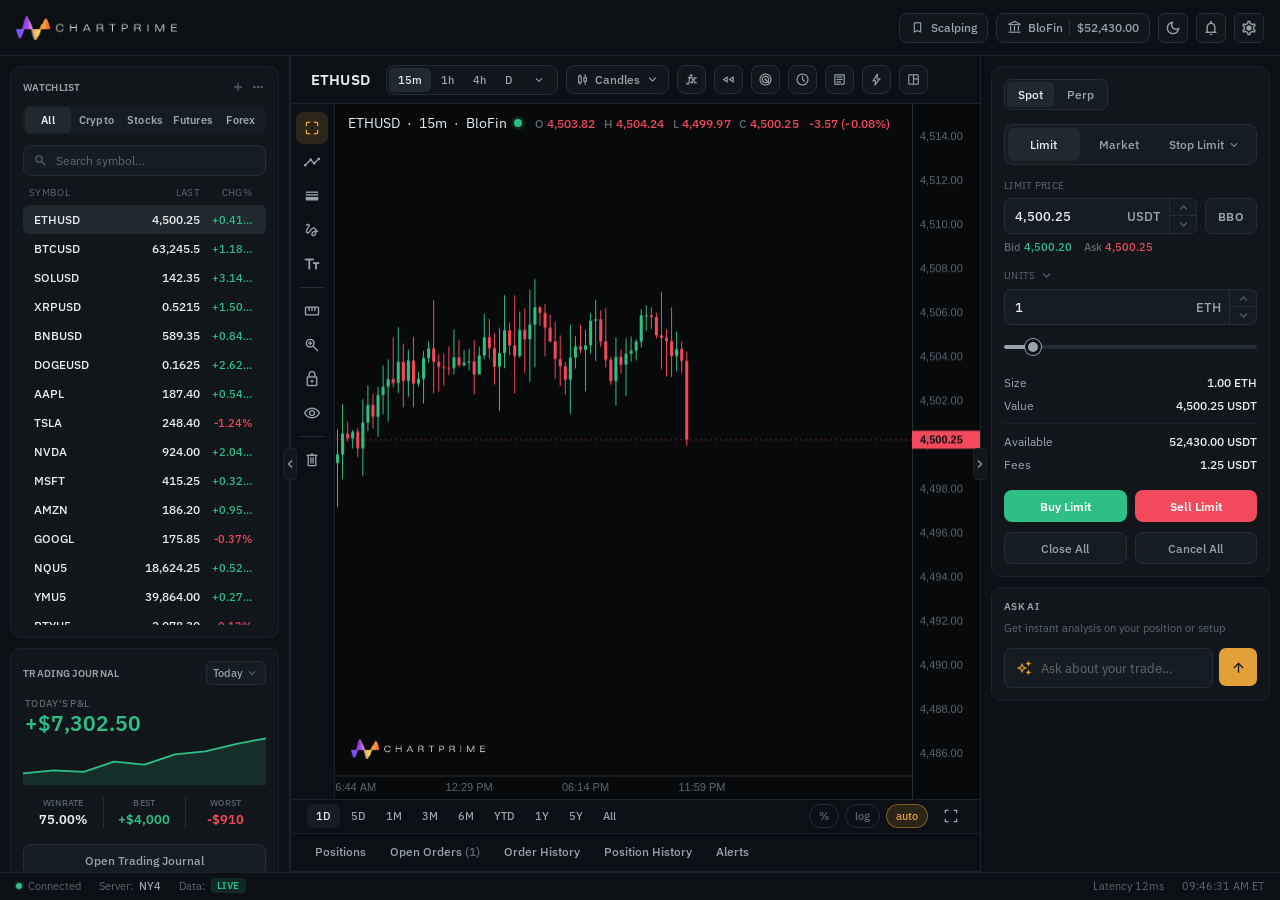
<file: index.html>
<!DOCTYPE html>
<html lang="en">

<head>
  <meta charset="UTF-8">
  <meta name="viewport" content="width=device-width, initial-scale=1.0">
  <title>Trading Terminal</title>
  <script src="js/theme-init.js?v=2"></script>
  <link rel="icon" type="image/png" href="assets/favicon.png">
  <link rel="preconnect" href="https://fonts.googleapis.com">
  <link rel="preconnect" href="https://fonts.gstatic.com" crossorigin>
  <link
    href="https://fonts.googleapis.com/css2?family=Space+Grotesk:wght@500;600;700&family=IBM+Plex+Sans:wght@400;500;600;700&family=Material+Symbols+Outlined:FILL@0..1"
    rel="stylesheet">

  <!-- ====== Styles (load order: tokens first, modals last) ====== -->
  <link rel="stylesheet" href="css/tokens.css?v=22">
  <link rel="stylesheet" href="css/topbar.css?v=14">
  <link rel="stylesheet" href="css/left-panel.css?v=19">
  <link rel="stylesheet" href="css/center-panel.css?v=30">
  <link rel="stylesheet" href="css/workspace.css?v=44">
  <link rel="stylesheet" href="css/right-panel.css?v=6">
  <link rel="stylesheet" href="css/quick-trade.css?v=32">
  <link rel="stylesheet" href="css/status-bar.css?v=3">
  <link rel="stylesheet" href="css/order-lines.css?v=78">
  <link rel="stylesheet" href="css/market-scanner.css?v=32">
  <link rel="stylesheet" href="css/indicators.css?v=31">
  <link rel="stylesheet" href="css/chart-settings.css?v=51">
  <link rel="stylesheet" href="css/trading-journal.css?v=6">
  <link rel="stylesheet" href="css/market-sessions.css?v=10">
  <link rel="stylesheet" href="css/quick-order.css?v=5">
  <link rel="stylesheet" href="css/venue.css?v=12">
</head>

<body>

  <div class="app">

    <!-- ===================== TOP BAR ===================== -->
    <header class="topbar">
      <div class="tb-logo-zone">
        <div class="tb-logo">
          <img class="tb-logo-dark" src="assets/logo-dark.png" alt="ChartPrime">
          <img class="tb-logo-light" src="assets/logo-light.png" alt="ChartPrime">
        </div>
      </div>

      <div class="tb-stats" style="display:none;" aria-hidden="true">
        <div class="stat">
          <span class="val hero" id="hdrLast">4,500.25</span>
          <span class="chg up" id="hdrChg">+18.25 (+0.41%)</span>
        </div>
        <div class="stat">
          <span class="lbl">Bid</span>
          <span class="val" id="hdrBid">4,500.00</span>
        </div>
        <div class="stat">
          <span class="lbl">Ask</span>
          <span class="val" id="hdrAsk">4,500.25</span>
        </div>
        <div class="stat">
          <span class="lbl">Day High</span>
          <span class="val" id="hdrDayHigh">4,505.75</span>
        </div>
        <div class="stat">
          <span class="lbl">Day Low</span>
          <span class="val" id="hdrDayLow">4,473.25</span>
        </div>
      </div>

      <div class="tb-right">
        <div class="tb-account pop-trigger" id="templatesSelectTrigger">
          <span class="material-symbols-outlined">bookmark</span>
          <span class="tb-account-name" id="templatesSelectName">Scalping</span>
        </div>
        <div class="tb-account pop-trigger" id="accountSelectTrigger">
          <span class="material-symbols-outlined">account_balance</span>
          <span class="tb-account-name" id="accountSelectName">BloFin</span>
          <span class="tb-account-balance" id="accountSelectBalance">$52,430.00</span>
        </div>
        <button class="ct-icon" id="themeToggleBtn" aria-label="Switch to light theme"
          data-tooltip="Switch to light theme"><span class="material-symbols-outlined"
            id="themeToggleIcon">dark_mode</span></button>
        <button class="ct-icon pop-trigger" id="alertsTrigger" data-tooltip="Alerts"><span
            class="material-symbols-outlined">notifications</span></button>
        <button class="ct-icon pop-trigger" id="settingsTrigger" data-tooltip="Settings"><span
            class="material-symbols-outlined">settings</span></button>
      </div>
    </header>

    <div class="pop-menu" id="templatesSelectMenu" style="width:260px;">
      <div class="pop-menu-label">Templates</div>
      <div id="templatesSelectList"></div>
      <div class="pop-sep"></div>
      <button class="pop-item add" id="templateSaveCurrent">
        <span class="pop-icon"><span class="material-symbols-outlined">add</span></span>
        <span class="pop-text"><span class="pt-title">Save as…</span></span>
      </button>
      <button class="pop-item" id="templateApplyDefaults">
        <span class="pop-icon"><span class="material-symbols-outlined">restart_alt</span></span>
        <span class="pop-text"><span class="pt-title">Apply Defaults</span></span>
      </button>
    </div>

    <div class="pop-menu" id="layoutPickerMenu" style="width:216px;">
      <div class="pop-menu-label">Chart Layout</div>
      <div class="layout-picker-grid">

        <button class="layout-option active" data-layout="Single">
          <svg viewBox="0 0 54 38" width="54" height="38">
            <rect x="1" y="1" width="52" height="36" rx="1" />
          </svg>
          <span class="layout-option-label">Single</span>
        </button>

        <button class="layout-option" data-layout="2 Columns">
          <svg viewBox="0 0 54 38" width="54" height="38">
            <rect x="1" y="1" width="25" height="36" rx="1" />
            <rect x="28" y="1" width="25" height="36" rx="1" />
          </svg>
          <span class="layout-option-label">2 Columns</span>
        </button>

        <button class="layout-option" data-layout="2 Rows">
          <svg viewBox="0 0 54 38" width="54" height="38">
            <rect x="1" y="1" width="52" height="17" rx="1" />
            <rect x="1" y="20" width="52" height="17" rx="1" />
          </svg>
          <span class="layout-option-label">2 Rows</span>
        </button>

        <button class="layout-option" data-layout="4 Grid">
          <svg viewBox="0 0 54 38" width="54" height="38">
            <rect x="1" y="1" width="25" height="17" rx="1" />
            <rect x="28" y="1" width="25" height="17" rx="1" />
            <rect x="1" y="20" width="25" height="17" rx="1" />
            <rect x="28" y="20" width="25" height="17" rx="1" />
          </svg>
          <span class="layout-option-label">4 Grid</span>
        </button>

        <button class="layout-option" data-layout="Large + 2">
          <svg viewBox="0 0 54 38" width="54" height="38">
            <rect x="1" y="1" width="33" height="36" rx="1" />
            <rect x="36" y="1" width="17" height="17" rx="1" />
            <rect x="36" y="20" width="17" height="17" rx="1" />
          </svg>
          <span class="layout-option-label">Large + 2</span>
        </button>

        <button class="layout-option" data-layout="2 + Large">
          <svg viewBox="0 0 54 38" width="54" height="38">
            <rect x="1" y="1" width="17" height="17" rx="1" />
            <rect x="1" y="20" width="17" height="17" rx="1" />
            <rect x="20" y="1" width="33" height="36" rx="1" />
          </svg>
          <span class="layout-option-label">2 + Large</span>
        </button>

        <button class="layout-option" data-layout="3 Columns">
          <svg viewBox="0 0 54 38" width="54" height="38">
            <rect x="1" y="1" width="15" height="36" rx="1" />
            <rect x="19" y="1" width="16" height="36" rx="1" />
            <rect x="38" y="1" width="15" height="36" rx="1" />
          </svg>
          <span class="layout-option-label">3 Columns</span>
        </button>

        <button class="layout-option" data-layout="Top + 2">
          <svg viewBox="0 0 54 38" width="54" height="38">
            <rect x="1" y="1" width="52" height="20" rx="1" />
            <rect x="1" y="23" width="25" height="14" rx="1" />
            <rect x="28" y="23" width="25" height="14" rx="1" />
          </svg>
          <span class="layout-option-label">Top + 2</span>
        </button>

        <button class="layout-option" data-layout="2 + Bottom">
          <svg viewBox="0 0 54 38" width="54" height="38">
            <rect x="1" y="1" width="25" height="14" rx="1" />
            <rect x="28" y="1" width="25" height="14" rx="1" />
            <rect x="1" y="17" width="52" height="20" rx="1" />
          </svg>
          <span class="layout-option-label">2 + Bottom</span>
        </button>

      </div>
    </div>

    <div class="pop-menu" id="templateSettingsMenu" style="width:300px; padding:14px;">
      <div class="modal-head">
        <span class="modal-title" id="templateSettingsTitle">Template Settings</span>
        <span class="modal-close" id="templateSettingsClose"><span class="material-symbols-outlined">close</span></span>
      </div>
      <label class="modal-label">Template Name</label>
      <input type="text" class="tpl-name-input" id="templateSettingsName" maxlength="40"
        placeholder="e.g. Breakout Setup">
      <div class="tpl-opts-head">
        <label class="modal-label" style="margin:0;">Save with this template</label>
        <button type="button" class="tpl-opts-all" id="templateSettingsSelectAll">Select all</button>
      </div>
      <div id="templateSettingsOptions"></div>
      <div class="modal-actions">
        <button type="button" class="btn-cancel" id="templateSettingsCancel">Cancel</button>
        <button type="button" class="btn-save" id="templateSettingsSave">Save</button>
      </div>
    </div>

    <div class="pop-menu" id="accountSelectMenu" style="width:250px;">
      <div class="pop-menu-label">Accounts</div>
      <div id="accountSelectList"></div>
      <div class="pop-sep"></div>
      <button class="pop-item account-connect-item" id="accountConnectNew">
        <span class="pop-icon"><span class="material-symbols-outlined">add</span></span>
        <span class="pop-text"><span class="pt-title">Connect New Account</span></span>
      </button>
    </div>

    <div class="pop-menu" id="alertsTopbarMenu" style="width:220px;">
      <div class="pop-menu-label">Alerts</div>
      <div class="alerts-empty">No alerts</div>
    </div>

    <!-- ===================== CHART SETTINGS MODAL ===================== -->
    <div class="cs-backdrop" id="chartSettingsBackdrop">
      <div class="cs-modal">
        <div class="cs-titlebar">
          <span class="cs-title">Settings</span>
          <span class="cs-close" id="csCloseBtn"><span class="material-symbols-outlined">close</span></span>
        </div>
        <div class="cs-body">
          <nav class="cs-sidebar">
            <div class="cs-search">
              <span class="material-symbols-outlined">search</span>
              <input type="text" id="csSearchInput" placeholder="Search settings">
              <span class="cs-kbd">⌘K</span>
            </div>

            <!-- Search results replace the nav groups below while a query is active. Rows are
                 injected by the settings search in js/app.js. -->
            <div class="cs-results" id="csSearchResults"></div>

            <div class="cs-nav-group">
              <div class="cs-nav-label">General</div>
              <button class="cs-nav-item" data-cs-tab="general"><span
                  class="material-symbols-outlined">tune</span>General</button>
              <button class="cs-nav-item" data-cs-tab="chart"><span
                  class="material-symbols-outlined">show_chart</span>Chart</button>
              <button class="cs-nav-item" data-cs-tab="alerts"><span
                  class="material-symbols-outlined">notifications</span>Alerts</button>
              <button class="cs-nav-item" data-cs-tab="news"><span
                  class="material-symbols-outlined">newspaper</span>News & Events</button>
            </div>

            <div class="cs-nav-group">
              <div class="cs-nav-label">Trading</div>
              <button class="cs-nav-item" data-cs-tab="trademgmt"><span
                  class="material-symbols-outlined">show_chart</span>Trade Defaults</button>
              <button class="cs-nav-item" data-cs-tab="broker"><span
                  class="material-symbols-outlined">account_balance</span>Broker Connections</button>
              <button class="cs-nav-item" data-cs-tab="marketdata"><span
                  class="material-symbols-outlined">monitoring</span>Market Data</button>
              <button class="cs-nav-item" data-cs-tab="webhooks"><span
                  class="material-symbols-outlined">webhook</span>Webhooks</button>
            </div>

            <div class="cs-nav-group">
              <div class="cs-nav-label">Account</div>
              <button class="cs-nav-item" data-cs-tab="myaccount"><span
                  class="material-symbols-outlined">person</span>My Account</button>
              <button class="cs-nav-item" data-cs-tab="security"><span
                  class="material-symbols-outlined">security</span>Security</button>
              <button class="cs-nav-item" data-cs-tab="plans"><span
                  class="material-symbols-outlined">workspace_premium</span>Plans &amp; Pricing</button>
              <button class="cs-nav-item" data-cs-tab="remotesync"><span
                  class="material-symbols-outlined">cloud_sync</span>Cloud &amp; Sync</button>
            </div>

          </nav>

          <div class="cs-content">

            <div class="cs-pane" data-cs-pane="general">
              <div class="cs-pane-head">
                <h2>General</h2>
                <p>Configure global preferences and startup behavior.</p>
              </div>

              <div class="cs-grid">
                <div class="cs-col">

                  <div class="cs-card">
                    <div class="cs-card-head">
                      <span class="cs-card-title">Localization</span>
                    </div>
                    <div class="cs-fields-row">
                      <div class="cs-field">
                        <label>Language</label>
                        <div class="select-input pop-trigger cs-dd-trigger" data-target="csLanguage"><span
                            class="cs-select-label">English</span><span
                            class="material-symbols-outlined">expand_more</span></div><select id="csLanguage"
                          style="display:none;">
                          <option value="en" selected>English</option>
                          <option value="es">Spanish</option>
                          <option value="fr">French</option>
                          <option value="de">German</option>
                          <option value="ja">Japanese</option>
                        </select>
                      </div>
                      <div class="cs-field">
                        <label>Time Zone</label>
                        <div class="select-input pop-trigger cs-dd-trigger" data-target="csGenTimeZone"><span
                            class="cs-select-label">Auto Detect</span><span
                            class="material-symbols-outlined">expand_more</span></div><select id="csGenTimeZone"
                          style="display:none;">
                          <option value="auto" selected>Auto Detect</option>
                          <option value="exchange">Exchange Time</option>
                          <option value="utc">UTC</option>
                          <option value="local">Local</option>
                        </select>
                      </div>
                    </div>
                    <div class="cs-fields-row">
                      <div class="cs-field">
                        <label>Date Format</label>
                        <div class="select-input pop-trigger cs-dd-trigger" data-target="csDateFormat"><span
                            class="cs-select-label">MM/DD/YYYY</span><span
                            class="material-symbols-outlined">expand_more</span></div><select id="csDateFormat"
                          style="display:none;">
                          <option value="mdy" selected>MM/DD/YYYY</option>
                          <option value="dmy">DD/MM/YYYY</option>
                          <option value="ymd">YYYY-MM-DD</option>
                        </select>
                      </div>
                      <div class="cs-field">
                        <label>Time Format</label>
                        <div class="cs-segmented" id="csTimeFormatGroup" style="margin-bottom:0;">
                          <button type="button" class="cs-seg-btn active" data-mode="12h">12 Hour</button>
                          <button type="button" class="cs-seg-btn" data-mode="24h">24 Hour</button>
                        </div>
                      </div>
                    </div>
                  </div>

                  <div class="cs-card">
                    <div class="cs-card-head">
                      <span class="cs-card-title">Startup</span>
                    </div>
                    <div class="cs-field">
                      <label>Startup Mode</label>
                      <div class="cs-radio-group" id="csStartupModeGroup">
                        <div class="cs-radio-row active" data-startup="restore">
                          <span class="cs-radio-dot"></span>
                          <span class="cs-radio-text">
                            <span class="cs-radio-title">Restore Previous Session</span>
                            <span class="cs-radio-desc">Restore open charts, selected symbols, watchlists, and panel
                              state from your previous session.</span>
                          </span>
                        </div>
                        <div class="cs-radio-row" data-startup="template">
                          <span class="cs-radio-dot"></span>
                          <span class="cs-radio-text">
                            <span class="cs-radio-title">Open Default Template</span>
                            <span class="cs-radio-desc">Open the template you select below each time you start.</span>
                          </span>
                        </div>
                      </div>
                    </div>
                    <div class="cs-switch-row" id="csReconnectBroker">
                      <span class="cs-switch-text">
                        <span class="cs-switch-title">Reconnect Broker Automatically</span>
                        <span class="cs-switch-desc">Automatically reconnect to your broker on startup.</span>
                      </span>
                      <button type="button" class="ui-toggle" aria-label="Toggle Reconnect Broker Automatically"><span
                          class="ui-toggle-track"><span class="ui-toggle-thumb"></span></span></button>
                    </div>
                    <div class="cs-switch-row" id="csReconnectMarketData">
                      <span class="cs-switch-text">
                        <span class="cs-switch-title">Reconnect Market Data Automatically</span>
                        <span class="cs-switch-desc">Automatically reconnect to your market data services on
                          startup.</span>
                      </span>
                      <button type="button" class="ui-toggle"
                        aria-label="Toggle Reconnect Market Data Automatically"><span class="ui-toggle-track"><span
                            class="ui-toggle-thumb"></span></span></button>
                    </div>
                  </div>

                </div>

                <div class="cs-col">

                  <div class="cs-card">
                    <div class="cs-card-head">
                      <span class="cs-card-title">Templates</span>
                    </div>
                    <div class="cs-switch-row active" id="csAutoSaveTemplates">
                      <span class="cs-switch-text">
                        <span class="cs-switch-title">Auto Save Templates</span>
                        <span class="cs-switch-desc">Automatically save your template changes.</span>
                      </span>
                      <button type="button" class="ui-toggle" aria-label="Toggle Auto Save Templates"><span
                          class="ui-toggle-track"><span class="ui-toggle-thumb"></span></span></button>
                    </div>
                    <div class="cs-switch-row active" id="csSyncTemplates">
                      <span class="cs-switch-text">
                        <span class="cs-switch-title">Sync Templates Across Devices</span>
                        <span class="cs-switch-desc">Keep your templates in sync across all your devices.</span>
                      </span>
                      <button type="button" class="ui-toggle" aria-label="Toggle Sync Templates Across Devices"><span
                          class="ui-toggle-track"><span class="ui-toggle-thumb"></span></span></button>
                    </div>
                    <div class="cs-switch-row active" id="csRememberPresets">
                      <span class="cs-switch-text">
                        <span class="cs-switch-title">Remember Indicator Presets</span>
                        <span class="cs-switch-desc">Restore your custom indicator presets on startup.</span>
                      </span>
                      <button type="button" class="ui-toggle" aria-label="Toggle Remember Indicator Presets"><span
                          class="ui-toggle-track"><span class="ui-toggle-thumb"></span></span></button>
                    </div>
                  </div>

                  <div class="cs-card">
                    <div class="cs-card-head">
                      <span class="cs-card-title">Confirmations</span>
                    </div>
                    <div class="cs-switch-row active" id="csConfirmMarketOrders">
                      <span class="cs-switch-text">
                        <span class="cs-switch-title">Confirm Orders</span>
                        <span class="cs-switch-desc">Show a confirmation popup before placing any order.</span>
                      </span>
                      <button type="button" class="ui-toggle" aria-label="Toggle Confirm Orders"><span
                          class="ui-toggle-track"><span class="ui-toggle-thumb"></span></span></button>
                    </div>
                    <div class="cs-switch-row active" id="csConfirmFlatten">
                      <span class="cs-switch-text">
                        <span class="cs-switch-title">Confirm Close All</span>
                        <span class="cs-switch-desc">Show confirmation before closing all orders.</span>
                      </span>
                      <button type="button" class="ui-toggle" aria-label="Toggle Confirm Flatten All Positions"><span
                          class="ui-toggle-track"><span class="ui-toggle-thumb"></span></span></button>
                    </div>
                    <div class="cs-switch-row active" id="csConfirmCancelAll">
                      <span class="cs-switch-text">
                        <span class="cs-switch-title">Confirm Cancel All Orders</span>
                        <span class="cs-switch-desc">Show confirmation before canceling all orders.</span>
                      </span>
                      <button type="button" class="ui-toggle" aria-label="Toggle Confirm Cancel All Orders"><span
                          class="ui-toggle-track"><span class="ui-toggle-thumb"></span></span></button>
                    </div>
                    <div class="cs-switch-row active" id="csConfirmReverse">
                      <span class="cs-switch-text">
                        <span class="cs-switch-title">Confirm Flip / Reverse</span>
                        <span class="cs-switch-desc">Show confirmation before flipping an order's direction or
                          reversing a position.</span>
                      </span>
                      <button type="button" class="ui-toggle" aria-label="Toggle Confirm Flip / Reverse"><span
                          class="ui-toggle-track"><span class="ui-toggle-thumb"></span></span></button>
                    </div>
                  </div>
                  <div class="cs-card">
                    <div class="cs-card-head">
                      <span class="cs-card-title">Position Mode</span>
                    </div>
                    <!-- Position mode (crypto): One-way blocks holding both directions at once; Hedge lets a
                         long and a short on the same symbol coexist. Also reachable from the one-way block
                         popup's "Enable Hedge Mode" button, which routes through the same setter. -->
                    <div class="cs-field">
                      <label>Mode (Crypto)</label>
                      <div class="cs-segmented" id="csHedgeModeGroup" style="margin-bottom:0;">
                        <button type="button" class="cs-seg-btn active" data-hedge="off">One-way</button>
                        <button type="button" class="cs-seg-btn" data-hedge="on">Hedge</button>
                      </div>
                      <span class="cs-field-hint">One-way holds a single direction per symbol — opening an opposing
                        trade is blocked. Hedge lets a long and a short on the same symbol coexist.</span>
                    </div>
                  </div>

                </div>
              </div>
            </div>

            <div class="cs-pane" data-cs-pane="chart">
              <div class="cs-pane-head">
                <h2>Chart</h2>
                <p>Customize the appearance, behavior and overlays of your charts.</p>
              </div>

              <div class="cs-grid">
                <div class="cs-col">

                  <div class="cs-card">
                    <div class="cs-card-head">
                      <span class="cs-card-title">Candles</span>
                    </div>
                    <div class="cs-field" style="margin-bottom:14px;">
                      <label>Chart Type</label>
                      <div class="select-input pop-trigger cs-dd-trigger" data-target="csChartCandleType"><span
                          class="cs-select-label">Candles</span><span
                          class="material-symbols-outlined">expand_more</span></div><select id="csChartCandleType"
                        style="display:none;">
                        <option value="Candles" selected>Candles</option>
                        <option value="Heikin Ashi">Heikin Ashi</option>
                        <option value="Bars (OHLC)">Bars (OHLC)</option>
                        <option value="Line (Close)">Line (Close)</option>
                        <option value="Area">Area</option>
                      </select>
                    </div>
                    <div class="cs-fields-row" style="margin-bottom:0;">
                      <div class="cs-field">
                        <label>Bullish Color</label>
                        <div class="select-input pop-trigger" id="csBullColorTrigger"><span class="cs-color-swatch"
                            id="csBullColorSwatch" style="background:var(--long);"></span><span class="cs-color-name"
                            id="csBullColorName">Green</span><span class="material-symbols-outlined">expand_more</span>
                        </div>
                      </div>
                      <div class="cs-field">
                        <label>Bearish Color</label>
                        <div class="select-input pop-trigger" id="csBearColorTrigger"><span class="cs-color-swatch"
                            id="csBearColorSwatch" style="background:var(--short);"></span><span class="cs-color-name"
                            id="csBearColorName">Red</span><span class="material-symbols-outlined">expand_more</span>
                        </div>
                      </div>
                    </div>
                  </div>

                  <div class="cs-card">
                    <div class="cs-card-head">
                      <span class="cs-card-title">Sessions</span>
                    </div>
                    <div class="cs-field" style="margin-bottom:14px;">
                      <label>Time Zone</label>
                      <div class="select-input pop-trigger cs-dd-trigger" data-target="csChartTimeZone"><span
                          class="cs-select-label">Exchange Time</span><span
                          class="material-symbols-outlined">expand_more</span></div><select id="csChartTimeZone"
                        style="display:none;">
                        <option value="exchange" selected>Exchange Time</option>
                        <option value="utc">UTC</option>
                        <option value="local">Local</option>
                        <option value="auto">Auto Detect</option>
                      </select>
                    </div>
                    <div class="cs-switch-row active" id="csSessionBreaks">
                      <span class="cs-switch-text">
                        <span class="cs-switch-title">Session Breaks</span>
                        <span class="cs-switch-desc">Show session breaks on intraday charts.</span>
                      </span>
                      <button type="button" class="ui-toggle" aria-label="Toggle Session Breaks"><span
                          class="ui-toggle-track"><span class="ui-toggle-thumb"></span></span></button>
                    </div>
                    <div class="cs-switch-row" id="csExtendedHours">
                      <span class="cs-switch-text">
                        <span class="cs-switch-title">Extended Hours</span>
                        <span class="cs-switch-desc">Show pre-market and after-hours data.</span>
                      </span>
                      <button type="button" class="ui-toggle" aria-label="Toggle Extended Hours"><span
                          class="ui-toggle-track"><span class="ui-toggle-thumb"></span></span></button>
                    </div>
                  </div>

                </div>

                <div class="cs-col">

                  <div class="cs-card">
                    <div class="cs-card-head">
                      <span class="cs-card-title">Display</span>
                    </div>
                    <div class="cs-switch-row active" id="csShowGridLines">
                      <span class="cs-switch-text">
                        <span class="cs-switch-title">Grid Lines</span>
                        <span class="cs-switch-desc">Show grid lines on the chart.</span>
                      </span>
                      <button type="button" class="ui-toggle" aria-label="Toggle Grid Lines"><span
                          class="ui-toggle-track"><span class="ui-toggle-thumb"></span></span></button>
                    </div>
                    <div class="cs-switch-row active" id="csShowCrosshair">
                      <span class="cs-switch-text">
                        <span class="cs-switch-title">Crosshair</span>
                        <span class="cs-switch-desc">Show crosshair on chart.</span>
                      </span>
                      <button type="button" class="ui-toggle" aria-label="Toggle Crosshair"><span
                          class="ui-toggle-track"><span class="ui-toggle-thumb"></span></span></button>
                    </div>
                    <div class="cs-switch-row active" id="csShowPriceLine">
                      <span class="cs-switch-text">
                        <span class="cs-switch-title">Price Line</span>
                        <span class="cs-switch-desc">Show last price line.</span>
                      </span>
                      <button type="button" class="ui-toggle" aria-label="Toggle Price Line"><span
                          class="ui-toggle-track"><span class="ui-toggle-thumb"></span></span></button>
                    </div>
                    <div class="cs-switch-row active" id="csShowLastPriceLabel">
                      <span class="cs-switch-text">
                        <span class="cs-switch-title">Last Price Label</span>
                        <span class="cs-switch-desc">Show price label on the right axis.</span>
                      </span>
                      <button type="button" class="ui-toggle" aria-label="Toggle Last Price Label"><span
                          class="ui-toggle-track"><span class="ui-toggle-thumb"></span></span></button>
                    </div>
                    <div class="cs-switch-row active" id="csAutoScale">
                      <span class="cs-switch-text">
                        <span class="cs-switch-title">Auto Scale</span>
                        <span class="cs-switch-desc">Automatically fit data to the screen.</span>
                      </span>
                      <button type="button" class="ui-toggle" aria-label="Toggle Auto Scale"><span
                          class="ui-toggle-track"><span class="ui-toggle-thumb"></span></span></button>
                    </div>
                    <div class="cs-field" style="margin-top:4px;margin-bottom:0;">
                      <label>Scale Position</label>
                      <div class="cs-segmented" id="csScalePositionGroup" style="margin-bottom:0;">
                        <button type="button" class="cs-seg-btn" data-mode="left">Left</button>
                        <button type="button" class="cs-seg-btn active" data-mode="right">Right</button>
                      </div>
                    </div>
                  </div>

                  <div class="cs-card">
                    <div class="cs-card-head">
                      <span class="cs-card-title">Trading Overlay</span>
                    </div>
                    <div class="cs-switch-row active" id="csShowOpenPositions">
                      <span class="cs-switch-text">
                        <span class="cs-switch-title">Show Open Positions</span>
                        <span class="cs-switch-desc">Display your open positions on chart.</span>
                      </span>
                      <button type="button" class="ui-toggle" aria-label="Toggle Show Open Positions"><span
                          class="ui-toggle-track"><span class="ui-toggle-thumb"></span></span></button>
                    </div>
                    <div class="cs-switch-row active" id="csShowWorkingOrders">
                      <span class="cs-switch-text">
                        <span class="cs-switch-title">Show Working Orders</span>
                        <span class="cs-switch-desc">Display working orders on chart.</span>
                      </span>
                      <button type="button" class="ui-toggle" aria-label="Toggle Show Working Orders"><span
                          class="ui-toggle-track"><span class="ui-toggle-thumb"></span></span></button>
                    </div>
                    <div class="cs-switch-row active" id="csShowTpSlLevels">
                      <span class="cs-switch-text">
                        <span class="cs-switch-title">Show TP/SL Levels</span>
                        <span class="cs-switch-desc">Display take profit and stop loss levels.</span>
                      </span>
                      <button type="button" class="ui-toggle" aria-label="Toggle Show TP/SL Levels"><span
                          class="ui-toggle-track"><span class="ui-toggle-thumb"></span></span></button>
                    </div>
                    <div class="cs-switch-row active" id="csShowRiskBox">
                      <span class="cs-switch-text">
                        <span class="cs-switch-title">Show Risk Box</span>
                        <span class="cs-switch-desc">Display risk/reward box on new orders.</span>
                      </span>
                      <button type="button" class="ui-toggle" aria-label="Toggle Show Risk Box"><span
                          class="ui-toggle-track"><span class="ui-toggle-thumb"></span></span></button>
                    </div>
                    <div class="cs-switch-row active" id="csShowEntryLabels">
                      <span class="cs-switch-text">
                        <span class="cs-switch-title">Show Entry Labels</span>
                        <span class="cs-switch-desc">Display entry price labels on filled orders.</span>
                      </span>
                      <button type="button" class="ui-toggle" aria-label="Toggle Show Entry Labels"><span
                          class="ui-toggle-track"><span class="ui-toggle-thumb"></span></span></button>
                    </div>
                    <div class="cs-switch-row active" id="csShowPositionLabels">
                      <span class="cs-switch-text">
                        <span class="cs-switch-title">Show Position Labels</span>
                        <span class="cs-switch-desc">Display position labels with P&amp;L.</span>
                      </span>
                      <button type="button" class="ui-toggle" aria-label="Toggle Show Position Labels"><span
                          class="ui-toggle-track"><span class="ui-toggle-thumb"></span></span></button>
                    </div>
                    <div class="cs-switch-row" id="csShowBreakevenLine">
                      <span class="cs-switch-text">
                        <span class="cs-switch-title">Breakeven Price</span>
                        <span class="cs-switch-desc">Displays a line on the chart marking the price where your position
                          breaks even. It adjusts dynamically based on the exchange's trading fee.</span>
                      </span>
                      <button type="button" class="ui-toggle" aria-label="Toggle Breakeven Price"><span
                          class="ui-toggle-track"><span class="ui-toggle-thumb"></span></span></button>
                    </div>
                  </div>

                </div>
              </div>
            </div>
            <div class="cs-pane" data-cs-pane="alerts">
              <div class="cs-pane-head">
                <h2>Alerts</h2>
                <p>Configure how and when you receive notifications.</p>
              </div>

              <div class="cs-grid">
                <div class="cs-col">

                  <div class="cs-card">
                    <div class="cs-card-head">
                      <span class="cs-card-title">Notifications</span>
                    </div>
                    <div class="cs-switch-row active" id="alertDesktopNotif">
                      <span class="cs-notif-left">
                        <span class="material-symbols-outlined cs-notif-icon">notifications</span>
                        <span class="cs-switch-title">Desktop Notifications</span>
                      </span>
                      <button type="button" class="ui-toggle" aria-label="Toggle Desktop Notifications"><span
                          class="ui-toggle-track"><span class="ui-toggle-thumb"></span></span></button>
                    </div>
                    <div class="cs-switch-row active" id="alertSoundToggle">
                      <span class="cs-notif-left">
                        <span class="material-symbols-outlined cs-notif-icon">volume_up</span>
                        <span class="cs-switch-title">Sound</span>
                      </span>
                      <button type="button" class="ui-toggle" aria-label="Toggle Sound"><span
                          class="ui-toggle-track"><span class="ui-toggle-thumb"></span></span></button>
                    </div>
                    <div class="cs-switch-row" id="alertEmailToggle">
                      <span class="cs-notif-left">
                        <span class="material-symbols-outlined cs-notif-icon">mail</span>
                        <span class="cs-switch-title">Email Notifications</span>
                      </span>
                      <button type="button" class="ui-toggle" aria-label="Toggle Email Notifications"><span
                          class="ui-toggle-track"><span class="ui-toggle-thumb"></span></span></button>
                    </div>
                    <div class="cs-switch-row" id="alertMobilePush">
                      <span class="cs-notif-left">
                        <span class="material-symbols-outlined cs-notif-icon">smartphone</span>
                        <span class="cs-switch-title">Mobile Push <span class="cs-coming-soon">Coming Soon</span></span>
                      </span>
                      <button type="button" class="ui-toggle" aria-label="Toggle Mobile Push" disabled><span
                          class="ui-toggle-track"><span class="ui-toggle-thumb"></span></span></button>
                    </div>
                  </div>

                  <div class="cs-card">
                    <div class="cs-card-head">
                      <span class="cs-card-title">Behavior</span>
                    </div>
                    <label class="cs-checkbox-row">
                      <span class="chk-box checked" id="alertShowPopup"><span
                          class="material-symbols-outlined">check</span></span>
                      Show popup when alert triggers
                    </label>
                    <label class="cs-checkbox-row">
                      <span class="chk-box checked" id="alertHighlightChart"><span
                          class="material-symbols-outlined">check</span></span>
                      Highlight alert on chart
                    </label>
                    <label class="cs-checkbox-row">
                      <span class="chk-box checked" id="alertOncePerCandle"><span
                          class="material-symbols-outlined">check</span></span>
                      Only trigger once per candle
                    </label>
                  </div>

                </div>
                <div class="cs-col">

                  <div class="cs-card">
                    <div class="cs-card-head">
                      <span class="cs-card-title">Sound</span>
                    </div>
                    <div class="cs-field" style="margin-bottom:14px;">
                      <label>Default Sound</label>
                      <div class="select-input pop-trigger cs-dd-trigger" data-target="alertSoundType"><span
                          class="cs-select-label">Bell</span><span class="material-symbols-outlined">expand_more</span>
                      </div>
                      <select id="alertSoundType" style="display:none;">
                        <option value="bell" selected>Bell</option>
                        <option value="chime">Chime</option>
                        <option value="beep">Beep</option>
                        <option value="ding">Ding</option>
                        <option value="none">None</option>
                      </select>
                    </div>
                    <div class="cs-field">
                      <label>Volume</label>
                      <div class="cs-volume-row">
                        <div class="range-slider-wrap">
                          <div class="range-slider-track"></div>
                          <input type="range" class="range-slider" id="alertVolume" min="0" max="100" value="70">
                        </div>
                        <span class="cs-volume-value" id="alertVolumeValue">70%</span>
                      </div>
                    </div>
                  </div>

                  <div class="cs-card">
                    <div class="cs-card-head">
                      <span class="cs-card-title">Email Notifications</span>
                    </div>
                    <p class="cs-helper">Email address used for alert notifications when email delivery is enabled.</p>
                    <div class="cs-email-input-row">
                      <input type="email" class="cs-text-input cs-email-inactive" id="alertEmailDisplay"
                        placeholder="you@example.com" value="you@example.com">
                      <button type="button" class="cs-email-save-btn" id="alertEmailSave">Update</button>
                    </div>
                  </div>

                </div>
              </div>
            </div>
            <div class="cs-pane" data-cs-pane="news">
              <div class="cs-pane-head">
                <h2>News & Events</h2>
                <p>Control which news and events appear on the chart and how they are displayed.</p>
              </div>

              <div class="cs-grid">
                <div class="cs-col">

                  <div class="cs-card">
                    <div class="cs-card-head">
                      <span class="cs-card-title">What to Show</span>
                    </div>

                    <div class="cs-field" style="margin-bottom:14px;">
                      <label>Catalyst Scope</label>
                      <div class="cs-radio-group" id="csNewsScopeGroup">
                        <div class="cs-radio-row active" data-mode="both">
                          <span class="cs-radio-dot"></span>
                          <span class="cs-radio-text">
                            <span class="cs-radio-title">Asset-Specific & Global</span>
                            <span class="cs-radio-desc">Show news for the selected asset alongside broader market
                              catalysts.</span>
                          </span>
                        </div>
                        <div class="cs-radio-row" data-mode="asset">
                          <span class="cs-radio-dot"></span>
                          <span class="cs-radio-text">
                            <span class="cs-radio-title">Asset-Specific Only</span>
                            <span class="cs-radio-desc">Only news and events directly related to the selected
                              asset.</span>
                          </span>
                        </div>
                        <div class="cs-radio-row" data-mode="global">
                          <span class="cs-radio-dot"></span>
                          <span class="cs-radio-text">
                            <span class="cs-radio-title">Global Market Only</span>
                            <span class="cs-radio-desc">Only broader market events and catalysts that may impact
                              multiple assets.</span>
                          </span>
                        </div>
                      </div>
                    </div>

                    <div class="cs-field" style="margin-bottom:14px;">
                      <label>Event Types</label>
                      <label class="cs-checkbox-row">
                        <span class="chk-box checked" id="csNewsTypeNews"><span
                            class="material-symbols-outlined">check</span></span>
                        News
                      </label>
                      <label class="cs-checkbox-row">
                        <span class="chk-box checked" id="csNewsTypeSocial"><span
                            class="material-symbols-outlined">check</span></span>
                        Social Media (e.g. Tweets)
                      </label>
                      <label class="cs-checkbox-row">
                        <span class="chk-box checked" id="csNewsTypeGeo"><span
                            class="material-symbols-outlined">check</span></span>
                        Geopolitical Events
                      </label>
                      <label class="cs-checkbox-row">
                        <span class="chk-box checked" id="csNewsTypeCorp"><span
                            class="material-symbols-outlined">check</span></span>
                        Corporate News
                      </label>
                    </div>

                    <div class="cs-field" style="margin-bottom:14px;">
                      <label>Importance</label>
                      <label class="cs-checkbox-row">
                        <span class="chk-box checked" id="csNewsImpHigh"><span
                            class="material-symbols-outlined">check</span></span>
                        High — major market-moving events
                      </label>
                      <label class="cs-checkbox-row">
                        <span class="chk-box checked" id="csNewsImpMedium"><span
                            class="material-symbols-outlined">check</span></span>
                        Medium — moderate market impact
                      </label>
                      <label class="cs-checkbox-row">
                        <span class="chk-box checked" id="csNewsImpLow"><span
                            class="material-symbols-outlined">check</span></span>
                        Low — limited market impact
                      </label>
                    </div>

                    <div class="cs-field" style="margin-bottom:0;">
                      <label>Sentiment Filter</label>
                      <div class="cs-radio-group" id="csNewsSentimentGroup">
                        <div class="cs-radio-row active" data-mode="all">
                          <span class="cs-radio-dot"></span>
                          <span class="cs-radio-text"><span class="cs-radio-title">All</span></span>
                        </div>
                        <div class="cs-radio-row" data-mode="bullish">
                          <span class="cs-radio-dot"></span>
                          <span class="cs-radio-text"><span class="cs-radio-title">Bullish Only</span></span>
                        </div>
                        <div class="cs-radio-row" data-mode="bearish">
                          <span class="cs-radio-dot"></span>
                          <span class="cs-radio-text"><span class="cs-radio-title">Bearish Only</span></span>
                        </div>
                      </div>
                    </div>
                  </div>

                </div>
                <div class="cs-col">

                  <div class="cs-card">
                    <div class="cs-card-head">
                      <span class="cs-card-title">Time Window</span>
                    </div>

                    <div class="cs-field" style="margin-bottom:0;">
                      <label>Time Range</label>
                      <div class="select-input pop-trigger cs-dd-trigger" data-target="csNewsTimeRange"><span
                          class="cs-select-label">All Time</span><span
                          class="material-symbols-outlined">expand_more</span></div>
                      <select id="csNewsTimeRange" style="display:none;">
                        <option value="6h">Last 6 Hours</option>
                        <option value="24h">Last 24 Hours</option>
                        <option value="3d">Last 3 Days</option>
                        <option value="7d">Last 7 Days</option>
                        <option value="all" selected>All Time</option>
                      </select>
                    </div>

                    <div class="cs-switch-row cs-switch-row--divided active" id="csNewsShowPast">
                      <span class="cs-switch-text">
                        <span class="cs-switch-title">Show Past Events</span>
                        <span class="cs-switch-desc">Display historical news markers on past candles.</span>
                      </span>
                      <button type="button" class="ui-toggle" aria-label="Toggle Show Past Events"><span
                          class="ui-toggle-track"><span class="ui-toggle-thumb"></span></span></button>
                    </div>
                    <div class="cs-switch-row active" id="csNewsShowUpcoming">
                      <span class="cs-switch-text">
                        <span class="cs-switch-title">Show Upcoming Events</span>
                        <span class="cs-switch-desc">Display scheduled future events such as FOMC.</span>
                      </span>
                      <button type="button" class="ui-toggle" aria-label="Toggle Show Upcoming Events"><span
                          class="ui-toggle-track"><span class="ui-toggle-thumb"></span></span></button>
                    </div>
                  </div>

                  <div class="cs-card">
                    <div class="cs-card-head">
                      <span class="cs-card-title">Chart Display</span>
                    </div>

                    <div class="cs-field" style="margin-bottom:14px;">
                      <label>Marker Position</label>
                      <div class="cs-radio-group" id="csNewsPositionGroup">
                        <div class="cs-radio-row active" data-mode="by-sentiment">
                          <span class="cs-radio-dot"></span>
                          <span class="cs-radio-text"><span class="cs-radio-title">By Sentiment</span></span>
                        </div>
                        <div class="cs-radio-row" data-mode="always-above">
                          <span class="cs-radio-dot"></span>
                          <span class="cs-radio-text"><span class="cs-radio-title">Above Candles</span></span>
                        </div>
                        <div class="cs-radio-row" data-mode="always-below">
                          <span class="cs-radio-dot"></span>
                          <span class="cs-radio-text"><span class="cs-radio-title">Below Candles</span></span>
                        </div>
                        <div class="cs-radio-row" data-mode="bottom">
                          <span class="cs-radio-dot"></span>
                          <span class="cs-radio-text"><span class="cs-radio-title">Bottom of Chart</span></span>
                        </div>
                      </div>
                    </div>

                    <div class="cs-field" style="margin-bottom:0;">
                      <label>Max Events on Chart</label>
                      <div class="price-stepper cs-price-stepper">
                        <input type="text" id="csNewsMaxEvents" value="20" data-step="1">
                        <div class="price-stepper-arrows">
                          <button type="button" class="ps-up" data-target="csNewsMaxEvents"><span
                              class="material-symbols-outlined">keyboard_arrow_up</span></button>
                          <button type="button" class="ps-down" data-target="csNewsMaxEvents"><span
                              class="material-symbols-outlined">keyboard_arrow_down</span></button>
                        </div>
                      </div>
                    </div>
                  </div>

                </div>
              </div>
            </div>

            <div class="cs-pane active" data-cs-pane="trademgmt">
              <div class="cs-pane-head">
                <h2>Trade Defaults</h2>
                <p> Default sizing, order type, TP/SL, and trade management for your trades.</p>
              </div>

              <div class="cs-grid">
                <div class="cs-col">

                  <div class="cs-card">
                    <div class="cs-card-head">
                      <span class="cs-card-title">Default Size</span>
                    </div>
                    <div class="cs-fields-row cs-fields-row--single">
                      <div class="cs-field">
                        <label>Position Sizing</label>
                        <div class="cs-radio-group" id="pdSizingMethodGroup">
                          <div class="cs-radio-row active" data-sizing="quantity">
                            <span class="cs-radio-dot"></span>
                            <span class="cs-radio-text">
                              <span class="cs-radio-title">Units</span>
                            </span>
                          </div>
                          <div class="cs-radio-row" data-sizing="dollar">
                            <span class="cs-radio-dot"></span>
                            <span class="cs-radio-text">
                              <span class="cs-radio-title">USD</span>
                            </span>
                          </div>
                          <div class="cs-radio-row" data-sizing="pct_equity">
                            <span class="cs-radio-dot"></span>
                            <span class="cs-radio-text">
                              <span class="cs-radio-title">Account %</span>
                            </span>
                          </div>
                          <div class="cs-radio-row" data-sizing="risk_pct">
                            <span class="cs-radio-dot"></span>
                            <span class="cs-radio-text">
                              <span class="cs-radio-title">Risk %</span>
                            </span>
                          </div>
                          <div class="cs-radio-row" data-sizing="risk_dollar">
                            <span class="cs-radio-dot"></span>
                            <span class="cs-radio-text">
                              <span class="cs-radio-title">Risk $</span>
                            </span>
                          </div>
                        </div>
                      </div>
                    </div>
                    <div class="cs-fields-row cs-fields-row--single">
                      <div class="cs-field">
                        <label id="pdDefaultSizeLabel">Default Units</label>
                        <div class="price-stepper cs-price-stepper">
                          <input type="text" id="pdDefaultSize" value="1" data-step="1" data-decimals="2">
                          <span class="cs-stepper-unit" id="pdDefaultSizeUnit">units</span>
                          <div class="price-stepper-arrows">
                            <button type="button" class="ps-up" data-target="pdDefaultSize"><span
                                class="material-symbols-outlined">keyboard_arrow_up</span></button>
                            <button type="button" class="ps-down" data-target="pdDefaultSize"><span
                                class="material-symbols-outlined">keyboard_arrow_down</span></button>
                          </div>
                        </div>
                        <div class="cs-size-convert" id="pdSizeConvert">
                          <div class="cs-size-convert-eq">
                            <span class="cs-size-convert-in" id="pdConvertInput">$500</span>
                            <span class="cs-size-convert-op">=</span>
                            <span class="cs-size-convert-out" id="pdConvertOutput">0.95% of balance</span>
                          </div>
                          <div class="cs-size-convert-ref">
                            <span
                              class="cs-size-convert-ref-icon material-symbols-outlined">account_balance_wallet</span>
                            <span class="cs-size-convert-ref-label">Account Balance</span>
                            <span class="cs-size-convert-ref-val" id="pdBalanceValue">$52,430.00</span>
                          </div>
                        </div>
                      </div>
                    </div>
                    <div class="cs-fields-row">
                      <div class="cs-field">
                        <label>Default Leverage</label>
                        <div class="price-stepper cs-price-stepper">
                          <input type="text" id="pdLeverage" value="1" data-step="1">
                          <span class="cs-stepper-unit">×</span>
                          <div class="price-stepper-arrows">
                            <button type="button" class="ps-up" data-target="pdLeverage"><span
                                class="material-symbols-outlined">keyboard_arrow_up</span></button>
                            <button type="button" class="ps-down" data-target="pdLeverage"><span
                                class="material-symbols-outlined">keyboard_arrow_down</span></button>
                          </div>
                        </div>
                      </div>
                      <div class="cs-field">
                        <label>Margin Mode (Crypto)</label>
                        <div class="cs-segmented" id="pdCrossIsolatedGroup" style="margin-bottom:0;">
                          <button type="button" class="cs-seg-btn active" data-mode="cross">Cross</button>
                          <button type="button" class="cs-seg-btn" data-mode="isolated">Isolated</button>
                        </div>
                      </div>
                    </div>
                    <div class="cs-fields-row cs-fields-row--single">
                      <div class="cs-field">
                        <label>Quick Market Order Size</label>
                        <div class="price-stepper cs-price-stepper">
                          <input type="text" id="pdQuickMarketSize" value="1" data-step="1" data-decimals="2">
                          <div class="price-stepper-arrows">
                            <button type="button" class="ps-up" data-target="pdQuickMarketSize"><span
                                class="material-symbols-outlined">keyboard_arrow_up</span></button>
                            <button type="button" class="ps-down" data-target="pdQuickMarketSize"><span
                                class="material-symbols-outlined">keyboard_arrow_down</span></button>
                          </div>
                        </div>
                        <div class="cs-helper">Amount used for the Buy Market / Sell Market actions in the chart
                          right-click menu.</div>
                      </div>
                    </div>
                  </div>

                  <div class="cs-card cs-card--single-col">
                    <div class="cs-card-head">
                      <span class="cs-card-title">Move SL To Breakeven</span>
                    </div>
                    <div class="cs-fields-row">
                      <div class="cs-field">
                        <label>Trigger</label>
                        <div class="cs-radio-group" id="csBeTriggerToggle">
                          <div class="cs-radio-row active" data-unit="tp1">
                            <span class="cs-radio-dot"></span>
                            <span class="cs-radio-text"><span class="cs-radio-title">TP1</span></span>
                          </div>
                          <div class="cs-radio-row" data-unit="tp2">
                            <span class="cs-radio-dot"></span>
                            <span class="cs-radio-text"><span class="cs-radio-title">TP2</span></span>
                          </div>
                          <div class="cs-radio-row" data-unit="tp3">
                            <span class="cs-radio-dot"></span>
                            <span class="cs-radio-text"><span class="cs-radio-title">TP3</span></span>
                          </div>
                          <div class="cs-radio-row" data-unit="customR">
                            <span class="cs-radio-dot"></span>
                            <span class="cs-radio-text"><span class="cs-radio-title">Custom R Multiple</span></span>
                          </div>
                          <div class="cs-radio-row" data-unit="pct">
                            <span class="cs-radio-dot"></span>
                            <span class="cs-radio-text"><span class="cs-radio-title">% to TP1</span></span>
                          </div>
                        </div>
                      </div>
                      <div class="cs-field" id="csBeCustomRWrap" style="display:none;">
                        <label>Custom R Multiple</label>
                        <div class="price-stepper cs-price-stepper">
                          <input type="text" id="csBeCustomRValue" value="1" data-step="0.1">
                          <div class="price-stepper-arrows">
                            <button type="button" class="ps-up" data-target="csBeCustomRValue"><span
                                class="material-symbols-outlined">keyboard_arrow_up</span></button>
                            <button type="button" class="ps-down" data-target="csBeCustomRValue"><span
                                class="material-symbols-outlined">keyboard_arrow_down</span></button>
                          </div>
                        </div>
                      </div>
                      <div class="cs-field" id="csBePctWrap" style="display:none;">
                        <label>% to TP1</label>
                        <div class="price-stepper cs-price-stepper">
                          <input type="text" id="csBePctValue" value="50" data-step="5">
                          <div class="price-stepper-arrows">
                            <button type="button" class="ps-up" data-target="csBePctValue"><span
                                class="material-symbols-outlined">keyboard_arrow_up</span></button>
                            <button type="button" class="ps-down" data-target="csBePctValue"><span
                                class="material-symbols-outlined">keyboard_arrow_down</span></button>
                          </div>
                        </div>
                      </div>
                      <div class="cs-field">
                        <label>Breakeven Offset</label>
                        <div class="cs-radio-group" id="csBeOffsetUnitToggle">
                          <div class="cs-radio-row" data-unit="ticks">
                            <span class="cs-radio-dot"></span>
                            <span class="cs-radio-text"><span class="cs-radio-title">Ticks</span></span>
                          </div>
                          <div class="cs-radio-row" data-unit="points">
                            <span class="cs-radio-dot"></span>
                            <span class="cs-radio-text"><span class="cs-radio-title">Points</span></span>
                          </div>
                          <div class="cs-radio-row" data-unit="percent">
                            <span class="cs-radio-dot"></span>
                            <span class="cs-radio-text"><span class="cs-radio-title">%</span></span>
                          </div>
                          <div class="cs-radio-row active" data-unit="fee">
                            <span class="cs-radio-dot"></span>
                            <span class="cs-radio-text"><span class="cs-radio-title">Fee Amount</span></span>
                          </div>
                        </div>
                        <div class="price-stepper cs-price-stepper">
                          <input type="text" id="csBeOffsetValue" readonly value="0.12">
                          <div class="price-stepper-arrows">
                            <button type="button" id="csBeOffsetInc"><span
                                class="material-symbols-outlined">keyboard_arrow_up</span></button>
                            <button type="button" id="csBeOffsetDec"><span
                                class="material-symbols-outlined">keyboard_arrow_down</span></button>
                          </div>
                        </div>
                      </div>
                    </div>
                    <div class="cs-helper">Offset is added to entry price when moving SL to breakeven.</div>
                    <div class="cs-switch-row cs-switch-row--divided active" id="csBeDynamicFee">
                      <span class="cs-switch-text">
                        <span class="cs-switch-title">Dynamic Fee Offset</span>
                        <span class="cs-switch-desc">Automatically detect exchange fees and offset breakeven to truly
                          net zero.</span>
                      </span>
                      <button type="button" class="ui-toggle" aria-label="Toggle Dynamic Fee Offset"><span
                          class="ui-toggle-track"><span class="ui-toggle-thumb"></span></span></button>
                    </div>
                  </div>

                  <div class="cs-card cs-card--single-col">
                    <div class="cs-card-head">
                      <span class="cs-card-title">Trailing Stop</span>
                    </div>
                    <div class="cs-fields-row">
                      <div class="cs-field" id="csTsDistanceWrap">
                        <label>Distance Unit</label>
                        <div class="cs-radio-group" id="csTsDistanceUnitToggle">
                          <div class="cs-radio-row active" data-unit="percent">
                            <span class="cs-radio-dot"></span>
                            <span class="cs-radio-text"><span class="cs-radio-title">%</span></span>
                          </div>
                          <div class="cs-radio-row" data-unit="ticks">
                            <span class="cs-radio-dot"></span>
                            <span class="cs-radio-text"><span class="cs-radio-title">Ticks</span></span>
                          </div>
                          <div class="cs-radio-row" data-unit="atr">
                            <span class="cs-radio-dot"></span>
                            <span class="cs-radio-text"><span class="cs-radio-title">ATR</span></span>
                          </div>
                        </div>
                      </div>
                    </div>
                    <div class="cs-fields-row" id="csTsStartWrap">
                      <div class="cs-field">
                        <label>Start Trailing</label>
                        <div class="cs-radio-group" id="csTsStartToggle">
                          <div class="cs-radio-row active" data-unit="immediate">
                            <span class="cs-radio-dot"></span>
                            <span class="cs-radio-text"><span class="cs-radio-title">Immediately</span></span>
                          </div>
                          <div class="cs-radio-row" data-unit="tp1">
                            <span class="cs-radio-dot"></span>
                            <span class="cs-radio-text"><span class="cs-radio-title">After TP1 Hit</span></span>
                          </div>
                          <div class="cs-radio-row" data-unit="tp2">
                            <span class="cs-radio-dot"></span>
                            <span class="cs-radio-text"><span class="cs-radio-title">After TP2 Hit</span></span>
                          </div>
                          <div class="cs-radio-row" data-unit="tp3">
                            <span class="cs-radio-dot"></span>
                            <span class="cs-radio-text"><span class="cs-radio-title">After TP3 Hit</span></span>
                          </div>
                          <div class="cs-radio-row" data-unit="customR">
                            <span class="cs-radio-dot"></span>
                            <span class="cs-radio-text"><span class="cs-radio-title">Custom R Multiple</span></span>
                          </div>
                        </div>
                      </div>
                      <div class="cs-field" id="csTsStartCustomRWrap" style="display:none;">
                        <label>Custom R Multiple</label>
                        <div class="price-stepper cs-price-stepper">
                          <input type="text" id="csTsStartCustomRValue" value="1" data-step="0.1">
                          <div class="price-stepper-arrows">
                            <button type="button" class="ps-up" data-target="csTsStartCustomRValue"><span
                                class="material-symbols-outlined">keyboard_arrow_up</span></button>
                            <button type="button" class="ps-down" data-target="csTsStartCustomRValue"><span
                                class="material-symbols-outlined">keyboard_arrow_down</span></button>
                          </div>
                        </div>
                      </div>
                    </div>
                    <div class="cs-switch-row cs-switch-row--divided" id="csTsEnabledByDefault">
                      <span class="cs-switch-text">
                        <span class="cs-switch-title">Enable by Default</span>
                        <span class="cs-switch-desc">New stop losses start with trailing enabled. They trail at the
                          distance you place them from entry.</span>
                      </span>
                      <button type="button" class="ui-toggle" aria-label="Toggle Enable by Default"><span
                          class="ui-toggle-track"><span class="ui-toggle-thumb"></span></span></button>
                    </div>
                  </div>

                  <div class="cs-card">
                    <div class="cs-card-head">
                      <span class="cs-card-title">Cross-Venue Pricing</span>
                    </div>
                    <div class="cs-field">
                      <label>Price Translation</label>
                      <div class="cs-radio-group" id="csCrossVenueModeGroup">
                        <div class="cs-radio-row active" data-crossvenue="relative">
                          <span class="cs-radio-dot"></span>
                          <span class="cs-radio-text">
                            <span class="cs-radio-title">Preserve relative distance from chart price</span>
                            <span class="cs-radio-desc">Recommended. Your entry, stop and target distances are carried
                              across to the execution venue unchanged, so your risk-to-reward stays exactly as you
                              planned it.</span>
                          </span>
                        </div>
                        <div class="cs-radio-row" data-crossvenue="exact">
                          <span class="cs-radio-dot"></span>
                          <span class="cs-radio-text">
                            <span class="cs-radio-title">Use exact chart price</span>
                            <span class="cs-radio-desc">Send the price exactly as clicked on the chart. The order may
                              rest further from the market than intended if the venues trade apart.</span>
                          </span>
                        </div>
                      </div>
                    </div>
                    <div class="cs-switch-row cs-switch-row--divided active" id="csVenueWarnEnabled">
                      <span class="cs-switch-text">
                        <span class="cs-switch-title">Warn on Wide Venue Spread</span>
                        <span class="cs-switch-desc">Confirm before placing when the chart venue and the execution
                          venue have drifted further apart than the threshold below.</span>
                      </span>
                      <button type="button" class="ui-toggle" aria-label="Toggle Warn on Wide Venue Spread"><span
                          class="ui-toggle-track"><span class="ui-toggle-thumb"></span></span></button>
                    </div>
                    <div class="cs-fields-row cs-fields-row--single">
                      <div class="cs-field">
                        <label>Warning Threshold</label>
                        <div class="price-stepper cs-price-stepper">
                          <input type="text" id="csVenueWarnBps" value="25" data-step="1" data-decimals="0">
                          <span class="cs-stepper-unit">bps</span>
                          <div class="price-stepper-arrows">
                            <button type="button" class="ps-up" data-target="csVenueWarnBps"><span
                                class="material-symbols-outlined">keyboard_arrow_up</span></button>
                            <button type="button" class="ps-down" data-target="csVenueWarnBps"><span
                                class="material-symbols-outlined">keyboard_arrow_down</span></button>
                          </div>
                        </div>
                        <span class="cs-field-hint">1 bps = 0.01% — at a $100,000 price, that's $10 of spread per
                          basis point.</span>
                      </div>
                    </div>
                  </div>

                </div>
                <div class="cs-col">

                  <div class="cs-card">
                    <div class="cs-card-head">
                      <span class="cs-card-title">Default TP/SL Behavior</span>
                    </div>
                    <div class="cs-field" style="margin-bottom:14px;">
                      <label>TP/SL Display Mode</label>
                      <div class="cs-segmented" id="csDisplayModeGroup" style="margin-bottom:0;">
                        <button type="button" class="cs-seg-btn active" data-mode="condensed">Condensed</button>
                        <button type="button" class="cs-seg-btn" data-mode="expanded">Expanded</button>
                      </div>
                    </div>
                    <div class="cs-helper">In Expanded mode, take profits and a stop loss are added automatically
                      when you place an entry, using the targets below. In Condensed mode, you add them manually from
                      the chart.</div>

                    <div class="cs-field" id="csTargetTableWrap" style="display:none; margin-top:14px;">
                      <div class="cs-target-table">
                        <div class="cs-target-row cs-target-head">
                          <span>Target</span><span>%</span><span>Risk</span><span>Type</span><span></span>
                        </div>
                        <div id="csTargetRows"></div>
                      </div>
                    </div>
                  </div>

                  <div class="cs-card">
                    <div class="cs-card-head">
                      <span class="cs-card-title">Order Behavior</span>
                    </div>
                    <div class="cs-fields-row">
                      <div class="cs-field">
                        <label>Default Order Type</label>
                        <div class="select-input pop-trigger cs-dd-trigger" data-target="pdOrderType"><span
                            class="cs-select-label">Limit</span><span
                            class="material-symbols-outlined">expand_more</span></div><select id="pdOrderType"
                          style="display:none;">
                          <option value="market">Market</option>
                          <option value="limit" selected>Limit</option>
                          <option value="mit">Trigger Market</option>
                        </select>
                      </div>
                      <div class="cs-field">
                        <label>Time in Force</label>
                        <div class="select-input pop-trigger cs-dd-trigger" data-target="pdTimeInForce"><span
                            class="cs-select-label">GTC — Good Till Canceled</span><span
                            class="material-symbols-outlined">expand_more</span></div><select id="pdTimeInForce"
                          style="display:none;">
                          <option value="gtc" selected>GTC — Good Till Canceled</option>
                          <option value="day">Day</option>
                          <option value="ioc">IOC — Immediate or Cancel</option>
                        </select>
                      </div>
                    </div>
                    <div class="cs-switch-row">
                      <span class="cs-switch-text">
                        <span class="cs-switch-title">Reduce Only</span>
                        <span class="cs-switch-desc">Orders can only reduce an existing position, never open a new
                          one.</span>
                      </span>
                      <button type="button" class="ui-toggle" aria-label="Toggle Reduce Only"><span
                          class="ui-toggle-track"><span class="ui-toggle-thumb"></span></span></button>
                    </div>
                    <div class="cs-switch-row">
                      <span class="cs-switch-text">
                        <span class="cs-switch-title">Post Only</span>
                        <span class="cs-switch-desc">Limit orders are placed as maker orders only — rejected if they'd
                          fill immediately.</span>
                      </span>
                      <button type="button" class="ui-toggle" aria-label="Toggle Post Only"><span
                          class="ui-toggle-track"><span class="ui-toggle-thumb"></span></span></button>
                    </div>
                  </div>

                  <div class="cs-card">
                    <div class="cs-card-head">
                      <span class="cs-card-title">Global Behavior</span>
                    </div>
                    <label class="cs-checkbox-row"><span class="chk-box" id="csGbCancelOnClose"><span
                          class="material-symbols-outlined">check</span></span>Cancel all pending
                      exit orders when position is closed manually</label>
                    <label class="cs-checkbox-row"><span class="chk-box" id="csGbRecalc"><span
                          class="material-symbols-outlined">check</span></span>Recalculate targets and
                      stops on position size change</label>
                    <label class="cs-checkbox-row"><span class="chk-box" id="csGbPersist"><span
                          class="material-symbols-outlined">check</span></span>Persist trade management
                      settings on charts and layouts</label>
                    <label class="cs-checkbox-row"><span class="chk-box" id="csGbLockRR"><span
                          class="material-symbols-outlined">check</span></span>Lock TP/SL risk:reward
                      when entry moves</label>
                  </div>

                  <div class="cs-card cs-card--single-col">
                    <div class="cs-card-head">
                      <span class="cs-card-title">Linked TP/SL</span>
                    </div>
                    <div class="cs-switch-row" id="csLinkEnabledByDefault">
                      <span class="cs-switch-text">
                        <span class="cs-switch-title">Link Stop Loss To Take Profit</span>
                        <span class="cs-switch-desc">Placing or dragging one level automatically positions the other
                          at a fixed risk:reward.</span>
                      </span>
                      <button type="button" class="ui-toggle" aria-label="Toggle Linked TP/SL"><span
                          class="ui-toggle-track"><span class="ui-toggle-thumb"></span></span></button>
                    </div>
                    <div class="cs-fields-row">
                      <div class="cs-field">
                        <label>Risk : Reward</label>
                        <div class="cs-radio-group" id="csLinkRatioToggle">
                          <div class="cs-radio-row active" data-unit="1">
                            <span class="cs-radio-dot"></span>
                            <span class="cs-radio-text"><span class="cs-radio-title">1:1</span></span>
                          </div>
                          <div class="cs-radio-row" data-unit="2">
                            <span class="cs-radio-dot"></span>
                            <span class="cs-radio-text"><span class="cs-radio-title">1:2</span></span>
                          </div>
                          <div class="cs-radio-row" data-unit="3">
                            <span class="cs-radio-dot"></span>
                            <span class="cs-radio-text"><span class="cs-radio-title">1:3</span></span>
                          </div>
                          <div class="cs-radio-row" data-unit="custom">
                            <span class="cs-radio-dot"></span>
                            <span class="cs-radio-text"><span class="cs-radio-title">Custom</span></span>
                          </div>
                        </div>
                      </div>
                      <div class="cs-field" id="csLinkCustomWrap" style="display:none;">
                        <label>Custom Reward Multiple</label>
                        <div class="price-stepper cs-price-stepper">
                          <input type="text" id="csLinkCustomRatio" value="1.5" data-step="0.1">
                          <span class="cs-stepper-unit">R</span>
                          <div class="price-stepper-arrows">
                            <button type="button" class="ps-up" data-target="csLinkCustomRatio"><span
                                class="material-symbols-outlined">keyboard_arrow_up</span></button>
                            <button type="button" class="ps-down" data-target="csLinkCustomRatio"><span
                                class="material-symbols-outlined">keyboard_arrow_down</span></button>
                          </div>
                        </div>
                      </div>
                    </div>
                    <div class="cs-helper">The stop loss mirrors the nearest take profit. Additional targets keep
                      their own distance. Hold Alt while dragging to move one level on its own — the ratio you leave it
                      at becomes this trade's ratio.</div>
                  </div>

                  <div class="cs-card cs-card--single-col">
                    <div class="cs-card-head">
                      <span class="cs-card-title">ATR Stop</span>
                    </div>
                    <div class="cs-fields-row">
                      <div class="cs-field">
                        <label>ATR Multiplier</label>
                        <div class="price-stepper cs-price-stepper">
                          <input type="text" id="csAtrMultiplier" readonly value="2.0">
                          <div class="price-stepper-arrows">
                            <button type="button" id="csAtrMultiplierInc"><span
                                class="material-symbols-outlined">keyboard_arrow_up</span></button>
                            <button type="button" id="csAtrMultiplierDec"><span
                                class="material-symbols-outlined">keyboard_arrow_down</span></button>
                          </div>
                        </div>
                      </div>
                    </div>
                  </div>

                  <div class="cs-card cs-card--single-col">
                    <div class="cs-card-head">
                      <span class="cs-card-title">Trailing Take Profit</span>
                    </div>
                    <div class="cs-fields-row">
                      <div class="cs-field">
                        <label>Offset</label>
                        <div class="cs-radio-group" id="csTtpDistanceUnitToggle">
                          <div class="cs-radio-row active" data-unit="percent">
                            <span class="cs-radio-dot"></span>
                            <span class="cs-radio-text"><span class="cs-radio-title">%</span></span>
                          </div>
                          <div class="cs-radio-row" data-unit="ticks">
                            <span class="cs-radio-dot"></span>
                            <span class="cs-radio-text"><span class="cs-radio-title">Ticks</span></span>
                          </div>
                        </div>
                        <div class="price-stepper cs-price-stepper">
                          <input type="text" id="csTtpDistanceValue" readonly value="0.05">
                          <div class="price-stepper-arrows">
                            <button type="button" id="csTtpDistanceInc"><span
                                class="material-symbols-outlined">keyboard_arrow_up</span></button>
                            <button type="button" id="csTtpDistanceDec"><span
                                class="material-symbols-outlined">keyboard_arrow_down</span></button>
                          </div>
                        </div>
                      </div>
                    </div>
                    <div class="cs-helper">When activated, the trailing TP will manage the remaining position until
                      exit.</div>
                    <div class="cs-switch-row cs-switch-row--divided" id="csTtpEnabledByDefault">
                      <span class="cs-switch-text">
                        <span class="cs-switch-title">Enable by Default</span>
                        <span class="cs-switch-desc">New take profits placed on the chart start with trailing enabled,
                          using the offset above. Only the target furthest from entry can trail.</span>
                      </span>
                      <button type="button" class="ui-toggle" aria-label="Toggle Enable by Default"><span
                          class="ui-toggle-track"><span class="ui-toggle-thumb"></span></span></button>
                    </div>
                  </div>



                </div>
              </div>
            </div>

            <div class="cs-pane" data-cs-pane="broker">
              <div class="cs-pane-head">
                <h2>Broker Connections</h2>
                <p>Manage your connected brokerage accounts.</p>
              </div>

              <!-- Broker overflow menu (shared, repositioned per row) -->
              <div class="pop-menu" id="bcOverflowMenu">
                <span class="pop-menu-label">Permissions</span>
                <button class="pop-item checklist checked" id="bcPermManual">
                  <span class="chk-box"><span class="material-symbols-outlined">check</span></span>
                  <span class="pop-text"><span class="pt-title">Manual Trading</span></span>
                </button>
                <button class="pop-item checklist checked" id="bcPermAI">
                  <span class="chk-box"><span class="material-symbols-outlined">check</span></span>
                  <span class="pop-text"><span class="pt-title">AI Trading</span></span>
                </button>
                <div class="pop-sep"></div>
                <button class="pop-item danger" id="bcMenuRemove">
                  <span class="pop-icon"><span class="material-symbols-outlined">delete</span></span>
                  <span class="pop-text"><span class="pt-title">Remove</span></span>
                </button>
              </div>

              <div class="cs-col">

                <!-- Connected accounts -->
                <div class="cs-card bc-accounts-card">
                  <div class="cs-card-head bc-accounts-head">
                    <span class="cs-card-title">Connected Accounts</span>
                    <span class="bc-count-badge">3</span>
                    <button class="bc-connect-btn">
                      <span class="material-symbols-outlined">add</span>
                      Connect Broker
                    </button>
                  </div>

                  <div class="bc-broker-list">
                    <div class="bc-list-header">
                      <span>Broker</span>
                      <span>Type</span>
                      <span>Status</span>
                      <span>Equity</span>
                      <span>Buying Power</span>
                      <span>Manual Trading</span>
                      <span></span>
                    </div>

                    <!-- Bitget — active -->
                    <div class="bc-broker-row bc-row-active">
                      <div class="bc-broker-info">
                        <div class="bc-broker-name-row">
                          <span class="bc-broker-name">Bitget</span>
                          <span class="bc-account-badge bc-badge-live">LIVE</span>
                        </div>
                        <span class="bc-account-id">BG-938729</span>
                      </div>
                      <div class="bc-type-cell">Individual</div>
                      <div class="bc-status-cell">
                        <span class="bc-status-dot"></span>
                        Connected
                      </div>
                      <div class="bc-equity-cell">$125,430.18</div>
                      <div class="bc-buying-power-cell">$118,540.00</div>
                      <div class="bc-active-cell">
                        <span class="bc-active-badge">Active</span>
                      </div>
                      <div class="bc-actions-cell">
                        <button class="bc-overflow-btn pop-trigger">
                          <span class="material-symbols-outlined">more_horiz</span>
                        </button>
                      </div>
                    </div>

                    <!-- TradeStation -->
                    <div class="bc-broker-row">
                      <div class="bc-broker-info">
                        <div class="bc-broker-name-row">
                          <span class="bc-broker-name">TradeStation</span>
                          <span class="bc-account-badge bc-badge-sim">SIM</span>
                        </div>
                        <span class="bc-account-id">TS-849029</span>
                      </div>
                      <div class="bc-type-cell">Margin</div>
                      <div class="bc-status-cell">
                        <span class="bc-status-dot"></span>
                        Connected
                      </div>
                      <div class="bc-equity-cell">$210,223.45</div>
                      <div class="bc-buying-power-cell">$187,654.21</div>
                      <div class="bc-active-cell">
                        <button class="bc-set-active-btn">Set Active</button>
                      </div>
                      <div class="bc-actions-cell">
                        <button class="bc-overflow-btn pop-trigger">
                          <span class="material-symbols-outlined">more_horiz</span>
                        </button>
                      </div>
                    </div>

                    <!-- BloFin -->
                    <div class="bc-broker-row">
                      <div class="bc-broker-info">
                        <div class="bc-broker-name-row">
                          <span class="bc-broker-name">BloFin</span>
                          <span class="bc-account-badge bc-badge-live">LIVE</span>
                        </div>
                        <span class="bc-account-id">BF-839402</span>
                      </div>
                      <div class="bc-type-cell">Isolated</div>
                      <div class="bc-status-cell">
                        <span class="bc-status-dot"></span>
                        Connected
                      </div>
                      <div class="bc-equity-cell">
                        42.53 BTC
                        <span class="bc-equity-sub">≈ $28,351</span>
                      </div>
                      <div class="bc-buying-power-cell">
                        28.35 BTC
                        <span class="bc-equity-sub">≈ $18,884</span>
                      </div>
                      <div class="bc-active-cell">
                        <button class="bc-set-active-btn">Set Active</button>
                      </div>
                      <div class="bc-actions-cell">
                        <button class="bc-overflow-btn pop-trigger">
                          <span class="material-symbols-outlined">more_horiz</span>
                        </button>
                      </div>
                    </div>
                  </div>
                </div>

                <!-- Connection settings -->
                <div class="cs-card">
                  <div class="cs-card-head">
                    <span class="cs-card-title">Connection Settings</span>
                  </div>
                  <div class="cs-switch-row active" id="bcAutoReconnect">
                    <span class="cs-switch-text">
                      <span class="cs-switch-title">Auto-Reconnect</span>
                      <span class="cs-switch-desc">Automatically reconnect if a connection drops.</span>
                    </span>
                    <button type="button" class="ui-toggle" aria-label="Toggle Auto-Reconnect">
                      <span class="ui-toggle-track"><span class="ui-toggle-thumb"></span></span>
                    </button>
                  </div>
                  <div class="cs-switch-row active" id="bcShowConnectionStatus">
                    <span class="cs-switch-text">
                      <span class="cs-switch-title">Show Status in Status Bar</span>
                      <span class="cs-switch-desc">Display connection status at the bottom of the terminal.</span>
                    </span>
                    <button type="button" class="ui-toggle" aria-label="Toggle Show Status in Status Bar">
                      <span class="ui-toggle-track"><span class="ui-toggle-thumb"></span></span>
                    </button>
                  </div>
                </div>

                <!-- Asset Type Defaults -->
                <div class="cs-card">
                  <div class="cs-card-head">
                    <span class="cs-card-title">Asset Type Defaults</span>
                  </div>
                  <p class="bc-routing-note">Set the primary and backup broker for each asset class. Custom rules below
                    take priority.</p>

                  <div class="bc-routing-header">
                    <span>Asset Type</span>
                    <span>Primary</span>
                    <span>Backup</span>
                    <span></span>
                  </div>

                  <!-- Spot Crypto -->
                  <div class="bc-routing-row" data-routing-key="spotCrypto">
                    <div class="bc-asset-info">
                      <div class="bc-asset-icon" style="background:linear-gradient(135deg,#a855f7,#7c3aed);"><span
                          class="material-symbols-outlined">currency_bitcoin</span></div>
                      <div class="bc-asset-text">
                        <span class="bc-asset-name">Spot Crypto</span>
                        <span class="bc-asset-eg">e.g. BTC, ETH, SOL</span>
                      </div>
                    </div>
                    <div>
                      <div class="select-input pop-trigger cs-dd-trigger" data-target="bcRpSpotCrypto"><span
                          class="cs-select-label"></span><span class="material-symbols-outlined">expand_more</span>
                      </div>
                      <select id="bcRpSpotCrypto" style="display:none;">
                        <option value="">— None —</option>
                        <option value="bitget" selected>Bitget</option>
                        <option value="tradestation">TradeStation</option>
                        <option value="blofin">BloFin</option>
                      </select>
                    </div>
                    <div>
                      <div class="select-input pop-trigger cs-dd-trigger" data-target="bcRbSpotCrypto"><span
                          class="cs-select-label"></span><span class="material-symbols-outlined">expand_more</span>
                      </div>
                      <select id="bcRbSpotCrypto" style="display:none;">
                        <option value="">— None —</option>
                        <option value="bitget">Bitget</option>
                        <option value="tradestation">TradeStation</option>
                        <option value="blofin" selected>BloFin</option>
                      </select>
                    </div>
                    <button class="bc-routing-reset" title="Reset to default"><span
                        class="material-symbols-outlined">restart_alt</span></button>
                  </div>

                  <!-- Perpetual Futures -->
                  <div class="bc-routing-row" data-routing-key="perpFutures">
                    <div class="bc-asset-info">
                      <div class="bc-asset-icon" style="background:linear-gradient(135deg,#3b82f6,#1d4ed8);"><span
                          class="material-symbols-outlined">trending_up</span></div>
                      <div class="bc-asset-text">
                        <span class="bc-asset-name">Perpetual Futures</span>
                        <span class="bc-asset-eg">e.g. BTCUSDT, ETHUSDT</span>
                      </div>
                    </div>
                    <div>
                      <div class="select-input pop-trigger cs-dd-trigger" data-target="bcRpPerpFutures"><span
                          class="cs-select-label"></span><span class="material-symbols-outlined">expand_more</span>
                      </div>
                      <select id="bcRpPerpFutures" style="display:none;">
                        <option value="">— None —</option>
                        <option value="bitget" selected>Bitget</option>
                        <option value="tradestation">TradeStation</option>
                        <option value="blofin">BloFin</option>
                      </select>
                    </div>
                    <div>
                      <div class="select-input pop-trigger cs-dd-trigger" data-target="bcRbPerpFutures"><span
                          class="cs-select-label"></span><span class="material-symbols-outlined">expand_more</span>
                      </div>
                      <select id="bcRbPerpFutures" style="display:none;">
                        <option value="">— None —</option>
                        <option value="bitget">Bitget</option>
                        <option value="tradestation">TradeStation</option>
                        <option value="blofin" selected>BloFin</option>
                      </select>
                    </div>
                    <button class="bc-routing-reset" title="Reset to default"><span
                        class="material-symbols-outlined">restart_alt</span></button>
                  </div>

                  <!-- US Stocks -->
                  <div class="bc-routing-row" data-routing-key="usStocks">
                    <div class="bc-asset-info">
                      <div class="bc-asset-icon" style="background:linear-gradient(135deg,#22c55e,#15803d);"><span
                          class="material-symbols-outlined">show_chart</span></div>
                      <div class="bc-asset-text">
                        <span class="bc-asset-name">US Stocks</span>
                        <span class="bc-asset-eg">e.g. AAPL, TSLA</span>
                      </div>
                    </div>
                    <div>
                      <div class="select-input pop-trigger cs-dd-trigger" data-target="bcRpUSStocks"><span
                          class="cs-select-label"></span><span class="material-symbols-outlined">expand_more</span>
                      </div>
                      <select id="bcRpUSStocks" style="display:none;">
                        <option value="">— None —</option>
                        <option value="bitget">Bitget</option>
                        <option value="tradestation" selected>TradeStation</option>
                        <option value="blofin">BloFin</option>
                      </select>
                    </div>
                    <div>
                      <div class="select-input pop-trigger cs-dd-trigger" data-target="bcRbUSStocks"><span
                          class="cs-select-label"></span><span class="material-symbols-outlined">expand_more</span>
                      </div>
                      <select id="bcRbUSStocks" style="display:none;">
                        <option value="" selected>— None —</option>
                        <option value="bitget">Bitget</option>
                        <option value="tradestation">TradeStation</option>
                        <option value="blofin">BloFin</option>
                      </select>
                    </div>
                    <button class="bc-routing-reset" title="Reset to default"><span
                        class="material-symbols-outlined">restart_alt</span></button>
                  </div>

                  <!-- Options -->
                  <div class="bc-routing-row" data-routing-key="options">
                    <div class="bc-asset-info">
                      <div class="bc-asset-icon" style="background:linear-gradient(135deg,#06b6d4,#0e7490);"><span
                          class="material-symbols-outlined">call_split</span></div>
                      <div class="bc-asset-text">
                        <span class="bc-asset-name">Options</span>
                        <span class="bc-asset-eg">e.g. SPY, AAPL</span>
                      </div>
                    </div>
                    <div>
                      <div class="select-input pop-trigger cs-dd-trigger" data-target="bcRpOptions"><span
                          class="cs-select-label"></span><span class="material-symbols-outlined">expand_more</span>
                      </div>
                      <select id="bcRpOptions" style="display:none;">
                        <option value="">— None —</option>
                        <option value="bitget">Bitget</option>
                        <option value="tradestation" selected>TradeStation</option>
                        <option value="blofin">BloFin</option>
                      </select>
                    </div>
                    <div>
                      <div class="select-input pop-trigger cs-dd-trigger" data-target="bcRbOptions"><span
                          class="cs-select-label"></span><span class="material-symbols-outlined">expand_more</span>
                      </div>
                      <select id="bcRbOptions" style="display:none;">
                        <option value="" selected>— None —</option>
                        <option value="bitget">Bitget</option>
                        <option value="tradestation">TradeStation</option>
                        <option value="blofin">BloFin</option>
                      </select>
                    </div>
                    <button class="bc-routing-reset" title="Reset to default"><span
                        class="material-symbols-outlined">restart_alt</span></button>
                  </div>

                  <!-- Futures -->
                  <div class="bc-routing-row" data-routing-key="futures">
                    <div class="bc-asset-info">
                      <div class="bc-asset-icon" style="background:linear-gradient(135deg,#f59e0b,#b45309);"><span
                          class="material-symbols-outlined">candlestick_chart</span></div>
                      <div class="bc-asset-text">
                        <span class="bc-asset-name">Futures</span>
                        <span class="bc-asset-eg">e.g. ES, NQ, CL</span>
                      </div>
                    </div>
                    <div>
                      <div class="select-input pop-trigger cs-dd-trigger" data-target="bcRpFutures"><span
                          class="cs-select-label"></span><span class="material-symbols-outlined">expand_more</span>
                      </div>
                      <select id="bcRpFutures" style="display:none;">
                        <option value="">— None —</option>
                        <option value="bitget">Bitget</option>
                        <option value="tradestation" selected>TradeStation</option>
                        <option value="blofin">BloFin</option>
                      </select>
                    </div>
                    <div>
                      <div class="select-input pop-trigger cs-dd-trigger" data-target="bcRbFutures"><span
                          class="cs-select-label"></span><span class="material-symbols-outlined">expand_more</span>
                      </div>
                      <select id="bcRbFutures" style="display:none;">
                        <option value="" selected>— None —</option>
                        <option value="bitget">Bitget</option>
                        <option value="tradestation">TradeStation</option>
                        <option value="blofin">BloFin</option>
                      </select>
                    </div>
                    <button class="bc-routing-reset" title="Reset to default"><span
                        class="material-symbols-outlined">restart_alt</span></button>
                  </div>

                  <!-- Forex -->
                  <div class="bc-routing-row" data-routing-key="forex">
                    <div class="bc-asset-info">
                      <div class="bc-asset-icon" style="background:linear-gradient(135deg,#10b981,#047857);"><span
                          class="material-symbols-outlined">currency_exchange</span></div>
                      <div class="bc-asset-text">
                        <span class="bc-asset-name">Forex</span>
                        <span class="bc-asset-eg">e.g. EURUSD, GBPUSD</span>
                      </div>
                    </div>
                    <div>
                      <div class="select-input pop-trigger cs-dd-trigger" data-target="bcRpForex"><span
                          class="cs-select-label"></span><span class="material-symbols-outlined">expand_more</span>
                      </div>
                      <select id="bcRpForex" style="display:none;">
                        <option value="">— None —</option>
                        <option value="bitget">Bitget</option>
                        <option value="tradestation" selected>TradeStation</option>
                        <option value="blofin">BloFin</option>
                      </select>
                    </div>
                    <div>
                      <div class="select-input pop-trigger cs-dd-trigger" data-target="bcRbForex"><span
                          class="cs-select-label"></span><span class="material-symbols-outlined">expand_more</span>
                      </div>
                      <select id="bcRbForex" style="display:none;">
                        <option value="" selected>— None —</option>
                        <option value="bitget">Bitget</option>
                        <option value="tradestation">TradeStation</option>
                        <option value="blofin">BloFin</option>
                      </select>
                    </div>
                    <button class="bc-routing-reset" title="Reset to default"><span
                        class="material-symbols-outlined">restart_alt</span></button>
                  </div>

                  <!-- Commodities -->
                  <div class="bc-routing-row" data-routing-key="commodities">
                    <div class="bc-asset-info">
                      <div class="bc-asset-icon" style="background:linear-gradient(135deg,#f97316,#c2410c);"><span
                          class="material-symbols-outlined">diamond</span></div>
                      <div class="bc-asset-text">
                        <span class="bc-asset-name">Commodities</span>
                        <span class="bc-asset-eg">e.g. Gold, Silver, Oil</span>
                      </div>
                    </div>
                    <div>
                      <div class="select-input pop-trigger cs-dd-trigger" data-target="bcRpCommodities"><span
                          class="cs-select-label"></span><span class="material-symbols-outlined">expand_more</span>
                      </div>
                      <select id="bcRpCommodities" style="display:none;">
                        <option value="">— None —</option>
                        <option value="bitget">Bitget</option>
                        <option value="tradestation" selected>TradeStation</option>
                        <option value="blofin">BloFin</option>
                      </select>
                    </div>
                    <div>
                      <div class="select-input pop-trigger cs-dd-trigger" data-target="bcRbCommodities"><span
                          class="cs-select-label"></span><span class="material-symbols-outlined">expand_more</span>
                      </div>
                      <select id="bcRbCommodities" style="display:none;">
                        <option value="" selected>— None —</option>
                        <option value="bitget">Bitget</option>
                        <option value="tradestation">TradeStation</option>
                        <option value="blofin">BloFin</option>
                      </select>
                    </div>
                    <button class="bc-routing-reset" title="Reset to default"><span
                        class="material-symbols-outlined">restart_alt</span></button>
                  </div>
                </div>

                <!-- Custom Routing Rules -->
                <div class="cs-card">
                  <div class="cs-card-head">
                    <span class="cs-card-title">Custom Routing Rules</span>
                    <span class="bc-count-badge" id="bcRuleCountBadge">2</span>
                  </div>
                  <p class="bc-rules-note">Rules are evaluated top-to-bottom and override asset type defaults. Drag to
                    reorder (coming soon).</p>
                  <div id="bcCustomRulesContainer"></div>
                  <button class="cs-add-target-btn" id="bcAddRuleBtn" style="margin-top:10px;">
                    <span class="material-symbols-outlined">add</span>
                    Add Custom Rule
                  </button>
                </div>

              </div> <!-- end cs-col -->
            </div>
            <div class="cs-pane" data-cs-pane="marketdata">
              <div class="cs-pane-head">
                <h2>Market Data</h2>
                <p>Exchange entitlements and data stream status for your subscription.</p>
              </div>

              <div class="cs-card md-exchanges-card">

                <!-- Tab row -->
                <div class="md-tab-row">
                  <div class="md-tabs" id="mdTabs">
                    <button class="md-tab active" data-md-tab="futures"><span
                        class="material-symbols-outlined">show_chart</span>Futures</button>
                    <button class="md-tab" data-md-tab="commodities"><span
                        class="material-symbols-outlined">agriculture</span>Commodities</button>
                    <button class="md-tab" data-md-tab="usstocks"><span
                        class="material-symbols-outlined">bar_chart</span>US Stocks</button>
                    <button class="md-tab" data-md-tab="forex"><span
                        class="material-symbols-outlined">currency_exchange</span>Forex</button>
                    <button class="md-tab" data-md-tab="crypto"><span
                        class="material-symbols-outlined">currency_bitcoin</span>Crypto</button>
                  </div>
                  <button class="md-compare-btn">
                    Compare Plans
                    <span class="material-symbols-outlined">arrow_outward</span>
                  </button>
                </div>

                <!-- Futures -->
                <div class="md-pane active" id="mdPane-futures">
                  <div class="md-list-header">
                    <span>Exchange</span>
                    <span>Coverage</span>
                    <span>Data Type</span>
                    <span>Latency</span>
                    <span>Plan</span>
                  </div>
                  <div class="md-exchange-row">
                    <span class="md-exchange-name">CME</span>
                    <span class="md-exchange-desc">Rates, Indices, FX, Energy, Metals, Agricultural</span>
                    <span class="md-data-badge md-realtime">Real-time</span>
                    <span class="md-latency-cell">&lt; 1 sec</span>
                    <div class="md-plan-cell"><span class="md-included-badge">Included</span></div>
                  </div>
                  <div class="md-exchange-row">
                    <span class="md-exchange-name">CBOT</span>
                    <span class="md-exchange-desc">Grains, Oilseeds, Softs</span>
                    <span class="md-data-badge md-realtime">Real-time</span>
                    <span class="md-latency-cell">&lt; 1 sec</span>
                    <div class="md-plan-cell"><span class="md-included-badge">Included</span></div>
                  </div>
                  <div class="md-exchange-row">
                    <span class="md-exchange-name">NYMEX</span>
                    <span class="md-exchange-desc">Energy, Metals</span>
                    <span class="md-data-badge md-realtime">Real-time</span>
                    <span class="md-latency-cell">&lt; 1 sec</span>
                    <div class="md-plan-cell"><span class="md-included-badge">Included</span></div>
                  </div>
                  <div class="md-exchange-row">
                    <span class="md-exchange-name">COMEX</span>
                    <span class="md-exchange-desc">Precious Metals</span>
                    <span class="md-data-badge md-realtime">Real-time</span>
                    <span class="md-latency-cell">&lt; 1 sec</span>
                    <div class="md-plan-cell"><span class="md-included-badge">Included</span></div>
                  </div>
                  <div class="md-exchange-row">
                    <span class="md-exchange-name">ICE</span>
                    <span class="md-exchange-desc">Softs, Energy, Financials</span>
                    <span class="md-data-badge md-delayed">Delayed</span>
                    <span class="md-latency-cell">10–15 min</span>
                    <div class="md-plan-cell"><button class="md-upgrade-btn">Upgrade</button></div>
                  </div>
                </div>

                <!-- Commodities -->
                <div class="md-pane" id="mdPane-commodities">
                  <div class="md-list-header">
                    <span>Exchange</span>
                    <span>Coverage</span>
                    <span>Data Type</span>
                    <span>Latency</span>
                    <span>Plan</span>
                  </div>
                  <div class="md-exchange-row">
                    <span class="md-exchange-name">NYMEX Spot</span>
                    <span class="md-exchange-desc">Energy &amp; Metals Spot</span>
                    <span class="md-data-badge md-delayed">Delayed</span>
                    <span class="md-latency-cell">10–15 min</span>
                    <div class="md-plan-cell"><button class="md-upgrade-btn">Upgrade</button></div>
                  </div>
                  <div class="md-exchange-row">
                    <span class="md-exchange-name">LME</span>
                    <span class="md-exchange-desc">Metals (London Metal Exchange)</span>
                    <span class="md-data-badge md-delayed">Delayed</span>
                    <span class="md-latency-cell">10–15 min</span>
                    <div class="md-plan-cell"><button class="md-upgrade-btn">Upgrade</button></div>
                  </div>
                </div>

                <!-- US Stocks -->
                <div class="md-pane" id="mdPane-usstocks">
                  <div class="md-list-header">
                    <span>Exchange</span>
                    <span>Coverage</span>
                    <span>Data Type</span>
                    <span>Latency</span>
                    <span>Plan</span>
                  </div>
                  <div class="md-exchange-row">
                    <span class="md-exchange-name">NASDAQ</span>
                    <span class="md-exchange-desc">All Markets</span>
                    <span class="md-data-badge md-delayed">Delayed</span>
                    <span class="md-latency-cell">10–15 min</span>
                    <div class="md-plan-cell"><button class="md-upgrade-btn">Upgrade</button></div>
                  </div>
                  <div class="md-exchange-row">
                    <span class="md-exchange-name">NYSE</span>
                    <span class="md-exchange-desc">New York Stock Exchange</span>
                    <span class="md-data-badge md-delayed">Delayed</span>
                    <span class="md-latency-cell">10–15 min</span>
                    <div class="md-plan-cell"><button class="md-upgrade-btn">Upgrade</button></div>
                  </div>
                  <div class="md-exchange-row">
                    <span class="md-exchange-name">NYSE Arca</span>
                    <span class="md-exchange-desc">NYSE Arca Equities</span>
                    <span class="md-data-badge md-delayed">Delayed</span>
                    <span class="md-latency-cell">10–15 min</span>
                    <div class="md-plan-cell"><button class="md-upgrade-btn">Upgrade</button></div>
                  </div>
                  <div class="md-exchange-row">
                    <span class="md-exchange-name">BATS</span>
                    <span class="md-exchange-desc">BATS Global Markets</span>
                    <span class="md-data-badge md-delayed">Delayed</span>
                    <span class="md-latency-cell">10–15 min</span>
                    <div class="md-plan-cell"><button class="md-upgrade-btn">Upgrade</button></div>
                  </div>
                  <div class="md-exchange-row">
                    <span class="md-exchange-name">IEX</span>
                    <span class="md-exchange-desc">IEX Exchange</span>
                    <span class="md-data-badge md-delayed">Delayed</span>
                    <span class="md-latency-cell">10–15 min</span>
                    <div class="md-plan-cell"><button class="md-upgrade-btn">Upgrade</button></div>
                  </div>
                </div>

                <!-- Forex -->
                <div class="md-pane" id="mdPane-forex">
                  <div class="md-list-header">
                    <span>Exchange</span>
                    <span>Coverage</span>
                    <span>Data Type</span>
                    <span>Latency</span>
                    <span>Plan</span>
                  </div>
                  <div class="md-exchange-row">
                    <span class="md-exchange-name">Forex</span>
                    <span class="md-exchange-desc">Major Currency Pairs</span>
                    <span class="md-data-badge md-realtime">Real-time</span>
                    <span class="md-latency-cell">&lt; 1 sec</span>
                    <div class="md-plan-cell"><span class="md-included-badge">Included</span></div>
                  </div>
                  <div class="md-note-row">
                    <span class="material-symbols-outlined">info</span>
                    Real-time forex data is included in all plans.
                  </div>
                </div>

                <!-- Crypto -->
                <div class="md-pane" id="mdPane-crypto">
                  <div class="md-list-header">
                    <span>Exchange</span>
                    <span>Coverage</span>
                    <span>Data Type</span>
                    <span>Latency</span>
                    <span>Plan</span>
                  </div>
                  <div class="md-exchange-row">
                    <span class="md-exchange-name">Crypto</span>
                    <span class="md-exchange-desc">Major Cryptocurrency Exchanges (Aggregated)</span>
                    <span class="md-data-badge md-realtime">Real-time</span>
                    <span class="md-latency-cell">&lt; 1 sec</span>
                    <div class="md-plan-cell"><span class="md-included-badge">Included</span></div>
                  </div>
                  <div class="md-note-row">
                    <span class="material-symbols-outlined">info</span>
                    Real-time crypto data is included in all plans.
                  </div>
                </div>

              </div>

              <!-- Current plan summary -->
              <div class="cs-card md-plan-card">
                <div class="cs-card-head">
                  <span class="cs-card-title">Current Plan</span>
                  <span class="plan-tier-badge" style="margin-left: 8px;">PRO</span>
                  <button class="md-compare-btn" style="margin-left:auto;">
                    Compare Plans <span class="material-symbols-outlined">arrow_outward</span>
                  </button>
                </div>
                <p class="md-plan-desc">Real-time futures data across all major CME Group exchanges, plus Forex and
                  Crypto included at no additional cost.</p>
                <div class="md-plan-access-row">
                  <span class="md-plan-access-lbl">Real-time included</span>
                  <div class="md-plan-pills">
                    <span class="md-plan-pill">CME</span>
                    <span class="md-plan-pill">CBOT</span>
                    <span class="md-plan-pill">NYMEX</span>
                    <span class="md-plan-pill">COMEX</span>
                    <span class="md-plan-pill">Forex</span>
                    <span class="md-plan-pill">Crypto</span>
                  </div>
                </div>
              </div>

            </div>
            <div class="cs-pane" data-cs-pane="webhooks">
              <div class="cs-pane-head">
                <h2>Webhooks</h2>
                <p>Outbound webhook integrations.</p>
              </div>
              <div class="cs-coming-soon-state">
                <span class="cs-coming-soon-icon"><span class="material-symbols-outlined">webhook</span></span>
                <h3 class="cs-coming-soon-title">Webhooks</h3>
                <p class="cs-coming-soon-desc">Send real-time trade and alert events to your own endpoints.
                  We're still building this out.</p>
                <span class="badge badge--purple badge--uppercase">Coming Soon</span>
              </div>
            </div>
            <div class="cs-pane" data-cs-pane="remotesync">
              <div class="cs-pane-head">
                <h2>Cloud &amp; Sync</h2>
                <p>Keep your settings, workspaces, and data in sync across devices.</p>
              </div>

              <div class="cs-card sync-status-card">
                <div class="sync-status-item">
                  <span class="acct-info-label">Cloud Status</span>
                  <div class="sync-status-value sync-status-value--good">
                    <span class="material-symbols-outlined">cloud_done</span>Connected
                  </div>
                  <span class="cs-helper">All systems operational.</span>
                </div>
                <div class="sync-status-item">
                  <span class="acct-info-label">Last Sync</span>
                  <div class="sync-status-value" id="syncLastSyncRelative">
                    <span class="material-symbols-outlined">sync</span>3 minutes ago
                  </div>
                  <span class="cs-helper" id="syncLastSyncTime">Today, 10:24 AM</span>
                </div>
                <div class="sync-status-item">
                  <span class="acct-info-label">Current Device</span>
                  <div class="sync-status-value">
                    <span class="material-symbols-outlined">laptop_mac</span>MacBook Pro
                  </div>
                  <span class="cs-helper">macOS 14.5</span>
                </div>
                <button type="button" class="sync-now-btn" id="syncNowBtn">
                  <span class="material-symbols-outlined">sync</span>Sync Now
                </button>
              </div>

              <div class="cs-card" style="margin-top:16px;">
                <div class="cs-card-head">
                  <span class="cs-card-title">What to Sync</span>
                </div>
                <p class="cs-helper" style="margin:0 0 14px;">Choose which data you want to sync across your
                  devices.</p>

                <div class="sync-items-grid">
                  <label class="cs-checkbox-row sync-item-row">
                    <span class="chk-box checked" id="syncItemSettings"><span
                        class="material-symbols-outlined">check</span></span>
                    <span class="sync-item-text">
                      <span class="sync-item-title">Settings</span>
                      <span class="sync-item-desc">Platform settings and preferences</span>
                    </span>
                  </label>

                  <label class="cs-checkbox-row sync-item-row">
                    <span class="chk-box checked" id="syncItemRisk"><span
                        class="material-symbols-outlined">check</span></span>
                    <span class="sync-item-text">
                      <span class="sync-item-title">Risk Presets</span>
                      <span class="sync-item-desc">Order defaults, SL/TP presets, position sizing</span>
                    </span>
                  </label>

                  <label class="cs-checkbox-row sync-item-row">
                    <span class="chk-box checked" id="syncItemWorkspaces"><span
                        class="material-symbols-outlined">check</span></span>
                    <span class="sync-item-text">
                      <span class="sync-item-title">Workspaces &amp; Layouts</span>
                      <span class="sync-item-desc">Charts, panels and workspace layouts</span>
                    </span>
                  </label>

                  <label class="cs-checkbox-row sync-item-row">
                    <span class="chk-box checked" id="syncItemAI"><span
                        class="material-symbols-outlined">check</span></span>
                    <span class="sync-item-text">
                      <span class="sync-item-title">AI Preferences</span>
                      <span class="sync-item-desc">AI settings and analysis preferences</span>
                    </span>
                  </label>

                  <label class="cs-checkbox-row sync-item-row">
                    <span class="chk-box checked" id="syncItemWatchlists"><span
                        class="material-symbols-outlined">check</span></span>
                    <span class="sync-item-text">
                      <span class="sync-item-title">Watchlists</span>
                      <span class="sync-item-desc">All your watchlists and symbols</span>
                    </span>
                  </label>

                  <label class="cs-checkbox-row sync-item-row sync-item-row--disabled">
                    <span class="chk-box" id="syncItemNotes"><span class="material-symbols-outlined">check</span></span>
                    <span class="sync-item-text">
                      <span class="sync-item-title">Notes &amp; Drawings</span>
                      <span class="sync-item-desc">Chart drawings and notes</span>
                    </span>
                    <span class="badge badge--purple badge--uppercase">Coming Soon</span>
                  </label>

                  <label class="cs-checkbox-row sync-item-row">
                    <span class="chk-box checked" id="syncItemAlerts"><span
                        class="material-symbols-outlined">check</span></span>
                    <span class="sync-item-text">
                      <span class="sync-item-title">Alerts</span>
                      <span class="sync-item-desc">Price alerts and custom notifications</span>
                    </span>
                  </label>
                </div>

                <p class="cs-helper sync-encrypted-note">
                  <span class="material-symbols-outlined">lock</span>All data is encrypted and securely stored in
                  the cloud.
                </p>
              </div>
            </div>
            <div class="cs-pane" data-cs-pane="myaccount">
              <div class="cs-pane-head">
                <h2>My Account</h2>
                <p>Manage your profile, account details, and account-level actions.</p>
              </div>

              <div class="cs-grid">

                <div class="cs-col">
                  <div class="cs-card">
                    <div class="cs-card-head">
                      <span class="cs-card-title">Profile Information</span>
                    </div>

                    <div class="acct-avatar-row">
                      <div class="acct-avatar-wrap">
                        <div class="acct-avatar" id="acctAvatarInitials">AC</div>
                        <button type="button" class="acct-avatar-edit" id="acctAvatarEdit"
                          aria-label="Change profile photo">
                          <span class="material-symbols-outlined">photo_camera</span>
                        </button>
                      </div>
                      <div class="acct-avatar-hint">
                        <span class="cs-field-val">Alex Carter</span>
                        <span class="cs-helper" style="margin-top:2px;">JPG or PNG, up to 5MB.</span>
                      </div>
                    </div>

                    <div class="cs-field" style="margin-top:14px;">
                      <label>Full Name</label>
                      <input type="text" class="cs-text-input" id="acctFullName" value="Alex Carter">
                    </div>

                    <div class="cs-field" style="margin-top:12px;">
                      <label>Email</label>
                      <div class="cs-email-input-row">
                        <input type="email" class="cs-text-input cs-email-inactive" id="acctEmailDisplay"
                          value="alex@chartprime.com">
                        <button type="button" class="cs-email-save-btn" id="acctEmailSave">Change</button>
                      </div>
                    </div>

                    <div class="cs-field" style="margin-top:12px;">
                      <label>Username</label>
                      <div class="cs-email-input-row">
                        <input type="text" class="cs-text-input cs-email-inactive" id="acctUsernameDisplay"
                          value="alex.carter">
                        <button type="button" class="cs-email-save-btn" id="acctUsernameSave">Change</button>
                      </div>
                    </div>
                  </div>
                </div>

                <div class="cs-col">
                  <div class="cs-card">
                    <div class="cs-card-head">
                      <span class="cs-card-title">Account Overview</span>
                    </div>

                    <div class="acct-info-row">
                      <span class="acct-info-label">Plan</span>
                      <div class="acct-info-value-row">
                        <span class="plan-tier-badge">PRO</span>
                      </div>
                    </div>

                    <div class="acct-info-row">
                      <span class="acct-info-label">Renews On</span>
                      <div class="acct-info-value-row">
                        <span class="cs-field-val">Aug 15, 2026</span>
                        <button type="button" class="acct-link-btn" id="acctManagePlanBtn">Manage Plan</button>
                      </div>
                    </div>

                    <div class="acct-info-row">
                      <span class="acct-info-label">Member Since</span>
                      <div class="acct-info-value-row">
                        <span class="cs-field-val">Feb 12, 2025</span>
                      </div>
                    </div>

                    <div class="acct-info-row acct-info-row--last">
                      <span class="acct-info-label">Account ID</span>
                      <div class="acct-info-value-row">
                        <span class="cs-field-val cs-field-val--muted" id="acctIdValue">CP-4F7B-9C2D</span>
                        <button type="button" class="acct-copy-btn" id="acctCopyIdBtn" aria-label="Copy account ID">
                          <span class="material-symbols-outlined">content_copy</span>
                        </button>
                      </div>
                    </div>

                    <div class="acct-delete-row">
                      <button type="button" class="acct-delete-link" id="acctDeleteBtn">
                        <span class="material-symbols-outlined">delete</span>
                        Delete account
                      </button>
                    </div>
                  </div>
                </div>

              </div>
            </div>

            <div class="cs-pane" data-cs-pane="security">
              <div class="cs-pane-head">
                <h2>Security</h2>
                <p>Manage your account security, sessions, and login activity.</p>
              </div>

              <div class="cs-grid">
                <div class="cs-card">
                  <div class="cs-card-head">
                    <span class="cs-card-title">Authentication</span>
                  </div>
                  <p class="cs-helper" style="margin:-6px 0 14px;">Keep your account secure with strong
                    authentication.</p>

                  <button type="button" class="acct-action-row" id="secChangePasswordBtn">
                    <span class="acct-action-icon">
                      <span class="material-symbols-outlined">lock</span>
                    </span>
                    <span class="acct-action-text">
                      <span class="acct-action-title">Password</span>
                      <span class="acct-action-desc">Last changed: May 27, 2026</span>
                    </span>
                    <span class="badge badge--accent badge--solid">Change Password</span>
                    <span class="material-symbols-outlined acct-action-chevron">chevron_right</span>
                  </button>

                  <button type="button" class="acct-action-row" id="secTwoFactorBtn" style="margin-top:10px;">
                    <span class="acct-action-icon">
                      <span class="material-symbols-outlined">gpp_good</span>
                    </span>
                    <span class="acct-action-text">
                      <span class="acct-action-title">Two-Factor Authentication (2FA)</span>
                      <span class="acct-action-desc">Protect your account with an additional layer of security.</span>
                    </span>
                    <span class="badge badge--good" id="secTwoFactorStatus">Enabled</span>
                    <span class="material-symbols-outlined acct-action-chevron">chevron_right</span>
                  </button>
                </div>

                <div class="cs-card">
                  <div class="cs-card-head">
                    <span class="cs-card-title">Security Score</span>
                  </div>
                  <p class="cs-helper" style="margin:-6px 0 14px;">Your account security rating.</p>

                  <div class="sec-score-list">
                    <div class="sec-score-item">
                      <span class="material-symbols-outlined">check_circle</span>Password is strong
                    </div>
                    <div class="sec-score-item">
                      <span class="material-symbols-outlined">check_circle</span>Two-factor authentication is
                      enabled
                    </div>
                    <div class="sec-score-item">
                      <span class="material-symbols-outlined">check_circle</span>No suspicious login activity
                    </div>
                    <div class="sec-score-item">
                      <span class="material-symbols-outlined">check_circle</span>All security settings are up to
                      date
                    </div>
                  </div>
                </div>
              </div>

              <div class="cs-card" style="margin-top:16px;">
                <div class="cs-card-head">
                  <span class="cs-card-title">Active Sessions</span>
                </div>
                <p class="cs-helper" style="margin:-6px 0 14px;">You are currently signed in on the following
                  devices.</p>

                <!-- Session overflow menu (shared, repositioned per row) -->
                <div class="pop-menu" id="sessOverflowMenu">
                  <button class="pop-item" id="sessMenuViewDetails">
                    <span class="pop-icon"><span class="material-symbols-outlined">info</span></span>
                    <span class="pop-text"><span class="pt-title">View Details</span></span>
                  </button>
                  <div class="pop-sep"></div>
                  <button class="pop-item danger" id="sessMenuLogOut">
                    <span class="pop-icon"><span class="material-symbols-outlined">logout</span></span>
                    <span class="pop-text"><span class="pt-title">Log Out Device</span></span>
                  </button>
                </div>

                <div class="bc-broker-list sess-list">
                  <div class="bc-list-header">
                    <span>Device</span>
                    <span>Location</span>
                    <span>IP Address</span>
                    <span>Last Active</span>
                    <span>Status</span>
                    <span></span>
                  </div>

                  <div class="bc-broker-row" data-current="true">
                    <div class="sess-device-cell">
                      <span class="acct-action-icon sess-device-icon">
                        <span class="material-symbols-outlined">laptop_mac</span>
                      </span>
                      <span class="sess-device-info">
                        <span class="bc-broker-name">MacBook Pro</span>
                        <span class="sess-current-tag">Current Device</span>
                      </span>
                    </div>
                    <div class="sess-text-cell">New York, USA</div>
                    <div class="sess-text-cell">73.45.***.21</div>
                    <div class="sess-text-cell">Just now</div>
                    <div class="bc-status-cell">
                      <span class="bc-status-dot"></span>Active
                    </div>
                    <div class="bc-actions-cell">
                      <button class="bc-overflow-btn pop-trigger sess-overflow-btn">
                        <span class="material-symbols-outlined">more_horiz</span>
                      </button>
                    </div>
                  </div>

                  <div class="bc-broker-row">
                    <div class="sess-device-cell">
                      <span class="acct-action-icon sess-device-icon">
                        <span class="material-symbols-outlined">desktop_windows</span>
                      </span>
                      <span class="sess-device-info">
                        <span class="bc-broker-name">Windows PC</span>
                      </span>
                    </div>
                    <div class="sess-text-cell">Miami, USA</div>
                    <div class="sess-text-cell">104.28.***.87</div>
                    <div class="sess-text-cell">2 hours ago</div>
                    <div class="bc-status-cell">
                      <span class="bc-status-dot"></span>Active
                    </div>
                    <div class="bc-actions-cell">
                      <button class="bc-overflow-btn pop-trigger sess-overflow-btn">
                        <span class="material-symbols-outlined">more_horiz</span>
                      </button>
                    </div>
                  </div>

                  <div class="bc-broker-row">
                    <div class="sess-device-cell">
                      <span class="acct-action-icon sess-device-icon">
                        <span class="material-symbols-outlined">smartphone</span>
                      </span>
                      <span class="sess-device-info">
                        <span class="bc-broker-name">iPhone 15 Pro</span>
                      </span>
                    </div>
                    <div class="sess-text-cell">Dallas, USA</div>
                    <div class="sess-text-cell">172.68.***.11</div>
                    <div class="sess-text-cell">Yesterday, 8:42 PM</div>
                    <div class="bc-status-cell">
                      <span class="bc-status-dot"></span>Active
                    </div>
                    <div class="bc-actions-cell">
                      <button class="bc-overflow-btn pop-trigger sess-overflow-btn">
                        <span class="material-symbols-outlined">more_horiz</span>
                      </button>
                    </div>
                  </div>

                  <div class="bc-broker-row">
                    <div class="sess-device-cell">
                      <span class="acct-action-icon sess-device-icon">
                        <span class="material-symbols-outlined">tablet_mac</span>
                      </span>
                      <span class="sess-device-info">
                        <span class="bc-broker-name">iPad Pro</span>
                      </span>
                    </div>
                    <div class="sess-text-cell">Los Angeles, USA</div>
                    <div class="sess-text-cell">172.70.***.44</div>
                    <div class="sess-text-cell">May 26, 2026</div>
                    <div class="bc-status-cell sess-status-inactive">
                      <span class="bc-status-dot"></span>Inactive
                    </div>
                    <div class="bc-actions-cell">
                      <button class="bc-overflow-btn pop-trigger sess-overflow-btn">
                        <span class="material-symbols-outlined">more_horiz</span>
                      </button>
                    </div>
                  </div>
                </div>

                <div class="sess-footer-note">
                  <span class="cs-helper" style="margin:0;">Don't recognize a device?</span>
                  <button type="button" class="acct-link-btn sec-danger-link" id="sessLogOutAllBtn">Log out of
                    all other sessions</button>
                </div>
              </div>

              <div class="cs-grid" style="margin-top:16px;">
                <div class="cs-card">
                  <div class="cs-card-head">
                    <span class="cs-card-title">Security Settings</span>
                  </div>
                  <p class="cs-helper" style="margin:-6px 0 14px;">Additional security preferences for your
                    account.</p>

                  <div class="sec-settings-list">
                    <div class="cs-switch-row sec-row active">
                      <span class="acct-action-icon">
                        <span class="material-symbols-outlined">mail</span>
                      </span>
                      <span class="acct-action-text">
                        <span class="acct-action-title">Email Login Alerts</span>
                        <span class="acct-action-desc">Get an email when a new device signs in to your account.</span>
                      </span>
                      <button type="button" class="ui-toggle" aria-label="Toggle Email Login Alerts"><span
                          class="ui-toggle-track"><span class="ui-toggle-thumb"></span></span></button>
                    </div>

                    <div class="cs-switch-row sec-row active">
                      <span class="acct-action-icon">
                        <span class="material-symbols-outlined">verified_user</span>
                      </span>
                      <span class="acct-action-text">
                        <span class="acct-action-title">Withdrawal / Payout Confirmation</span>
                        <span class="acct-action-desc">Require email confirmation for all withdrawal or payout
                          requests.</span>
                      </span>
                      <button type="button" class="ui-toggle" aria-label="Toggle Withdrawal Confirmation"><span
                          class="ui-toggle-track"><span class="ui-toggle-thumb"></span></span></button>
                    </div>

                    <button type="button" class="sec-row sec-row--link" id="secApiKeysBtn">
                      <span class="acct-action-icon">
                        <span class="material-symbols-outlined">key</span>
                      </span>
                      <span class="acct-action-text">
                        <span class="acct-action-title">API Key Access</span>
                        <span class="acct-action-desc">Manage API keys and control their permissions.</span>
                      </span>
                      <span class="acct-link-btn sec-row-link-label">Manage API Keys</span>
                      <span class="material-symbols-outlined acct-action-chevron">chevron_right</span>
                    </button>

                    <div class="sec-row">
                      <span class="acct-action-icon">
                        <span class="material-symbols-outlined">schedule</span>
                      </span>
                      <span class="acct-action-text">
                        <span class="acct-action-title">Session Timeout</span>
                        <span class="acct-action-desc">Automatically log out after a period of inactivity.</span>
                      </span>
                      <div class="select-input pop-trigger cs-dd-trigger" data-target="secSessionTimeout"><span
                          class="cs-select-label">30 minutes</span><span
                          class="material-symbols-outlined">expand_more</span></div><select id="secSessionTimeout"
                        style="display:none;">
                        <option value="15">15 minutes</option>
                        <option value="30" selected>30 minutes</option>
                        <option value="60">1 hour</option>
                        <option value="240">4 hours</option>
                        <option value="never">Never</option>
                      </select>
                    </div>
                  </div>
                </div>

                <div class="cs-card">
                  <div class="cs-card-head">
                    <span class="cs-card-title">Recent Security Activity</span>
                  </div>
                  <p class="cs-helper" style="margin:-6px 0 14px;">Review important security-related events.</p>

                  <div class="sec-timeline">
                    <div class="sec-timeline-item">
                      <span class="sec-timeline-dot sec-timeline-dot--good"><span
                          class="material-symbols-outlined">check</span></span>
                      <span class="sec-timeline-text">
                        <span class="acct-action-title">Successful login</span>
                        <span class="acct-action-desc">New York, USA</span>
                      </span>
                      <span class="sec-timeline-time">Just now</span>
                    </div>
                    <div class="sec-timeline-item">
                      <span class="sec-timeline-dot sec-timeline-dot--good"><span
                          class="material-symbols-outlined">check</span></span>
                      <span class="sec-timeline-text">
                        <span class="acct-action-title">2FA enabled</span>
                        <span class="acct-action-desc">New York, USA</span>
                      </span>
                      <span class="sec-timeline-time">May 27, 2026</span>
                    </div>
                    <div class="sec-timeline-item">
                      <span class="sec-timeline-dot sec-timeline-dot--info"><span
                          class="material-symbols-outlined">info</span></span>
                      <span class="sec-timeline-text">
                        <span class="acct-action-title">Password changed</span>
                        <span class="acct-action-desc">New York, USA</span>
                      </span>
                      <span class="sec-timeline-time">May 27, 2026</span>
                    </div>
                    <div class="sec-timeline-item sec-timeline-item--last">
                      <span class="sec-timeline-dot sec-timeline-dot--good"><span
                          class="material-symbols-outlined">check</span></span>
                      <span class="sec-timeline-text">
                        <span class="acct-action-title">Successful login</span>
                        <span class="acct-action-desc">Miami, USA</span>
                      </span>
                      <span class="sec-timeline-time">May 27, 2026</span>
                    </div>
                  </div>

                  <button type="button" class="acct-link-btn sec-view-all-btn" id="secViewFullActivityBtn">View
                    full activity</button>
                </div>
              </div>
            </div>

            <div class="cs-pane" data-cs-pane="plans">
              <div class="cs-pane-head">
                <h2>Plans &amp; Pricing</h2>
                <p>Compare Terminal Pro and Terminal Elite to find the right level of access.</p>
              </div>

              <div class="plans-grid">

                <div class="plan-card">
                  <div class="plan-card-header">
                    <span class="plan-name">Terminal Pro</span>
                    <span class="plan-tier-badge">PRO</span>
                  </div>
                  <p class="plan-tagline">For active traders who want full terminal access, real-time L1 market
                    data, advanced scanning, execution tools, journaling, and core institutional market
                    intelligence.</p>

                  <div class="plan-feature-area">

                    <div class="plan-feature-group">
                      <div class="cs-tpsl-lbl">ChartPrime Indicators</div>
                      <ul class="plan-feature-list">
                        <li class="plan-feature"><span class="material-symbols-outlined">check</span>TradingView
                          Indicator Suite</li>
                        <li class="plan-feature"><span class="material-symbols-outlined">check</span>Native Terminal
                          Indicators</li>
                        <li class="plan-feature"><span class="material-symbols-outlined">check</span>Future Indicator
                          Releases</li>
                        <li class="plan-feature"><span class="material-symbols-outlined">check</span>Cumulative
                          Volume Delta (CVD) Oscillator</li>
                      </ul>
                    </div>

                    <div class="plan-feature-group">
                      <div class="cs-tpsl-lbl">Trading Platform</div>
                      <ul class="plan-feature-list">
                        <li class="plan-feature"><span class="material-symbols-outlined">check</span>Full ChartPrime
                          Terminal Access</li>
                        <li class="plan-feature"><span class="material-symbols-outlined">check</span>Multi-Chart
                          Workspaces</li>
                        <li class="plan-feature"><span class="material-symbols-outlined">check</span>Saved
                          Workspaces</li>
                        <li class="plan-feature"><span class="material-symbols-outlined">check</span>Custom
                          Layouts</li>
                        <li class="plan-feature"><span class="material-symbols-outlined">check</span>Watchlists</li>
                        <li class="plan-feature"><span class="material-symbols-outlined">check</span>Portfolio
                          Dashboard</li>
                        <li class="plan-feature"><span class="material-symbols-outlined">check</span>Positions &amp;
                          Orders</li>
                      </ul>
                    </div>

                    <div class="plan-feature-group">
                      <div class="cs-tpsl-lbl">Trade Execution</div>
                      <ul class="plan-feature-list">
                        <li class="plan-feature"><span class="material-symbols-outlined">check</span>U.S. Equities
                          Trading</li>
                        <li class="plan-feature"><span class="material-symbols-outlined">check</span>Futures
                          Trading</li>
                        <li class="plan-feature"><span class="material-symbols-outlined">check</span>Crypto
                          Trading</li>
                        <li class="plan-feature"><span class="material-symbols-outlined">check</span>Forex
                          Trading</li>
                        <li class="plan-feature"><span class="material-symbols-outlined">check</span>Direct Trade
                          Execution</li>
                        <li class="plan-feature"><span class="material-symbols-outlined">check</span>Advanced Trade
                          Panel</li>
                        <li class="plan-feature"><span class="material-symbols-outlined">check</span>Position
                          Manager</li>
                        <li class="plan-feature"><span class="material-symbols-outlined">check</span>Multi Take
                          Profits / Stop Losses</li>
                        <li class="plan-feature"><span class="material-symbols-outlined">check</span>Bracket Orders
                          (OCO)</li>
                        <li class="plan-feature"><span class="material-symbols-outlined">check</span>Partial
                          Position Closing</li>
                        <li class="plan-feature"><span class="material-symbols-outlined">check</span>Trading
                          Journal</li>
                      </ul>
                    </div>

                    <div class="plan-feature-group">
                      <div class="cs-tpsl-lbl">Market Data</div>
                      <ul class="plan-feature-list">
                        <li class="plan-feature"><span class="material-symbols-outlined">check</span>Real-Time
                          Crypto Data</li>
                        <li class="plan-feature"><span class="material-symbols-outlined">check</span>Real-Time Forex
                          Data</li>
                        <li class="plan-feature"><span class="material-symbols-outlined">check</span>Real-Time L1
                          Market Data for U.S. Equities + CME</li>
                      </ul>
                    </div>

                    <div class="plan-feature-group">
                      <div class="cs-tpsl-lbl">Market Intelligence</div>
                      <ul class="plan-feature-list">
                        <li class="plan-feature"><span class="material-symbols-outlined">check</span>Market
                          Sentiment</li>
                        <li class="plan-feature"><span class="material-symbols-outlined">check</span>Advanced AI
                          Market Scanner</li>
                        <li class="plan-feature"><span class="material-symbols-outlined">check</span>Earnings
                          Calendar</li>
                        <li class="plan-feature"><span class="material-symbols-outlined">check</span>Economic
                          Calendar</li>
                      </ul>
                    </div>

                    <div class="plan-feature-group">
                      <div class="cs-tpsl-lbl">Institutional Market Intelligence</div>
                      <ul class="plan-feature-list">
                        <li class="plan-feature"><span class="material-symbols-outlined">check</span>Dark Pool
                          Analytics</li>
                        <li class="plan-feature"><span class="material-symbols-outlined">check</span>Volume Spike
                          Detection</li>
                        <li class="plan-feature"><span class="material-symbols-outlined">check</span>Exhaustion
                          Detection</li>
                        <li class="plan-feature"><span class="material-symbols-outlined">check</span>Momentum
                          Divergence</li>
                        <li class="plan-feature"><span class="material-symbols-outlined">check</span>Institutional
                          Trades</li>
                        <li class="plan-feature"><span class="material-symbols-outlined">check</span>Buyer vs Seller
                          Pressure</li>
                      </ul>
                    </div>

                  </div>

                  <button class="plan-cta" id="getPlanProBtn">Get Terminal Pro</button>
                </div>

                <div class="plan-card">
                  <div class="plan-card-header">
                    <span class="plan-name">Terminal Elite</span>
                    <span class="plan-tier-badge plan-tier-badge--elite">ELITE</span>
                  </div>
                  <p class="plan-tagline">For institutional-level traders who want everything in Terminal Pro, plus
                    real-time L2 market data, AI-powered trade analysis, advanced news intelligence, liquidity
                    tools, order flow, and deeper institutional market detection.</p>

                  <div class="plan-feature-area">

                    <div class="plan-everything-banner">
                      <span class="material-symbols-outlined">verified</span>
                      Every feature in Terminal Pro
                    </div>

                    <div class="plan-feature-group">
                      <div class="cs-tpsl-lbl">Market Data</div>
                      <ul class="plan-feature-list">
                        <li class="plan-feature"><span class="material-symbols-outlined">check</span>Real-Time L2
                          Market Data for U.S. Equities + CME, CBOT, COMEX, and NYMEX</li>
                      </ul>
                    </div>

                    <div class="plan-feature-group">
                      <div class="cs-tpsl-lbl">Market Intelligence</div>
                      <ul class="plan-feature-list">
                        <li class="plan-feature"><span class="material-symbols-outlined">check</span>Institutional
                          Market Scanner</li>
                        <li class="plan-feature"><span class="material-symbols-outlined">check</span>News
                          Overlay</li>
                      </ul>
                    </div>

                    <div class="plan-feature-group">
                      <div class="cs-tpsl-lbl">AI Features</div>
                      <ul class="plan-feature-list">
                        <li class="plan-feature"><span class="material-symbols-outlined">check</span>AI Trade
                          Assistant</li>
                        <li class="plan-feature"><span class="material-symbols-outlined">check</span>AI Chart
                          Analysis</li>
                        <li class="plan-feature"><span class="material-symbols-outlined">check</span>AI Market
                          Sentiment</li>
                        <li class="plan-feature"><span class="material-symbols-outlined">check</span>Smart Money
                          Composite</li>
                        <li class="plan-feature"><span class="material-symbols-outlined">check</span>AI Institutional
                          Scanner</li>
                      </ul>
                    </div>

                    <div class="plan-feature-group">
                      <div class="cs-tpsl-lbl">Institutional Market Intelligence</div>
                      <ul class="plan-feature-list">
                        <li class="plan-feature"><span class="material-symbols-outlined">check</span>Limit Order
                          Heatmap</li>
                        <li class="plan-feature"><span class="material-symbols-outlined">check</span>Liquidation
                          Heatmap</li>
                        <li class="plan-feature"><span class="material-symbols-outlined">check</span>Institutional
                          Order Blocks</li>
                        <li class="plan-feature"><span class="material-symbols-outlined">check</span>Hidden
                          Orders</li>
                        <li class="plan-feature"><span class="material-symbols-outlined">check</span>Fake Liquidity
                          Detection</li>
                        <li class="plan-feature"><span class="material-symbols-outlined">check</span>Fast Move
                          Zones</li>
                        <li class="plan-feature"><span class="material-symbols-outlined">check</span>Institutional
                          Absorption</li>
                        <li class="plan-feature"><span class="material-symbols-outlined">check</span>Positioning
                          Analysis</li>
                        <li class="plan-feature"><span class="material-symbols-outlined">check</span>Liquidity Sweep
                          Detection</li>
                        <li class="plan-feature"><span class="material-symbols-outlined">check</span>Order Flow
                          Footprint</li>
                        <li class="plan-feature"><span class="material-symbols-outlined">check</span>Order Book /
                          Depth of Market</li>
                      </ul>
                    </div>

                  </div>

                  <button class="plan-cta" id="getPlanEliteBtn">Get Terminal Elite</button>
                </div>

              </div>
            </div>

          </div>
        </div>
        <div class="cs-footer">
          <button class="cs-reset-btn" id="csResetBtn"><span
              class="material-symbols-outlined">restart_alt</span>Reset to Defaults</button>
          <div class="cs-footer-actions">
            <button class="cs-btn-cancel" id="csCancelBtn">Cancel</button>
            <button class="cs-btn-save" id="csSaveBtn">Save Settings</button>
          </div>
        </div>
      </div>
    </div>

    <!-- ===================== MAIN GRID ===================== -->
    <div class="main-grid">

      <!-- LEFT PANEL -->
      <aside class="left-panel">

        <div class="card wl-show-last wl-show-chgpct" id="wlCard">
          <div class="card-head">
            <span class="card-title">Watchlist</span>
            <div class="card-head-actions">
              <span class="material-symbols-outlined pop-trigger" id="wlAddBtn" data-tooltip="Add symbol">add</span>
              <span class="material-symbols-outlined pop-trigger" id="wlColsBtn"
                data-tooltip="Customize columns">more_horiz</span>
            </div>
          </div>
          <div class="wl-tabs" id="wlTabs">
            <button class="wl-tab active" data-cat="all">All</button>
            <button class="wl-tab" data-cat="crypto">Crypto</button>
            <button class="wl-tab" data-cat="stocks">Stocks</button>
            <button class="wl-tab" data-cat="futures">Futures</button>
            <button class="wl-tab" data-cat="forex">Forex</button>
          </div>
          <div class="wl-search">
            <span class="material-symbols-outlined">search</span>
            <input type="text" id="wlSearchInput" placeholder="Search symbol…">
          </div>
          <div class="wl-cols">
            <span data-col="symbol">Symbol</span>
            <span data-col="last">Last</span>
            <span data-col="chgabs">Chg</span>
            <span data-col="chgpct">Chg%</span>
            <span data-col="vol">Vol</span>
          </div>
          <div id="wlRows">
            <div class="wl-row selected" data-sym="ETHUSD" data-cat="crypto" tabindex="0" role="button">
              <span class="wl-sym">ETHUSD</span><span class="wl-last" id="wlLast-ETHUSD">4,500.25</span><span
                class="wl-chg up" id="wlChg-ETHUSD">+0.41%</span>
            </div>
            <div class="wl-row" data-sym="BTCUSD" data-cat="crypto" tabindex="0" role="button">
              <span class="wl-sym">BTCUSD</span><span class="wl-last" id="wlLast-BTCUSD">63,245.0</span><span
                class="wl-chg up" id="wlChg-BTCUSD">+1.18%</span>
            </div>
            <div class="wl-row" data-sym="SOLUSD" data-cat="crypto" tabindex="0" role="button">
              <span class="wl-sym">SOLUSD</span><span class="wl-last" id="wlLast-SOLUSD">142.30</span><span
                class="wl-chg up" id="wlChg-SOLUSD">+3.10%</span>
            </div>
            <div class="wl-row" data-sym="XRPUSD" data-cat="crypto" tabindex="0" role="button">
              <span class="wl-sym">XRPUSD</span><span class="wl-last" id="wlLast-XRPUSD">0.5210</span><span
                class="wl-chg up" id="wlChg-XRPUSD">+1.40%</span>
            </div>
            <div class="wl-row" data-sym="BNBUSD" data-cat="crypto" tabindex="0" role="button">
              <span class="wl-sym">BNBUSD</span><span class="wl-last" id="wlLast-BNBUSD">589.40</span><span
                class="wl-chg up" id="wlChg-BNBUSD">+0.85%</span>
            </div>
            <div class="wl-row" data-sym="DOGEUSD" data-cat="crypto" tabindex="0" role="button">
              <span class="wl-sym">DOGEUSD</span><span class="wl-last" id="wlLast-DOGEUSD">0.1620</span><span
                class="wl-chg up" id="wlChg-DOGEUSD">+2.30%</span>
            </div>
            <div class="wl-row" data-sym="AAPL" data-cat="stocks" style="display:none;" tabindex="0" role="button">
              <span class="wl-sym">AAPL</span><span class="wl-last" id="wlLast-AAPL">187.42</span><span
                class="wl-chg up" id="wlChg-AAPL">+0.55%</span>
            </div>
            <div class="wl-row" data-sym="TSLA" data-cat="stocks" style="display:none;" tabindex="0" role="button">
              <span class="wl-sym">TSLA</span><span class="wl-last" id="wlLast-TSLA">248.50</span><span
                class="wl-chg down" id="wlChg-TSLA">-1.20%</span>
            </div>
            <div class="wl-row" data-sym="NVDA" data-cat="stocks" style="display:none;" tabindex="0" role="button">
              <span class="wl-sym">NVDA</span><span class="wl-last" id="wlLast-NVDA">924.10</span><span
                class="wl-chg up" id="wlChg-NVDA">+2.05%</span>
            </div>
            <div class="wl-row" data-sym="MSFT" data-cat="stocks" style="display:none;" tabindex="0" role="button">
              <span class="wl-sym">MSFT</span><span class="wl-last" id="wlLast-MSFT">415.30</span><span
                class="wl-chg up" id="wlChg-MSFT">+0.33%</span>
            </div>
            <div class="wl-row" data-sym="AMZN" data-cat="stocks" style="display:none;" tabindex="0" role="button">
              <span class="wl-sym">AMZN</span><span class="wl-last" id="wlLast-AMZN">186.20</span><span
                class="wl-chg up" id="wlChg-AMZN">+0.95%</span>
            </div>
            <div class="wl-row" data-sym="GOOGL" data-cat="stocks" style="display:none;" tabindex="0" role="button">
              <span class="wl-sym">GOOGL</span><span class="wl-last" id="wlLast-GOOGL">175.80</span><span
                class="wl-chg down" id="wlChg-GOOGL">-0.40%</span>
            </div>
            <div class="wl-row" data-sym="NQU5" data-cat="futures" style="display:none;" tabindex="0" role="button">
              <span class="wl-sym">NQU5</span><span class="wl-last" id="wlLast-NQU5">18,624.50</span><span
                class="wl-chg up" id="wlChg-NQU5">+0.52%</span>
            </div>
            <div class="wl-row" data-sym="YMU5" data-cat="futures" style="display:none;" tabindex="0" role="button">
              <span class="wl-sym">YMU5</span><span class="wl-last" id="wlLast-YMU5">39,865.00</span><span
                class="wl-chg up" id="wlChg-YMU5">+0.27%</span>
            </div>
            <div class="wl-row" data-sym="RTYU5" data-cat="futures" style="display:none;" tabindex="0" role="button">
              <span class="wl-sym">RTYU5</span><span class="wl-last" id="wlLast-RTYU5">2,078.40</span><span
                class="wl-chg down" id="wlChg-RTYU5">-0.12%</span>
            </div>
            <div class="wl-row" data-sym="CLN5" data-cat="futures" style="display:none;" tabindex="0" role="button">
              <span class="wl-sym">CLN5</span><span class="wl-last" id="wlLast-CLN5">78.24</span><span
                class="wl-chg down" id="wlChg-CLN5">-0.45%</span>
            </div>
            <div class="wl-row" data-sym="GCQ5" data-cat="futures" style="display:none;" tabindex="0" role="button">
              <span class="wl-sym">GCQ5</span><span class="wl-last" id="wlLast-GCQ5">2,346.20</span><span
                class="wl-chg up" id="wlChg-GCQ5">+0.18%</span>
            </div>
            <div class="wl-row" data-sym="6EU5" data-cat="futures" style="display:none;" tabindex="0" role="button">
              <span class="wl-sym">6EU5</span><span class="wl-last" id="wlLast-6EU5">1.0843</span><span
                class="wl-chg down" id="wlChg-6EU5">-0.21%</span>
            </div>
            <div class="wl-row" data-sym="EURUSD" data-cat="forex" style="display:none;" tabindex="0" role="button">
              <span class="wl-sym">EURUSD</span><span class="wl-last" id="wlLast-EURUSD">1.0843</span><span
                class="wl-chg down" id="wlChg-EURUSD">-0.12%</span>
            </div>
            <div class="wl-row" data-sym="GBPUSD" data-cat="forex" style="display:none;" tabindex="0" role="button">
              <span class="wl-sym">GBPUSD</span><span class="wl-last" id="wlLast-GBPUSD">1.2674</span><span
                class="wl-chg down" id="wlChg-GBPUSD">-0.08%</span>
            </div>
            <div class="wl-row" data-sym="USDJPY" data-cat="forex" style="display:none;" tabindex="0" role="button">
              <span class="wl-sym">USDJPY</span><span class="wl-last" id="wlLast-USDJPY">149.82</span><span
                class="wl-chg up" id="wlChg-USDJPY">+0.21%</span>
            </div>
            <div class="wl-row" data-sym="AUDUSD" data-cat="forex" style="display:none;" tabindex="0" role="button">
              <span class="wl-sym">AUDUSD</span><span class="wl-last" id="wlLast-AUDUSD">0.6512</span><span
                class="wl-chg down" id="wlChg-AUDUSD">-0.15%</span>
            </div>
            <div class="wl-row" data-sym="USDCAD" data-cat="forex" style="display:none;" tabindex="0" role="button">
              <span class="wl-sym">USDCAD</span><span class="wl-last" id="wlLast-USDCAD">1.3625</span><span
                class="wl-chg up" id="wlChg-USDCAD">+0.05%</span>
            </div>
            <div class="wl-row" data-sym="NZDUSD" data-cat="forex" style="display:none;" tabindex="0" role="button">
              <span class="wl-sym">NZDUSD</span><span class="wl-last" id="wlLast-NZDUSD">0.6022</span><span
                class="wl-chg down" id="wlChg-NZDUSD">-0.30%</span>
            </div>
          </div>
          <div class="wl-empty" id="wlEmpty" style="display:none;">No symbols match your search.</div>
        </div>

        <div class="card" id="tjCard">
          <div class="card-head">
            <span class="card-title">Trading Journal</span>
            <div class="card-head-actions">
              <div class="tj-day-select pop-trigger" id="tjPeriodSelect">
                <span id="tjPeriodLabel">Today</span>
                <span class="material-symbols-outlined">expand_more</span>
              </div>
            </div>
          </div>

          <div id="tjDefaultView">
            <div class="tj-spark up" id="tjSpark">
              <div class="tj-spark-overlay">
                <span class="tj-spark-lbl" id="tjSparkLbl">Today's P&amp;L</span>
                <span class="tj-spark-val up" id="tjPnl">+$2,975.00</span>
              </div>
              <svg class="tj-spark-svg" viewBox="0 0 232 74" preserveAspectRatio="none" aria-hidden="true">
                <path class="tj-spark-area tj-spark-up"
                  d="M0,58 L29,54 L58,56 L87,42 L116,46 L145,32 L174,28 L203,18 L232,10 L232,74 L0,74 Z"></path>
                <path class="tj-spark-line tj-spark-up" fill="none" stroke-width="1.75" stroke-linecap="round"
                  stroke-linejoin="round" vector-effect="non-scaling-stroke"
                  d="M0,58 L29,54 L58,56 L87,42 L116,46 L145,32 L174,28 L203,18 L232,10"></path>
                <path class="tj-spark-area tj-spark-down"
                  d="M0,14 L29,20 L58,16 L87,30 L116,26 L145,40 L174,44 L203,54 L232,62 L232,74 L0,74 Z"></path>
                <path class="tj-spark-line tj-spark-down" fill="none" stroke-width="1.75" stroke-linecap="round"
                  stroke-linejoin="round" vector-effect="non-scaling-stroke"
                  d="M0,14 L29,20 L58,16 L87,30 L116,26 L145,40 L174,44 L203,54 L232,62"></path>
              </svg>
            </div>

            <div class="tj-mini-strip">
              <div class="tj-mini-cell">
                <span class="tj-mini-lbl">Winrate</span>
                <span class="tj-mini-val" id="tjWinRate">71.00%</span>
              </div>
              <div class="tj-mini-cell">
                <span class="tj-mini-lbl">Best</span>
                <span class="tj-mini-val up" id="tjBest">+$1,420</span>
              </div>
              <div class="tj-mini-cell">
                <span class="tj-mini-lbl">Worst</span>
                <span class="tj-mini-val down" id="tjWorst">-$310</span>
              </div>
            </div>

            <div class="join-row">
              <button class="ghost-btn" id="tjOpenModal">Open Trading Journal</button>
            </div>
          </div>

        </div>

        <div class="card">
          <div class="card-head">
            <span class="card-title">News</span>
            <span class="news-filter pop-trigger cs-dd-trigger" data-target="newsFilterSelect">
              <span class="cs-select-label">All News</span>
              <span class="material-symbols-outlined" style="font-size:13px;">expand_more</span>
            </span>
            <select id="newsFilterSelect" style="display:none;">
              <option value="all">All News</option>
              <option value="asset">Selected Asset</option>
            </select>
          </div>
          <div class="news-item">
            <span class="news-time">09:42</span>
            <span class="news-head">Institutional buying picks up in mega cap tech</span>
          </div>
          <div class="news-item">
            <span class="news-time">09:27</span>
            <span class="news-head">Strong absorption noted at 5,288 support level in ES</span>
          </div>
          <div class="news-item">
            <span class="news-time">09:15</span>
            <span class="news-head">FOMC expects rates unchanged, data dependent</span>
          </div>
          <div class="news-item">
            <span class="news-time">09:05</span>
            <span class="news-head">Energy sector rotation accelerates into the close</span>
          </div>
          <div class="news-item">
            <span class="news-time">08:54</span>
            <span class="news-head">Crude inventories post larger-than-expected draw</span>
          </div>
          <div class="news-item">
            <span class="news-time">08:41</span>
            <span class="news-head">Dollar eases as Treasury yields slip ahead of CPI</span>
          </div>
        </div>

        <div class="pop-menu" id="tjPeriodMenu" style="width:130px;">
          <button class="pop-item selected" data-period="today">Today</button>
          <button class="pop-item" data-period="week">This Week</button>
          <button class="pop-item" data-period="month">This Month</button>
          <button class="pop-item" data-period="year">This Year</button>
        </div>


      </aside>

      <div class="resize-handle resize-h" id="leftResizeHandle">
        <button class="resize-toggle" id="leftPanelToggle" title="Expand panel" aria-label="Expand left panel">
          <span class="material-symbols-outlined">chevron_left</span>
        </button>
      </div>

      <!-- CENTER PANEL -->
      <main class="center-panel">

        <div class="ws-pane active" id="wsPane-chart">
          <div class="chart-tools-bar">
            <div class="symbol-block">
              <div class="symbol-select pop-trigger" id="symSelectTrigger">
                <span class="sym" id="symSelectLabel">ETHUSD</span>
              </div>
            </div>


            <div class="tf-group" id="tfGroup">
              <button class="tf-btn active" data-tf="15m">15m</button>
              <button class="tf-btn" data-tf="1h">1h</button>
              <button class="tf-btn" data-tf="4h">4h</button>
              <button class="tf-btn" data-tf="D">D</button>
              <button class="tf-btn tf-more pop-trigger" id="tfMoreTrigger"><span id="tfMoreLabel"></span><span
                  class="material-symbols-outlined" style="font-size:14px;">expand_more</span></button>
            </div>
            <button class="ct-action-btn pop-trigger" id="candleTypeTrigger" data-tooltip="Candles"><span
                class="material-symbols-outlined" style="font-size:15px;">candlestick_chart</span><span class="ct-label"
                id="candleTypeLabel">Candles</span><span class="material-symbols-outlined ct-caret"
                style="font-size:15px;">expand_more</span></button>
            <button class="ct-action-btn pop-trigger" id="indicatorsTrigger" data-tooltip="Indicators"><span
                class="material-symbols-outlined" style="font-size:15px;">function</span><span
                class="ct-label">Indicators</span></button>
            <button class="ct-action-btn" id="replayToggle" data-tooltip="Replay"><span
                class="material-symbols-outlined" style="font-size:15px;">fast_rewind</span><span
                class="ct-label">Replay</span></button>
            <button class="ct-action-btn pop-trigger" id="marketScannerTrigger" data-tooltip="Market Scanner"><span
                class="material-symbols-outlined" style="font-size:15px;">radar</span><span class="ct-label">Market
                Scanner</span></button>
            <button class="ct-action-btn pop-trigger" id="marketSessionsTrigger" data-tooltip="Market Sessions"><span
                class="material-symbols-outlined" style="font-size:15px;">schedule</span><span class="ct-label">Market
                Sessions</span></button>
            <button class="ct-action-btn" id="newsToggle" data-tooltip="News"><span class="material-symbols-outlined"
                style="font-size:15px;">article</span><span class="ct-label">News</span></button>
            <button class="ct-action-btn" id="quickOrderToggle" data-tooltip="Quick Market Order"><span
                class="material-symbols-outlined" style="font-size:15px;">bolt</span><span class="ct-label">Quick
                Order</span></button>
            <button class="ct-action-btn pop-trigger" id="layoutPickerTrigger" data-tooltip="Chart Layout"><span
                class="material-symbols-outlined" style="font-size:15px;">space_dashboard</span><span
                class="ct-label">Layout</span></button>
          </div>

          <div class="chart-body">
            <div class="chart-draw-toolbar" id="chartDrawToolbar">
              <button class="cdt-btn active" data-tooltip="Cursor"><span
                  class="material-symbols-outlined">crop_free</span></button>
              <button class="cdt-btn" data-tooltip="Trend Line"><span
                  class="material-symbols-outlined">timeline</span></button>
              <button class="cdt-btn" data-tooltip="Horizontal Line"><span
                  class="material-symbols-outlined">horizontal_split</span></button>
              <button class="cdt-btn" data-tooltip="Brush"><span
                  class="material-symbols-outlined">gesture</span></button>
              <button class="cdt-btn" data-tooltip="Text"><span
                  class="material-symbols-outlined">text_fields</span></button>
              <div class="cdt-sep"></div>
              <button class="cdt-btn" data-tooltip="Measure"><span
                  class="material-symbols-outlined">straighten</span></button>
              <button class="cdt-btn" data-tooltip="Zoom In"><span
                  class="material-symbols-outlined">zoom_in</span></button>
              <button class="cdt-btn" data-tooltip="Lock All"><span
                  class="material-symbols-outlined">lock</span></button>
              <button class="cdt-btn" data-tooltip="Hide Drawings"><span
                  class="material-symbols-outlined">visibility</span></button>
              <div class="cdt-sep"></div>
              <button class="cdt-btn" data-tooltip="Remove Drawings"><span
                  class="material-symbols-outlined">delete_outline</span></button>
            </div>
            <div class="chart-pane-area" id="chartPaneArea">
              <div class="chart-placeholder chart-pane primary" id="chartPlaceholder">
                <canvas id="priceChartCanvas"></canvas>
                <div class="chart-legend" id="chartLegend">
                  <div class="cl-top-row">
                    <div class="cl-header">
                      <span class="cl-symbol" id="clSymbol">ETHUSD</span>
                      <span class="cl-sep">·</span>
                      <span class="cl-timeframe" id="clTimeframe">15m</span>
                      <span class="cl-sep">·</span>
                      <span class="cl-exchange" id="clExchange">Binance</span>
                      <span class="cl-live" id="clLive" title="Live"></span>
                      <!-- Names the account's exchange beside the chart's, only when they differ.
                           Populated by updateLegendVenueSplit() in js/app.js. -->
                      <span class="cl-venue-split" id="clVenueSplit" hidden>
                        <span class="material-symbols-outlined">swap_horiz</span>
                        <span id="clVenueSplitName">Bitget</span>
                      </span>
                    </div>
                    <div class="cl-ohlc" id="clOhlc"></div>
                  </div>
                  <div class="cl-indicators" id="clIndicators"></div>
                </div>
                <div id="orderLineLayer"></div>
                <div id="newsMarkerLayer"></div>
                <div id="eventLineLayer"></div>
              </div>
              <!-- Brand watermark pinned to the pane area's bottom-left corner. Absolute, so it
                   never takes part in the pane layouts and stays put across layout changes. -->
              <div class="chart-logo" aria-hidden="true">
                <img class="chart-logo-dark" src="assets/logo-dark.png" alt="">
                <img class="chart-logo-light" src="assets/logo-light.png" alt="">
              </div>
            </div><!-- /.chart-pane-area -->
          </div>

          <div class="range-bar">
            <div class="range-group">
              <button class="range-btn active">1D</button>
              <button class="range-btn">5D</button>
              <button class="range-btn">1M</button>
              <button class="range-btn">3M</button>
              <button class="range-btn">6M</button>
              <button class="range-btn">YTD</button>
              <button class="range-btn">1Y</button>
              <button class="range-btn">5Y</button>
              <button class="range-btn">All</button>
            </div>
            <div class="range-bar-right">
              <div class="toggle-pill-group">
                <button class="toggle-pill">%</button>
                <button class="toggle-pill">log</button>
                <button class="toggle-pill active">auto</button>
              </div>
              <button class="range-fs-btn" id="chartFullscreenToggle" title="Fullscreen chart"
                aria-label="Fullscreen chart">
                <span class="material-symbols-outlined">fullscreen</span>
              </button>
            </div>
          </div>
        </div>

        <!-- ===================== TRADING JOURNAL WORKSPACE ===================== -->
        <div class="resize-handle resize-v" id="bottomResizeHandle"></div>

        <div class="bottom-panel bp-collapsed">
          <div class="bp-tabs" id="bpTabs">
            <button class="bp-tab" data-panel="positions">Positions</button>
            <button class="bp-tab" data-panel="orders">Open Orders <span class="count"
                id="bpCountOrders"></span></button>
            <button class="bp-tab" data-panel="history">Order History</button>
            <button class="bp-tab" data-panel="trades">Position History</button>
            <button class="bp-tab" data-panel="alerts">Alerts <span class="count" id="bpCountAlerts"></span></button>
          </div>

          <div class="bp-table-wrap pos-panel" id="bpPanel-positions">

            <!-- Column headers -->
            <div class="pos-header-bar">
              <div class="pos-col pos-col-symbol">Symbol</div>
              <div class="pos-col pos-col-size">Size</div>
              <div class="pos-col pos-col-price">Entry / Mark</div>
              <div class="pos-col pos-col-pnl">Unrealized P&amp;L</div>
              <div class="pos-col pos-col-margin">Margin (USD)</div>
              <div class="pos-col pos-col-liq">Liq. Price</div>
              <div class="pos-col pos-col-quickclose">Reverse / Close</div>
              <div class="pos-col pos-col-actions"></div>
            </div>

            <div class="pos-rows-scroll">

              <!-- ── NQU5 ── -->
              <div class="pos-row" data-pos-id="NQU5">
                <div class="pos-row-summary">
                  <div class="pos-col pos-col-symbol">
                    <div class="pos-sym-icon pos-icon-futures">NQ</div>
                    <div class="pos-sym-info">
                      <div class="pos-sym-top">
                        <span class="pos-sym-ticker">NQU5</span>
                        <span class="pos-side-badge long">Long</span>
                        <span class="pos-type-badge">Futures</span>
                        <span class="pos-venue-badge">Tradovate</span>
                      </div>
                      <span class="pos-sym-sub">E-mini Nasdaq-100</span>
                    </div>
                  </div>
                  <div class="pos-col pos-col-size">
                    <span class="pos-size-qty" id="posQty-NQU5">8</span>
                    <span class="pos-size-unit">Contracts</span>
                  </div>
                  <div class="pos-col pos-col-price">
                    <span class="pos-entry" id="posAvg-NQU5">29,748.00</span>
                    <span class="pos-mark" id="posMark-NQU5">29,704.75</span>
                  </div>
                  <div class="pos-col pos-col-pnl">
                    <span class="pos-pnl-dollar down" id="posPnlOpen-NQU5">-692.00</span>
                    <span class="pos-pnl-pct down" id="posPct-NQU5">-0.15%</span>
                  </div>
                  <div class="pos-col pos-col-margin">
                    <span class="pos-margin" id="posMargin-NQU5">34,352.00</span>
                  </div>
                  <div class="pos-col pos-col-liq">
                    <span class="pos-liq faint">—</span>
                  </div>
                  <div class="pos-col pos-col-quickclose">
                    <div class="pos-quick-btn-row">
                      <button class="pos-quick-btn pos-quick-reverse" data-pos-reverse title="Reverse"><span
                          class="material-symbols-outlined">swap_vert</span></button>
                      <button class="pos-quick-btn pos-quick-close" data-pos-close-pct="100" title="Close"><span
                          class="material-symbols-outlined">close</span></button>
                    </div>
                  </div>
                  <div class="pos-col pos-col-actions">
                    <button class="pos-expand-btn" title="Expand details">
                      <span class="material-symbols-outlined pos-chevron">expand_more</span>
                    </button>
                  </div>
                </div>
                <div class="pos-row-detail">
                  <div class="pos-detail-section">
                    <div class="pos-detail-label">Position</div>
                    <div class="pos-kv">
                      <span class="pos-kv-k">Size</span><span class="pos-kv-v">8 Contracts</span>
                      <span class="pos-kv-k">Avg Entry</span><span class="pos-kv-v">29,748.00</span>
                      <span class="pos-kv-k">Mark Price</span><span class="pos-kv-v">29,704.75</span>
                      <span class="pos-kv-k">Break Even</span><span class="pos-kv-v">29,749.60</span>
                      <span class="pos-kv-k">Margin</span><span class="pos-kv-v">34,352.00 USD</span>
                      <span class="pos-kv-k">Liq. Price</span><span class="pos-kv-v faint">—</span>
                    </div>
                  </div>
                  <div class="pos-detail-section">
                    <div class="pos-detail-label">P&amp;L</div>
                    <div class="pos-kv">
                      <span class="pos-kv-k">Unrealized</span><span class="pos-kv-v down">-692.00</span>
                      <span class="pos-kv-k">Realized</span><span class="pos-kv-v up">+1,240.00</span>
                      <span class="pos-kv-k">Funding</span><span class="pos-kv-v faint">—</span>
                      <span class="pos-kv-k">24h High</span><span class="pos-kv-v">29,890.00</span>
                      <span class="pos-kv-k">24h Low</span><span class="pos-kv-v">29,540.00</span>
                    </div>
                  </div>
                  <div class="pos-detail-section">
                    <div class="pos-detail-label">TP / SL</div>
                    <div class="pos-tpsl-list">
                      <div class="pos-tpsl-entry">
                        <span class="pos-tpsl-name">TP 1</span>
                        <span class="pos-tpsl-price up">30,250.00</span>
                        <span class="pos-tpsl-dist faint">+1.7%</span>
                        <span class="pos-tpsl-size faint">50%</span>
                      </div>
                      <div class="pos-tpsl-entry">
                        <span class="pos-tpsl-name">TP 2</span>
                        <span class="pos-tpsl-price up">30,850.00</span>
                        <span class="pos-tpsl-dist faint">+3.7%</span>
                        <span class="pos-tpsl-size faint">50%</span>
                      </div>
                      <div class="pos-tpsl-entry pos-sl-entry">
                        <span class="pos-tpsl-name">SL</span>
                        <span class="pos-tpsl-price down">29,250.00</span>
                        <span class="pos-tpsl-dist faint">-1.7%</span>
                        <span class="pos-tpsl-size faint">100%</span>
                      </div>
                    </div>
                  </div>
                  <div class="pos-detail-close">
                    <div class="pos-detail-label">Close Position</div>
                    <div class="pos-close-tabs">
                      <button class="pos-close-tab active" data-close-tab="market">Market</button>
                      <button class="pos-close-tab" data-close-tab="limit">Limit</button>
                    </div>
                    <div class="pos-close-pane active" data-close-pane="market">
                      <div class="pos-close-amount-row">
                        <span class="pos-close-field-label">Amount</span>
                        <span class="pos-close-pct-label" id="posClosePctLbl-NQU5">100% · 8 Contracts</span>
                      </div>
                      <input type="range" class="pos-close-slider range-slider" id="posCloseSlider-NQU5" min="0"
                        max="100" step="1" value="100">
                      <button class="pos-close-primary" data-pos-close-market>Close Position</button>
                    </div>
                    <div class="pos-close-pane" data-close-pane="limit">
                      <div class="pos-close-amount-row">
                        <span class="pos-close-field-label">Amount</span>
                        <span class="pos-close-pct-label" id="posClosePctLblLimit-NQU5">100% · 8 Contracts</span>
                      </div>
                      <input type="range" class="pos-close-slider range-slider" id="posCloseSliderLimit-NQU5" min="0"
                        max="100" step="1" value="100">
                      <div class="pos-close-field-label">Limit price</div>
                      <div class="pos-close-limit-row">
                        <div class="price-stepper">
                          <input type="text" id="posCloseLimitPx-NQU5" value="29,704.75" data-step="0.25">
                          <span class="qty-unit">USD</span>
                          <div class="price-stepper-arrows">
                            <button type="button" class="ps-up" data-target="posCloseLimitPx-NQU5"><span
                                class="material-symbols-outlined">keyboard_arrow_up</span></button>
                            <button type="button" class="ps-down" data-target="posCloseLimitPx-NQU5"><span
                                class="material-symbols-outlined">keyboard_arrow_down</span></button>
                          </div>
                        </div>
                        <button type="button" class="pos-close-bbo-btn" data-pos-close-bbo aria-pressed="false"
                            title="Close at the best bid on a long, the best ask on a short">BBO</button>
                      </div>
                      <button class="pos-close-primary" data-pos-close-limit>
                        <span class="pos-close-lbl">Close Limit</span>
                        <span class="pos-close-price" id="posCloseQuote-NQU5"></span>
                        <span class="pos-close-note" id="posCloseNote-NQU5">Best Bid</span>
                      </button>
                    </div>
                  </div>
                </div>
              </div>

              <!-- ── ESU5 ── -->
              <div class="pos-row" data-pos-id="ESU5">
                <div class="pos-row-summary">
                  <div class="pos-col pos-col-symbol">
                    <div class="pos-sym-icon pos-icon-futures">ES</div>
                    <div class="pos-sym-info">
                      <div class="pos-sym-top">
                        <span class="pos-sym-ticker">ESU5</span>
                        <span class="pos-side-badge short">Short</span>
                        <span class="pos-type-badge">Futures</span>
                        <span class="pos-venue-badge">TradeStation</span>
                      </div>
                      <span class="pos-sym-sub">E-mini S&amp;P 500</span>
                    </div>
                  </div>
                  <div class="pos-col pos-col-size">
                    <span class="pos-size-qty" id="posQty-ESU5">5</span>
                    <span class="pos-size-unit">Contracts</span>
                  </div>
                  <div class="pos-col pos-col-price">
                    <span class="pos-entry" id="posAvg-ESU5">6,015.25</span>
                    <span class="pos-mark" id="posMark-ESU5">6,028.00</span>
                  </div>
                  <div class="pos-col pos-col-pnl">
                    <span class="pos-pnl-dollar down" id="posPnlOpen-ESU5">-63.75</span>
                    <span class="pos-pnl-pct down" id="posPct-ESU5">-0.21%</span>
                  </div>
                  <div class="pos-col pos-col-margin">
                    <span class="pos-margin" id="posMargin-ESU5">18,540.00</span>
                  </div>
                  <div class="pos-col pos-col-liq">
                    <span class="pos-liq faint">—</span>
                  </div>
                  <div class="pos-col pos-col-quickclose">
                    <div class="pos-quick-btn-row">
                      <button class="pos-quick-btn pos-quick-reverse" data-pos-reverse title="Reverse"><span
                          class="material-symbols-outlined">swap_vert</span></button>
                      <button class="pos-quick-btn pos-quick-close" data-pos-close-pct="100" title="Close"><span
                          class="material-symbols-outlined">close</span></button>
                    </div>
                  </div>
                  <div class="pos-col pos-col-actions">
                    <button class="pos-expand-btn" title="Expand details">
                      <span class="material-symbols-outlined pos-chevron">expand_more</span>
                    </button>
                  </div>
                </div>
                <div class="pos-row-detail">
                  <div class="pos-detail-section">
                    <div class="pos-detail-label">Position</div>
                    <div class="pos-kv">
                      <span class="pos-kv-k">Size</span><span class="pos-kv-v">5 Contracts</span>
                      <span class="pos-kv-k">Avg Entry</span><span class="pos-kv-v">6,015.25</span>
                      <span class="pos-kv-k">Mark Price</span><span class="pos-kv-v">6,028.00</span>
                      <span class="pos-kv-k">Break Even</span><span class="pos-kv-v">6,014.50</span>
                      <span class="pos-kv-k">Margin</span><span class="pos-kv-v">18,540.00 USD</span>
                      <span class="pos-kv-k">Liq. Price</span><span class="pos-kv-v faint">—</span>
                    </div>
                  </div>
                  <div class="pos-detail-section">
                    <div class="pos-detail-label">P&amp;L</div>
                    <div class="pos-kv">
                      <span class="pos-kv-k">Unrealized</span><span class="pos-kv-v down">-63.75</span>
                      <span class="pos-kv-k">Realized</span><span class="pos-kv-v up">+880.00</span>
                      <span class="pos-kv-k">Funding</span><span class="pos-kv-v faint">—</span>
                      <span class="pos-kv-k">24h High</span><span class="pos-kv-v">6,040.00</span>
                      <span class="pos-kv-k">24h Low</span><span class="pos-kv-v">5,998.00</span>
                    </div>
                  </div>
                  <div class="pos-detail-section">
                    <div class="pos-detail-label">TP / SL</div>
                    <div class="pos-tpsl-list">
                      <div class="pos-tpsl-entry">
                        <span class="pos-tpsl-name">TP 1</span>
                        <span class="pos-tpsl-price up">5,950.00</span>
                        <span class="pos-tpsl-dist faint">-1.1%</span>
                        <span class="pos-tpsl-size faint">100%</span>
                      </div>
                      <div class="pos-tpsl-entry pos-sl-entry">
                        <span class="pos-tpsl-name">SL</span>
                        <span class="pos-tpsl-price down">6,080.00</span>
                        <span class="pos-tpsl-dist faint">+1.1%</span>
                        <span class="pos-tpsl-size faint">100%</span>
                      </div>
                    </div>
                  </div>
                  <div class="pos-detail-close">
                    <div class="pos-detail-label">Close Position</div>
                    <div class="pos-close-tabs">
                      <button class="pos-close-tab active" data-close-tab="market">Market</button>
                      <button class="pos-close-tab" data-close-tab="limit">Limit</button>
                    </div>
                    <div class="pos-close-pane active" data-close-pane="market">
                      <div class="pos-close-amount-row">
                        <span class="pos-close-field-label">Amount</span>
                        <span class="pos-close-pct-label" id="posClosePctLbl-ESU5">100% · 5 Contracts</span>
                      </div>
                      <input type="range" class="pos-close-slider range-slider" id="posCloseSlider-ESU5" min="0"
                        max="100" step="1" value="100">
                      <button class="pos-close-primary" data-pos-close-market>Close Position</button>
                    </div>
                    <div class="pos-close-pane" data-close-pane="limit">
                      <div class="pos-close-amount-row">
                        <span class="pos-close-field-label">Amount</span>
                        <span class="pos-close-pct-label" id="posClosePctLblLimit-ESU5">100% · 5 Contracts</span>
                      </div>
                      <input type="range" class="pos-close-slider range-slider" id="posCloseSliderLimit-ESU5" min="0"
                        max="100" step="1" value="100">
                      <div class="pos-close-field-label">Limit price</div>
                      <div class="pos-close-limit-row">
                        <div class="price-stepper">
                          <input type="text" id="posCloseLimitPx-ESU5" value="6,028.00" data-step="0.25">
                          <span class="qty-unit">USD</span>
                          <div class="price-stepper-arrows">
                            <button type="button" class="ps-up" data-target="posCloseLimitPx-ESU5"><span
                                class="material-symbols-outlined">keyboard_arrow_up</span></button>
                            <button type="button" class="ps-down" data-target="posCloseLimitPx-ESU5"><span
                                class="material-symbols-outlined">keyboard_arrow_down</span></button>
                          </div>
                        </div>
                        <button type="button" class="pos-close-bbo-btn" data-pos-close-bbo aria-pressed="false"
                            title="Close at the best bid on a long, the best ask on a short">BBO</button>
                      </div>
                      <button class="pos-close-primary" data-pos-close-limit>
                        <span class="pos-close-lbl">Close Limit</span>
                        <span class="pos-close-price" id="posCloseQuote-ESU5"></span>
                        <span class="pos-close-note" id="posCloseNote-ESU5">Best Bid</span>
                      </button>
                    </div>
                  </div>
                </div>
              </div>

              <!-- ── SOLUSD ── -->
              <div class="pos-row" data-pos-id="SOLUSD">
                <div class="pos-row-summary">
                  <div class="pos-col pos-col-symbol">
                    <div class="pos-sym-icon pos-icon-crypto">SO</div>
                    <div class="pos-sym-info">
                      <div class="pos-sym-top">
                        <span class="pos-sym-ticker">SOLUSD</span>
                        <span class="pos-side-badge short">Short</span>
                        <span class="pos-type-badge">Crypto</span>
                        <span class="pos-lev-badge">5×</span>
                        <span class="pos-venue-badge">Bybit</span>
                      </div>
                      <span class="pos-sym-sub">Solana / USD (Perp)</span>
                    </div>
                  </div>
                  <div class="pos-col pos-col-size">
                    <span class="pos-size-qty" id="posQty-SOLUSD">3,084.19</span>
                    <span class="pos-size-unit">USD</span>
                  </div>
                  <div class="pos-col pos-col-price">
                    <span class="pos-entry" id="posAvg-SOLUSD">0.2136</span>
                    <span class="pos-mark" id="posMark-SOLUSD">0.2195</span>
                  </div>
                  <div class="pos-col pos-col-pnl">
                    <span class="pos-pnl-dollar down" id="posPnlOpen-SOLUSD">-83.55</span>
                    <span class="pos-pnl-pct down" id="posPct-SOLUSD">-8.35%</span>
                  </div>
                  <div class="pos-col pos-col-margin">
                    <span class="pos-margin" id="posMargin-SOLUSD">1,000.44</span>
                  </div>
                  <div class="pos-col pos-col-liq">
                    <span class="pos-liq down">0.2827</span>
                  </div>
                  <div class="pos-col pos-col-quickclose">
                    <div class="pos-quick-btn-row">
                      <button class="pos-quick-btn pos-quick-reverse" data-pos-reverse title="Reverse"><span
                          class="material-symbols-outlined">swap_vert</span></button>
                      <button class="pos-quick-btn pos-quick-close" data-pos-close-pct="100" title="Close"><span
                          class="material-symbols-outlined">close</span></button>
                    </div>
                  </div>
                  <div class="pos-col pos-col-actions">
                    <button class="pos-expand-btn" title="Expand details">
                      <span class="material-symbols-outlined pos-chevron">expand_more</span>
                    </button>
                  </div>
                </div>
                <div class="pos-row-detail">
                  <div class="pos-detail-section">
                    <div class="pos-detail-label">Position</div>
                    <div class="pos-kv">
                      <span class="pos-kv-k">Size</span><span class="pos-kv-v">3,084.19 USD</span>
                      <span class="pos-kv-k">Avg Entry</span><span class="pos-kv-v">0.2136</span>
                      <span class="pos-kv-k">Mark Price</span><span class="pos-kv-v">0.2195</span>
                      <span class="pos-kv-k">Break Even</span><span class="pos-kv-v">0.2140</span>
                      <span class="pos-kv-k">Margin (3×)</span><span class="pos-kv-v">1,000.44 USD</span>
                      <span class="pos-kv-k">Liq. Price</span><span class="pos-kv-v down">0.2827</span>
                    </div>
                  </div>
                  <div class="pos-detail-section">
                    <div class="pos-detail-label">P&amp;L</div>
                    <div class="pos-kv">
                      <span class="pos-kv-k">Unrealized</span><span class="pos-kv-v down">-83.55</span>
                      <span class="pos-kv-k">Realized</span><span class="pos-kv-v down">-1.50</span>
                      <span class="pos-kv-k">Funding</span><span class="pos-kv-v down">-0.05 USD</span>
                      <span class="pos-kv-k">24h High</span><span class="pos-kv-v">0.2241</span>
                      <span class="pos-kv-k">24h Low</span><span class="pos-kv-v">0.2078</span>
                    </div>
                  </div>
                  <div class="pos-detail-section">
                    <div class="pos-detail-label">TP / SL</div>
                    <div class="pos-tpsl-list">
                      <div class="pos-tpsl-entry">
                        <span class="pos-tpsl-name">TP 1</span>
                        <span class="pos-tpsl-price up">0.1950</span>
                        <span class="pos-tpsl-dist faint">-8.7%</span>
                        <span class="pos-tpsl-size faint">100%</span>
                      </div>
                      <div class="pos-tpsl-entry pos-sl-entry">
                        <span class="pos-tpsl-name">SL</span>
                        <span class="pos-tpsl-price down">0.2350</span>
                        <span class="pos-tpsl-dist faint">+10.0%</span>
                        <span class="pos-tpsl-size faint">100%</span>
                      </div>
                    </div>
                  </div>
                  <div class="pos-detail-close">
                    <div class="pos-detail-label">Close Position</div>
                    <div class="pos-close-tabs">
                      <button class="pos-close-tab active" data-close-tab="market">Market</button>
                      <button class="pos-close-tab" data-close-tab="limit">Limit</button>
                    </div>
                    <div class="pos-close-pane active" data-close-pane="market">
                      <div class="pos-close-amount-row">
                        <span class="pos-close-field-label">Amount</span>
                        <span class="pos-close-pct-label" id="posClosePctLbl-SOLUSD">100% · 3,084.19 USD</span>
                      </div>
                      <input type="range" class="pos-close-slider range-slider" id="posCloseSlider-SOLUSD" min="0"
                        max="100" step="1" value="100">
                      <button class="pos-close-primary" data-pos-close-market>Close Position</button>
                    </div>
                    <div class="pos-close-pane" data-close-pane="limit">
                      <div class="pos-close-amount-row">
                        <span class="pos-close-field-label">Amount</span>
                        <span class="pos-close-pct-label" id="posClosePctLblLimit-SOLUSD">100% · 3,084.19 USD</span>
                      </div>
                      <input type="range" class="pos-close-slider range-slider" id="posCloseSliderLimit-SOLUSD" min="0"
                        max="100" step="1" value="100">
                      <div class="pos-close-field-label">Limit price</div>
                      <div class="pos-close-limit-row">
                        <div class="price-stepper">
                          <input type="text" id="posCloseLimitPx-SOLUSD" value="0.2195" data-step="0.0001">
                          <span class="qty-unit">USD</span>
                          <div class="price-stepper-arrows">
                            <button type="button" class="ps-up" data-target="posCloseLimitPx-SOLUSD"><span
                                class="material-symbols-outlined">keyboard_arrow_up</span></button>
                            <button type="button" class="ps-down" data-target="posCloseLimitPx-SOLUSD"><span
                                class="material-symbols-outlined">keyboard_arrow_down</span></button>
                          </div>
                        </div>
                        <button type="button" class="pos-close-bbo-btn" data-pos-close-bbo aria-pressed="false"
                            title="Close at the best bid on a long, the best ask on a short">BBO</button>
                      </div>
                      <button class="pos-close-primary" data-pos-close-limit>
                        <span class="pos-close-lbl">Close Limit</span>
                        <span class="pos-close-price" id="posCloseQuote-SOLUSD"></span>
                        <span class="pos-close-note" id="posCloseNote-SOLUSD">Best Bid</span>
                      </button>
                    </div>
                  </div>
                </div>
              </div>

              <!-- ── BTCUSD ── -->
              <div class="pos-row" data-pos-id="BTCUSD">
                <div class="pos-row-summary">
                  <div class="pos-col pos-col-symbol">
                    <div class="pos-sym-icon pos-icon-crypto">BT</div>
                    <div class="pos-sym-info">
                      <div class="pos-sym-top">
                        <span class="pos-sym-ticker">BTCUSD</span>
                        <span class="pos-side-badge long">Long</span>
                        <span class="pos-type-badge">Crypto</span>
                        <span class="pos-lev-badge">10×</span>
                        <span class="pos-venue-badge">Bitget</span>
                      </div>
                      <span class="pos-sym-sub">Bitcoin / USD (Perp)</span>
                    </div>
                  </div>
                  <div class="pos-col pos-col-size">
                    <span class="pos-size-qty" id="posQty-BTCUSD">0.1250</span>
                    <span class="pos-size-unit">BTC</span>
                  </div>
                  <div class="pos-col pos-col-price">
                    <span class="pos-entry" id="posAvg-BTCUSD">66,245.10</span>
                    <span class="pos-mark" id="posMark-BTCUSD">67,121.50</span>
                  </div>
                  <div class="pos-col pos-col-pnl">
                    <span class="pos-pnl-dollar up" id="posPnlOpen-BTCUSD">+109.55</span>
                    <span class="pos-pnl-pct up" id="posPct-BTCUSD">+1.32%</span>
                  </div>
                  <div class="pos-col pos-col-margin">
                    <span class="pos-margin" id="posMargin-BTCUSD">2,500.00</span>
                  </div>
                  <div class="pos-col pos-col-liq">
                    <span class="pos-liq down">52,310.20</span>
                  </div>
                  <div class="pos-col pos-col-quickclose">
                    <div class="pos-quick-btn-row">
                      <button class="pos-quick-btn pos-quick-reverse" data-pos-reverse title="Reverse"><span
                          class="material-symbols-outlined">swap_vert</span></button>
                      <button class="pos-quick-btn pos-quick-close" data-pos-close-pct="100" title="Close"><span
                          class="material-symbols-outlined">close</span></button>
                    </div>
                  </div>
                  <div class="pos-col pos-col-actions">
                    <button class="pos-expand-btn" title="Expand details">
                      <span class="material-symbols-outlined pos-chevron">expand_more</span>
                    </button>
                  </div>
                </div>
                <div class="pos-row-detail">
                  <div class="pos-detail-section">
                    <div class="pos-detail-label">Position</div>
                    <div class="pos-kv">
                      <span class="pos-kv-k">Size</span><span class="pos-kv-v">0.1250 BTC</span>
                      <span class="pos-kv-k">Avg Entry</span><span class="pos-kv-v">66,245.10</span>
                      <span class="pos-kv-k">Mark Price</span><span class="pos-kv-v">67,121.50</span>
                      <span class="pos-kv-k">Break Even</span><span class="pos-kv-v">66,253.00</span>
                      <span class="pos-kv-k">Margin (5×)</span><span class="pos-kv-v">2,500.00 USD</span>
                      <span class="pos-kv-k">Liq. Price</span><span class="pos-kv-v down">52,310.20</span>
                    </div>
                  </div>
                  <div class="pos-detail-section">
                    <div class="pos-detail-label">P&amp;L</div>
                    <div class="pos-kv">
                      <span class="pos-kv-k">Unrealized</span><span class="pos-kv-v up">+109.55</span>
                      <span class="pos-kv-k">Realized</span><span class="pos-kv-v up">+340.20</span>
                      <span class="pos-kv-k">Funding</span><span class="pos-kv-v down">-3.15 USD</span>
                      <span class="pos-kv-k">24h High</span><span class="pos-kv-v">67,480.00</span>
                      <span class="pos-kv-k">24h Low</span><span class="pos-kv-v">65,820.00</span>
                    </div>
                  </div>
                  <div class="pos-detail-section">
                    <div class="pos-detail-label">TP / SL</div>
                    <div class="pos-tpsl-list">
                      <div class="pos-tpsl-entry">
                        <span class="pos-tpsl-name">TP 1</span>
                        <span class="pos-tpsl-price up">71,000.00</span>
                        <span class="pos-tpsl-dist faint">+5.8%</span>
                        <span class="pos-tpsl-size faint">50%</span>
                      </div>
                      <div class="pos-tpsl-entry">
                        <span class="pos-tpsl-name">TP 2</span>
                        <span class="pos-tpsl-price up">75,000.00</span>
                        <span class="pos-tpsl-dist faint">+11.7%</span>
                        <span class="pos-tpsl-size faint">50%</span>
                      </div>
                      <div class="pos-tpsl-entry pos-sl-entry">
                        <span class="pos-tpsl-name">SL</span>
                        <span class="pos-tpsl-price down">62,000.00</span>
                        <span class="pos-tpsl-dist faint">-7.6%</span>
                        <span class="pos-tpsl-size faint">100%</span>
                      </div>
                    </div>
                  </div>
                  <div class="pos-detail-close">
                    <div class="pos-detail-label">Close Position</div>
                    <div class="pos-close-tabs">
                      <button class="pos-close-tab active" data-close-tab="market">Market</button>
                      <button class="pos-close-tab" data-close-tab="limit">Limit</button>
                    </div>
                    <div class="pos-close-pane active" data-close-pane="market">
                      <div class="pos-close-amount-row">
                        <span class="pos-close-field-label">Amount</span>
                        <span class="pos-close-pct-label" id="posClosePctLbl-BTCUSD">100% · 0.125 BTC</span>
                      </div>
                      <input type="range" class="pos-close-slider range-slider" id="posCloseSlider-BTCUSD" min="0"
                        max="100" step="1" value="100">
                      <button class="pos-close-primary" data-pos-close-market>Close Position</button>
                    </div>
                    <div class="pos-close-pane" data-close-pane="limit">
                      <div class="pos-close-amount-row">
                        <span class="pos-close-field-label">Amount</span>
                        <span class="pos-close-pct-label" id="posClosePctLblLimit-BTCUSD">100% · 0.125 BTC</span>
                      </div>
                      <input type="range" class="pos-close-slider range-slider" id="posCloseSliderLimit-BTCUSD" min="0"
                        max="100" step="1" value="100">
                      <div class="pos-close-field-label">Limit price</div>
                      <div class="pos-close-limit-row">
                        <div class="price-stepper">
                          <input type="text" id="posCloseLimitPx-BTCUSD" value="67,121.50" data-step="0.5">
                          <span class="qty-unit">USD</span>
                          <div class="price-stepper-arrows">
                            <button type="button" class="ps-up" data-target="posCloseLimitPx-BTCUSD"><span
                                class="material-symbols-outlined">keyboard_arrow_up</span></button>
                            <button type="button" class="ps-down" data-target="posCloseLimitPx-BTCUSD"><span
                                class="material-symbols-outlined">keyboard_arrow_down</span></button>
                          </div>
                        </div>
                        <button type="button" class="pos-close-bbo-btn" data-pos-close-bbo aria-pressed="false"
                            title="Close at the best bid on a long, the best ask on a short">BBO</button>
                      </div>
                      <button class="pos-close-primary" data-pos-close-limit>
                        <span class="pos-close-lbl">Close Limit</span>
                        <span class="pos-close-price" id="posCloseQuote-BTCUSD"></span>
                        <span class="pos-close-note" id="posCloseNote-BTCUSD">Best Bid</span>
                      </button>
                    </div>
                  </div>
                </div>
              </div>

              <!-- ── AAPL ── -->
              <div class="pos-row" data-pos-id="AAPL">
                <div class="pos-row-summary">
                  <div class="pos-col pos-col-symbol">
                    <div class="pos-sym-icon pos-icon-stock">AP</div>
                    <div class="pos-sym-info">
                      <div class="pos-sym-top">
                        <span class="pos-sym-ticker">AAPL</span>
                        <span class="pos-side-badge long">Long</span>
                        <span class="pos-type-badge">Stock</span>
                        <span class="pos-venue-badge">TradeStation</span>
                      </div>
                      <span class="pos-sym-sub">Apple Inc.</span>
                    </div>
                  </div>
                  <div class="pos-col pos-col-size">
                    <span class="pos-size-qty" id="posQty-AAPL">100</span>
                    <span class="fill-progress" data-fill-status="Partially filled" data-fill-pct="40"
                      data-fill-filled="100" data-fill-total="250" data-fill-unit="Shares" data-fill-avg="185.27">
                      <span class="pos-fill-frac">100 / 250 Shares</span>
                      <span class="pos-fill-track">
                        <span class="pos-fill-track-bar" style="width:40%"></span>
                      </span>
                    </span>
                  </div>
                  <div class="pos-col pos-col-price">
                    <span class="pos-entry" id="posAvg-AAPL">185.27</span>
                    <span class="pos-mark" id="posMark-AAPL">188.45</span>
                  </div>
                  <div class="pos-col pos-col-pnl">
                    <span class="pos-pnl-dollar up" id="posPnlOpen-AAPL">+318.00</span>
                    <span class="pos-pnl-pct up" id="posPct-AAPL">+1.72%</span>
                  </div>
                  <div class="pos-col pos-col-margin">
                    <span class="pos-margin faint" id="posMargin-AAPL">—</span>
                  </div>
                  <div class="pos-col pos-col-liq">
                    <span class="pos-liq faint">—</span>
                  </div>
                  <div class="pos-col pos-col-quickclose">
                    <div class="pos-quick-btn-row">
                      <button class="pos-quick-btn pos-quick-reverse" data-pos-reverse title="Reverse"><span
                          class="material-symbols-outlined">swap_vert</span></button>
                      <button class="pos-quick-btn pos-quick-close" data-pos-close-pct="100" title="Close"><span
                          class="material-symbols-outlined">close</span></button>
                    </div>
                  </div>
                  <div class="pos-col pos-col-actions">
                    <button class="pos-expand-btn" title="Expand details">
                      <span class="material-symbols-outlined pos-chevron">expand_more</span>
                    </button>
                  </div>
                </div>
                <div class="pos-row-detail">
                  <div class="pos-detail-section">
                    <div class="pos-detail-label">Position</div>
                    <div class="pos-kv">
                      <span class="pos-kv-k">Size</span><span class="pos-kv-v">100 Shares</span>
                      <span class="pos-kv-k">Avg Entry</span><span class="pos-kv-v">185.27</span>
                      <span class="pos-kv-k">Mark Price</span><span class="pos-kv-v">188.45</span>
                      <span class="pos-kv-k">Break Even</span><span class="pos-kv-v">185.27</span>
                      <span class="pos-kv-k">Market Value</span><span class="pos-kv-v">18,845.00 USD</span>
                      <span class="pos-kv-k">Liq. Price</span><span class="pos-kv-v faint">—</span>
                    </div>
                  </div>
                  <div class="pos-detail-section">
                    <div class="pos-detail-label">P&amp;L</div>
                    <div class="pos-kv">
                      <span class="pos-kv-k">Unrealized</span><span class="pos-kv-v up">+318.00</span>
                      <span class="pos-kv-k">Realized</span><span class="pos-kv-v faint">0.00</span>
                      <span class="pos-kv-k">Funding</span><span class="pos-kv-v faint">—</span>
                      <span class="pos-kv-k">24h High</span><span class="pos-kv-v">189.20</span>
                      <span class="pos-kv-k">24h Low</span><span class="pos-kv-v">186.40</span>
                    </div>
                  </div>
                  <div class="pos-detail-section">
                    <div class="pos-detail-label">TP / SL</div>
                    <div class="pos-tpsl-list">
                      <div class="pos-tpsl-entry">
                        <span class="pos-tpsl-name">TP 1</span>
                        <span class="pos-tpsl-price up">195.00</span>
                        <span class="pos-tpsl-dist faint">+5.2%</span>
                        <span class="pos-tpsl-size faint">100%</span>
                      </div>
                      <div class="pos-tpsl-entry pos-sl-entry">
                        <span class="pos-tpsl-name">SL</span>
                        <span class="pos-tpsl-price down">175.00</span>
                        <span class="pos-tpsl-dist faint">-5.5%</span>
                        <span class="pos-tpsl-size faint">100%</span>
                      </div>
                    </div>
                  </div>
                  <div class="pos-detail-close">
                    <div class="pos-detail-label">Close Position</div>
                    <div class="pos-close-tabs">
                      <button class="pos-close-tab active" data-close-tab="market">Market</button>
                      <button class="pos-close-tab" data-close-tab="limit">Limit</button>
                    </div>
                    <div class="pos-close-pane active" data-close-pane="market">
                      <div class="pos-close-amount-row">
                        <span class="pos-close-field-label">Amount</span>
                        <span class="pos-close-pct-label" id="posClosePctLbl-AAPL">100% · 100 Shares</span>
                      </div>
                      <input type="range" class="pos-close-slider range-slider" id="posCloseSlider-AAPL" min="0"
                        max="100" step="1" value="100">
                      <button class="pos-close-primary" data-pos-close-market>Close Position</button>
                    </div>
                    <div class="pos-close-pane" data-close-pane="limit">
                      <div class="pos-close-amount-row">
                        <span class="pos-close-field-label">Amount</span>
                        <span class="pos-close-pct-label" id="posClosePctLblLimit-AAPL">100% · 100 Shares</span>
                      </div>
                      <input type="range" class="pos-close-slider range-slider" id="posCloseSliderLimit-AAPL" min="0"
                        max="100" step="1" value="100">
                      <div class="pos-close-field-label">Limit price</div>
                      <div class="pos-close-limit-row">
                        <div class="price-stepper">
                          <input type="text" id="posCloseLimitPx-AAPL" value="188.45" data-step="0.05">
                          <span class="qty-unit">USD</span>
                          <div class="price-stepper-arrows">
                            <button type="button" class="ps-up" data-target="posCloseLimitPx-AAPL"><span
                                class="material-symbols-outlined">keyboard_arrow_up</span></button>
                            <button type="button" class="ps-down" data-target="posCloseLimitPx-AAPL"><span
                                class="material-symbols-outlined">keyboard_arrow_down</span></button>
                          </div>
                        </div>
                        <button type="button" class="pos-close-bbo-btn" data-pos-close-bbo aria-pressed="false"
                            title="Close at the best bid on a long, the best ask on a short">BBO</button>
                      </div>
                      <button class="pos-close-primary" data-pos-close-limit>
                        <span class="pos-close-lbl">Close Limit</span>
                        <span class="pos-close-price" id="posCloseQuote-AAPL"></span>
                        <span class="pos-close-note" id="posCloseNote-AAPL">Best Bid</span>
                      </button>
                    </div>
                  </div>
                </div>
              </div>

            </div><!-- /pos-rows-scroll -->

            <div class="pos-totals-bar">
              <span class="pos-totals-label">Total P&amp;L</span>
              <span class="pos-totals-pnl up" id="totPnlOpen">—</span>
              <span class="pos-totals-pct up" id="totPct">—</span>
              <span id="totPnlDay" style="display:none"></span>
            </div>

          </div>

          <div class="bp-table-wrap" id="bpPanel-orders">
            <table class="bp-table">
              <thead>
                <tr>
                  <th>Order</th>
                  <th>Qty</th>
                  <th>Price</th>
                  <th>Status</th>
                  <th></th>
                </tr>
              </thead>
              <tbody id="bpBody-orders"></tbody>
            </table>
          </div>

          <div class="bp-table-wrap" id="bpPanel-history">
            <table class="bp-table">
              <thead>
                <tr>
                  <th>Trade</th>
                  <th>Qty</th>
                  <th>Price</th>
                  <th>Realized P&amp;L (Gross)</th>
                  <th>Time</th>
                  <th>Status</th>
                </tr>
              </thead>
              <tbody id="bpBody-history"></tbody>
            </table>
          </div>

          <div class="bp-table-wrap" id="bpPanel-trades">
            <table class="bp-table">
              <thead>
                <tr>
                  <th>Trade</th>
                  <th>Qty</th>
                  <th>Price</th>
                  <th>P&amp;L</th>
                  <th>Fee</th>
                  <th>Time</th>
                </tr>
              </thead>
              <tbody id="bpBody-trades"></tbody>
            </table>
          </div>

          <div class="bp-table-wrap" id="bpPanel-alerts">
            <table class="bp-table">
              <thead>
                <tr>
                  <th>Symbol</th>
                  <th>Condition</th>
                  <th>Price</th>
                  <th>Created</th>
                  <th>Status</th>
                  <th></th>
                </tr>
              </thead>
              <tbody id="bpBody-alerts"></tbody>
            </table>
          </div>
        </div>

      </main>

      <div class="resize-handle resize-h" id="rightResizeHandle">
        <button class="resize-toggle" id="rightPanelToggle" title="Expand panel" aria-label="Expand right panel">
          <span class="material-symbols-outlined">chevron_left</span>
        </button>
      </div>

      <!-- RIGHT PANEL -->
      <aside class="right-panel">

        <div class="card">
          <div id="oePanel-entry">

            <div class="qt-margin-bar" id="qtMarginBar">
              <!-- Spot/Perp mode (crypto only): Perp reveals Cross + Leverage, Spot hides them.
                   Defaults to Spot on launch, so Cross + Leverage start hidden. -->
              <div class="qt-mode-toggle" id="qtModeToggle">
                <button type="button" class="qt-mode-btn active" data-mode="spot">Spot</button>
                <button type="button" class="qt-mode-btn" data-mode="perp">Perp</button>
              </div>
              <button type="button" class="qt-margin-mode-btn" id="qtMarginModeBtn" data-mode="cross"
                aria-label="Toggle margin mode" hidden>
                <span id="qtMarginModeLabel">Cross</span>
              </button>
              <button type="button" class="qt-leverage-btn pop-trigger" id="qtLeverageBtn" aria-haspopup="true"
                aria-label="Leverage" hidden>
                <span class="qt-lev-btn-val" id="qtLeverageBtnVal">1×</span>
              </button>
            </div>

            <div class="qt-order-tabs" id="qtOrderTabs">
              <button class="qt-tab active" data-tab="limit">Limit</button>
              <button class="qt-tab" data-tab="market">Market</button>
              <button class="qt-tab qt-tab-dropdown" data-tab="advanced" id="qtAdvancedTab">
                <span id="qtAdvancedTabLabel">Stop Limit</span>
                <span class="material-symbols-outlined qt-tab-caret">expand_more</span>
              </button>
            </div>

            <div class="qt-tab-panel active" data-tab-panel="limit" id="qtTabPanel-limit">
              <label class="label-sm">Limit Price</label>
              <!-- BBO on: the field states the rule ("Best Bid / Ask") and the Buy/Sell buttons carry the
                   live price for each side. BBO off: an ordinary typable price field. -->
              <div class="qt-bbo-price-row">
                <div class="price-stepper">
                  <input type="text" id="qtLimitPrice" placeholder="Best Bid / Ask" value="4,500.25">
                  <span class="qty-unit qt-quote-unit">USDT</span>
                  <div class="price-stepper-arrows">
                    <button type="button" class="ps-up" data-target="qtLimitPrice"><span
                        class="material-symbols-outlined">keyboard_arrow_up</span></button>
                    <button type="button" class="ps-down" data-target="qtLimitPrice"><span
                        class="material-symbols-outlined">keyboard_arrow_down</span></button>
                  </div>
                </div>
                <button type="button" class="qt-side-btn qt-bbo-btn" id="qtBboToggle" aria-pressed="false"
                  title="Place at the best ask when buying, the best bid when selling">BBO</button>
              </div>
            </div>

            <div class="qt-tab-panel" data-tab-panel="market" id="qtTabPanel-market">
              <label class="label-sm" style="margin-top:12px;">Price</label>
              <div class="text-input-qt info qt-disabled-row"><span>Market Price</span></div>
            </div>

            <div class="qt-tab-panel" data-tab-panel="stopLimit" id="qtTabPanel-stopLimit">
              <label class="label-sm">Stop</label>
              <div class="price-stepper">
                <input type="text" id="qtStopLimitTrigger" placeholder="Stop price" value="4,505.75">
                <span class="qty-unit qt-quote-unit">USDT</span>
                <div class="price-stepper-arrows">
                  <button type="button" class="ps-up" data-target="qtStopLimitTrigger"><span
                      class="material-symbols-outlined">keyboard_arrow_up</span></button>
                  <button type="button" class="ps-down" data-target="qtStopLimitTrigger"><span
                      class="material-symbols-outlined">keyboard_arrow_down</span></button>
                </div>
              </div>
              <label class="label-sm" style="margin-top:12px;">Limit</label>
              <!-- The limit leg is a resting limit price like the Limit tab's, so it takes the same
                   BBO toggle: on, the field states the rule and the Buy/Sell buttons carry the price. -->
              <div class="qt-bbo-price-row">
                <div class="price-stepper">
                  <input type="text" id="qtStopLimitPrice" placeholder="Limit price" value="4,500.25">
                  <span class="qty-unit qt-quote-unit">USDT</span>
                  <div class="price-stepper-arrows">
                    <button type="button" class="ps-up" data-target="qtStopLimitPrice"><span
                        class="material-symbols-outlined">keyboard_arrow_up</span></button>
                    <button type="button" class="ps-down" data-target="qtStopLimitPrice"><span
                        class="material-symbols-outlined">keyboard_arrow_down</span></button>
                  </div>
                </div>
                <button type="button" class="qt-side-btn qt-bbo-btn" id="qtStopLimitBboToggle" aria-pressed="false"
                  title="Place at the best ask when buying, the best bid when selling">BBO</button>
              </div>
            </div>


            <div class="qt-tab-panel" data-tab-panel="mit" id="qtTabPanel-mit">
              <label class="label-sm">Trigger</label>
              <div class="price-stepper">
                <input type="text" id="qtMitTrigger" placeholder="Trigger price" value="4,498.50">
                <span class="qty-unit qt-quote-unit">USDT</span>
                <div class="price-stepper-arrows">
                  <button type="button" class="ps-up" data-target="qtMitTrigger"><span
                      class="material-symbols-outlined">keyboard_arrow_up</span></button>
                  <button type="button" class="ps-down" data-target="qtMitTrigger"><span
                      class="material-symbols-outlined">keyboard_arrow_down</span></button>
                </div>
              </div>
              <label class="label-sm" style="margin-top:12px;">Price</label>
              <div class="text-input-qt info qt-disabled-row"><span>Market Price</span></div>
              <label class="label-sm" style="margin-top:12px;">Slippage Tolerance</label>
              <div class="price-stepper">
                <input type="text" id="qtMitSlippage" value="0.10">
                <span class="qty-unit">%</span>
                <div class="price-stepper-arrows">
                  <button type="button" class="ps-up" data-target="qtMitSlippage"><span
                      class="material-symbols-outlined">keyboard_arrow_up</span></button>
                  <button type="button" class="ps-down" data-target="qtMitSlippage"><span
                      class="material-symbols-outlined">keyboard_arrow_down</span></button>
                </div>
              </div>
            </div>

            <!-- Level 1 quote. Sits after the tab panels so it reads as a caption under whichever
                 price field is showing. Clicking a side uses that price as the limit price. -->
            <div class="qt-quote-line">
              <button type="button" class="qt-quote-side" id="qtQuoteBid"
                title="Use the best bid as your order price">Bid <span class="qt-quote-val qt-quote-bid"
                  id="qtQuoteBidVal">—</span></button>
              <button type="button" class="qt-quote-side" id="qtQuoteAsk"
                title="Use the best ask as your order price">Ask <span class="qt-quote-val qt-quote-ask"
                  id="qtQuoteAskVal">—</span></button>
            </div>

            <!-- The amount label doubles as the amount-type dropdown trigger (opens qtAmountTypeMenu) -->
            <div class="qt-amount-type-trigger pop-trigger" id="qtAmountTypeTrigger">
              <span class="label-sm" id="qtAmountLabel">Units</span>
              <span class="material-symbols-outlined qt-amount-type-caret">expand_more</span>
            </div>
            <div class="qty-row" style="margin-bottom:0;">
              <div class="price-stepper">
                <input type="text" value="1" class="qty-input" id="qtAmountInput">
                <span class="qty-unit" id="qtQtyUnit">ETH</span>
                <div class="price-stepper-arrows">
                  <button type="button" class="qty-inc"><span
                      class="material-symbols-outlined">keyboard_arrow_up</span></button>
                  <button type="button" class="qty-dec"><span
                      class="material-symbols-outlined">keyboard_arrow_down</span></button>
                </div>
              </div>
            </div>

            <!-- Preset amount pills — populated per asset class (stocks/futures/forex); hidden for crypto -->
            <div class="qt-quick-amounts" id="qtQuickAmounts" hidden></div>

            <div class="qt-slider-block">
              <div class="qt-slider-wrap" id="qtSliderWrap">
                <input type="range" class="qt-slider" id="qtSlider" min="0" max="100" step="1" value="25">
                <div class="qt-slider-bubble" id="qtSliderBubble">25%</div>
              </div>
            </div>

            <div class="qt-summary">
              <div class="qt-summary-line">
                <span class="qt-summary-line-label">Size</span>
                <span class="qt-summary-line-val" id="qtEstSize">1 ETH (1 Contract)</span>
              </div>
              <div class="qt-summary-line">
                <span class="qt-summary-line-label">Value</span>
                <span class="qt-summary-line-val" id="qtEstValue">4,500.25 USDT</span>
              </div>
              <div id="qtLeverageSummary">
                <div class="qt-summary-divider"></div>
                <div class="qt-summary-line">
                  <span class="qt-summary-line-label">Cost</span>
                  <span class="qt-summary-line-val" id="qtCost">450.03 USDT</span>
                </div>
                <div class="qt-summary-line">
                  <span class="qt-summary-line-label">Liq. Price</span>
                  <span class="qt-summary-line-val" id="qtLiqPrice">4,072.73 USDT</span>
                </div>
              </div>
              <div class="qt-summary-divider"></div>
              <div class="qt-summary-line">
                <span class="qt-summary-line-label">Available</span>
                <span class="qt-summary-line-val" id="qtAvailable">52,430.00 USDT</span>
              </div>
              <div class="qt-summary-line">
                <span class="qt-summary-line-label">Fees</span>
                <span class="qt-summary-line-val" id="qtEstFees">1.25 USDT</span>
              </div>
            </div>

            <div class="bs-row" id="qtBuySellRow">
              <button class="bs-btn buy" id="qtBuyBtn"><span class="bs-lbl">Buy Limit</span><span
                  class="bs-price" id="qtBuyBtnPrice"></span><span class="bs-note"
                  id="qtBuyBtnNote">Best Ask</span></button>
              <button class="bs-btn sell" id="qtSellBtn"><span class="bs-lbl">Sell Limit</span><span
                  class="bs-price" id="qtSellBtnPrice"></span><span class="bs-note"
                  id="qtSellBtnNote">Best Bid</span></button>
            </div>

            <div class="join-row" style="margin-bottom:0;">
              <button class="ghost-btn" id="qtFlatten">Close All</button>
              <button class="ghost-btn danger" id="qtCancelAll">Cancel All</button>
            </div>
          </div>
        </div>


        <div class="card ai-ask-card">
          <div class="card-head">
            <span class="card-title">Ask AI</span>
          </div>
          <div class="ai-ask-desc">Get instant analysis on your position or setup</div>
          <div class="ai-ask-row">
            <div class="ai-ask-field">
              <span class="material-symbols-outlined">auto_awesome</span>
              <input type="text" id="askAiInput" placeholder="Ask about your trade…">
            </div>
            <button class="ai-ask-send" id="askAiSend"><span
                class="material-symbols-outlined">arrow_upward</span></button>
          </div>
          <div class="ai-ask-output" id="askAiOutput"></div>
        </div>

      </aside>

    </div>

    <!-- ===================== STATUS BAR ===================== -->
    <footer class="statusbar">
      <div class="sb-left">
        <span class="sb-item"><span class="sb-dot"></span>Connected</span>
        <span class="sb-item">Server: <b style="color:var(--text-secondary);font-weight:500;">NY4</b></span>
        <span class="sb-item">Data: <span class="live-pill">LIVE</span></span>
      </div>
      <div class="sb-right">
        <span class="sb-item">Latency 12ms</span>
        <span class="sb-item">09:46:31 AM ET</span>
      </div>
    </footer>

  </div>

  <!-- ===================== CONNECT BROKER MODAL ===================== -->
  <div class="bc-connect-backdrop" id="bcConnectBackdrop">
    <div class="bc-connect-dialog">
      <div class="bc-connect-dialog-head">
        <div>
          <div class="bc-connect-dialog-title">Connect a Broker</div>
          <div class="bc-connect-dialog-sub">Log in with your exchange credentials to link your account.</div>
        </div>
        <button class="bc-connect-close" id="bcConnectClose">
          <span class="material-symbols-outlined">close</span>
        </button>
      </div>

      <div class="bc-security-note">
        <span class="material-symbols-outlined">lock</span>
        <span class="bc-security-text"><strong>Your API keys are encrypted &amp; secure.</strong> Credentials are
          encrypted with AES-256 and stored locally — we never transmit or share your keys.</span>
      </div>

      <div class="bc-exchange-list">

        <div class="bc-exchange-row">
          <div class="bc-exchange-logo" style="background:linear-gradient(135deg,#3B82F6,#1D4ED8);">BF</div>
          <div class="bc-exchange-info">
            <span class="bc-exchange-name">BloFin</span>
            <span class="bc-exchange-type">Futures Crypto Exchange · Perpetuals, Derivatives, Copy Trading</span>
          </div>
          <button class="bc-login-btn">Log in</button>
        </div>

        <div class="bc-exchange-row">
          <div class="bc-exchange-logo" style="background:linear-gradient(135deg,#F59E0B,#D97706);">BY</div>
          <div class="bc-exchange-info">
            <span class="bc-exchange-name">Bybit</span>
            <span class="bc-exchange-type">Crypto Derivatives Exchange · Spot, Futures, Options</span>
          </div>
          <button class="bc-login-btn">Log in</button>
        </div>

        <div class="bc-exchange-row">
          <div class="bc-exchange-logo" style="background:linear-gradient(135deg,#10B981,#059669);">BG</div>
          <div class="bc-exchange-info">
            <span class="bc-exchange-name">Bitget</span>
            <span class="bc-exchange-type">Crypto Exchange · Spot, Futures, Copy Trading</span>
          </div>
          <button class="bc-login-btn">Log in</button>
        </div>

        <div class="bc-exchange-row">
          <div class="bc-exchange-logo" style="background:linear-gradient(135deg,#6366F1,#4338CA);">TV</div>
          <div class="bc-exchange-info">
            <span class="bc-exchange-name">Tradovate</span>
            <span class="bc-exchange-type">Futures Brokerage · CME, CBOT, NYMEX, COMEX</span>
          </div>
          <button class="bc-login-btn">Log in</button>
        </div>

        <div class="bc-exchange-row">
          <div class="bc-exchange-logo" style="background:linear-gradient(135deg,#EF4444,#DC2626);">TS</div>
          <div class="bc-exchange-info">
            <span class="bc-exchange-name">TradeStation</span>
            <span class="bc-exchange-type">Futures &amp; Stocks Broker · Equities, Options, Futures, Crypto</span>
          </div>
          <button class="bc-login-btn">Log in</button>
        </div>

      </div>
    </div>
  </div>

  <!-- ===================== RIGHT-CLICK CONTEXT MENU ===================== -->
  <div class="ctx-menu" id="ctxMenu">
    <button class="ctx-item long" id="ctxLong"><span class="material-symbols-outlined">north_east</span><span
        id="ctxLongLbl">Buy</span></button>
    <button class="ctx-item short" id="ctxShort"><span class="material-symbols-outlined">south_east</span><span
        id="ctxShortLbl">Sell</span></button>
    <div class="ctx-sep"></div>
    <button class="ctx-item long" id="ctxQuickMarketLong"><span class="material-symbols-outlined">bolt</span><span
        id="ctxQuickMarketLongLbl">Quick Market Buy</span></button>
    <button class="ctx-item short" id="ctxQuickMarketShort"><span class="material-symbols-outlined">bolt</span><span
        id="ctxQuickMarketShortLbl">Quick Market Sell</span></button>
    <div class="ctx-sep"></div>
    <button class="ctx-item" id="ctxAlert"><span class="material-symbols-outlined">notifications</span>Add Alert
      Here</button>
    <button class="ctx-item" id="ctxReset"><span class="material-symbols-outlined">restart_alt</span>Reset Chart
      View</button>
    <div class="ctx-sep"></div>
    <button class="ctx-item" id="ctxSettings"><span
        class="material-symbols-outlined">settings</span>Settings...</button>
  </div>


  <!-- ===================== MORE TIMEFRAMES DROPDOWN ===================== -->
  <div class="pop-menu tf-more-menu" id="tfMoreMenu">
    <div class="pop-menu-label">Timeframe</div>
    <button class="pop-item" data-tf="1m">1m</button>
    <button class="pop-item" data-tf="3m">3m</button>
    <button class="pop-item" data-tf="5m">5m</button>
    <button class="pop-item" data-tf="10m">10m</button>
    <button class="pop-item" data-tf="30m">30m</button>
    <button class="pop-item" data-tf="2h">2h</button>
    <button class="pop-item" data-tf="6h">6h</button>
    <button class="pop-item" data-tf="12h">12h</button>
    <button class="pop-item" data-tf="W">W</button>
    <button class="pop-item" data-tf="M">M</button>
    <button class="pop-item" data-tf="Y">Y</button>
    <div class="pop-sep" id="tfMenuDivider"></div>
    <button class="pop-item" id="tfAddCustomBtn">
      <span class="pop-icon"><span class="material-symbols-outlined">add</span></span>
      <span class="pop-text"><span class="pt-title">Custom Timeframe</span></span>
    </button>
    <div class="tf-custom-form" id="tfCustomForm" style="display:none;">
      <div class="tf-field">
        <label class="modal-label">Type</label>
        <div class="select-input pop-trigger cs-dd-trigger" data-target="tfCustomType"><span
            class="cs-select-label">Minutes</span><span class="material-symbols-outlined">expand_more</span></div>
        <select id="tfCustomType" style="display:none;">
          <option value="minutes">Minutes</option>
          <option value="hours">Hours</option>
          <option value="days">Days</option>
          <option value="weeks">Weeks</option>
          <option value="months">Months</option>
          <option value="range">Range</option>
        </select>
      </div>
      <div class="tf-field">
        <label class="modal-label">Interval</label>
        <div class="price-stepper">
          <input type="text" id="tfCustomInterval" data-step="1" inputmode="numeric" placeholder="e.g. 45">
          <div class="price-stepper-arrows">
            <button type="button" class="ps-up" data-target="tfCustomInterval">
              <span class="material-symbols-outlined">keyboard_arrow_up</span>
            </button>
            <button type="button" class="ps-down" data-target="tfCustomInterval">
              <span class="material-symbols-outlined">keyboard_arrow_down</span>
            </button>
          </div>
        </div>
      </div>
      <div class="tf-custom-error" id="tfCustomError" style="display:none;"></div>
      <div class="modal-actions">
        <button type="button" class="btn-cancel" id="tfCustomCancel">Cancel</button>
        <button type="button" class="btn-save" id="tfCustomAdd">Add</button>
      </div>
    </div>
  </div>

  <!-- ===================== SYMBOL SELECTOR MODAL ===================== -->
  <!-- Centered, draggable floating window (shares the Indicators .float-panel shell).
       Opened from the topbar ticker, a chart-legend double-click, and the watchlist +
       button. Rows are injected by renderSymSelectList() in js/app.js. -->
  <div class="pop-menu float-panel" id="symSelectMenu">
    <div class="float-panel-header">
      <span class="float-panel-title"><span class="material-symbols-outlined"
          style="font-size:14px;vertical-align:-2px;">candlestick_chart</span> Symbols</span>
      <div class="ind-search-wrap">
        <span class="material-symbols-outlined ind-search-icon">search</span>
        <input type="text" class="ind-search" id="symSelectSearch" placeholder="Search symbol…" autocomplete="off"
          spellcheck="false">
      </div>
      <button class="float-panel-close" id="symSelectClose"><span
          class="material-symbols-outlined">close</span></button>
    </div>
    <div class="ss-cats" id="symSelectTabs">
      <button class="ss-cat active" data-cat="all">All</button>
      <button class="ss-cat" data-cat="crypto">Crypto</button>
      <button class="ss-cat" data-cat="stocks">Stocks</button>
      <button class="ss-cat" data-cat="futures">Futures</button>
      <button class="ss-cat" data-cat="forex">Forex</button>
    </div>
    <div class="ss-cols">
      <span class="ss-col ss-col-sym" data-sort="sym">Symbol<span
          class="ss-sort material-symbols-outlined">arrow_downward</span></span>
      <span class="ss-col ss-col-broker" data-sort="broker">Broker<span
          class="ss-sort material-symbols-outlined">arrow_downward</span></span>
      <span class="ss-col ss-col-last" data-sort="last">Last<span
          class="ss-sort material-symbols-outlined">arrow_downward</span></span>
      <span class="ss-col ss-col-chg" data-sort="chg">24h Chg<span
          class="ss-sort material-symbols-outlined">arrow_downward</span></span>
      <span class="ss-col ss-col-vol" data-sort="vol">24h Vol<span
          class="ss-sort material-symbols-outlined">arrow_downward</span></span>
      <span class="ss-col-act"></span>
    </div>
    <div class="ss-list-wrap">
      <div class="ss-list" id="symSelectList"></div>
      <div class="ss-empty" id="symSelectEmpty" style="display:none;">No symbols found</div>
    </div>
  </div>

  <!-- ===================== WATCHLIST: CUSTOMIZE COLUMNS MENU ===================== -->
  <div class="pop-menu wl-cols-menu" id="wlColsMenu" style="width:220px;">
    <div class="pop-menu-label">Columns</div>
    <button class="pop-item checklist checked" data-col="last">
      <span class="chk-box"><span class="material-symbols-outlined">check</span></span>
      <span class="pop-text"><span class="pt-title">Last</span></span>
    </button>
    <button class="pop-item checklist" data-col="chgabs">
      <span class="chk-box"><span class="material-symbols-outlined">check</span></span>
      <span class="pop-text"><span class="pt-title">Change</span></span>
    </button>
    <button class="pop-item checklist checked" data-col="chgpct">
      <span class="chk-box"><span class="material-symbols-outlined">check</span></span>
      <span class="pop-text"><span class="pt-title">Change %</span></span>
    </button>
    <button class="pop-item checklist" data-col="vol">
      <span class="chk-box"><span class="material-symbols-outlined">check</span></span>
      <span class="pop-text"><span class="pt-title">Volume</span></span>
    </button>
    <div class="pop-sep"></div>
    <div class="pop-menu-label">Display symbol as</div>
    <div class="cs-radio-group wl-display-mode" id="wlDisplayModeGroup">
      <div class="cs-radio-row active" data-mode="ticker">
        <span class="cs-radio-dot"></span>
        <span class="cs-radio-text"><span class="cs-radio-title">Ticker</span></span>
      </div>
      <div class="cs-radio-row" data-mode="name">
        <span class="cs-radio-dot"></span>
        <span class="cs-radio-text"><span class="cs-radio-title">Company name</span></span>
      </div>
    </div>
  </div>

  <!-- ===================== CANDLE TYPE DROPDOWN ===================== -->
  <div class="pop-menu" id="candleTypeMenu" style="width:170px;">
    <div class="pop-menu-label">Candle Type</div>
    <button class="pop-item selected" data-candle="Candles">
      <span class="pop-text"><span class="pt-title">Candles</span></span>
    </button>
    <button class="pop-item" data-candle="Heikin Ashi">
      <span class="pop-text"><span class="pt-title">Heikin Ashi</span></span>
    </button>
    <button class="pop-item" data-candle="Bars (OHLC)">
      <span class="pop-text"><span class="pt-title">Bars (OHLC)</span></span>
    </button>
    <button class="pop-item" data-candle="Line (Close)">
      <span class="pop-text"><span class="pt-title">Line (Close)</span></span>
    </button>
    <button class="pop-item" data-candle="Area">
      <span class="pop-text"><span class="pt-title">Area</span></span>
    </button>
  </div>

  <!-- ===================== INDICATORS MODAL ===================== -->
  <div class="pop-menu float-panel" id="indicatorsMenu">
    <div class="float-panel-header">
      <span class="float-panel-title"><span class="material-symbols-outlined"
          style="font-size:14px;vertical-align:-2px;">function</span> Indicators</span>
      <div class="ind-search-wrap">
        <span class="material-symbols-outlined ind-search-icon">search</span>
        <input type="text" class="ind-search" id="indicatorSearch" placeholder="Search indicators…" autocomplete="off"
          spellcheck="false">
        <button class="ind-search-clear" id="indicatorSearchClear" style="display:none;"><span
            class="material-symbols-outlined">close</span></button>
      </div>
      <button class="float-panel-close" id="indicatorsModalClose"><span
          class="material-symbols-outlined">close</span></button>
    </div>
    <div class="ind-cats" id="indCatTabs">
      <button class="ind-cat active" data-cat="all">All</button>
      <button class="ind-cat" data-cat="favorites"><span class="material-symbols-outlined">star</span>Favorites</button>
      <button class="ind-cat" data-cat="classic">Classic Indicators</button>
      <button class="ind-cat" data-cat="chartprime">ChartPrime</button>
      <button class="ind-cat" data-cat="l1">Trade Flow Intelligence (L1)<span class="ind-pro-badge">PRO</span></button>
      <button class="ind-cat" data-cat="l2">Order Book Intelligence (L2)<span class="ind-pro-badge">PRO</span></button>
    </div>
    <div class="ind-panes">
      <div class="ind-pane ind-pane-left">
        <div class="ind-list-wrap">
          <div class="ind-list" id="indicatorList"></div>
          <div class="ind-empty" id="indEmpty" style="display:none;">
            <span class="material-symbols-outlined" id="indEmptyIcon">search_off</span>
            <span id="indEmptyText">No indicators match your search</span>
          </div>
        </div>
      </div>
      <div class="ind-pane-divider"></div>
      <div class="ind-pane ind-pane-right">
        <div class="ind-list-wrap ind-premium-wrap">
          <div class="ind-list" id="indPremiumList"></div>
          <div class="ind-empty" id="indPremiumEmpty" style="display:none;">
            <span class="material-symbols-outlined" id="indPremiumEmptyIcon">search_off</span>
            <span id="indPremiumEmptyText">No indicators match your search</span>
          </div>
        </div>
        <div class="ind-lock-overlay" id="indProLockOverlay">
          <div class="ind-lock-card">
            <span class="material-symbols-outlined ind-lock-icon">lock</span>
            <div class="ind-premium-head">
              <span class="ind-premium-title">ChartPrime Intelligence™</span>
              <span class="ind-pro-badge">PRO</span>
            </div>
            <p class="ind-lock-copy">L1 &amp; L2 deliver the deepest order flow and order book insight, available
              exclusively on the Pro plan.</p>
            <button class="ind-get-pro-btn" id="indGetProBtn">Get Pro</button>
          </div>
        </div>
      </div>
    </div>
    <!-- In-panel documentation view: shown (via #indicatorsMenu.doc-mode) in place of the
         category tabs and list panes when a row's "Read More" button is clicked. -->
    <div class="ind-doc" id="indDoc">
      <div class="ind-doc-header">
        <button class="ind-doc-back" id="indDocBack" aria-label="Back to indicators"><span
            class="material-symbols-outlined">arrow_back</span></button>
        <div class="ind-doc-heading">
          <span class="ind-doc-title" id="indDocTitle"></span>
          <span class="ind-pro-badge" id="indDocBadge" style="display:none;">PRO</span>
        </div>
        <button class="ind-doc-fav" id="indDocFav" aria-label="Add to favorites"><span
            class="material-symbols-outlined">star</span><span class="ind-doc-fav-label" id="indDocFavLabel">Add to
            favorites</span></button>
        <button class="ind-doc-add" id="indDocAdd">Add to chart</button>
      </div>
      <div class="ind-doc-body ind-list-wrap" id="indDocBody"></div>
    </div>
  </div>

  <!-- ===================== INDICATOR SETTINGS MODAL ===================== -->
  <!-- Per-instance settings editor (TradingView-style: centered, tabbed, compact label-left rows).
       One shared shell, repopulated per open with schema-driven fields. -->
  <div class="pop-menu float-panel ind-settings-popup" id="indSettingsPopup">
    <div class="float-panel-header ind-settings-header">
      <span class="ind-settings-title" id="indSettingsTitle">Settings</span>
      <button class="float-panel-close" id="indSettingsClose"><span
          class="material-symbols-outlined">close</span></button>
    </div>
    <div class="ind-settings-tabs" id="indSettingsTabs">
      <button class="ind-settings-tab active" data-tab="inputs">Inputs</button>
      <button class="ind-settings-tab" data-tab="style">Style</button>
      <button class="ind-settings-tab" data-tab="visibility">Visibility</button>
    </div>
    <div class="ind-settings-body" id="indSettingsBody"></div>
    <div class="ind-settings-footer">
      <button class="ind-settings-defaults pop-trigger" id="indSettingsDefaults">Defaults<span
          class="material-symbols-outlined">expand_more</span></button>
      <div class="ind-settings-actions">
        <button class="ind-settings-btn" id="indSettingsCancel">Cancel</button>
        <button class="ind-settings-btn primary" id="indSettingsOk">Ok</button>
      </div>
    </div>
  </div>

  <!-- Defaults menu for indicator settings footer (mockup only — items show a toast). -->
  <div class="pop-menu" id="indSettingsDefaultsMenu" style="width:200px;">
    <button class="pop-item" id="indDefaultsReset">
      <span class="pop-text"><span class="pt-title">Reset settings</span></span>
    </button>
    <button class="pop-item" id="indDefaultsSave">
      <span class="pop-text"><span class="pt-title">Save as default</span></span>
    </button>
  </div>

  <!-- Shared color swatch menu for indicator settings color fields (delegated open/select). -->
  <div class="pop-menu ind-color-menu" id="indColorMenu" style="width:auto;">
    <button class="pop-item" data-color="var(--info)"><span class="cs-color-swatch"
        style="background:var(--info);"></span><span class="pop-text"><span class="pt-title">Blue</span></span></button>
    <button class="pop-item" data-color="var(--purple)"><span class="cs-color-swatch"
        style="background:var(--purple);"></span><span class="pop-text"><span
          class="pt-title">Purple</span></span></button>
    <button class="pop-item" data-color="var(--intel)"><span class="cs-color-swatch"
        style="background:var(--intel);"></span><span class="pop-text"><span
          class="pt-title">Teal</span></span></button>
    <button class="pop-item" data-color="var(--accent)"><span class="cs-color-swatch"
        style="background:var(--accent);"></span><span class="pop-text"><span
          class="pt-title">Gold</span></span></button>
    <button class="pop-item" data-color="var(--long)"><span class="cs-color-swatch"
        style="background:var(--long);"></span><span class="pop-text"><span
          class="pt-title">Green</span></span></button>
    <button class="pop-item" data-color="var(--short)"><span class="cs-color-swatch"
        style="background:var(--short);"></span><span class="pop-text"><span class="pt-title">Red</span></span></button>
    <button class="pop-item" data-color="#f472b6"><span class="cs-color-swatch" style="background:#f472b6;"></span><span
        class="pop-text"><span class="pt-title">Pink</span></span></button>
    <button class="pop-item" data-color="#94a3b8"><span class="cs-color-swatch" style="background:#94a3b8;"></span><span
        class="pop-text"><span class="pt-title">Gray</span></span></button>
  </div>

  <!-- ===================== MARKET SCANNER MODAL ===================== -->
  <div class="msx-backdrop" id="marketScannerModal">
    <div class="msx-modal">

      <!-- Top bar: brand, AI scan input, window actions -->
      <div class="msx-topbar">
        <div class="msx-brand">
          <span class="material-symbols-outlined msx-brand-icon">radar</span>
          <span class="msx-title">Market Scanner</span>
          <span class="msx-live-pill"><span class="msx-live-dot"></span>Live</span>
        </div>
        <form class="msx-ai-bar" id="msxAiForm" autocomplete="off">
          <span class="material-symbols-outlined msx-ai-icon">auto_awesome</span>
          <input type="text" id="msxAiInput" class="msx-ai-input"
            placeholder="Ask AI to scan the market…  e.g. &ldquo;top 100 cryptos with bullish divergence near major support&rdquo;">
          <button type="submit" class="msx-ai-btn" id="msxAiBtn">Scan</button>
        </form>
        <div class="msx-topbar-actions">
          <button class="msx-icon-btn" id="msxRefresh" title="Refresh">
            <span class="material-symbols-outlined">refresh</span>
          </button>
          <button class="msx-icon-btn msx-close-btn" id="msxClose" title="Close">
            <span class="material-symbols-outlined">close</span>
          </button>
        </div>
      </div>

      <!-- Content: left column (overview + tabs + table) | right detail pane -->
      <div class="msx-content">
        <div class="msx-left">

          <!-- Market context band -->
          <div class="msx-overview">
            <div class="msx-ov-item">
              <div class="msx-ov-lbl">Session Regime</div>
              <div class="msx-ov-val msx-pos">Risk-On</div>
              <div class="msx-ov-sub">Equity bulls in control</div>
            </div>
            <div class="msx-ov-item">
              <div class="msx-ov-lbl">Market Breadth</div>
              <div class="msx-breadth-track">
                <div class="msx-breadth-fill" style="width:62%"></div>
              </div>
              <div class="msx-breadth-nums"><span class="msx-pos">62% Adv</span><span class="msx-neg">38% Dec</span>
              </div>
            </div>
            <div class="msx-ov-item">
              <div class="msx-ov-lbl">Volatility &middot; VIX</div>
              <div class="msx-ov-val">14.2 <span class="msx-pos msx-ov-delta">-4.07%</span></div>
              <div class="msx-ov-sub">Below 20-day average (18.5)</div>
            </div>
            <div class="msx-ov-item msx-ov-sectors">
              <div class="msx-ov-lbl">Sector Pulse</div>
              <div class="msx-sector-pills">
                <span class="msx-sector-pill up">Tech</span>
                <span class="msx-sector-pill up">Energy</span>
                <span class="msx-sector-pill up">Financials</span>
                <span class="msx-sector-pill neutral">Health</span>
                <span class="msx-sector-pill down">Utilities</span>
                <span class="msx-sector-pill down">Bonds</span>
              </div>
            </div>
          </div>

          <!-- Category tabs -->
          <div class="msx-tabs" id="msxTabs">
            <button class="msx-tab active" data-tab="livefeed">
              <span class="material-symbols-outlined">bolt</span>Live Feed
              <span class="msx-tab-count" id="msxTabCount">128</span>
            </button>
            <button class="msx-tab" data-tab="saved">
              <span class="material-symbols-outlined">bookmark</span>Saved Scans
            </button>
            <button class="msx-tab msx-tab-ai" data-tab="ai">
              <span class="material-symbols-outlined">auto_awesome</span>AI Results
            </button>
          </div>

          <!-- Results -->
          <div class="msx-main">
            <div class="msx-toolbar">
              <div class="msx-search">
                <span class="material-symbols-outlined">search</span>
                <input type="text" id="msxSearch" placeholder="Search symbol or name&hellip;" autocomplete="off">
              </div>
              <div class="msx-chips" id="msxChips"></div>
              <span class="msx-count" id="msxCount">0 results</span>
            </div>
            <div class="msx-table-host" id="msxTableHost"></div>
          </div>

        </div>
        <aside class="msx-detail" id="msxDetail"></aside>
      </div>

    </div>
  </div>


  <!-- ===================== MARKET SESSIONS PANEL ===================== -->
  <div class="pop-menu float-panel" id="marketSessionsMenu">
    <div class="float-panel-header">
      <span class="float-panel-title"><span class="material-symbols-outlined"
          style="font-size:14px;vertical-align:-2px;">schedule</span> Market Sessions</span>
      <button class="float-panel-close" id="sessCloseBtn" title="Close">
        <span class="material-symbols-outlined">close</span>
      </button>
    </div>

    <div class="sess-body" id="sessBody">

      <!-- ===== VIEW 1: SETTINGS ===== -->
      <div class="sess-view" id="sessViewSettings" data-view="settings">

        <!-- Session Highlights -->
        <section class="sess-section">
          <div class="sess-section-head">
            <span class="sess-section-title">Session Highlights</span>
          </div>
          <div class="sess-session-list">
            <label class="sess-session-row">
              <span class="chk-box checked"><span class="material-symbols-outlined">check</span></span>
              <span class="sess-session-text">
                <span class="sess-session-name">Asia</span>
                <span class="sess-session-time">19:00 – 04:00 ET</span>
              </span>
            </label>
            <label class="sess-session-row">
              <span class="chk-box checked"><span class="material-symbols-outlined">check</span></span>
              <span class="sess-session-text">
                <span class="sess-session-name">London</span>
                <span class="sess-session-time">03:00 – 11:30 ET</span>
              </span>
            </label>
            <label class="sess-session-row">
              <span class="chk-box checked"><span class="material-symbols-outlined">check</span></span>
              <span class="sess-session-text">
                <span class="sess-session-name">New York</span>
                <span class="sess-session-time">09:30 – 16:00 ET</span>
              </span>
            </label>
            <label class="sess-session-row">
              <span class="chk-box"><span class="material-symbols-outlined">check</span></span>
              <span class="sess-session-text">
                <span class="sess-session-name">Overlap Zones</span>
                <span class="sess-session-time">Highest volatility periods</span>
              </span>
            </label>
          </div>
        </section>

        <!-- Opening Range (ORB) -->
        <section class="sess-section sess-section--orb active" id="sessOrbCard">
          <div class="sess-section-head sess-section-head--switch">
            <span class="sess-section-title">Opening Range (ORB)</span>
            <button type="button" class="ui-toggle sess-section-toggle" id="sessOrbMasterToggle"
              aria-label="Toggle Opening Range">
              <span class="ui-toggle-track"><span class="ui-toggle-thumb"></span></span>
            </button>
          </div>

          <div class="sess-orb-body" id="sessOrbBody">
            <div class="sess-subrow">
              <span class="sess-subrow-label">Apply to</span>
              <div class="sess-seg-group" id="sessOrbSegGroup">
                <button type="button" class="sess-seg-pill active" data-orb-session="ny">
                  NY
                  <span class="material-symbols-outlined sess-seg-check">check</span>
                </button>
                <button type="button" class="sess-seg-pill" data-orb-session="london">
                  London
                  <span class="material-symbols-outlined sess-seg-check">check</span>
                </button>
                <button type="button" class="sess-seg-pill" data-orb-session="asia">
                  Asia
                  <span class="material-symbols-outlined sess-seg-check">check</span>
                </button>
              </div>
            </div>

            <div class="sess-subrow">
              <span class="sess-subrow-label">Duration</span>
              <div class="select-input pop-trigger cs-dd-trigger" data-target="sessOrbDuration">
                <span class="cs-select-label">15 minutes</span>
                <span class="material-symbols-outlined">expand_more</span>
              </div>
              <select id="sessOrbDuration" style="display:none;">
                <option value="5">5 minutes</option>
                <option value="15" selected>15 minutes</option>
                <option value="30">30 minutes</option>
                <option value="60">1 hour</option>
              </select>
            </div>

            <div class="sess-divider"></div>

            <span class="sess-subrow-label sess-subrow-label--block">Chart Visuals</span>
            <div class="sess-checkbox-grid">
              <label class="cs-checkbox-row"><span class="chk-box checked"><span
                    class="material-symbols-outlined">check</span></span>Range Box</label>
              <label class="cs-checkbox-row"><span class="chk-box checked"><span
                    class="material-symbols-outlined">check</span></span>Midline</label>
              <label class="cs-checkbox-row"><span class="chk-box"><span
                    class="material-symbols-outlined">check</span></span>Prior Day ORB</label>
            </div>
          </div>
        </section>

        <!-- ORB Intelligence -->
        <section class="sess-section">
          <div class="sess-section-head">
            <span class="sess-section-title">ORB Intelligence</span>
          </div>
          <div class="cs-switch-row sess-switch-row active">
            <span class="cs-switch-text">
              <span class="cs-switch-title">ORB Delta Score</span>
              <span class="cs-switch-desc">Net buying/selling during ORB formation</span>
            </span>
            <button type="button" class="ui-toggle" aria-label="Toggle ORB Delta Score">
              <span class="ui-toggle-track"><span class="ui-toggle-thumb"></span></span>
            </button>
          </div>
          <div class="cs-switch-row sess-switch-row active">
            <span class="cs-switch-text">
              <span class="cs-switch-title">Smart Breakout</span>
              <span class="cs-switch-desc">L2 validation, alerts &amp; failure detection</span>
            </span>
            <button type="button" class="ui-toggle" aria-label="Toggle Smart Breakout">
              <span class="ui-toggle-track"><span class="ui-toggle-thumb"></span></span>
            </button>
          </div>
          <div class="cs-switch-row sess-switch-row">
            <span class="cs-switch-text">
              <span class="cs-switch-title">Smart Targets</span>
              <span class="cs-switch-desc">L2-based TP levels from liquidity &amp; order flow</span>
            </span>
            <button type="button" class="ui-toggle" aria-label="Toggle Smart Targets">
              <span class="ui-toggle-track"><span class="ui-toggle-thumb"></span></span>
            </button>
          </div>
          <div class="sess-info-callout">
            <span class="material-symbols-outlined">info</span>
            Requires L1/L2 data for real-time analysis
          </div>
        </section>

        <!-- ORB Analysis Dashboard master toggle -->
        <section class="sess-section sess-section--feature">
          <div class="cs-switch-row sess-switch-row sess-switch-row--feature" id="sessDashboardToggleRow">
            <span class="cs-switch-text">
              <span class="cs-switch-title">ORB Analysis Dashboard</span>
              <span class="cs-switch-desc">Quality score, stats, bias &amp; intel panel</span>
            </span>
            <button type="button" class="ui-toggle" id="sessDashboardToggle" aria-label="Toggle ORB Analysis Dashboard">
              <span class="ui-toggle-track"><span class="ui-toggle-thumb"></span></span>
            </button>
          </div>
        </section>

      </div><!-- /sessViewSettings -->

      <!-- ===== VIEW 2: WAITING ===== -->
      <div class="sess-view sess-view-waiting" id="sessViewWaiting" data-view="waiting" hidden>
        <div class="sess-waiting-inner">
          <span class="material-symbols-outlined sess-waiting-icon">hourglass_top</span>
          <div class="sess-waiting-text">Market opens in <span id="sessWaitingCount">5</span> seconds</div>
          <div class="sess-waiting-sub">Preparing today's ORB Analysis Dashboard…</div>
        </div>
      </div>

      <!-- ===== VIEW 3: DASHBOARD ===== -->
      <div class="sess-view" id="sessViewDashboard" data-view="dashboard" hidden>

        <!-- Quality -->
        <section class="sess-section">
          <div class="sess-section-head"><span class="sess-section-title">Today's ORB Quality</span></div>
          <div class="sess-quality-row">
            <div class="sess-quality-score">
              <span class="sess-score-num">82</span><span class="sess-score-max">/100</span>
            </div>
            <div class="sess-quality-meta">
              <span class="badge badge--good badge--uppercase">Good Quality</span>
            </div>
          </div>
          <ul class="sess-checklist">
            <li class="sess-checklist-item sess-checklist-item--good">
              <span class="material-symbols-outlined">check_circle</span>Low overnight volatility
            </li>
            <li class="sess-checklist-item sess-checklist-item--good">
              <span class="material-symbols-outlined">check_circle</span>Above average opening volume (1.4x)
            </li>
            <li class="sess-checklist-item sess-checklist-item--good">
              <span class="material-symbols-outlined">check_circle</span>Strong institutional participation
            </li>
            <li class="sess-checklist-item sess-checklist-item--good">
              <span class="material-symbols-outlined">check_circle</span>Trend aligned with daily bias
            </li>
            <li class="sess-checklist-item sess-checklist-item--bad">
              <span class="material-symbols-outlined">cancel</span>High news risk (FOMC @ 2pm)
            </li>
          </ul>
        </section>

        <!-- Stats -->
        <section class="sess-section">
          <div class="sess-section-head"><span class="sess-section-title">Today's Stats</span></div>
          <div class="sess-stat-grid">
            <div class="sess-stat-cell">
              <span class="sess-stat-val">71%</span>
              <span class="sess-stat-lbl">Historical Win Rate</span>
            </div>
            <div class="sess-stat-cell">
              <span class="sess-stat-val up">+12.4k</span>
              <span class="sess-stat-lbl">ORB Delta (net buying)</span>
            </div>
            <div class="sess-stat-cell">
              <span class="sess-stat-val">19%</span>
              <span class="sess-stat-lbl">Failure Rate (false breakouts)</span>
            </div>
            <div class="sess-stat-cell">
              <span class="sess-stat-val">18m</span>
              <span class="sess-stat-lbl">Avg Time to Break</span>
            </div>
          </div>
        </section>

        <!-- Bias -->
        <section class="sess-section sess-bias-card--bull">
          <div class="sess-section-head"><span class="sess-section-title">Today's Bias</span></div>
          <div class="sess-bias-head">
            <span class="sess-bias-dir up"><span class="material-symbols-outlined">trending_up</span>BULLISH</span>
            <span class="badge badge--good">84% confidence</span>
          </div>
          <p class="sess-bias-block">
            <strong>Expected Scenario —</strong> Likely ORB breakout to the upside after a first pullback to the
            range midpoint. Watch for a retest of the breakout level as an entry.
          </p>
          <p class="sess-bias-block">
            <strong style="color: var(--short);">Avoid —</strong> Low conviction downside breaks. If short setup
            triggers, wait for L2
            confirmation before entry.
          </p>
        </section>

        <!-- Smart Targets -->
        <section class="sess-section">
          <div class="sess-section-head"><span class="sess-section-title">Smart Targets</span></div>
          <div class="sess-target-list">
            <div class="sess-target-row">
              <span class="sess-target-price">21,547</span>
              <span class="sess-target-label">Liquidity cluster</span>
              <span class="sess-target-pts up">+32 pts</span>
            </div>
            <div class="sess-target-row">
              <span class="sess-target-price">21,583</span>
              <span class="sess-target-label">Stacked asks</span>
              <span class="sess-target-pts up">+68 pts</span>
            </div>
            <div class="sess-target-row">
              <span class="sess-target-price">21,612</span>
              <span class="sess-target-label">Iceberg detected</span>
              <span class="sess-target-pts up">+97 pts</span>
            </div>
          </div>
        </section>

        <!-- Footer -->
        <div class="sess-dashboard-footer">
          <span class="sess-footer-text">ORB Closes: 9:45 AM <span class="sess-footer-count">(4m 32s)</span></span>
          <span class="badge badge--accent badge--uppercase">Forming</span>
        </div>

      </div><!-- /sessViewDashboard -->

    </div><!-- /sessBody -->
  </div><!-- /marketSessionsMenu -->


  <!-- ===================== ORDER TYPE DROPDOWN ===================== -->
  <div class="pop-menu" id="orderTypeMenu">
    <button class="pop-item" data-type="Market">
      <span class="pop-icon"><span class="material-symbols-outlined">bolt</span></span>
      <span class="pop-text"><span class="pt-title">Market</span><span class="pt-sub">Execute immediately at market
          price</span></span>
    </button>
    <button class="pop-item" data-type="Limit">
      <span class="pop-icon"><span class="material-symbols-outlined">receipt_long</span></span>
      <span class="pop-text"><span class="pt-title">Limit</span><span class="pt-sub">Buy at specific price or
          better</span></span>
    </button>
    <button class="pop-item" data-type="Stop Limit">
      <span class="pop-icon"><span class="material-symbols-outlined">swap_horiz</span></span>
      <span class="pop-text"><span class="pt-title">Stop Limit</span><span class="pt-sub">Buy stop order with limit
          price</span></span>
    </button>
    <button class="pop-item" data-type="Trigger Market">
      <span class="pop-icon"><span class="material-symbols-outlined">sync_alt</span></span>
      <span class="pop-text"><span class="pt-title">Trigger Market</span><span class="pt-sub">Market order once price
          touches level</span></span>
    </button>
  </div>

  <!-- ===================== STOP LIMIT: STOP/LIMIT PRICE EDIT POPUP ===================== -->
  <div class="pop-menu" id="olPriceEditMenu" style="width:190px; padding:12px;">
    <label class="sm-amount-lbl" id="olPriceEditLabel">Stop Price</label>
    <div class="price-stepper">
      <input type="text" id="olPriceEditInput">
      <span class="qty-unit">USD</span>
      <div class="price-stepper-arrows">
        <button type="button" class="ps-up"><span class="material-symbols-outlined">keyboard_arrow_up</span></button>
        <button type="button" class="ps-down"><span
            class="material-symbols-outlined">keyboard_arrow_down</span></button>
      </div>
    </div>
  </div>

  <!-- ===================== QUICK TRADE: ADVANCED ORDER TYPE DROPDOWN ===================== -->
  <div class="pop-menu" id="qtAdvancedTypeMenu" style="width:200px;">
    <button class="pop-item selected" data-adv-type="stopLimit">
      <span class="pop-text"><span class="pt-title">Stop Limit</span><span class="pt-sub">Trigger a limit order at a
          stop price</span></span>
    </button>
    <button class="pop-item" data-adv-type="mit">
      <span class="pop-text"><span class="pt-title">Trigger Market</span><span class="pt-sub">Market order once price is
          touched</span></span>
    </button>
  </div>

  <!-- ===================== QUICK TRADE: AMOUNT TYPE DROPDOWN ===================== -->
  <div class="pop-menu" id="qtAmountTypeMenu" style="width:180px;">
    <button class="pop-item selected" data-amount-type="Units">
      <span class="pop-text"><span class="pt-title">Units</span></span>
    </button>
    <button class="pop-item" data-amount-type="USD">
      <span class="pop-text"><span class="pt-title">USD</span></span>
    </button>
    <button class="pop-item" data-amount-type="% of Balance">
      <span class="pop-text"><span class="pt-title">% of Balance</span></span>
    </button>
  </div>

  <!-- Quick Trade: leverage popup (opens from the qtLeverageBtn) -->
  <div class="pop-menu qt-margin-menu" id="qtMarginMenu">
    <div class="qt-lev-head">
      <span class="pop-menu-label">Leverage</span>
      <div class="qt-lev-input-wrap">
        <input type="text" class="qt-lev-input" id="qtLevInput" value="1" inputmode="numeric" aria-label="Leverage">
        <span class="qt-lev-input-unit">×</span>
      </div>
    </div>
    <div class="range-slider-wrap" id="qtLevSliderWrap">
      <div class="range-slider-track"></div>
      <input type="range" class="range-slider" id="qtLevSlider" min="1" max="100" step="1" value="1">
    </div>
    <div class="qt-lev-presets" id="qtLevPresets">
      <button type="button" class="qt-lev-chip active" data-lev="1">1×</button>
      <button type="button" class="qt-lev-chip" data-lev="2">2×</button>
      <button type="button" class="qt-lev-chip" data-lev="5">5×</button>
      <button type="button" class="qt-lev-chip" data-lev="10">10×</button>
      <button type="button" class="qt-lev-chip" data-lev="20">20×</button>
      <button type="button" class="qt-lev-chip" data-lev="50">50×</button>
      <button type="button" class="qt-lev-chip" data-lev="75">75×</button>
      <button type="button" class="qt-lev-chip" data-lev="100">100×</button>
    </div>
  </div>

  <!-- ===================== SHARED CUSTOM DROPDOWN (Chart Settings / SL override selects) ===================== -->
  <div class="pop-menu" id="csDropdownMenu" style="width:220px;z-index:2100;"></div>

  <!-- ===================== APPEARANCE: CANDLE COLOR SWATCH DROPDOWNS ===================== -->
  <div class="pop-menu" id="csBullColorMenu" style="width:150px;z-index:2100;">
    <button class="pop-item selected" data-color="var(--long)"><span class="cs-color-swatch"
        style="background:var(--long);"></span><span class="pop-text"><span
          class="pt-title">Green</span></span></button>
    <button class="pop-item" data-color="#14B8A6"><span class="cs-color-swatch" style="background:#14B8A6;"></span><span
        class="pop-text"><span class="pt-title">Teal</span></span></button>
    <button class="pop-item" data-color="#3B82F6"><span class="cs-color-swatch" style="background:#3B82F6;"></span><span
        class="pop-text"><span class="pt-title">Blue</span></span></button>
  </div>
  <div class="pop-menu" id="csBearColorMenu" style="width:150px;z-index:2100;">
    <button class="pop-item selected" data-color="var(--short)"><span class="cs-color-swatch"
        style="background:var(--short);"></span><span class="pop-text"><span class="pt-title">Red</span></span></button>
    <button class="pop-item" data-color="#F97316"><span class="cs-color-swatch" style="background:#F97316;"></span><span
        class="pop-text"><span class="pt-title">Orange</span></span></button>
    <button class="pop-item" data-color="#EC4899"><span class="cs-color-swatch" style="background:#EC4899;"></span><span
        class="pop-text"><span class="pt-title">Pink</span></span></button>
  </div>

  <!-- ===================== TRAILING TP SETTINGS POPOVER ===================== -->
  <div class="pop-menu tp-trail-menu" id="tpTrailMenu" style="width:280px;">
    <button class="pop-item ol-mode-row" id="tpTrailRow" data-mode="trailing">
      <span class="pop-icon"><span class="material-symbols-outlined">trending_up</span></span>
      <span class="pop-text"><span class="pt-title">Trailing</span><span class="pt-sub">Trail the TP at
          a fixed offset from price</span></span>
      <span class="ol-mode-check material-symbols-outlined">check</span>
    </button>
    <div class="ol-mode-settings">
      <div class="cs-field">
        <label>Offset</label>
        <div class="cs-radio-group" id="tpOffsetUnitToggle">
          <div class="cs-radio-row active" data-unit="percent">
            <span class="cs-radio-dot"></span>
            <span class="cs-radio-text"><span class="cs-radio-title">%</span></span>
          </div>
          <div class="cs-radio-row" data-unit="ticks">
            <span class="cs-radio-dot"></span>
            <span class="cs-radio-text"><span class="cs-radio-title">Ticks</span></span>
          </div>
        </div>
        <div class="price-stepper cs-price-stepper">
          <input type="text" id="tpOffsetValue" readonly value="0.01">
          <div class="price-stepper-arrows">
            <button type="button" id="tpOffsetInc"><span
                class="material-symbols-outlined">keyboard_arrow_up</span></button>
            <button type="button" id="tpOffsetDec"><span
                class="material-symbols-outlined">keyboard_arrow_down</span></button>
          </div>
        </div>
      </div>
    </div>
  </div>

  <!-- ===================== SL GEAR MENU ===================== -->
  <div class="pop-menu sl-gear-menu" id="slGearMenu" style="width:300px;">
    <!-- Trailing Stop -->
    <button class="pop-item ol-mode-row" id="slTrailRow" data-mode="trailing">
      <span class="pop-icon"><span class="material-symbols-outlined">trending_down</span></span>
      <span class="pop-text"><span class="pt-title">Trailing</span><span class="pt-sub">Trail the stop at a fixed
          distance</span></span>
      <span class="ol-mode-check material-symbols-outlined">check</span>
    </button>
    <div class="ol-mode-settings" id="slTrailSettings">
      <div class="cs-field">
        <label>Distance</label>
        <div class="cs-radio-group" id="slDistanceUnitToggle">
          <div class="cs-radio-row active" data-unit="percent">
            <span class="cs-radio-dot"></span>
            <span class="cs-radio-text"><span class="cs-radio-title">%</span></span>
          </div>
          <div class="cs-radio-row" data-unit="ticks">
            <span class="cs-radio-dot"></span>
            <span class="cs-radio-text"><span class="cs-radio-title">Ticks</span></span>
          </div>
          <div class="cs-radio-row" data-unit="atr">
            <span class="cs-radio-dot"></span>
            <span class="cs-radio-text"><span class="cs-radio-title">ATR</span></span>
          </div>
        </div>
        <div class="price-stepper cs-price-stepper">
          <input type="text" id="slDistanceValue" readonly value="1.0">
          <div class="price-stepper-arrows">
            <button type="button" id="slDistanceInc"><span
                class="material-symbols-outlined">keyboard_arrow_up</span></button>
            <button type="button" id="slDistanceDec"><span
                class="material-symbols-outlined">keyboard_arrow_down</span></button>
          </div>
        </div>
      </div>
      <div class="cs-field">
        <label>Start Trailing</label>
        <div class="cs-radio-group" id="slStartToggle">
          <div class="cs-radio-row active" data-unit="immediate">
            <span class="cs-radio-dot"></span>
            <span class="cs-radio-text"><span class="cs-radio-title">Immediately</span></span>
          </div>
          <div class="cs-radio-row" data-unit="tp1">
            <span class="cs-radio-dot"></span>
            <span class="cs-radio-text"><span class="cs-radio-title">After TP1 Hit</span></span>
          </div>
          <div class="cs-radio-row" data-unit="tp2">
            <span class="cs-radio-dot"></span>
            <span class="cs-radio-text"><span class="cs-radio-title">After TP2 Hit</span></span>
          </div>
          <div class="cs-radio-row" data-unit="tp3">
            <span class="cs-radio-dot"></span>
            <span class="cs-radio-text"><span class="cs-radio-title">After TP3 Hit</span></span>
          </div>
        </div>
      </div>
    </div>
    <div class="pop-sep"></div>
    <!-- ATR Stop -->
    <button class="pop-item ol-mode-row" id="slAtrRow" data-mode="atr">
      <span class="pop-icon"><span class="material-symbols-outlined">area_chart</span></span>
      <span class="pop-text"><span class="pt-title">ATR Stop</span><span class="pt-sub">Use ATR to calculate a fixed
          stop distance.</span></span>
      <span class="ol-mode-check material-symbols-outlined">check</span>
    </button>
    <div class="ol-mode-settings" id="slAtrSettings">
      <div class="cs-field">
        <label>ATR Multiplier</label>
        <div class="price-stepper cs-price-stepper">
          <input type="text" id="slAtrMultiplier" readonly value="2.0">
          <div class="price-stepper-arrows">
            <button type="button" id="slAtrMultiplierInc"><span
                class="material-symbols-outlined">keyboard_arrow_up</span></button>
            <button type="button" id="slAtrMultiplierDec"><span
                class="material-symbols-outlined">keyboard_arrow_down</span></button>
          </div>
        </div>
      </div>
    </div>
    <div class="pop-sep"></div>
    <!-- Move to Break Even -->
    <button class="pop-item ol-mode-row" id="slBeToggle" data-mode="breakeven">
      <span class="pop-icon"><span class="material-symbols-outlined">vertical_align_center</span></span>
      <span class="pop-text"><span class="pt-title">Move to Break Even</span><span class="pt-sub" id="slBeSub">Move SL
          to entry once your trigger is met</span></span>
      <span class="ol-mode-check material-symbols-outlined">check</span>
    </button>
    <div class="ol-mode-settings" id="slBeSettings">
      <div class="cs-field">
        <label>Trigger</label>
        <div class="cs-radio-group" id="slBeOvTriggerToggle">
          <div class="cs-radio-row" data-unit="tp1">
            <span class="cs-radio-dot"></span>
            <span class="cs-radio-text"><span class="cs-radio-title">TP1</span></span>
          </div>
          <div class="cs-radio-row" data-unit="tp2">
            <span class="cs-radio-dot"></span>
            <span class="cs-radio-text"><span class="cs-radio-title">TP2</span></span>
          </div>
          <div class="cs-radio-row" data-unit="tp3">
            <span class="cs-radio-dot"></span>
            <span class="cs-radio-text"><span class="cs-radio-title">TP3</span></span>
          </div>
          <div class="cs-radio-row" data-unit="customR">
            <span class="cs-radio-dot"></span>
            <span class="cs-radio-text"><span class="cs-radio-title">Custom R Multiple</span></span>
          </div>
          <div class="cs-radio-row" data-unit="pct">
            <span class="cs-radio-dot"></span>
            <span class="cs-radio-text"><span class="cs-radio-title">% to TP1</span></span>
          </div>
        </div>
      </div>
      <div class="cs-field" id="slBeOvCustomRWrap" style="display:none;">
        <label>Custom R Multiple</label>
        <div class="price-stepper cs-price-stepper">
          <input type="text" id="slBeOvCustomRValue" readonly value="1">
          <div class="price-stepper-arrows">
            <button type="button" id="slBeOvCustomRInc"><span
                class="material-symbols-outlined">keyboard_arrow_up</span></button>
            <button type="button" id="slBeOvCustomRDec"><span
                class="material-symbols-outlined">keyboard_arrow_down</span></button>
          </div>
        </div>
      </div>
      <div class="cs-field" id="slBeOvPctWrap" style="display:none;">
        <label>% to TP1</label>
        <div class="price-stepper cs-price-stepper">
          <input type="text" id="slBeOvPctValue" readonly value="50">
          <div class="price-stepper-arrows">
            <button type="button" id="slBeOvPctInc"><span
                class="material-symbols-outlined">keyboard_arrow_up</span></button>
            <button type="button" id="slBeOvPctDec"><span
                class="material-symbols-outlined">keyboard_arrow_down</span></button>
          </div>
        </div>
      </div>
      <div class="cs-field">
        <label>Breakeven Offset</label>
        <div class="cs-radio-group" id="slBeOvOffsetUnitToggle">
          <div class="cs-radio-row" data-unit="ticks">
            <span class="cs-radio-dot"></span>
            <span class="cs-radio-text"><span class="cs-radio-title">Ticks</span></span>
          </div>
          <div class="cs-radio-row" data-unit="points">
            <span class="cs-radio-dot"></span>
            <span class="cs-radio-text"><span class="cs-radio-title">Points</span></span>
          </div>
          <div class="cs-radio-row" data-unit="percent">
            <span class="cs-radio-dot"></span>
            <span class="cs-radio-text"><span class="cs-radio-title">%</span></span>
          </div>
          <div class="cs-radio-row active" data-unit="fee">
            <span class="cs-radio-dot"></span>
            <span class="cs-radio-text"><span class="cs-radio-title">Fee Amount</span></span>
          </div>
        </div>
        <div class="price-stepper cs-price-stepper">
          <input type="text" id="slBeOvOffsetValue" readonly value="0.12">
          <div class="price-stepper-arrows">
            <button type="button" id="slBeOvOffsetInc"><span
                class="material-symbols-outlined">keyboard_arrow_up</span></button>
            <button type="button" id="slBeOvOffsetDec"><span
                class="material-symbols-outlined">keyboard_arrow_down</span></button>
          </div>
        </div>
      </div>
      <div class="cs-switch-row cs-switch-row--divided" id="slBeOvDynamicFee">
        <span class="cs-switch-text">
          <span class="cs-switch-title">Dynamic Fee Offset</span>
          <span class="cs-switch-desc">Automatically detect exchange fees and offset breakeven to truly net zero.</span>
        </span>
        <button type="button" class="ui-toggle" aria-label="Toggle Dynamic Fee Offset"><span
            class="ui-toggle-track"><span class="ui-toggle-thumb"></span></span></button>
      </div>
    </div>
  </div>

  <!-- ===================== SIZE & MODE DROPDOWN ===================== -->
  <div class="pop-menu size-menu" id="sizeMenu">
    <div class="sm-tabs" id="smTabs">
      <button class="sm-tab" data-mode="contracts">Units</button>
      <button class="sm-tab" data-mode="dollar">USD</button>
      <button class="sm-tab" data-mode="percent">Account %</button>
      <button class="sm-tab" data-mode="risk_pct">Risk %</button>
      <button class="sm-tab" data-mode="risk">Risk $</button>
    </div>

    <div class="sm-body" data-mode="contracts">
      <label class="sm-amount-lbl">Units</label>
      <div class="price-stepper">
        <input type="text" id="smQtyInput" value="1">
        <div class="price-stepper-arrows">
          <button type="button" id="smQtyInc"><span class="material-symbols-outlined">keyboard_arrow_up</span></button>
          <button type="button" id="smQtyDec"><span
              class="material-symbols-outlined">keyboard_arrow_down</span></button>
        </div>
      </div>
      <label class="sm-amount-lbl">Quick Select</label>
      <div class="sm-quick" id="smQtyQuick">
        <button>1</button><button>2</button><button>5</button><button>10</button><button>25</button><button>50</button><button>100</button>
      </div>
    </div>

    <div class="sm-body" data-mode="dollar">
      <label class="sm-amount-lbl">Dollar Amount</label>
      <div class="price-stepper">
        <input type="text" id="smDolInput" value="$5,000">
        <div class="price-stepper-arrows">
          <button type="button" id="smDolInc"><span class="material-symbols-outlined">keyboard_arrow_up</span></button>
          <button type="button" id="smDolDec"><span
              class="material-symbols-outlined">keyboard_arrow_down</span></button>
        </div>
      </div>
      <div class="sm-stat-row"><span class="l">Estimated Units</span><span class="v" id="smDolQty">—</span></div>
      <div class="sm-stat-row"><span class="l">Est. Margin Required</span><span class="v" id="smDolMargin">—</span>
      </div>
      <div class="sm-stat-row"><span class="l">Buying Power Available</span><span class="v up" id="smDolBp">—</span>
      </div>
    </div>

    <div class="sm-body" data-mode="percent">
      <label class="sm-amount-lbl">Percent of Account</label>
      <div class="price-stepper">
        <input type="text" id="smPctInput" value="25%">
        <div class="price-stepper-arrows">
          <button type="button" id="smPctInc"><span class="material-symbols-outlined">keyboard_arrow_up</span></button>
          <button type="button" id="smPctDec"><span
              class="material-symbols-outlined">keyboard_arrow_down</span></button>
        </div>
      </div>
      <div class="qt-slider-wrap sm-pct-slider-wrap" id="smPctSliderWrap">
        <input type="range" class="qt-slider" id="smPctSlider" min="0" max="100" step="1" value="25">
        <div class="qt-slider-bubble" id="smPctSliderBubble">25%</div>
      </div>
      <div class="sm-stat-row"><span class="l">Account Balance</span><span class="v" id="smPctBal">—</span></div>
      <div class="sm-stat-row"><span class="l">Position Value</span><span class="v" id="smPctPos">—</span></div>
      <div class="sm-stat-row"><span class="l">Estimated Units</span><span class="v" id="smPctQty">—</span></div>
      <div class="sm-stat-row"><span class="l">Est. Margin Required</span><span class="v" id="smPctMargin">—</span>
      </div>
    </div>

    <div class="sm-body" data-mode="risk_pct" id="smRiskPctBody"></div>
    <div class="sm-body" data-mode="risk" id="smRiskBody"></div>

    <div class="modal-actions">
      <button class="btn-cancel" id="smCancel">Cancel</button>
      <button class="btn-save" id="smApply">Apply</button>
    </div>

  </div>

  <!-- ===================== EDIT EXIT AMOUNT POPUP ===================== -->
  <div class="pop-menu" id="editExitBackdrop">
    <div class="modal-head">
      <span class="modal-title">Edit Exit Amount — <b id="exitModalTpName">TP1</b></span>
      <span class="modal-close" id="exitModalClose"><span class="material-symbols-outlined">close</span></span>
    </div>
    <label class="modal-label">Exit Size</label>
    <div class="modal-radio-group" id="exitModeGroup">
      <label class="modal-radio-row checked" data-exitmode="percent"><span class="sm-radio checked"></span>% of
        Position</label>
      <label class="modal-radio-row" data-exitmode="contracts"><span class="sm-radio"></span>Contracts</label>
      <label class="modal-radio-row" data-exitmode="dollar"><span class="sm-radio"></span>Dollar Amount (USD)</label>
    </div>

    <div class="sm-body active" data-exitbody="percent">
      <div class="sm-pct-display" id="exitPctDisplay">100%</div>
      <input type="range" class="sm-slider" id="exitPctSlider" min="0" max="100" step="1" value="100">
      <div class="sm-tick-row"><span>0%</span><span>25%</span><span>50%</span><span>75%</span><span>100%</span></div>
    </div>

    <div class="sm-body" data-exitbody="contracts">
      <label class="sm-amount-lbl">Quantity</label>
      <div class="sm-stepper">
        <button id="exitQtyDec">−</button>
        <input type="text" id="exitQtyInput" value="0">
        <button id="exitQtyInc">+</button>
      </div>
    </div>

    <div class="sm-body" data-exitbody="dollar">
      <label class="sm-amount-lbl">Dollar Amount</label>
      <div class="sm-stepper">
        <button id="exitDolDec">−</button>
        <input type="text" id="exitDolInput" value="$0">
        <button id="exitDolInc">+</button>
      </div>
    </div>

    <div class="modal-summary">
      <div class="row"><span class="l">Current Exit</span><span class="v" id="exitCurrent">—</span></div>
      <div class="row"><span class="l">This TP Exits</span><span class="v" id="exitThis">—</span></div>
      <div class="row"><span class="l">Remaining Position</span><span class="v" id="exitRemaining">—</span></div>
      <div class="row total"><span class="l">Total TP Exits</span><span class="v" id="exitTotal">—</span></div>
    </div>
    <div class="modal-actions">
      <button class="btn-cancel" id="exitCancel">Cancel</button>
      <button class="btn-save" id="exitSave">Save Changes</button>
    </div>
  </div>

  <!-- Chart close-controls popup — anchored to the entry-bar Close button on a filled position -->
  <div class="pop-menu ol-close-popup" id="chartClosePopup">
    <div class="modal-quick" id="chartCloseQuick">
      <button data-close-pct="25">25%</button>
      <button data-close-pct="50">50%</button>
      <button data-close-pct="75">75%</button>
      <button data-close-pct="100" class="active">100%</button>
    </div>
    <div class="pos-close-amount-row">
      <span class="pos-close-field-label">Amount</span>
      <span class="pos-close-pct-label" id="chartClosePctLabel">100%</span>
    </div>
    <input type="range" class="pos-close-slider range-slider" id="chartCloseSlider" min="0" max="100" step="1"
      value="100">
    <div class="modal-actions">
      <button class="btn-cancel" id="chartCloseCancel">Cancel</button>
      <button class="btn-save" id="chartCloseConfirm">Close</button>
    </div>
  </div>

  <!-- Working limit close editor — anchored to a close line's chip on the chart. Amends the resting
       order in place: the amount it closes and the price it rests at. -->
  <div class="pop-menu ol-close-popup" id="closeOrderEditPopup">
    <div class="modal-quick" id="closeEditQuick">
      <button data-close-edit-pct="25">25%</button>
      <button data-close-edit-pct="50">50%</button>
      <button data-close-edit-pct="75">75%</button>
      <button data-close-edit-pct="100" class="active">100%</button>
    </div>
    <div class="pos-close-amount-row">
      <span class="pos-close-field-label">Amount</span>
      <span class="pos-close-pct-label" id="closeEditAmountLabel">100%</span>
    </div>
    <input type="range" class="pos-close-slider range-slider" id="closeEditSlider" min="1" max="100" step="1"
      value="100">
    <div class="pos-close-field-label close-edit-price-label">Limit price</div>
    <div class="price-stepper">
      <input type="text" id="closeEditPrice" value="" data-step="0.25">
      <span class="qty-unit">USD</span>
      <div class="price-stepper-arrows">
        <button type="button" class="ps-up" data-target="closeEditPrice"><span
            class="material-symbols-outlined">keyboard_arrow_up</span></button>
        <button type="button" class="ps-down" data-target="closeEditPrice"><span
            class="material-symbols-outlined">keyboard_arrow_down</span></button>
      </div>
    </div>
    <div class="modal-actions">
      <button class="btn-cancel" id="closeEditCancel">Cancel</button>
      <button class="btn-save" id="closeEditApply">Apply</button>
    </div>
  </div>

  <!-- Quick Market Order — floating, draggable market-order bar (toggled from chart toolbar) -->
  <div class="pop-menu float-panel quick-order-panel" id="quickOrderPanel" data-persistent="true">
    <div class="qop-main">
      <button class="qop-drag-handle" type="button" aria-label="Drag to move Quick Order panel" title="Drag to move">
        <span class="material-symbols-outlined">menu</span>
      </button>
      <div class="qop-group">
        <button class="qop-side qop-buy" id="quickOrderBuy" type="button">
          <span class="qop-side-lbl">Market buy</span>
          <span class="qop-side-price" id="quickOrderBuyPrice">—</span>
        </button>
        <div class="qop-amount">
          <label class="qop-amount-lbl" for="quickOrderAmount">Amount(ETH)</label>
          <input type="text" class="qop-amount-input" id="quickOrderAmount" placeholder="Enter Here" autocomplete="off"
            spellcheck="false">
        </div>
        <button class="qop-side qop-sell" id="quickOrderSell" type="button">
          <span class="qop-side-lbl">Market sell</span>
          <span class="qop-side-price" id="quickOrderSellPrice">—</span>
        </button>
      </div>
      <button class="float-panel-close" id="quickOrderClose" type="button" aria-label="Close Quick Order panel">
        <span class="material-symbols-outlined">close</span>
      </button>
    </div>
    <div class="qop-presets">
      <button class="qop-pct" type="button" data-pct="10">10%</button>
      <button class="qop-pct" type="button" data-pct="20">20%</button>
      <button class="qop-pct" type="button" data-pct="50">50%</button>
      <button class="qop-pct" type="button" data-pct="100">100%</button>
    </div>
  </div>

  <!-- ===================== TRADING JOURNAL FLOATING PANEL ===================== -->
  <div class="pop-menu float-panel tj-journal-panel" id="tjModalBackdrop" data-persistent="true">

    <!-- Header -->
    <div class="float-panel-header">
      <span class="float-panel-title">
        <span class="material-symbols-outlined" style="font-size:14px;color:var(--accent);">menu_book</span>
        Trading Journal
      </span>
      <button class="float-panel-close" id="tjModalClose">
        <span class="material-symbols-outlined">close</span>
      </button>
    </div>

    <!-- Stats Strip -->
    <div class="tj-stats-strip">
      <div class="tj-strip-stat">
        <span class="tj-strip-lbl">Month P&amp;L</span>
        <span class="tj-strip-val" id="tjmMonthPnl">—</span>
      </div>
      <div class="tj-strip-stat">
        <span class="tj-strip-lbl">Win Rate</span>
        <span class="tj-strip-val" id="tjmWinRate">—</span>
      </div>
      <div class="tj-strip-stat">
        <span class="tj-strip-lbl">Trades</span>
        <span class="tj-strip-val" id="tjmTrades">—</span>
      </div>
      <div class="tj-strip-stat">
        <span class="tj-strip-lbl">Trading Days</span>
        <span class="tj-strip-val" id="tjmTradingDays">—</span>
      </div>
      <div class="tj-strip-stat">
        <span class="tj-strip-lbl">Best Day</span>
        <span class="tj-strip-val up" id="tjmBestDay">—</span>
      </div>
      <div class="tj-strip-stat">
        <span class="tj-strip-lbl">Worst Day</span>
        <span class="tj-strip-val down" id="tjmWorstDay">—</span>
      </div>
    </div>

    <!-- Body -->
    <div class="tj-modal-body">

      <!-- Calendar area -->
      <div class="tj-modal-cal-area">
        <div class="tj-cal-nav">
          <button class="jc-nav-btn" id="tjModalPrevBtn">
            <span class="material-symbols-outlined">chevron_left</span>
          </button>
          <span class="tj-modal-month-lbl" id="tjModalMonthLbl">June 2026</span>
          <button class="jc-nav-btn" id="tjModalNextBtn">
            <span class="material-symbols-outlined">chevron_right</span>
          </button>
        </div>
        <div class="jc-grid" id="tjModalGrid"></div>
        <div class="jc-legend">
          <div class="jc-legend-item">
            <span class="jc-legend-dot" style="background:var(--long-border);"></span>
            Profitable day
          </div>
          <div class="jc-legend-item">
            <span class="jc-legend-dot" style="background:var(--short-border);"></span>
            Loss day
          </div>
          <div class="jc-legend-item">
            <span class="jc-legend-dot"
              style="background:var(--bg-surface);border:1px solid var(--border-default);"></span>
            No trades
          </div>
        </div>
      </div>

      <!-- Sidebar -->
      <div class="tj-modal-sidebar">
        <div class="tj-sidebar-head">
          <span class="tj-sidebar-date" id="tjSidebarDate">Select a trading day</span>
          <span class="tj-sidebar-date-hint" id="tjSidebarDateHint"></span>
        </div>

        <div class="tj-sidebar-kpi-grid">
          <div class="tj-sidebar-kpi">
            <span class="tj-sidebar-kpi-lbl">Daily P&amp;L</span>
            <span class="tj-sidebar-kpi-val" id="tjSidebarPnl">—</span>
          </div>
          <div class="tj-sidebar-kpi">
            <span class="tj-sidebar-kpi-lbl">Win Rate</span>
            <span class="tj-sidebar-kpi-val" id="tjSidebarWinRate">—</span>
          </div>
          <div class="tj-sidebar-kpi">
            <span class="tj-sidebar-kpi-lbl">Trades</span>
            <span class="tj-sidebar-kpi-val" id="tjSidebarTrades">—</span>
          </div>
          <div class="tj-sidebar-kpi">
            <span class="tj-sidebar-kpi-lbl">Avg / Trade</span>
            <span class="tj-sidebar-kpi-val" id="tjSidebarAvg">—</span>
          </div>
        </div>

        <div class="tj-sidebar-trades-area">
          <div class="tj-sidebar-trades-hdr">
            <span class="tj-sidebar-trades-title">Trades</span>
            <span class="tj-sidebar-trades-count" id="tjSidebarTradesCount"></span>
          </div>
          <div id="tjSidebarTradeList">
            <div class="tj-sidebar-empty">
              <span class="material-symbols-outlined">touch_app</span>
              <span class="tj-sidebar-empty-text">Click a trading day<br>to view trade details</span>
            </div>
          </div>
        </div>
      </div>

    </div><!-- /.tj-modal-body -->
  </div><!-- /.tj-journal-panel -->

  <!-- ===================== ORDER CONFIRMATION MODAL ===================== -->
  <div class="oc-backdrop" id="ocBackdrop">
    <div class="oc-dialog">
      <div class="oc-dialog-head">
        <div>
          <div class="oc-dialog-title">Confirm Order</div>
          <div class="oc-dialog-sub">Review the details before placing this trade.</div>
        </div>
        <button class="oc-close" id="ocClose"><span class="material-symbols-outlined">close</span></button>
      </div>
      <div class="oc-side-pill" id="ocSidePill"><span id="ocSideText">Buy</span></div>
      <div class="modal-summary">
        <div class="row"><span class="l">Order Type</span><span class="v" id="ocType">Market</span></div>
        <div class="row"><span class="l">Amount</span><span class="v" id="ocAmount">2 ETH</span></div>
        <div class="row" id="ocLeverageRow"><span class="l">Leverage</span><span class="v" id="ocLeverage">10×</span>
        </div>
        <div class="row"><span class="l">Price</span><span class="v" id="ocPrice">$2,145.50</span></div>
        <!-- Cross-venue only: the price above is the level on the chart, this is what the
             order will actually rest at on the venue it is being sent to. -->
        <div class="row" id="ocExecPriceRow" hidden><span class="l">Execution Price</span><span class="v"
            id="ocExecPrice">—</span></div>
        <div class="row" id="ocVenueRow" hidden><span class="l">Venue</span><span class="v" id="ocVenue">—</span></div>
      </div>
      <label class="cs-checkbox-row oc-dontshow">
        <span class="chk-box" id="ocDontShow"><span class="material-symbols-outlined">check</span></span>
        Don't show this confirmation again
      </label>
      <div class="modal-actions">
        <button class="btn-cancel" id="ocCancel">Cancel</button>
        <button class="btn-save" id="ocConfirm">Confirm</button>
      </div>
    </div>
  </div>

  <!-- ===================== FLIP / REVERSE CONFIRMATION MODAL ===================== -->
  <div class="oc-backdrop" id="rcBackdrop">
    <div class="oc-dialog">
      <div class="oc-dialog-head">
        <div>
          <div class="oc-dialog-title" id="rcTitle">Reverse Position</div>
        </div>
        <button class="oc-close" id="rcClose"><span class="material-symbols-outlined">close</span></button>
      </div>
      <div class="oc-dialog-desc" id="rcDesc">
        This will close your current position at the best available market price and immediately open a new
        position of the same size in the opposite direction.
      </div>
      <label class="cs-checkbox-row oc-dontshow">
        <span class="chk-box" id="rcDontShow"><span class="material-symbols-outlined">check</span></span>
        Don't show this confirmation again
      </label>
      <div class="modal-actions">
        <button class="btn-cancel" id="rcCancel">Cancel</button>
        <button class="btn-save" id="rcConfirm">Confirm</button>
      </div>
    </div>
  </div>

  <!-- One-way-mode block: shown when a trade would open an opposing position while Hedge Mode is off. -->
  <div class="oc-backdrop" id="hedgeBlockBackdrop">
    <div class="oc-dialog">
      <div class="oc-dialog-head">
        <div>
          <div class="oc-dialog-title">Opposing position open</div>
        </div>
        <button class="oc-close" id="hbClose"><span class="material-symbols-outlined">close</span></button>
      </div>
      <div class="oc-dialog-desc">
        You already have an opposing ETHUSD order or position. In one-way mode you can hold only one
        direction at a time — close it first, or switch to Hedge Mode to hold a long and a short together.
      </div>
      <div class="modal-actions">
        <button class="btn-cancel" id="hbCancel">Cancel</button>
        <button class="btn-save" id="hbEnable">Enable Hedge Mode</button>
      </div>
    </div>
  </div>

  <!-- ===================== WIDE VENUE SPREAD WARNING ===================== -->
  <!-- Shown before placement when the chart venue and the execution venue have drifted
       further apart than the trader's configured threshold, so the price they clicked on
       the chart and the price the order will actually rest at are meaningfully different. -->
  <div class="oc-backdrop" id="vsBackdrop">
    <div class="oc-dialog">
      <div class="oc-dialog-head">
        <div>
          <div class="oc-dialog-title">Wide venue spread</div>
          <div class="oc-dialog-sub" id="vsSub">Your chart venue and execution venue are trading far apart
            right now.</div>
        </div>
        <button class="oc-close" id="vsClose"><span class="material-symbols-outlined">close</span></button>
      </div>
      <div class="vs-compare">
        <div class="vs-compare-cell">
          <div class="vs-compare-label">Chart level</div>
          <div class="vs-compare-venue" id="vsChartVenue">Binance</div>
          <div class="vs-compare-price" id="vsChartPrice">—</div>
        </div>
        <div class="vs-compare-cell exec">
          <div class="vs-compare-label">Execution</div>
          <div class="vs-compare-venue" id="vsExecVenue">BloFin</div>
          <div class="vs-compare-price" id="vsExecPrice">—</div>
        </div>
      </div>
      <div class="vs-spread-line">
        <span class="material-symbols-outlined">warning</span>
        <span id="vsSpread">—</span>
      </div>
      <div class="modal-actions">
        <button class="btn-cancel" id="vsCancel">Cancel</button>
        <button class="btn-save" id="vsProceed">Place Anyway</button>
      </div>
    </div>
  </div>

  <!-- ===================== MARKET SCANNER — SAVE / EDIT SCAN DIALOG ===================== -->
  <div class="oc-backdrop" id="msxSaveBackdrop">
    <div class="oc-dialog msx-save-dialog">
      <div class="oc-dialog-head">
        <div>
          <div class="oc-dialog-title" id="msxSaveTitle">Save Scan</div>
          <div class="oc-dialog-sub">Saved scans re-run live against the market whenever you press Run.</div>
        </div>
        <button class="oc-close" id="msxSaveClose"><span class="material-symbols-outlined">close</span></button>
      </div>

      <div class="msx-save-field">
        <label for="msxSaveName">Name</label>
        <input type="text" id="msxSaveName" class="msx-save-input" autocomplete="off" placeholder="Name this scan">
      </div>

      <div class="msx-save-field">
        <label for="msxSaveDesc">Description</label>
        <input type="text" id="msxSaveDesc" class="msx-save-input" autocomplete="off"
          placeholder="What does this scan look for?">
      </div>

      <div class="msx-save-field">
        <label>Criteria</label>
        <div class="msx-ai-criteria msx-save-criteria" id="msxSaveCriteria"></div>
      </div>

      <div class="modal-actions">
        <button class="btn-cancel" id="msxSaveCancel">Cancel</button>
        <button class="btn-save" id="msxSaveConfirm">Save</button>
      </div>
    </div>
  </div>

  <!-- ===================== MARKET SCANNER — DELETE SCAN CONFIRM ===================== -->
  <div class="oc-backdrop" id="msxConfirmBackdrop">
    <div class="oc-dialog">
      <div class="oc-dialog-head">
        <div>
          <div class="oc-dialog-title">Delete Scan</div>
        </div>
        <button class="oc-close" id="msxConfirmClose"><span class="material-symbols-outlined">close</span></button>
      </div>
      <div class="oc-dialog-desc" id="msxConfirmDesc">Delete this scan? This can't be undone.</div>
      <div class="modal-actions">
        <button class="btn-cancel" id="msxConfirmCancel">Cancel</button>
        <button class="btn-save msx-confirm-danger" id="msxConfirmOk">Delete</button>
      </div>
    </div>
  </div>

  <!-- ===================== TOASTS ===================== -->
  <div class="toast-stack" id="toastStack"></div>

  <!-- ===================== TRADING JOURNAL DAY TOOLTIP ===================== -->
  <div class="jc-tooltip" id="tjDayTooltip"></div>


  <!-- ====== Scripts (order matters: utils → venues → workspace → overlays → resize → app → right-panel) ====== -->
  <script src="js/utils.js?v=1"></script>
  <script src="js/venues.js?v=5"></script>
  <script src="js/workspace.js?v=17"></script>
  <script src="js/overlays.js?v=8"></script>
  <script src="js/resize.js?v=18"></script>
  <script src="js/app.js?v=405"></script>
  <script src="js/theme.js?v=3"></script>
  <script src="js/right-panel.js?v=38"></script>
  <script src="js/market-scanner.js?v=16"></script>
  <script src="js/market-sessions.js?v=4"></script>

</body>

</html>
</file>
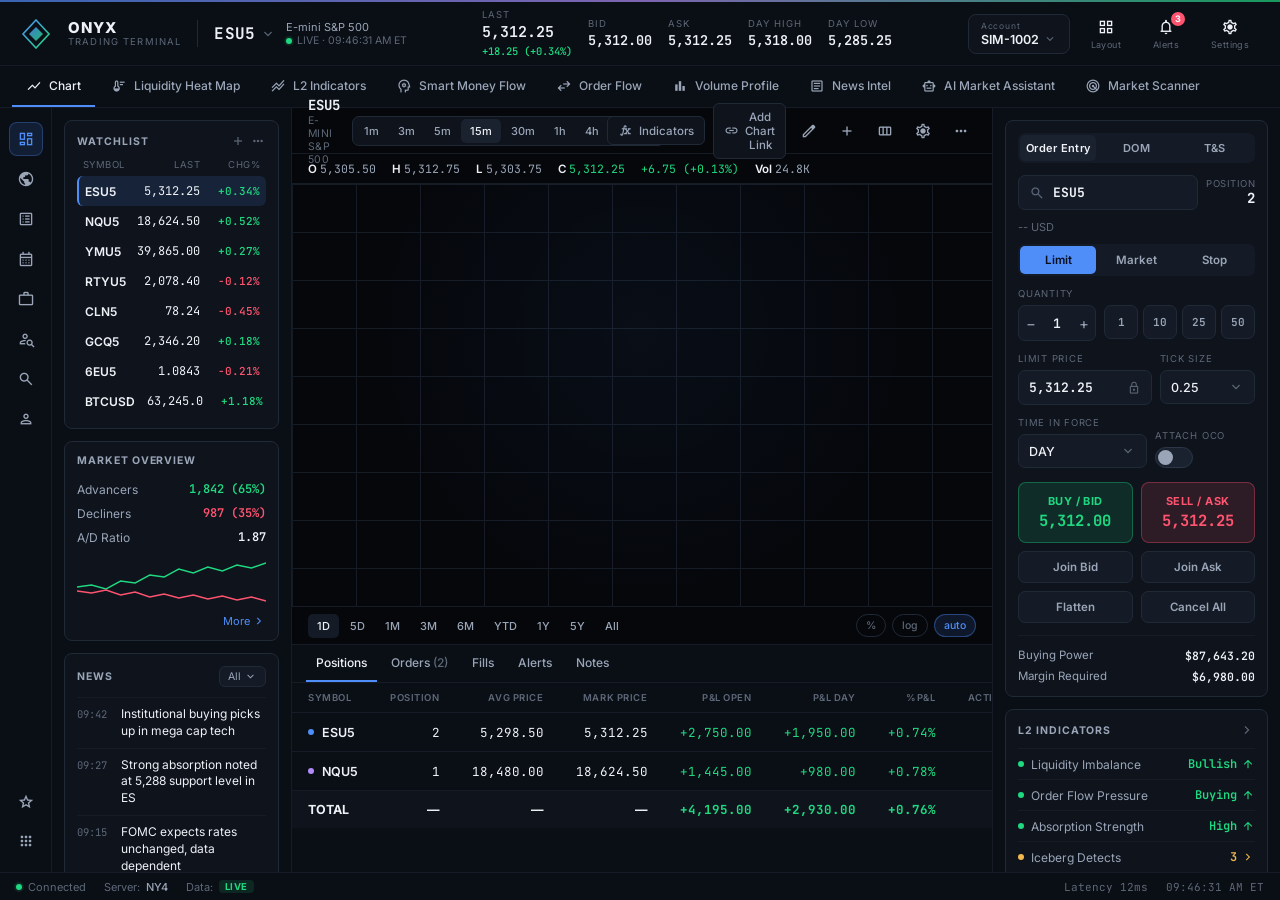
<file: trading-terminal.html>
<!DOCTYPE html>
<html lang="en">
<head>
<meta charset="UTF-8">
<meta name="viewport" content="width=device-width, initial-scale=1.0">
<title>ONYX — Trading Terminal</title>
<link rel="preconnect" href="https://fonts.googleapis.com">
<link rel="preconnect" href="https://fonts.gstatic.com" crossorigin>
<link href="https://fonts.googleapis.com/css2?family=Inter:wght@400;500;600;700;800&family=JetBrains+Mono:wght@400;500;600;700&family=Material+Symbols+Outlined" rel="stylesheet">
<style>
  /* ====== Tokens ====== */
  :root{
    --bg-0:#05070b;
    --bg-1:#0a0e15;
    --bg-2:#0e131c;
    --bg-3:#141b26;
    --bg-4:#1a222f;
    --border-0:#161c26;
    --border-1:#202a37;
    --border-2:#2c3848;
    --text-0:#eef1f6;
    --text-1:#9aa6b8;
    --text-2:#5e6878;
    --blue:#4f8df9;
    --blue-dim:rgba(79,141,249,.13);
    --green:#1fd980;
    --green-dim:rgba(31,217,128,.13);
    --red:#ff5470;
    --red-dim:rgba(255,84,112,.13);
    --amber:#f3b94f;
    --amber-dim:rgba(243,185,79,.13);
    --violet:#b18cf7;
    --violet-dim:rgba(177,140,247,.13);
    --r-sm:5px;
    --r-md:8px;
    --sans:'Inter',-apple-system,sans-serif;
    --mono:'JetBrains Mono',monospace;
  }

  *{box-sizing:border-box;}
  html,body{margin:0;padding:0;}
  body{
    background:var(--bg-0);
    color:var(--text-0);
    font-family:var(--sans);
    font-size:13px;
    -webkit-font-smoothing:antialiased;
    overflow:hidden;
  }
  ::selection{background:var(--blue-dim);}
  ::-webkit-scrollbar{width:8px;height:8px;}
  ::-webkit-scrollbar-track{background:transparent;}
  ::-webkit-scrollbar-thumb{background:var(--border-2);border-radius:4px;}
  ::-webkit-scrollbar-thumb:hover{background:#3a4759;}

  .material-symbols-outlined{
    font-family:'Material Symbols Outlined';
    font-weight:normal;
    font-style:normal;
    font-size:18px;
    line-height:1;
    display:inline-block;
    vertical-align:middle;
    user-select:none;
  }

  button{font-family:inherit;cursor:pointer;color:inherit;border:none;outline:none;background:none;-webkit-appearance:none;appearance:none;margin:0;}
  button:focus-visible{outline:2px solid var(--blue);outline-offset:2px;}
  input{font-family:inherit;color:inherit;}

  .mono{font-family:var(--mono);}
  .up{color:var(--green);}
  .down{color:var(--red);}
  .muted{color:var(--text-1);}
  .faint{color:var(--text-2);}

  .topline{
    height:2px;
    background:linear-gradient(90deg,var(--blue),var(--violet) 50%,var(--green));
    opacity:.7;
  }

  .app{
    height:calc(100vh - 2px);
    display:flex;
    flex-direction:column;
  }

  /* ====== Topbar ====== */
  .topbar{
    height:64px;
    flex-shrink:0;
    display:flex;
    align-items:center;
    justify-content:space-between;
    padding:0 20px;
    background:var(--bg-1);
    border-bottom:1px solid var(--border-0);
    gap:24px;
  }
  .tb-left{display:flex;align-items:center;gap:16px;min-width:0;}
  .logo-mark{
    width:32px;height:32px;flex-shrink:0;
    display:flex;align-items:center;justify-content:center;
  }
  .logo-text{display:flex;flex-direction:column;line-height:1.1;}
  .logo-text .name{font-weight:800;font-size:15px;letter-spacing:.06em;}
  .logo-text .sub{font-size:9.5px;color:var(--text-2);letter-spacing:.12em;text-transform:uppercase;}

  .symbol-block{display:flex;align-items:center;gap:10px;padding-left:16px;border-left:1px solid var(--border-1);}
  .symbol-select{display:flex;align-items:center;gap:4px;cursor:pointer;}
  .symbol-select .sym{font-weight:700;font-size:16px;letter-spacing:.02em;}
  .symbol-meta{display:flex;flex-direction:column;line-height:1.3;}
  .symbol-meta .desc{font-size:11px;color:var(--text-1);}
  .symbol-meta .session{font-size:10.5px;color:var(--text-2);display:flex;align-items:center;gap:5px;}
  .live-dot{width:6px;height:6px;border-radius:50%;background:var(--green);box-shadow:0 0 0 2px var(--green-dim);}

  .tb-stats{display:flex;align-items:center;gap:26px;flex:1;justify-content:center;min-width:0;overflow:hidden;}
  .stat{display:flex;flex-direction:column;gap:2px;min-width:60px;}
  .stat .lbl{font-size:9.5px;color:var(--text-2);letter-spacing:.1em;text-transform:uppercase;}
  .stat .val{font-size:13.5px;font-weight:600;}
  .stat .val.lg{font-size:15px;}
  .stat .chg{font-size:10.5px;font-weight:500;}

  .tb-right{display:flex;align-items:center;gap:10px;}
  .account-box{
    display:flex;flex-direction:column;gap:1px;
    padding:6px 12px;border:1px solid var(--border-1);border-radius:var(--r-md);
    background:var(--bg-2);cursor:pointer;
  }
  .account-box .lbl{font-size:8.5px;color:var(--text-2);letter-spacing:.1em;}
  .account-box .val{font-size:12.5px;font-weight:600;display:flex;align-items:center;gap:4px;}

  .icon-btn-stack{
    display:flex;flex-direction:column;align-items:center;gap:3px;
    padding:6px 10px;border-radius:var(--r-md);position:relative;
    background:transparent;border:1px solid transparent;
  }
  .icon-btn-stack:hover{background:var(--bg-2);border-color:var(--border-1);}
  .icon-btn-stack span.lbl{font-size:9px;color:var(--text-2);letter-spacing:.04em;}
  .icon-btn-stack .badge{
    position:absolute;top:0;right:4px;
    background:var(--red);color:#fff;font-size:9px;font-weight:700;
    border-radius:50%;width:14px;height:14px;display:flex;align-items:center;justify-content:center;
  }

  /* ====== Workspace tabs ====== */
  .workspace-tabs{
    height:42px;flex-shrink:0;display:flex;align-items:stretch;
    background:var(--bg-1);border-bottom:1px solid var(--border-0);
    padding:0 12px;overflow-x:auto;gap:2px;
  }
  .ws-tab{
    display:flex;align-items:center;gap:7px;padding:0 14px;
    font-size:12px;font-weight:500;color:var(--text-1);
    border-bottom:2px solid transparent;white-space:nowrap;
    background:transparent;border-top:none;border-left:none;border-right:none;
  }
  .ws-tab .material-symbols-outlined{font-size:16px;}
  .ws-tab:hover{color:var(--text-0);}
  .ws-tab.active{color:var(--text-0);border-bottom-color:var(--blue);}

  /* ====== Main grid ====== */
  .main-grid{flex:1;display:flex;min-height:0;}

  .icon-rail{
    width:52px;flex-shrink:0;background:var(--bg-1);
    border-right:1px solid var(--border-0);
    display:flex;flex-direction:column;align-items:center;
    padding:14px 0;gap:6px;
  }
  .rail-btn{
    width:34px;height:34px;border-radius:var(--r-md);
    display:flex;align-items:center;justify-content:center;
    background:transparent;border:1px solid transparent;color:var(--text-1);
  }
  .rail-btn:hover{background:var(--bg-3);color:var(--text-0);}
  .rail-btn.active{background:var(--blue-dim);color:var(--blue);border-color:rgba(79,141,249,.3);}
  .rail-spacer{flex:1;}

  /* ====== Left panel ====== */
  .left-panel{
    width:284px;flex-shrink:0;background:var(--bg-1);
    border-right:1px solid var(--border-0);
    overflow-y:auto;padding:12px;display:flex;flex-direction:column;gap:12px;
  }
  .card{
    background:var(--bg-2);border:1px solid var(--border-1);border-radius:var(--r-md);
    padding:12px;
  }
  .card-head{display:flex;align-items:center;justify-content:space-between;margin-bottom:10px;}
  .card-title{font-size:10.5px;font-weight:700;letter-spacing:.09em;color:var(--text-1);text-transform:uppercase;}
  .card-head-actions{display:flex;align-items:center;gap:4px;color:var(--text-2);}
  .card-head-actions .material-symbols-outlined{font-size:16px;cursor:pointer;}
  .card-head-actions .material-symbols-outlined:hover{color:var(--text-0);}

  .wl-cols{display:grid;grid-template-columns:1fr 64px 56px;gap:4px;font-size:9.5px;color:var(--text-2);letter-spacing:.05em;text-transform:uppercase;padding:0 6px 6px;}
  .wl-row{
    display:grid;grid-template-columns:1fr 64px 56px;gap:4px;align-items:center;
    padding:7px 6px;border-radius:6px;cursor:pointer;border-left:2px solid transparent;
  }
  .wl-row:hover{background:var(--bg-3);}
  .wl-row.selected{background:var(--blue-dim);border-left-color:var(--blue);}
  .wl-sym{font-weight:600;font-size:12px;}
  .wl-last{font-size:12px;text-align:right;}
  .wl-chg{font-size:11px;text-align:right;font-weight:500;}

  .mo-row{display:flex;justify-content:space-between;align-items:center;padding:4px 0;font-size:12px;}
  .mo-row .mo-lbl{color:var(--text-1);}
  .mo-row .mo-val{font-weight:600;}
  .mo-spark{width:100%;height:46px;margin:8px 0 4px;}
  .more-link{font-size:11px;color:var(--blue);display:flex;align-items:center;justify-content:flex-end;gap:2px;cursor:pointer;margin-top:4px;}
  .more-link .material-symbols-outlined{font-size:14px;}

  .news-filter{font-size:10.5px;color:var(--text-1);border:1px solid var(--border-1);border-radius:6px;padding:3px 8px;background:var(--bg-3);display:flex;align-items:center;gap:3px;}
  .news-item{display:flex;gap:10px;padding:8px 0;border-top:1px solid var(--border-0);}
  .news-item:first-child{border-top:none;padding-top:2px;}
  .news-time{font-size:10.5px;color:var(--text-2);flex-shrink:0;width:34px;font-family:var(--mono);padding-top:1px;}
  .news-head{font-size:12px;color:var(--text-0);line-height:1.4;}

  /* ====== Center panel ====== */
  .center-panel{flex:1;min-width:0;display:flex;flex-direction:column;background:var(--bg-0);}

  .chart-toolbar{
    height:46px;flex-shrink:0;display:flex;align-items:center;justify-content:space-between;
    padding:0 16px;border-bottom:1px solid var(--border-0);gap:16px;
  }
  .ct-left{display:flex;align-items:center;gap:12px;min-width:0;}
  .ct-sym{font-weight:700;font-size:14px;}
  .ct-name{font-size:10.5px;color:var(--text-2);letter-spacing:.03em;}
  .tf-group{display:flex;align-items:center;background:var(--bg-2);border:1px solid var(--border-1);border-radius:7px;padding:2px;gap:1px;}
  .tf-btn{font-size:11px;padding:5px 9px;border-radius:5px;color:var(--text-1);background:transparent;font-weight:500;}
  .tf-btn:hover{color:var(--text-0);}
  .tf-btn.active{background:var(--bg-4);color:var(--text-0);}
  .tf-chevron{color:var(--text-2);display:flex;align-items:center;padding:0 4px;}

  .ct-right{display:flex;align-items:center;gap:8px;}
  .ct-action-btn{
    display:flex;align-items:center;gap:6px;font-size:11.5px;color:var(--text-1);
    padding:6px 10px;border-radius:6px;border:1px solid var(--border-1);background:var(--bg-2);font-weight:500;
  }
  .ct-action-btn:hover{color:var(--text-0);border-color:var(--border-2);}
  .ct-icon{
    width:30px;height:30px;display:flex;align-items:center;justify-content:center;
    border-radius:6px;color:var(--text-1);border:1px solid transparent;
  }
  .ct-icon:hover{background:var(--bg-2);border-color:var(--border-1);color:var(--text-0);}

  .ohlc-row{
    height:30px;flex-shrink:0;display:flex;align-items:center;gap:16px;
    padding:0 16px;border-bottom:1px solid var(--border-0);font-size:11.5px;color:var(--text-1);
  }
  .ohlc-row b{color:var(--text-0);font-weight:600;margin-right:3px;}

  .chart-placeholder{
    flex:1;position:relative;overflow:hidden;
    background:
      radial-gradient(circle at 50% 35%, rgba(79,141,249,.04), transparent 60%),
      var(--bg-0);
    background-image:
      radial-gradient(circle at 50% 35%, rgba(79,141,249,.05), transparent 60%),
      linear-gradient(var(--border-0) 1px, transparent 1px),
      linear-gradient(90deg, var(--border-0) 1px, transparent 1px);
    background-size: auto, 100% 48px, 64px 100%;
    display:flex;align-items:center;justify-content:center;
  }
  .cp-empty{display:flex;flex-direction:column;align-items:center;gap:10px;opacity:.55;}
  .cp-empty .material-symbols-outlined{font-size:38px;color:var(--text-2);}
  .cp-empty .t1{font-size:12.5px;color:var(--text-1);font-weight:500;}
  .cp-empty .t2{font-size:11px;color:var(--text-2);}

  .range-bar{
    height:38px;flex-shrink:0;display:flex;align-items:center;justify-content:space-between;
    padding:0 16px;border-top:1px solid var(--border-0);
  }
  .range-group{display:flex;align-items:center;gap:2px;}
  .range-btn{font-size:11px;padding:5px 9px;border-radius:5px;color:var(--text-1);background:transparent;font-weight:500;}
  .range-btn:hover{color:var(--text-0);background:var(--bg-2);}
  .range-btn.active{color:var(--text-0);background:var(--bg-3);}
  .toggle-pill-group{display:flex;align-items:center;gap:6px;}
  .toggle-pill{font-size:10.5px;padding:4px 9px;border-radius:12px;border:1px solid var(--border-1);color:var(--text-2);background:transparent;font-weight:500;}
  .toggle-pill.active{color:var(--blue);border-color:rgba(79,141,249,.4);background:var(--blue-dim);}

  .bottom-panel{height:228px;flex-shrink:0;border-top:1px solid var(--border-0);background:var(--bg-1);display:flex;flex-direction:column;}
  .bp-tabs{display:flex;align-items:center;gap:4px;padding:0 14px;height:38px;border-bottom:1px solid var(--border-0);flex-shrink:0;}
  .bp-tab{font-size:12px;font-weight:500;color:var(--text-1);padding:0 10px;height:100%;display:flex;align-items:center;border-bottom:2px solid transparent;background:transparent;}
  .bp-tab:hover{color:var(--text-0);}
  .bp-tab.active{color:var(--text-0);border-bottom-color:var(--blue);}
  .bp-tab .count{color:var(--text-2);margin-left:3px;}

  .bp-table-wrap{flex:1;overflow:auto;}
  table.bp-table{width:100%;border-collapse:collapse;font-size:12.5px;}
  table.bp-table th{
    text-align:right;font-size:9.5px;letter-spacing:.06em;color:var(--text-2);text-transform:uppercase;
    font-weight:600;padding:9px 16px;position:sticky;top:0;background:var(--bg-1);border-bottom:1px solid var(--border-0);
  }
  table.bp-table th:first-child,table.bp-table td:first-child{text-align:left;}
  table.bp-table td{padding:10px 16px;text-align:right;border-bottom:1px solid var(--border-0);}
  table.bp-table tbody tr:hover{background:var(--bg-2);}
  table.bp-table tr.total-row td{font-weight:700;border-top:1px solid var(--border-2);border-bottom:none;background:var(--bg-2);}
  .sym-cell{display:flex;align-items:center;gap:8px;font-weight:600;}
  .sym-dot{width:6px;height:6px;border-radius:50%;background:var(--blue);}
  .action-dots{color:var(--text-2);cursor:pointer;}

  /* ====== Right panel ====== */
  .right-panel{
    width:324px;flex-shrink:0;background:var(--bg-1);border-left:1px solid var(--border-0);
    overflow-y:auto;padding:12px;display:flex;flex-direction:column;gap:12px;
  }

  .oe-tabs{display:flex;gap:2px;background:var(--bg-3);border-radius:7px;padding:2px;margin-bottom:12px;}
  .oe-tab{flex:1;text-align:center;font-size:11px;font-weight:600;padding:6px 0;border-radius:5px;color:var(--text-1);letter-spacing:.03em;background:transparent;}
  .oe-tab.active{background:var(--bg-4);color:var(--text-0);}

  .field-row{display:flex;align-items:center;justify-content:space-between;margin-bottom:10px;gap:8px;}
  .search-input{
    flex:1;display:flex;align-items:center;gap:8px;background:var(--bg-3);
    border:1px solid var(--border-1);border-radius:7px;padding:8px 10px;
  }
  .search-input .material-symbols-outlined{font-size:16px;color:var(--text-2);}
  .search-input span.symv{font-weight:700;font-size:13px;}
  .pos-badge{font-size:9.5px;color:var(--text-2);letter-spacing:.05em;text-transform:uppercase;text-align:right;}
  .pos-badge b{display:block;font-size:14px;color:var(--text-0);font-family:var(--mono);}

  .curr-row{font-size:11px;color:var(--text-2);margin-bottom:10px;}

  .seg-3{display:flex;gap:2px;background:var(--bg-3);border-radius:7px;padding:2px;margin-bottom:12px;}
  .seg-3 .seg-btn{flex:1;text-align:center;font-size:11.5px;font-weight:600;padding:7px 0;border-radius:5px;color:var(--text-1);background:transparent;}
  .seg-3 .seg-btn.active{background:var(--blue);color:#08101f;}

  .label-sm{font-size:9.5px;color:var(--text-2);letter-spacing:.08em;text-transform:uppercase;margin-bottom:6px;display:block;}
  .qty-row{display:flex;gap:8px;margin-bottom:12px;}
  .qty-stepper{
    flex:1;display:flex;align-items:center;background:var(--bg-3);border:1px solid var(--border-1);border-radius:7px;overflow:hidden;
  }
  .qty-stepper button{width:30px;height:34px;background:transparent;color:var(--text-1);font-size:15px;border:none;}
  .qty-stepper button:hover{color:var(--text-0);background:var(--bg-4);}
  .qty-stepper input{
    flex:1;text-align:center;background:transparent;border:none;outline:none;font-family:var(--mono);font-size:13px;font-weight:600;width:30px;
  }
  .qty-quick{display:flex;gap:5px;}
  .qty-quick button{
    width:34px;height:34px;border-radius:7px;border:1px solid var(--border-1);background:var(--bg-3);
    font-size:11px;color:var(--text-1);font-family:var(--mono);font-weight:600;
  }
  .qty-quick button:hover{border-color:var(--border-2);color:var(--text-0);}

  .lp-row{display:flex;gap:8px;margin-bottom:12px;}
  .lp-field{flex:1.4;}
  .ts-field{flex:1;}
  .text-input{
    width:100%;display:flex;align-items:center;justify-content:space-between;gap:6px;
    background:var(--bg-3);border:1px solid var(--border-1);border-radius:7px;padding:8px 10px;
    font-family:var(--mono);font-size:13px;font-weight:600;
  }
  .text-input .material-symbols-outlined{font-size:14px;color:var(--text-2);}
  .select-input{
    width:100%;display:flex;align-items:center;justify-content:space-between;
    background:var(--bg-3);border:1px solid var(--border-1);border-radius:7px;padding:8px 10px;
    font-size:12.5px;font-weight:500;
  }
  .select-input .material-symbols-outlined{font-size:16px;color:var(--text-2);}

  .tif-row{display:flex;gap:8px;align-items:flex-end;margin-bottom:14px;}
  .tif-field{flex:1.3;}
  .oco-field{flex:1;display:flex;flex-direction:column;align-items:flex-start;}

  .switch{width:38px;height:21px;border-radius:11px;background:var(--bg-4);border:1px solid var(--border-2);position:relative;flex-shrink:0;}
  .switch::after{content:'';position:absolute;top:2px;left:2px;width:15px;height:15px;border-radius:50%;background:var(--text-1);transition:.18s;}
  .switch.on{background:var(--blue-dim);border-color:rgba(79,141,249,.5);}
  .switch.on::after{left:19px;background:var(--blue);}

  .bs-row{display:flex;gap:8px;margin-bottom:8px;}
  .bs-btn{
    flex:1;border-radius:8px;padding:11px 8px;text-align:center;border:none;
  }
  .bs-btn .bs-lbl{font-size:11px;font-weight:700;letter-spacing:.04em;display:block;margin-bottom:2px;}
  .bs-btn .bs-price{font-size:15.5px;font-weight:700;font-family:var(--mono);}
  .bs-btn.buy{background:var(--green-dim);color:var(--green);border:1px solid rgba(31,217,128,.35);}
  .bs-btn.buy:hover{background:rgba(31,217,128,.2);}
  .bs-btn.sell{background:var(--red-dim);color:var(--red);border:1px solid rgba(255,84,112,.35);}
  .bs-btn.sell:hover{background:rgba(255,84,112,.2);}

  .join-row{display:flex;gap:8px;margin-bottom:8px;}
  .ghost-btn{
    flex:1;border-radius:7px;padding:8px 0;text-align:center;font-size:11.5px;font-weight:600;
    background:var(--bg-3);border:1px solid var(--border-1);color:var(--text-1);
  }
  .ghost-btn:hover{color:var(--text-0);border-color:var(--border-2);}
  .ghost-btn.danger:hover{color:var(--red);border-color:rgba(255,84,112,.4);}

  .acct-info{margin-top:12px;padding-top:12px;border-top:1px solid var(--border-0);display:flex;flex-direction:column;gap:6px;}
  .acct-info .ai-row{display:flex;justify-content:space-between;font-size:11.5px;}
  .acct-info .ai-row .l{color:var(--text-1);}
  .acct-info .ai-row .v{font-family:var(--mono);font-weight:600;}

  .l2-row{display:flex;align-items:center;justify-content:space-between;padding:7px 0;border-top:1px solid var(--border-0);}
  .l2-row:first-of-type{border-top:none;}
  .l2-lbl{display:flex;align-items:center;gap:7px;font-size:12px;color:var(--text-1);}
  .l2-dot{width:6px;height:6px;border-radius:50%;flex-shrink:0;}
  .l2-val{display:flex;align-items:center;gap:4px;font-size:12px;font-weight:600;font-family:var(--mono);}
  .l2-val .material-symbols-outlined{font-size:14px;}

  .gauge-wrap{display:flex;flex-direction:column;align-items:center;padding-top:4px;}
  .gauge-caption{display:flex;flex-direction:column;align-items:center;margin-top:2px;}
  .gauge-caption .eyebrow{font-size:9.5px;letter-spacing:.12em;color:var(--text-2);text-transform:uppercase;}
  .gauge-caption .verdict{font-size:18px;font-weight:800;letter-spacing:.02em;margin-top:1px;}

  /* ====== Status bar ====== */
  .statusbar{
    height:28px;flex-shrink:0;display:flex;align-items:center;justify-content:space-between;
    padding:0 16px;background:var(--bg-1);border-top:1px solid var(--border-0);
    font-size:11px;color:var(--text-2);
  }
  .sb-left,.sb-right{display:flex;align-items:center;gap:18px;}
  .sb-item{display:flex;align-items:center;gap:6px;}
  .sb-dot{width:6px;height:6px;border-radius:50%;background:var(--green);box-shadow:0 0 0 2px var(--green-dim);}
  .live-pill{font-size:9.5px;font-weight:700;color:var(--green);background:var(--green-dim);padding:1px 6px;border-radius:4px;letter-spacing:.04em;}

  @media (max-width:1300px){
    .left-panel{width:240px;}
    .right-panel{width:288px;}
    .tb-stats{gap:16px;}
  }

  /* ====================================================================
     ORDER MANAGEMENT — context menu, draggable order line, gear menus,
     order type / size-mode dropdowns, edit-exit modal, toasts
     ==================================================================== */

  #chartPlaceholder{cursor:default;}
  #orderLineLayer{position:absolute;inset:0;pointer-events:none;}

  .ol-line{position:absolute;left:0;right:0;height:0;border-top:1px dashed;pointer-events:none;}
  .ol-line.entry{border-color:rgba(255,255,255,.32);}
  .ol-line.tp{border-color:rgba(31,217,128,.5);}
  .ol-line.sl{border-color:rgba(255,84,112,.5);}
  .ol-line.ghost{border-color:rgba(255,255,255,.16);}

  .ol-entry-bar{position:absolute;left:16px;transform:translateY(-50%);display:flex;align-items:center;gap:6px;pointer-events:auto;z-index:6;}
  .ol-pill{display:flex;align-items:center;gap:5px;height:30px;padding:0 11px;border-radius:7px;font-size:11.5px;font-weight:700;white-space:nowrap;letter-spacing:.02em;}
  .ol-pill.buy{background:var(--blue);color:#fff;}
  .ol-pill.sell{background:var(--red);color:#fff;}
  .ol-pill.tag{cursor:pointer;}
  .ol-pill.tp-tag{background:rgba(31,217,128,.14);color:var(--green);border:1px solid rgba(31,217,128,.4);}
  .ol-pill.sl-tag{background:rgba(255,84,112,.14);color:var(--red);border:1px solid rgba(255,84,112,.4);}
  .ol-pill.neutral{background:var(--bg-3);border:1px solid var(--border-1);color:var(--text-0);cursor:pointer;}
  .ol-pill .material-symbols-outlined{font-size:15px;}
  .ol-pill .ol-gear-ic{font-size:14px;margin-left:1px;opacity:.85;}
  .ol-pill .ol-gear-ic:hover{opacity:1;}
  .ol-x{width:30px;height:30px;border-radius:7px;background:var(--bg-3);border:1px solid var(--border-1);display:flex;align-items:center;justify-content:center;color:var(--text-1);cursor:pointer;flex-shrink:0;}
  .ol-x:hover{color:var(--red);border-color:rgba(255,84,112,.4);background:var(--red-dim);}
  .ol-price-tag{height:30px;padding:0 11px;border-radius:7px;background:var(--blue);color:#fff;font-family:var(--mono);font-weight:700;font-size:12px;display:flex;align-items:center;letter-spacing:.01em;cursor:ns-resize;}
  .ol-price-tag:hover{box-shadow:0 0 0 2px rgba(79,141,249,.4);}

  .ol-side-row{position:absolute;right:16px;transform:translateY(-50%);display:flex;align-items:center;gap:7px;pointer-events:auto;z-index:5;}
  .ol-side-row.ghost-row{cursor:pointer;opacity:.7;}
  .ol-side-row.ghost-row:hover{opacity:1;}
  .ol-chip{display:flex;align-items:center;gap:5px;height:26px;padding:0 9px;border-radius:6px;font-size:10.5px;font-weight:700;letter-spacing:.02em;}
  .ol-chip.tp{background:rgba(31,217,128,.16);color:var(--green);}
  .ol-chip.sl{background:rgba(255,84,112,.16);color:var(--red);}
  .ol-chip.ghost{background:var(--bg-3);color:var(--text-2);border:1px dashed var(--border-2);}
  .ol-amt{font-family:var(--mono);font-size:11px;font-weight:700;cursor:pointer;text-decoration:underline dotted transparent;}
  .ol-amt:hover{text-decoration-color:currentColor;}
  .ol-rmult{font-size:9.5px;color:var(--text-2);font-family:var(--mono);}
  .ol-pct-chip{font-size:9.5px;padding:2px 6px;border-radius:9px;background:var(--bg-3);color:var(--text-1);font-weight:700;font-family:var(--mono);}
  .ol-side-price{font-family:var(--mono);font-size:11px;font-weight:700;color:var(--text-0);background:var(--bg-3);border:1px solid var(--border-1);padding:3px 8px;border-radius:6px;cursor:ns-resize;}
  .ol-side-price:hover{box-shadow:0 0 0 2px var(--border-2);}
  .ol-gear{width:20px;height:20px;border-radius:5px;display:flex;align-items:center;justify-content:center;color:var(--text-2);cursor:pointer;background:transparent;flex-shrink:0;}
  .ol-gear:hover{color:var(--text-0);background:var(--bg-4);}
  .ol-gear .material-symbols-outlined{font-size:14px;}
  .ol-badge{font-size:9px;font-weight:700;padding:1px 5px;border-radius:8px;letter-spacing:.03em;}
  .ol-badge.trail{background:var(--violet-dim);color:var(--violet);}
  .ol-badge.atr{background:var(--amber-dim);color:var(--amber);}

  .ol-rr-footer{position:absolute;left:16px;bottom:14px;display:flex;gap:8px;pointer-events:auto;z-index:6;}
  .ol-rr-pill{padding:7px 12px;border-radius:7px;font-size:11px;font-weight:700;font-family:var(--mono);display:flex;align-items:center;gap:6px;}
  .ol-rr-pill .lbl{font-family:var(--sans);font-weight:600;font-size:10px;text-transform:uppercase;letter-spacing:.04em;opacity:.8;}
  .ol-rr-pill.risk{background:rgba(255,84,112,.14);color:var(--red);}
  .ol-rr-pill.reward{background:rgba(31,217,128,.14);color:var(--green);}

  /* Right-click context menu */
  .ctx-menu{position:fixed;min-width:208px;background:var(--bg-2);border:1px solid var(--border-1);border-radius:11px;box-shadow:0 18px 44px rgba(0,0,0,.55);padding:6px;z-index:1000;display:none;}
  .ctx-menu.show{display:block;}
  .ctx-item{display:flex;align-items:center;gap:10px;padding:9px 10px;border-radius:7px;font-size:12.5px;font-weight:500;color:var(--text-0);cursor:pointer;background:transparent;width:100%;text-align:left;border:none;}
  .ctx-item:hover{background:var(--bg-3);}
  .ctx-item .material-symbols-outlined{font-size:17px;color:var(--text-1);}
  .ctx-item.long .material-symbols-outlined{color:var(--green);}
  .ctx-item.short .material-symbols-outlined{color:var(--red);}
  .ctx-item .shortcut{margin-left:auto;font-size:10.5px;color:var(--text-2);font-family:var(--mono);}
  .ctx-sep{height:1px;background:var(--border-0);margin:5px 4px;}

  /* Generic popover menus (order type / TP gear / SL gear) */
  .pop-menu{position:fixed;width:250px;background:var(--bg-2);border:1px solid var(--border-1);border-radius:13px;box-shadow:0 20px 48px rgba(0,0,0,.6);padding:8px;z-index:1000;display:none;}
  .pop-menu.show{display:block;}
  .pop-item{display:flex;align-items:flex-start;gap:10px;padding:8px 9px;border-radius:9px;cursor:pointer;background:transparent;width:100%;text-align:left;border:none;}
  .pop-item:hover{background:var(--bg-3);}
  .pop-item.selected{background:var(--blue-dim);}
  .pop-icon{width:27px;height:27px;border-radius:7px;background:var(--bg-3);display:flex;align-items:center;justify-content:center;flex-shrink:0;color:var(--text-1);margin-top:1px;}
  .pop-icon .material-symbols-outlined{font-size:15px;}
  .pop-item.selected .pop-icon{background:var(--blue);color:#fff;}
  .pop-item.danger .pop-icon{color:var(--red);}
  .pop-item.add .pop-icon{color:var(--blue);}
  .pop-text{display:flex;flex-direction:column;gap:1px;min-width:0;}
  .pop-text .pt-title{font-size:12.5px;font-weight:600;color:var(--text-0);}
  .pop-item.danger .pt-title{color:var(--red);}
  .pop-text .pt-sub{font-size:10.5px;color:var(--text-2);line-height:1.35;}
  .pop-sep{height:1px;background:var(--border-0);margin:5px 4px;}

  /* Size & mode dropdown */
  .size-menu{width:308px;}
  .sm-tabs{display:flex;gap:3px;background:var(--bg-3);border-radius:9px;padding:3px;margin-bottom:11px;}
  .sm-tab{flex:1;text-align:center;font-size:9.5px;font-weight:700;padding:7px 2px;border-radius:7px;color:var(--text-1);background:transparent;letter-spacing:.01em;border:none;cursor:pointer;}
  .sm-tab:hover{color:var(--text-0);}
  .sm-tab.active{background:var(--bg-4);color:var(--text-0);}
  .sm-body{display:none;padding:0 2px;}
  .sm-body.active{display:block;}
  .sm-radio-row{display:flex;align-items:center;gap:8px;padding:6px 0;font-size:12px;color:var(--text-1);cursor:pointer;}
  .sm-radio-row.checked-row{color:var(--text-0);font-weight:600;}
  .sm-radio{width:15px;height:15px;border-radius:50%;border:1.5px solid var(--border-2);flex-shrink:0;position:relative;}
  .sm-radio.checked{border-color:var(--blue);}
  .sm-radio.checked::after{content:'';position:absolute;inset:3px;border-radius:50%;background:var(--blue);}
  .sm-amount-box{background:var(--bg-3);border:1px solid var(--border-1);border-radius:9px;padding:10px;margin:8px 0 10px;}
  .sm-amount-lbl{font-size:9px;letter-spacing:.08em;color:var(--text-2);text-transform:uppercase;margin-bottom:7px;display:block;}
  .sm-stepper{display:flex;align-items:center;background:var(--bg-2);border:1px solid var(--border-1);border-radius:7px;overflow:hidden;margin-bottom:9px;}
  .sm-stepper button{width:32px;height:32px;background:transparent;border:none;color:var(--text-1);font-size:16px;cursor:pointer;}
  .sm-stepper button:hover{color:var(--text-0);background:var(--bg-4);}
  .sm-stepper input{flex:1;text-align:center;background:transparent;border:none;outline:none;font-family:var(--mono);font-weight:700;font-size:13px;color:var(--text-0);}
  .sm-quick{display:flex;flex-wrap:wrap;gap:5px;margin-bottom:2px;}
  .sm-quick button{padding:5px 10px;border-radius:6px;border:1px solid var(--border-1);background:var(--bg-2);font-size:10.5px;font-family:var(--mono);font-weight:600;color:var(--text-1);cursor:pointer;}
  .sm-quick button:hover{color:var(--text-0);border-color:var(--border-2);}
  .sm-stat-row{display:flex;justify-content:space-between;font-size:11.5px;padding:3px 0;}
  .sm-stat-row .l{color:var(--text-2);}
  .sm-stat-row .v{font-family:var(--mono);font-weight:600;color:var(--text-0);}
  .sm-stat-row .v.up{color:var(--green);}
  .sm-divider{height:1px;background:var(--border-0);margin:9px 0;}
  .sm-slider{width:100%;margin:6px 0 4px;-webkit-appearance:none;appearance:none;height:4px;border-radius:2px;background:var(--bg-4);cursor:pointer;}
  .sm-slider::-webkit-slider-thumb{-webkit-appearance:none;width:16px;height:16px;border-radius:50%;background:var(--blue);cursor:pointer;border:3px solid var(--bg-1);box-shadow:0 0 0 1px var(--border-2);}
  .sm-pct-display{text-align:center;font-size:24px;font-weight:800;font-family:var(--mono);color:var(--blue);margin:0 0 8px;}
  .sm-tick-row{display:flex;justify-content:space-between;font-size:9px;color:var(--text-2);margin-bottom:8px;}
  .sm-state-banner{border-radius:8px;padding:9px 10px;margin-bottom:9px;font-size:11.5px;font-weight:700;display:flex;align-items:center;gap:7px;}
  .sm-state-banner .material-symbols-outlined{font-size:16px;}
  .sm-state-banner.warn{background:var(--amber-dim);color:var(--amber);}
  .sm-state-banner.ok{background:var(--green-dim);color:var(--green);}
  .sm-state-banner.bad{background:var(--red-dim);color:var(--red);}
  .sm-empty{font-size:11.5px;color:var(--text-2);line-height:1.55;text-align:center;padding:10px 8px 4px;}
  .sm-empty .material-symbols-outlined{font-size:26px;color:var(--text-2);margin-bottom:6px;}
  .sm-options{margin-top:9px;padding-top:10px;border-top:1px solid var(--border-0);display:flex;flex-direction:column;gap:6px;}
  .sm-options-lbl{font-size:9px;letter-spacing:.1em;color:var(--text-2);text-transform:uppercase;margin-bottom:2px;}
  .sm-opt-btn{padding:8px 0;border-radius:7px;font-size:11.5px;font-weight:700;text-align:center;border:none;cursor:pointer;}
  .sm-opt-btn.primary{background:var(--blue);color:#fff;}
  .sm-opt-btn.ghost{background:var(--bg-3);border:1px solid var(--border-1);color:var(--text-1);}
  .sm-opt-btn:hover{filter:brightness(1.12);}
  .sm-note{font-size:10.5px;color:var(--green);line-height:1.5;margin-top:6px;}

  /* Edit exit amount modal */
  .modal-backdrop{position:fixed;inset:0;background:rgba(2,4,8,.65);display:none;align-items:center;justify-content:center;z-index:1100;backdrop-filter:blur(2px);}
  .modal-backdrop.show{display:flex;}
  .modal-box{width:336px;background:var(--bg-2);border:1px solid var(--border-1);border-radius:15px;padding:18px;box-shadow:0 28px 64px rgba(0,0,0,.6);}
  .modal-head{display:flex;align-items:center;justify-content:space-between;margin-bottom:15px;}
  .modal-title{font-size:12.5px;font-weight:700;letter-spacing:.06em;text-transform:uppercase;color:var(--text-0);}
  .modal-title b{color:var(--green);}
  .modal-close{color:var(--text-2);cursor:pointer;display:flex;}
  .modal-close:hover{color:var(--text-0);}
  .modal-label{font-size:9.5px;letter-spacing:.1em;color:var(--text-2);text-transform:uppercase;margin-bottom:9px;display:block;}
  .modal-radio-group{display:flex;flex-direction:column;gap:10px;margin-bottom:15px;}
  .modal-radio-row{display:flex;align-items:center;gap:9px;font-size:12.5px;color:var(--text-1);cursor:pointer;}
  .modal-radio-row.checked{color:var(--text-0);font-weight:600;}
  .modal-quick{display:flex;gap:6px;margin-bottom:15px;}
  .modal-quick button{flex:1;padding:8px 0;border-radius:8px;border:1px solid var(--border-1);background:var(--bg-3);font-size:11.5px;font-weight:700;color:var(--text-1);cursor:pointer;font-family:var(--mono);}
  .modal-quick button.active{background:var(--blue);color:#fff;border-color:var(--blue);}
  .modal-quick button:hover:not(.active){color:var(--text-0);border-color:var(--border-2);}
  .modal-summary{background:var(--bg-3);border-radius:10px;padding:11px 13px;display:flex;flex-direction:column;gap:7px;}
  .modal-summary .row{display:flex;justify-content:space-between;font-size:11.5px;}
  .modal-summary .row .l{color:var(--text-1);}
  .modal-summary .row .v{font-family:var(--mono);font-weight:600;color:var(--text-0);}
  .modal-summary .row.total .v{color:var(--green);display:flex;align-items:center;gap:4px;}
  .modal-summary .row.total .v.warn{color:var(--amber);}
  .modal-summary .row.total .v .material-symbols-outlined{font-size:14px;}
  .modal-actions{display:flex;gap:8px;margin-top:16px;}
  .modal-actions button{flex:1;padding:10px 0;border-radius:9px;font-size:12px;font-weight:700;border:none;cursor:pointer;}
  .modal-actions .btn-save{background:var(--blue);color:#fff;}
  .modal-actions .btn-save:hover{filter:brightness(1.1);}
  .modal-actions .btn-cancel{background:var(--bg-3);border:1px solid var(--border-1);color:var(--text-1);}
  .modal-actions .btn-cancel:hover{color:var(--text-0);}

  /* Toasts */
  .toast-stack{position:fixed;bottom:42px;left:50%;transform:translateX(-50%);display:flex;flex-direction:column;gap:8px;z-index:1300;align-items:center;pointer-events:none;}
  .toast{background:var(--bg-3);border:1px solid var(--border-2);color:var(--text-0);font-size:12px;font-weight:500;padding:9px 16px;border-radius:9px;box-shadow:0 12px 30px rgba(0,0,0,.5);opacity:0;transform:translateY(8px);transition:opacity .25s,transform .25s;display:flex;align-items:center;gap:7px;}
  .toast.show{opacity:1;transform:translateY(0);}
  .toast .material-symbols-outlined{font-size:16px;color:var(--blue);}
</style>
</head>
<body>

<div class="topline"></div>
<div class="app">

  <!-- ===================== TOP BAR ===================== -->
  <header class="topbar">
    <div class="tb-left">
      <div class="logo-mark">
        <svg width="30" height="30" viewBox="0 0 30 30">
          <polygon points="15,1 28,15 15,29 2,15" fill="none" stroke="url(#g1)" stroke-width="1.6"/>
          <polygon points="15,8 22,15 15,22 8,15" fill="url(#g1)" opacity="0.85"/>
          <defs>
            <linearGradient id="g1" x1="0" y1="0" x2="1" y2="1">
              <stop offset="0" stop-color="#4f8df9"/>
              <stop offset="1" stop-color="#1fd980"/>
            </linearGradient>
          </defs>
        </svg>
      </div>
      <div class="logo-text">
        <span class="name">ONYX</span>
        <span class="sub">Trading Terminal</span>
      </div>

      <div class="symbol-block">
        <div class="symbol-select">
          <span class="sym mono">ESU5</span>
          <span class="material-symbols-outlined" style="font-size:16px;color:var(--text-2);">expand_more</span>
        </div>
        <div class="symbol-meta">
          <span class="desc">E-mini S&amp;P 500</span>
          <span class="session"><span class="live-dot"></span>LIVE · 09:46:31 AM ET</span>
        </div>
      </div>
    </div>

    <div class="tb-stats">
      <div class="stat">
        <span class="lbl">Last</span>
        <span class="val lg mono">5,312.25</span>
        <span class="chg up mono">+18.25 (+0.34%)</span>
      </div>
      <div class="stat">
        <span class="lbl">Bid</span>
        <span class="val mono">5,312.00</span>
      </div>
      <div class="stat">
        <span class="lbl">Ask</span>
        <span class="val mono">5,312.25</span>
      </div>
      <div class="stat">
        <span class="lbl">Day High</span>
        <span class="val mono">5,318.00</span>
      </div>
      <div class="stat">
        <span class="lbl">Day Low</span>
        <span class="val mono">5,285.25</span>
      </div>
    </div>

    <div class="tb-right">
      <div class="account-box">
        <span class="lbl">Account</span>
        <span class="val">SIM-1002 <span class="material-symbols-outlined" style="font-size:14px;color:var(--text-2);">expand_more</span></span>
      </div>
      <div class="icon-btn-stack">
        <span class="material-symbols-outlined">grid_view</span>
        <span class="lbl">Layout</span>
      </div>
      <div class="icon-btn-stack">
        <span class="badge">3</span>
        <span class="material-symbols-outlined">notifications</span>
        <span class="lbl">Alerts</span>
      </div>
      <div class="icon-btn-stack">
        <span class="material-symbols-outlined">settings</span>
        <span class="lbl">Settings</span>
      </div>
    </div>
  </header>

  <!-- ===================== WORKSPACE TABS ===================== -->
  <nav class="workspace-tabs" id="wsTabs">
    <button class="ws-tab active"><span class="material-symbols-outlined">show_chart</span>Chart</button>
    <button class="ws-tab"><span class="material-symbols-outlined">thermostat</span>Liquidity Heat Map</button>
    <button class="ws-tab"><span class="material-symbols-outlined">stacked_line_chart</span>L2 Indicators</button>
    <button class="ws-tab"><span class="material-symbols-outlined">psychology</span>Smart Money Flow</button>
    <button class="ws-tab"><span class="material-symbols-outlined">swap_horiz</span>Order Flow</button>
    <button class="ws-tab"><span class="material-symbols-outlined">bar_chart</span>Volume Profile</button>
    <button class="ws-tab"><span class="material-symbols-outlined">article</span>News Intel</button>
    <button class="ws-tab"><span class="material-symbols-outlined">smart_toy</span>AI Market Assistant</button>
    <button class="ws-tab"><span class="material-symbols-outlined">radar</span>Market Scanner</button>
  </nav>

  <!-- ===================== MAIN GRID ===================== -->
  <div class="main-grid">

    <!-- ICON RAIL -->
    <aside class="icon-rail">
      <button class="rail-btn active"><span class="material-symbols-outlined">dashboard</span></button>
      <button class="rail-btn"><span class="material-symbols-outlined">public</span></button>
      <button class="rail-btn"><span class="material-symbols-outlined">list_alt</span></button>
      <button class="rail-btn"><span class="material-symbols-outlined">calendar_month</span></button>
      <button class="rail-btn"><span class="material-symbols-outlined">work</span></button>
      <button class="rail-btn"><span class="material-symbols-outlined">person_search</span></button>
      <button class="rail-btn"><span class="material-symbols-outlined">search</span></button>
      <button class="rail-btn"><span class="material-symbols-outlined">person</span></button>
      <div class="rail-spacer"></div>
      <button class="rail-btn"><span class="material-symbols-outlined">star</span></button>
      <button class="rail-btn"><span class="material-symbols-outlined">apps</span></button>
    </aside>

    <!-- LEFT PANEL -->
    <aside class="left-panel">

      <div class="card">
        <div class="card-head">
          <span class="card-title">Watchlist</span>
          <div class="card-head-actions">
            <span class="material-symbols-outlined">add</span>
            <span class="material-symbols-outlined">more_horiz</span>
          </div>
        </div>
        <div class="wl-cols"><span>Symbol</span><span style="text-align:right;">Last</span><span style="text-align:right;">Chg%</span></div>
        <div class="wl-row selected">
          <span class="wl-sym">ESU5</span><span class="wl-last mono">5,312.25</span><span class="wl-chg up mono">+0.34%</span>
        </div>
        <div class="wl-row">
          <span class="wl-sym">NQU5</span><span class="wl-last mono">18,624.50</span><span class="wl-chg up mono">+0.52%</span>
        </div>
        <div class="wl-row">
          <span class="wl-sym">YMU5</span><span class="wl-last mono">39,865.00</span><span class="wl-chg up mono">+0.27%</span>
        </div>
        <div class="wl-row">
          <span class="wl-sym">RTYU5</span><span class="wl-last mono">2,078.40</span><span class="wl-chg down mono">-0.12%</span>
        </div>
        <div class="wl-row">
          <span class="wl-sym">CLN5</span><span class="wl-last mono">78.24</span><span class="wl-chg down mono">-0.45%</span>
        </div>
        <div class="wl-row">
          <span class="wl-sym">GCQ5</span><span class="wl-last mono">2,346.20</span><span class="wl-chg up mono">+0.18%</span>
        </div>
        <div class="wl-row">
          <span class="wl-sym">6EU5</span><span class="wl-last mono">1.0843</span><span class="wl-chg down mono">-0.21%</span>
        </div>
        <div class="wl-row">
          <span class="wl-sym">BTCUSD</span><span class="wl-last mono">63,245.0</span><span class="wl-chg up mono">+1.18%</span>
        </div>
      </div>

      <div class="card">
        <div class="card-head"><span class="card-title">Market Overview</span></div>
        <div class="mo-row"><span class="mo-lbl">Advancers</span><span class="mo-val up mono">1,842 (65%)</span></div>
        <div class="mo-row"><span class="mo-lbl">Decliners</span><span class="mo-val down mono">987 (35%)</span></div>
        <div class="mo-row"><span class="mo-lbl">A/D Ratio</span><span class="mo-val mono">1.87</span></div>
        <svg class="mo-spark" viewBox="0 0 260 46" preserveAspectRatio="none">
          <polyline points="0,30 20,28 40,32 60,24 80,26 100,18 120,20 140,12 160,16 180,10 200,14 220,8 240,11 260,6"
                     fill="none" stroke="#1fd980" stroke-width="1.6"/>
          <polyline points="0,34 20,36 40,33 60,38 80,35 100,40 120,37 140,41 160,38 180,42 200,39 220,43 240,40 260,44"
                     fill="none" stroke="#ff5470" stroke-width="1.6"/>
        </svg>
        <div class="more-link">More <span class="material-symbols-outlined">chevron_right</span></div>
      </div>

      <div class="card">
        <div class="card-head">
          <span class="card-title">News</span>
          <span class="news-filter">All <span class="material-symbols-outlined" style="font-size:13px;">expand_more</span></span>
        </div>
        <div class="news-item">
          <span class="news-time">09:42</span>
          <span class="news-head">Institutional buying picks up in mega cap tech</span>
        </div>
        <div class="news-item">
          <span class="news-time">09:27</span>
          <span class="news-head">Strong absorption noted at 5,288 support level in ES</span>
        </div>
        <div class="news-item">
          <span class="news-time">09:15</span>
          <span class="news-head">FOMC expects rates unchanged, data dependent</span>
        </div>
        <div class="news-item">
          <span class="news-time">09:05</span>
          <span class="news-head">Energy sector rotation accelerates into the close</span>
        </div>
        <div class="more-link" style="margin-top:8px;">View All News <span class="material-symbols-outlined">chevron_right</span></div>
      </div>

    </aside>

    <!-- CENTER PANEL -->
    <main class="center-panel">

      <div class="chart-toolbar">
        <div class="ct-left">
          <div>
            <div class="ct-sym mono">ESU5</div>
            <div class="ct-name">E-MINI S&amp;P 500</div>
          </div>
          <div class="tf-group" id="tfGroup">
            <button class="tf-btn">1m</button>
            <button class="tf-btn">3m</button>
            <button class="tf-btn">5m</button>
            <button class="tf-btn active">15m</button>
            <button class="tf-btn">30m</button>
            <button class="tf-btn">1h</button>
            <button class="tf-btn">4h</button>
            <button class="tf-btn">D</button>
            <span class="tf-chevron material-symbols-outlined">expand_more</span>
          </div>
        </div>
        <div class="ct-right">
          <button class="ct-action-btn"><span class="material-symbols-outlined" style="font-size:15px;">function</span>Indicators</button>
          <button class="ct-action-btn"><span class="material-symbols-outlined" style="font-size:15px;">link</span>Add Chart Link</button>
          <button class="ct-icon"><span class="material-symbols-outlined">edit</span></button>
          <button class="ct-icon"><span class="material-symbols-outlined">add</span></button>
          <button class="ct-icon"><span class="material-symbols-outlined">view_column</span></button>
          <button class="ct-icon"><span class="material-symbols-outlined">settings</span></button>
          <button class="ct-icon"><span class="material-symbols-outlined">more_horiz</span></button>
        </div>
      </div>

      <div class="ohlc-row">
        <span><b>O</b><span class="mono">5,305.50</span></span>
        <span><b>H</b><span class="mono">5,312.75</span></span>
        <span><b>L</b><span class="mono">5,303.75</span></span>
        <span><b>C</b><span class="mono up">5,312.25</span></span>
        <span class="up mono">+6.75 (+0.13%)</span>
        <span><b>Vol</b><span class="mono">24.8K</span></span>
      </div>

      <div class="chart-placeholder" id="chartPlaceholder">
        <div id="orderLineLayer"></div>
      </div>

      <div class="range-bar">
        <div class="range-group">
          <button class="range-btn active">1D</button>
          <button class="range-btn">5D</button>
          <button class="range-btn">1M</button>
          <button class="range-btn">3M</button>
          <button class="range-btn">6M</button>
          <button class="range-btn">YTD</button>
          <button class="range-btn">1Y</button>
          <button class="range-btn">5Y</button>
          <button class="range-btn">All</button>
        </div>
        <div class="toggle-pill-group">
          <button class="toggle-pill">%</button>
          <button class="toggle-pill">log</button>
          <button class="toggle-pill active">auto</button>
        </div>
      </div>

      <div class="bottom-panel">
        <div class="bp-tabs" id="bpTabs">
          <button class="bp-tab active">Positions</button>
          <button class="bp-tab">Orders <span class="count">(2)</span></button>
          <button class="bp-tab">Fills</button>
          <button class="bp-tab">Alerts</button>
          <button class="bp-tab">Notes</button>
        </div>
        <div class="bp-table-wrap">
          <table class="bp-table">
            <thead>
              <tr>
                <th>Symbol</th><th>Position</th><th>Avg Price</th><th>Mark Price</th>
                <th>P&amp;L Open</th><th>P&amp;L Day</th><th>%P&amp;L</th><th>Action</th>
              </tr>
            </thead>
            <tbody>
              <tr>
                <td><span class="sym-cell"><span class="sym-dot"></span>ESU5</span></td>
                <td class="mono">2</td>
                <td class="mono">5,298.50</td>
                <td class="mono">5,312.25</td>
                <td class="mono up">+2,750.00</td>
                <td class="mono up">+1,950.00</td>
                <td class="mono up">+0.74%</td>
                <td><span class="material-symbols-outlined action-dots">more_horiz</span></td>
              </tr>
              <tr>
                <td><span class="sym-cell"><span class="sym-dot" style="background:var(--violet);"></span>NQU5</span></td>
                <td class="mono">1</td>
                <td class="mono">18,480.00</td>
                <td class="mono">18,624.50</td>
                <td class="mono up">+1,445.00</td>
                <td class="mono up">+980.00</td>
                <td class="mono up">+0.78%</td>
                <td><span class="material-symbols-outlined action-dots">more_horiz</span></td>
              </tr>
              <tr class="total-row">
                <td>TOTAL</td>
                <td>—</td>
                <td>—</td>
                <td>—</td>
                <td class="mono up">+4,195.00</td>
                <td class="mono up">+2,930.00</td>
                <td class="mono up">+0.76%</td>
                <td></td>
              </tr>
            </tbody>
          </table>
        </div>
      </div>

    </main>

    <!-- RIGHT PANEL -->
    <aside class="right-panel">

      <div class="card">
        <div class="oe-tabs">
          <button class="oe-tab active">Order Entry</button>
          <button class="oe-tab">DOM</button>
          <button class="oe-tab">T&amp;S</button>
        </div>

        <div class="field-row">
          <div class="search-input">
            <span class="material-symbols-outlined">search</span>
            <span class="symv mono">ESU5</span>
          </div>
          <div class="pos-badge">POSITION<b>2</b></div>
        </div>

        <div class="curr-row">-- USD</div>

        <div class="seg-3">
          <button class="seg-btn active">Limit</button>
          <button class="seg-btn">Market</button>
          <button class="seg-btn">Stop</button>
        </div>

        <label class="label-sm">Quantity</label>
        <div class="qty-row">
          <div class="qty-stepper">
            <button class="qty-dec">−</button>
            <input type="text" value="1" class="qty-input mono">
            <button class="qty-inc">+</button>
          </div>
          <div class="qty-quick">
            <button>1</button><button>10</button><button>25</button><button>50</button>
          </div>
        </div>

        <div class="lp-row">
          <div class="lp-field">
            <label class="label-sm">Limit Price</label>
            <div class="text-input"><span>5,312.25</span><span class="material-symbols-outlined">lock</span></div>
          </div>
          <div class="ts-field">
            <label class="label-sm">Tick Size</label>
            <div class="select-input"><span>0.25</span><span class="material-symbols-outlined">expand_more</span></div>
          </div>
        </div>

        <div class="tif-row">
          <div class="tif-field">
            <label class="label-sm">Time in Force</label>
            <div class="select-input"><span>DAY</span><span class="material-symbols-outlined">expand_more</span></div>
          </div>
          <div class="oco-field">
            <label class="label-sm">Attach OCO</label>
            <div class="switch" id="ocoSwitch"></div>
          </div>
        </div>

        <div class="bs-row">
          <button class="bs-btn buy"><span class="bs-lbl">BUY / BID</span><span class="bs-price mono">5,312.00</span></button>
          <button class="bs-btn sell"><span class="bs-lbl">SELL / ASK</span><span class="bs-price mono">5,312.25</span></button>
        </div>
        <div class="join-row">
          <button class="ghost-btn">Join Bid</button>
          <button class="ghost-btn">Join Ask</button>
        </div>
        <div class="join-row" style="margin-bottom:0;">
          <button class="ghost-btn">Flatten</button>
          <button class="ghost-btn danger">Cancel All</button>
        </div>

        <div class="acct-info">
          <div class="ai-row"><span class="l">Buying Power</span><span class="v">$87,643.20</span></div>
          <div class="ai-row"><span class="l">Margin Required</span><span class="v">$6,980.00</span></div>
        </div>
      </div>

      <div class="card">
        <div class="card-head">
          <span class="card-title">L2 Indicators</span>
          <span class="material-symbols-outlined" style="font-size:16px;color:var(--text-2);">chevron_right</span>
        </div>
        <div class="l2-row">
          <span class="l2-lbl"><span class="l2-dot" style="background:var(--green);"></span>Liquidity Imbalance</span>
          <span class="l2-val up">Bullish <span class="material-symbols-outlined">arrow_upward</span></span>
        </div>
        <div class="l2-row">
          <span class="l2-lbl"><span class="l2-dot" style="background:var(--green);"></span>Order Flow Pressure</span>
          <span class="l2-val up">Buying <span class="material-symbols-outlined">arrow_upward</span></span>
        </div>
        <div class="l2-row">
          <span class="l2-lbl"><span class="l2-dot" style="background:var(--green);"></span>Absorption Strength</span>
          <span class="l2-val up">High <span class="material-symbols-outlined">arrow_upward</span></span>
        </div>
        <div class="l2-row">
          <span class="l2-lbl"><span class="l2-dot" style="background:var(--amber);"></span>Iceberg Detects</span>
          <span class="l2-val" style="color:var(--amber);">3 <span class="material-symbols-outlined">chevron_right</span></span>
        </div>
        <div class="l2-row">
          <span class="l2-lbl"><span class="l2-dot" style="background:var(--violet);"></span>Large Lot Activity</span>
          <span class="l2-val" style="color:var(--violet);">Active <span class="material-symbols-outlined">arrow_upward</span></span>
        </div>
      </div>

      <div class="card">
        <div class="gauge-wrap">
          <svg width="220" height="118" viewBox="0 0 240 130">
            <defs>
              <linearGradient id="gaugeGrad" x1="0%" y1="0%" x2="100%" y2="0%">
                <stop offset="0%" stop-color="#ff5470"/>
                <stop offset="50%" stop-color="#f3b94f"/>
                <stop offset="100%" stop-color="#1fd980"/>
              </linearGradient>
            </defs>
            <path d="M 24 120 A 96 96 0 0 1 216 120" fill="none" stroke="#1a222f" stroke-width="20" stroke-linecap="round"/>
            <path d="M 24 120 A 96 96 0 0 1 216 120" fill="none" stroke="url(#gaugeGrad)" stroke-width="14" stroke-linecap="round" opacity="0.95"/>
            <line x1="120" y1="120" x2="189" y2="71" stroke="#eef1f6" stroke-width="3" stroke-linecap="round"/>
            <circle cx="120" cy="120" r="7" fill="#141b26" stroke="#2c3848" stroke-width="1.5"/>
            <text x="22" y="135" font-size="8.5" fill="#5e6878" font-family="Inter" letter-spacing="0.5">BEARISH</text>
            <text x="105" y="14" font-size="8.5" fill="#5e6878" font-family="Inter" letter-spacing="0.5">NEUTRAL</text>
            <text x="183" y="135" font-size="8.5" fill="#5e6878" font-family="Inter" letter-spacing="0.5">BULLISH</text>
          </svg>
          <div class="gauge-caption">
            <span class="eyebrow">L2 Sentiment</span>
            <span class="verdict up">BULLISH</span>
          </div>
        </div>
      </div>

    </aside>

  </div>

  <!-- ===================== STATUS BAR ===================== -->
  <footer class="statusbar">
    <div class="sb-left">
      <span class="sb-item"><span class="sb-dot"></span>Connected</span>
      <span class="sb-item">Server: <b style="color:var(--text-1);font-weight:500;">NY4</b></span>
      <span class="sb-item">Data: <span class="live-pill">LIVE</span></span>
    </div>
    <div class="sb-right">
      <span class="sb-item mono">Latency 12ms</span>
      <span class="sb-item mono">09:46:31 AM ET</span>
    </div>
  </footer>

</div>

<!-- ===================== RIGHT-CLICK CONTEXT MENU ===================== -->
<div class="ctx-menu" id="ctxMenu">
  <button class="ctx-item long" id="ctxLong"><span class="material-symbols-outlined">north_east</span>Trade Long Here</button>
  <button class="ctx-item short" id="ctxShort"><span class="material-symbols-outlined">south_east</span>Trade Short Here</button>
  <div class="ctx-sep"></div>
  <button class="ctx-item" id="ctxAlert"><span class="material-symbols-outlined">notifications</span>Add Alert Here</button>
  <button class="ctx-item" id="ctxReset"><span class="material-symbols-outlined">restart_alt</span>Reset Chart View<span class="shortcut">R</span></button>
  <div class="ctx-sep"></div>
  <button class="ctx-item" id="ctxSettings"><span class="material-symbols-outlined">settings</span>Settings...</button>
</div>

<!-- ===================== ORDER TYPE DROPDOWN ===================== -->
<div class="pop-menu" id="orderTypeMenu">
  <button class="pop-item" data-type="Market">
    <span class="pop-icon"><span class="material-symbols-outlined">bolt</span></span>
    <span class="pop-text"><span class="pt-title">Market</span><span class="pt-sub">Execute immediately at market price</span></span>
  </button>
  <button class="pop-item" data-type="Limit">
    <span class="pop-icon"><span class="material-symbols-outlined">receipt_long</span></span>
    <span class="pop-text"><span class="pt-title">Limit</span><span class="pt-sub">Buy at specific price or better</span></span>
  </button>
  <button class="pop-item" data-type="Stop Market">
    <span class="pop-icon"><span class="material-symbols-outlined">rule</span></span>
    <span class="pop-text"><span class="pt-title">Stop Market</span><span class="pt-sub">Buy when price rises to stop level</span></span>
  </button>
  <button class="pop-item" data-type="Stop Limit">
    <span class="pop-icon"><span class="material-symbols-outlined">swap_horiz</span></span>
    <span class="pop-text"><span class="pt-title">Stop Limit</span><span class="pt-sub">Buy stop order with limit price</span></span>
  </button>
  <button class="pop-item" data-type="MIT">
    <span class="pop-icon"><span class="material-symbols-outlined">sync_alt</span></span>
    <span class="pop-text"><span class="pt-title">MIT (Market If Touched)</span><span class="pt-sub">Buy when price touches level (server-side)</span></span>
  </button>
</div>

<!-- ===================== TP GEAR MENU ===================== -->
<div class="pop-menu" id="tpGearMenu">
  <button class="pop-item add" id="tpAdd">
    <span class="pop-icon"><span class="material-symbols-outlined">add_circle</span></span>
    <span class="pop-text"><span class="pt-title">Add Take Profit</span></span>
  </button>
  <button class="pop-item" id="tpEdit">
    <span class="pop-icon"><span class="material-symbols-outlined">tune</span></span>
    <span class="pop-text"><span class="pt-title">Edit Exit Amount</span><span class="pt-sub">Adjust the exit amount for this take profit</span></span>
  </button>
  <button class="pop-item" id="tpTrail">
    <span class="pop-icon"><span class="material-symbols-outlined">trending_up</span></span>
    <span class="pop-text"><span class="pt-title">Trail This TP</span><span class="pt-sub">Trail TP as price moves</span></span>
  </button>
  <div class="pop-sep"></div>
  <button class="pop-item danger" id="tpRemove">
    <span class="pop-icon"><span class="material-symbols-outlined">delete</span></span>
    <span class="pop-text"><span class="pt-title">Remove This TP</span></span>
  </button>
</div>

<!-- ===================== SL GEAR MENU ===================== -->
<div class="pop-menu" id="slGearMenu">
  <button class="pop-item" id="slBreakeven">
    <span class="pop-icon"><span class="material-symbols-outlined">vertical_align_center</span></span>
    <span class="pop-text"><span class="pt-title">Move SL to Breakeven</span><span class="pt-sub">Move stop loss to entry price</span></span>
  </button>
  <button class="pop-item" id="slTrail">
    <span class="pop-icon"><span class="material-symbols-outlined">trending_down</span></span>
    <span class="pop-text"><span class="pt-title">Trailing Stop</span><span class="pt-sub">Trail stop loss as price moves</span></span>
  </button>
  <button class="pop-item" id="slAtr">
    <span class="pop-icon"><span class="material-symbols-outlined">ssid_chart</span></span>
    <span class="pop-text"><span class="pt-title">ATR Stop</span><span class="pt-sub">Use ATR based stop loss</span></span>
  </button>
  <div class="pop-sep"></div>
  <button class="pop-item danger" id="slRemove">
    <span class="pop-icon"><span class="material-symbols-outlined">delete</span></span>
    <span class="pop-text"><span class="pt-title">Remove Stop Loss</span></span>
  </button>
</div>

<!-- ===================== SIZE & MODE DROPDOWN ===================== -->
<div class="pop-menu size-menu" id="sizeMenu">
  <div class="sm-tabs" id="smTabs">
    <button class="sm-tab" data-mode="contracts">Contracts</button>
    <button class="sm-tab" data-mode="dollar">$ Amount</button>
    <button class="sm-tab" data-mode="percent">% Account</button>
    <button class="sm-tab" data-mode="risk">Risk $</button>
  </div>

  <div class="sm-body" data-mode="contracts">
    <label class="sm-amount-lbl">Quantity</label>
    <div class="sm-stepper">
      <button id="smQtyDec">−</button>
      <input type="text" id="smQtyInput" readonly value="4">
      <button id="smQtyInc">+</button>
    </div>
    <label class="sm-amount-lbl">Quick Select</label>
    <div class="sm-quick" id="smQtyQuick">
      <button>1</button><button>2</button><button>5</button><button>10</button><button>25</button><button>50</button><button>100</button>
    </div>
  </div>

  <div class="sm-body" data-mode="dollar">
    <label class="sm-amount-lbl">Dollar Amount</label>
    <div class="sm-stepper">
      <button id="smDolDec">−</button>
      <input type="text" id="smDolInput" readonly value="$5,000">
      <button id="smDolInc">+</button>
    </div>
    <div class="sm-divider"></div>
    <div class="sm-stat-row"><span class="l">Estimated Quantity</span><span class="v" id="smDolQty">—</span></div>
    <div class="sm-stat-row"><span class="l">Est. Margin Required</span><span class="v" id="smDolMargin">—</span></div>
    <div class="sm-stat-row"><span class="l">Buying Power Available</span><span class="v up" id="smDolBp">—</span></div>
  </div>

  <div class="sm-body" data-mode="percent">
    <div class="sm-pct-display" id="smPctDisplay">25%</div>
    <input type="range" class="sm-slider" id="smPctSlider" min="0" max="100" step="5" value="25">
    <div class="sm-tick-row"><span>0%</span><span>25%</span><span>50%</span><span>75%</span><span>100%</span></div>
    <div class="sm-divider"></div>
    <div class="sm-stat-row"><span class="l">Account Balance</span><span class="v" id="smPctBal">—</span></div>
    <div class="sm-stat-row"><span class="l">Position Value</span><span class="v" id="smPctPos">—</span></div>
    <div class="sm-stat-row"><span class="l">Estimated Quantity</span><span class="v" id="smPctQty">—</span></div>
    <div class="sm-stat-row"><span class="l">Est. Margin Required</span><span class="v" id="smPctMargin">—</span></div>
  </div>

  <div class="sm-body" data-mode="risk" id="smRiskBody"></div>

</div>

<!-- ===================== EDIT EXIT AMOUNT MODAL ===================== -->
<div class="modal-backdrop" id="editExitBackdrop">
  <div class="modal-box">
    <div class="modal-head">
      <span class="modal-title">Edit Exit Amount — <b id="exitModalTpName">TP1</b></span>
      <span class="modal-close" id="exitModalClose"><span class="material-symbols-outlined">close</span></span>
    </div>
    <label class="modal-label">Exit Size</label>
    <div class="modal-radio-group" id="exitModeGroup">
      <label class="modal-radio-row checked" data-exitmode="percent"><span class="sm-radio checked"></span>% of Position</label>
      <label class="modal-radio-row" data-exitmode="contracts"><span class="sm-radio"></span>Exact Contracts (ES)</label>
      <label class="modal-radio-row" data-exitmode="dollar"><span class="sm-radio"></span>Dollar Amount (USD)</label>
    </div>
    <div class="modal-quick" id="exitQuick">
      <button data-pct="25">25%</button><button data-pct="55">55%</button><button data-pct="75">75%</button><button data-pct="100">100%</button>
    </div>
    <div class="modal-summary">
      <div class="row"><span class="l">Current Exit</span><span class="v" id="exitCurrent">—</span></div>
      <div class="row"><span class="l">This TP Exits</span><span class="v" id="exitThis">—</span></div>
      <div class="row"><span class="l">Remaining Position</span><span class="v" id="exitRemaining">—</span></div>
      <div class="row total"><span class="l">Total TP Exits</span><span class="v" id="exitTotal">—</span></div>
    </div>
    <div class="modal-actions">
      <button class="btn-cancel" id="exitCancel">Cancel</button>
      <button class="btn-save" id="exitSave">Save Changes</button>
    </div>
  </div>
</div>

<!-- ===================== TOASTS ===================== -->
<div class="toast-stack" id="toastStack"></div>

<script>
  function setupGroup(selector, itemSelector){
    document.querySelectorAll(selector).forEach(group=>{
      group.querySelectorAll(itemSelector).forEach(btn=>{
        btn.addEventListener('click', ()=>{
          group.querySelectorAll(itemSelector).forEach(b=>b.classList.remove('active'));
          btn.classList.add('active');
        });
      });
    });
  }

  setupGroup('#wsTabs', '.ws-tab');
  setupGroup('#tfGroup', '.tf-btn');
  setupGroup('#bpTabs', '.bp-tab');
  setupGroup('.range-bar .range-group', '.range-btn');
  setupGroup('.seg-3', '.seg-btn');
  setupGroup('.oe-tabs', '.oe-tab');

  document.querySelectorAll('.toggle-pill').forEach(btn=>{
    btn.addEventListener('click', ()=>btn.classList.toggle('active'));
  });

  document.querySelectorAll('.wl-row').forEach(row=>{
    row.addEventListener('click', ()=>{
      document.querySelectorAll('.wl-row').forEach(r=>r.classList.remove('selected'));
      row.classList.add('selected');
    });
  });

  const oco = document.getElementById('ocoSwitch');
  if(oco){ oco.addEventListener('click', ()=>oco.classList.toggle('on')); }

  const qtyInput = document.querySelector('.qty-input');
  document.querySelector('.qty-dec').addEventListener('click', ()=>{
    qtyInput.value = Math.max(1, parseInt(qtyInput.value||'1') - 1);
  });
  document.querySelector('.qty-inc').addEventListener('click', ()=>{
    qtyInput.value = parseInt(qtyInput.value||'1') + 1;
  });
  document.querySelectorAll('.qty-quick button').forEach(b=>{
    b.addEventListener('click', ()=>{ qtyInput.value = b.textContent; });
  });

  /* ================================================================
     ORDER MANAGEMENT ENGINE
     ================================================================ */
  (function(){
    const POINT_VALUE = 50;          // $ per point per contract (ES)
    const TICK = 0.25;
    const PX_PER_POINT = 22;         // vertical px per 1.0 point
    const BASE_PRICE = 5312.25;      // anchors chart's vertical price scale
    const MARGIN_PER_CONTRACT = 13200; // mock margin / contract (ballpark ES futures margin)
    const BUYING_POWER = 87643.20;   // matches Order Entry panel
    const ACCOUNT_BALANCE = 20000;   // mock, used for % of Account mode

    const chart = document.getElementById('chartPlaceholder');
    const layer = document.getElementById('orderLineLayer');
    const toastStack = document.getElementById('toastStack');

    let order = null;
    let tpCounter = 1;
    let pendingClickPrice = BASE_PRICE;
    let activeGearTpId = null;          // which TP a gear-menu / modal call refers to
    let exitModal = null;                // {tpId, mode, pct}

    /* ---------- helpers ---------- */
    function fmt(n, dec){ dec = dec===undefined?2:dec;
      const neg = n<0; n = Math.abs(n);
      let s = n.toFixed(dec).replace(/\B(?=(\d{3})+(?!\d))/g,',');
      return (neg?'-':'')+s;
    }
    function fmtMoney(n){ return (n<0?'-$':'$')+fmt(Math.abs(n)); }
    function roundTick(p){ return Math.round(p/TICK)*TICK; }
    function rectH(){ return chart.getBoundingClientRect().height; }
    function priceToY(price, h){ return h/2 - (price-BASE_PRICE)*PX_PER_POINT; }
    function yToPrice(y, h){ return BASE_PRICE - (y-h/2)/PX_PER_POINT; }
    function clamp(v,min,max){ return Math.max(min,Math.min(max,v)); }
    function showToast(msg, icon){
      const t = document.createElement('div');
      t.className = 'toast';
      t.innerHTML = '<span class="material-symbols-outlined">'+(icon||'info')+'</span><span>'+msg+'</span>';
      toastStack.appendChild(t);
      setTimeout(()=>t.classList.add('show'), 10);
      setTimeout(()=>{ t.classList.remove('show'); setTimeout(()=>t.remove(),300); }, 2600);
    }

    /* ---------- popover positioning ---------- */
    function closeAllPopovers(){
      document.querySelectorAll('.pop-menu.show, .ctx-menu.show').forEach(m=>m.classList.remove('show'));
    }
    function openAt(el, x, y){
      closeAllPopovers();
      const vw = window.innerWidth, vh = window.innerHeight;
      el.classList.add('show');
      const w = el.offsetWidth, h = el.offsetHeight;
      if(x + w > vw - 12) x = vw - w - 12;
      if(y + h > vh - 12) y = vh - h - 12;
      el.style.left = Math.max(8,x) + 'px';
      el.style.top = Math.max(8,y) + 'px';
    }
    function openNear(el, anchorRect, align){
      closeAllPopoversExcept(el);
      el.classList.add('show');
      const vw = window.innerWidth, vh = window.innerHeight;
      const w = el.offsetWidth, h = el.offsetHeight;
      let x = align==='right' ? anchorRect.right - w : anchorRect.left;
      let y = anchorRect.bottom + 8;
      if(y + h > vh - 12) y = anchorRect.top - h - 8;
      if(x + w > vw - 12) x = vw - w - 12;
      if(x < 8) x = 8;
      el.style.left = x + 'px';
      el.style.top = y + 'px';
    }
    function closeAllPopoversExcept(keep){
      document.querySelectorAll('.pop-menu.show, .ctx-menu.show').forEach(m=>{ if(m!==keep) m.classList.remove('show'); });
    }
    document.addEventListener('click', (e)=>{
      if(e.target.closest('.pop-trigger') || e.target.closest('.pop-menu') || e.target.closest('.ctx-menu')) return;
      closeAllPopovers();
    });
    document.addEventListener('keydown', (e)=>{ if(e.key==='Escape') closeAllPopovers(); });

    /* ---------- context menu ---------- */
    const ctxMenu = document.getElementById('ctxMenu');
    chart.addEventListener('contextmenu', (e)=>{
      e.preventDefault();
      const rect = chart.getBoundingClientRect();
      pendingClickPrice = roundTick(yToPrice(e.clientY - rect.top, rect.height));
      openAt(ctxMenu, e.clientX, e.clientY);
    });
    document.getElementById('ctxLong').addEventListener('click', ()=>{ createOrder('buy', pendingClickPrice); closeAllPopovers(); });
    document.getElementById('ctxShort').addEventListener('click', ()=>{ createOrder('sell', pendingClickPrice); closeAllPopovers(); });
    document.getElementById('ctxAlert').addEventListener('click', ()=>{ showToast('Alert set at '+fmt(pendingClickPrice), 'notifications'); closeAllPopovers(); });
    document.getElementById('ctxReset').addEventListener('click', ()=>{ showToast('Chart view reset', 'restart_alt'); closeAllPopovers(); });
    document.getElementById('ctxSettings').addEventListener('click', ()=>{ showToast('Opening chart settings…', 'settings'); closeAllPopovers(); });

    /* ---------- order lifecycle ---------- */
    function createOrder(side, entryPrice){
      const dir = side==='buy' ? 1 : -1;
      order = {
        side, entry: roundTick(entryPrice), qty: 4, orderType: 'Limit',
        sizeMode: 'contracts',
        sizeValues: { dollar: 5000, percent: 25, risk: 500 },
        tps: [{ id: 'tp'+(tpCounter++), price: roundTick(entryPrice + dir*10), pct: 100, trailing:false }],
        sl: { price: roundTick(entryPrice - dir*5), trailing:false, atr:false }
      };
      render();
      showToast((side==='buy'?'Long':'Short')+' order placed at '+fmt(order.entry), side==='buy'?'north_east':'south_east');
    }
    function cancelOrder(){ order = null; render(); closeAllPopovers(); }
    function addDefaultSL(){
      if(!order) return;
      const dir = order.side==='buy'?1:-1;
      order.sl = { price: roundTick(order.entry - dir*5), trailing:false, atr:false };
      render();
    }
    function syncQtyFromRisk(){
      if(!order || order.sizeMode!=='risk' || !order.sl) return;
      const stopDist = Math.abs(order.entry - order.sl.price);
      const riskPerContract = stopDist*POINT_VALUE;
      if(riskPerContract>0){ order.qty = Math.max(0, Math.floor(order.sizeValues.risk/riskPerContract)); }
    }

    /* ---------- drag behaviour ---------- */
    function makeDraggable(handle, onDrag, onDrop){
      handle.addEventListener('mousedown', (e)=>{
        e.preventDefault(); e.stopPropagation();
        closeAllPopovers();
        const rect = chart.getBoundingClientRect();
        function move(ev){
          const y = clamp(ev.clientY - rect.top, 10, rect.height-10);
          onDrag(y, rect.height);
        }
        function up(ev){
          document.removeEventListener('mousemove', move);
          document.removeEventListener('mouseup', up);
          const y = clamp(ev.clientY - rect.top, 10, rect.height-10);
          onDrop(y, rect.height);
        }
        document.addEventListener('mousemove', move);
        document.addEventListener('mouseup', up);
      });
    }

    /* ---------- main render ---------- */
    function render(){
      layer.innerHTML = '';
      if(!order){ return; }
      const H = rectH();

      // ---- TP lines (stack sorted by price; furthest from entry rendered correctly via actual price->Y) ----
      order.tps.slice().forEach((tp, idx)=>{
        const y = clamp(priceToY(tp.price, H), 10, H-10);
        const line = document.createElement('div');
        line.className = 'ol-line tp';
        line.style.top = y+'px';
        layer.appendChild(line);

        const dir = order.side==='buy'?1:-1;
        const pts = dir*(tp.price - order.entry);
        const contracts = Math.round(order.qty * tp.pct/100);
        const profit = pts*POINT_VALUE*contracts;
        const riskPerContractTotal = order.sl ? Math.abs(order.entry-order.sl.price)*POINT_VALUE : null;
        const rMultiple = riskPerContractTotal ? (pts*POINT_VALUE/riskPerContractTotal) : null;

        const row = document.createElement('div');
        row.className = 'ol-side-row';
        row.style.top = y+'px';
        row.innerHTML =
          '<span class="ol-chip tp">TP'+(idx+1)+(tp.trailing?'<span class="ol-badge trail">TRAIL</span>':'')+'</span>'+
          '<span class="ol-amt up" data-edit-tp="'+tp.id+'">+'+fmtMoney(profit)+'</span>'+
          '<span class="ol-rmult">'+(rMultiple!==null?fmt(rMultiple,1)+'R':'—R')+'</span>'+
          '<span class="ol-pct-chip">'+tp.pct+'%</span>'+
          '<span class="ol-side-price">'+fmt(tp.price)+'</span>'+
          '<span class="ol-gear" data-gear-tp="'+tp.id+'"><span class="material-symbols-outlined">settings</span></span>';
        layer.appendChild(row);

        const priceHandle = row.querySelector('.ol-side-price');
        makeDraggable(priceHandle,
          (cy,h)=>{ row.style.top=cy+'px'; line.style.top=cy+'px'; },
          (cy,h)=>{
            tp.price = roundTick(yToPrice(cy,h));
            const dir2 = order.side==='buy'?1:-1;
            if(dir2*(tp.price-order.entry) < 0.25) tp.price = roundTick(order.entry + dir2*0.25);
            render();
          });

        row.querySelector('[data-edit-tp]').addEventListener('click', (e)=>{ openEditExitModal(tp.id); });
        row.querySelector('[data-gear-tp]').addEventListener('click', (e)=>{
          e.stopPropagation();
          activeGearTpId = tp.id;
          openTpGearMenu(e.currentTarget.getBoundingClientRect());
        });
      });

      // ---- SL line ----
      if(order.sl){
        const y = clamp(priceToY(order.sl.price, H), 10, H-10);
        const line = document.createElement('div');
        line.className = 'ol-line sl';
        line.style.top = y+'px';
        layer.appendChild(line);

        const dir = order.side==='buy'?1:-1;
        const pts = dir*(order.entry - order.sl.price);
        const loss = pts*POINT_VALUE*order.qty;

        const row = document.createElement('div');
        row.className = 'ol-side-row';
        row.style.top = y+'px';
        row.innerHTML =
          '<span class="ol-chip sl">SL'+(order.sl.trailing?'<span class="ol-badge trail">TRAIL</span>':'')+(order.sl.atr?'<span class="ol-badge atr">ATR</span>':'')+'</span>'+
          '<span class="ol-amt down">-'+fmtMoney(Math.abs(loss))+'</span>'+
          '<span class="ol-rmult">-1.0R</span>'+
          '<span class="ol-pct-chip">100%</span>'+
          '<span class="ol-side-price">'+fmt(order.sl.price)+'</span>'+
          '<span class="ol-gear" id="slGearTrigger"><span class="material-symbols-outlined">settings</span></span>';
        layer.appendChild(row);

        const slPriceHandle = row.querySelector('.ol-side-price');
        makeDraggable(slPriceHandle,
          (cy,h)=>{ row.style.top=cy+'px'; line.style.top=cy+'px'; },
          (cy,h)=>{
            order.sl.price = roundTick(yToPrice(cy,h));
            const dir2 = order.side==='buy'?1:-1;
            if(dir2*(order.entry-order.sl.price) < 0.25) order.sl.price = roundTick(order.entry - dir2*0.25);
            syncQtyFromRisk();
            render();
          });

        row.querySelector('#slGearTrigger').addEventListener('click', (e)=>{
          e.stopPropagation();
          openSlGearMenu(e.currentTarget.getBoundingClientRect());
        });
      } else {
        const y = clamp(priceToY(order.entry - (order.side==='buy'?1:-1)*5, H), 10, H-10);
        const row = document.createElement('div');
        row.className = 'ol-side-row ghost-row';
        row.style.top = y+'px';
        row.innerHTML = '<span class="ol-chip ghost"><span class="material-symbols-outlined" style="font-size:13px;">add</span>Set Stop Loss</span>';
        row.addEventListener('click', addDefaultSL);
        layer.appendChild(row);
      }

      // ---- Entry line + control bar ----
      {
        const y = clamp(priceToY(order.entry, H), 10, H-10);
        const line = document.createElement('div');
        line.className = 'ol-line entry';
        line.style.top = y+'px';
        layer.appendChild(line);

        const bar = document.createElement('div');
        bar.className = 'ol-entry-bar';
        bar.style.top = y+'px';
        const sizeLabel = order.sizeMode==='contracts' ? order.qty+' ES'
          : order.sizeMode==='dollar' ? '$'+fmt(order.sizeValues.dollar,0)
          : order.sizeMode==='percent' ? order.sizeValues.percent+'%'
          : '$'+fmt(order.sizeValues.risk,0)+' risk';
        bar.innerHTML =
          '<span class="ol-pill '+(order.side==='buy'?'buy':'sell')+'">'+(order.side==='buy'?'BUY':'SELL')+'</span>'+
          '<span class="ol-pill tp-tag tag" id="tpPillTrigger">TP<span class="material-symbols-outlined ol-gear-ic">settings</span></span>'+
          '<span class="ol-pill sl-tag tag" id="slPillTrigger">SL<span class="material-symbols-outlined ol-gear-ic">settings</span></span>'+
          '<span class="ol-pill neutral tag pop-trigger" id="sizePillTrigger">'+sizeLabel+'<span class="material-symbols-outlined ol-gear-ic">expand_more</span></span>'+
          '<span class="ol-pill neutral tag pop-trigger" id="typePillTrigger">'+order.orderType+'<span class="material-symbols-outlined ol-gear-ic">expand_more</span></span>'+
          '<span class="ol-x" id="cancelOrderBtn"><span class="material-symbols-outlined">close</span></span>'+
          '<span class="ol-price-tag">'+fmt(order.entry)+'</span>';
        layer.appendChild(bar);

        const entryPriceHandle = bar.querySelector('.ol-price-tag');
        makeDraggable(entryPriceHandle,
          (cy,h)=>{ bar.style.top=cy+'px'; line.style.top=cy+'px'; },
          (cy,h)=>{ order.entry = roundTick(yToPrice(cy,h)); syncQtyFromRisk(); render(); });

        bar.querySelector('#tpPillTrigger').addEventListener('click', (e)=>{
          e.stopPropagation(); activeGearTpId = order.tps[0] ? order.tps[0].id : null;
          openTpGearMenu(e.currentTarget.getBoundingClientRect());
        });
        bar.querySelector('#slPillTrigger').addEventListener('click', (e)=>{
          e.stopPropagation(); openSlGearMenu(e.currentTarget.getBoundingClientRect());
        });
        bar.querySelector('#sizePillTrigger').addEventListener('click', (e)=>{
          e.stopPropagation(); openSizeMenu(e.currentTarget.getBoundingClientRect());
        });
        bar.querySelector('#typePillTrigger').addEventListener('click', (e)=>{
          e.stopPropagation(); openOrderTypeMenu(e.currentTarget.getBoundingClientRect());
        });
        bar.querySelector('#cancelOrderBtn').addEventListener('click', (e)=>{ e.stopPropagation(); cancelOrder(); });
      }

      // ---- Risk / Reward footer ----
      if(order.sl){
        const dir = order.side==='buy'?1:-1;
        const riskPts = dir*(order.entry-order.sl.price);
        const risk = riskPts*POINT_VALUE*order.qty;
        let reward = 0;
        order.tps.forEach(tp=>{
          const pts = dir*(tp.price-order.entry);
          const contracts = Math.round(order.qty*tp.pct/100);
          reward += pts*POINT_VALUE*contracts;
        });
        const footer = document.createElement('div');
        footer.className = 'ol-rr-footer';
        footer.innerHTML =
          '<span class="ol-rr-pill risk"><span class="lbl">Risk</span>-'+fmtMoney(Math.abs(risk))+' (-1.0R)</span>'+
          '<span class="ol-rr-pill reward"><span class="lbl">Reward Potential</span>+'+fmtMoney(Math.abs(reward))+'</span>';
        layer.appendChild(footer);
      }
    }

    /* ---------- order type dropdown ---------- */
    const orderTypeMenu = document.getElementById('orderTypeMenu');
    function openOrderTypeMenu(anchorRect){
      orderTypeMenu.querySelectorAll('.pop-item').forEach(it=>{
        it.classList.toggle('selected', it.dataset.type===order.orderType);
      });
      openNear(orderTypeMenu, anchorRect, 'left');
    }
    orderTypeMenu.querySelectorAll('.pop-item').forEach(it=>{
      it.addEventListener('click', ()=>{
        order.orderType = it.dataset.type;
        closeAllPopovers();
        render();
      });
    });

    /* ---------- TP gear menu ---------- */
    const tpGearMenu = document.getElementById('tpGearMenu');
    function openTpGearMenu(anchorRect){ openNear(tpGearMenu, anchorRect, 'right'); }
    document.getElementById('tpAdd').addEventListener('click', ()=>{
      if(!order) return;
      const dir = order.side==='buy'?1:-1;
      const farthest = order.tps.reduce((m,t)=>Math.max(m, dir*(t.price-order.entry)), 0);
      const newPrice = roundTick(order.entry + dir*(farthest + 10));
      order.tps.push({ id:'tp'+(tpCounter++), price:newPrice, pct:25, trailing:false });
      closeAllPopovers(); render();
      showToast('Take profit added', 'add_circle');
    });
    document.getElementById('tpEdit').addEventListener('click', ()=>{
      closeAllPopovers();
      if(activeGearTpId) openEditExitModal(activeGearTpId);
    });
    document.getElementById('tpTrail').addEventListener('click', ()=>{
      const tp = order.tps.find(t=>t.id===activeGearTpId);
      if(tp){ tp.trailing = !tp.trailing; }
      closeAllPopovers(); render();
    });
    document.getElementById('tpRemove').addEventListener('click', ()=>{
      order.tps = order.tps.filter(t=>t.id!==activeGearTpId);
      closeAllPopovers(); render();
      showToast('Take profit removed', 'delete');
    });

    /* ---------- SL gear menu ---------- */
    const slGearMenu = document.getElementById('slGearMenu');
    function openSlGearMenu(anchorRect){ openNear(slGearMenu, anchorRect, 'right'); }
    document.getElementById('slBreakeven').addEventListener('click', ()=>{
      if(order.sl){ order.sl.price = order.entry; syncQtyFromRisk(); }
      closeAllPopovers(); render();
      showToast('Stop loss moved to breakeven', 'vertical_align_center');
    });
    document.getElementById('slTrail').addEventListener('click', ()=>{
      if(order.sl) order.sl.trailing = !order.sl.trailing;
      closeAllPopovers(); render();
    });
    document.getElementById('slAtr').addEventListener('click', ()=>{
      if(order.sl){
        order.sl.atr = !order.sl.atr;
        if(order.sl.atr){
          const dir = order.side==='buy'?1:-1;
          order.sl.price = roundTick(order.entry - dir*7.5);
          syncQtyFromRisk();
        }
      }
      closeAllPopovers(); render();
    });
    document.getElementById('slRemove').addEventListener('click', ()=>{
      order.sl = null;
      closeAllPopovers(); render();
      showToast('Stop loss removed', 'delete');
    });

    /* ---------- size & mode dropdown ---------- */
    const sizeMenu = document.getElementById('sizeMenu');
    const smTabs = document.getElementById('smTabs');
    function openSizeMenu(anchorRect){
      smTabs.querySelectorAll('.sm-tab').forEach(t=>t.classList.toggle('active', t.dataset.mode===order.sizeMode));
      sizeMenu.querySelectorAll('.sm-body').forEach(b=>b.classList.toggle('active', b.dataset.mode===order.sizeMode));
      refreshSizeBodies();
      openNear(sizeMenu, anchorRect, 'left');
    }
    smTabs.querySelectorAll('.sm-tab').forEach(tab=>{
      tab.addEventListener('click', ()=>{
        order.sizeMode = tab.dataset.mode;
        smTabs.querySelectorAll('.sm-tab').forEach(t=>t.classList.toggle('active', t===tab));
        sizeMenu.querySelectorAll('.sm-body').forEach(b=>b.classList.toggle('active', b.dataset.mode===tab.dataset.mode));
        if(tab.dataset.mode==='risk') syncQtyFromRisk();
        refreshSizeBodies();
        render();
      });
    });

    // contracts mode
    const smQtyInput = document.getElementById('smQtyInput');
    document.getElementById('smQtyDec').addEventListener('click', ()=>{ order.qty=Math.max(1,order.qty-1); smQtyInput.value=order.qty; render(); });
    document.getElementById('smQtyInc').addEventListener('click', ()=>{ order.qty=order.qty+1; smQtyInput.value=order.qty; render(); });
    document.getElementById('smQtyQuick').querySelectorAll('button').forEach(b=>{
      b.addEventListener('click', ()=>{ order.qty=parseInt(b.textContent); smQtyInput.value=order.qty; render(); });
    });

    // dollar mode
    const smDolInput = document.getElementById('smDolInput');
    function setDollar(v){ order.sizeValues.dollar = Math.max(500, v); refreshSizeBodies(); render(); }
    document.getElementById('smDolDec').addEventListener('click', ()=>setDollar(order.sizeValues.dollar-500));
    document.getElementById('smDolInc').addEventListener('click', ()=>setDollar(order.sizeValues.dollar+500));

    // percent mode
    const smPctSlider = document.getElementById('smPctSlider');
    smPctSlider.addEventListener('input', ()=>{
      order.sizeValues.percent = parseInt(smPctSlider.value);
      refreshSizeBodies(); render();
    });

    function refreshSizeBodies(){
      if(!order) return;
      // dollar
      smDolInput.value = '$'+fmt(order.sizeValues.dollar,0);
      const dolQty = +(order.sizeValues.dollar/MARGIN_PER_CONTRACT).toFixed(2);
      const dolMargin = +(dolQty*MARGIN_PER_CONTRACT).toFixed(2);
      document.getElementById('smDolQty').textContent = fmt(dolQty)+' ES';
      document.getElementById('smDolMargin').textContent = fmtMoney(dolMargin);
      document.getElementById('smDolBp').textContent = fmtMoney(BUYING_POWER-dolMargin);

      // percent
      document.getElementById('smPctDisplay').textContent = order.sizeValues.percent+'%';
      smPctSlider.value = order.sizeValues.percent;
      const posVal = ACCOUNT_BALANCE*order.sizeValues.percent/100;
      const pctQty = +(posVal/MARGIN_PER_CONTRACT).toFixed(2);
      const pctMargin = +(pctQty*MARGIN_PER_CONTRACT).toFixed(2);
      document.getElementById('smPctBal').textContent = fmtMoney(ACCOUNT_BALANCE);
      document.getElementById('smPctPos').textContent = fmtMoney(posVal);
      document.getElementById('smPctQty').textContent = fmt(pctQty)+' ES';
      document.getElementById('smPctMargin').textContent = fmtMoney(pctMargin);

      // risk — rebuilt each time since it has 3 distinct states
      const body = document.getElementById('smRiskBody');
      if(!order.sl){
        body.innerHTML =
          '<div class="sm-state-banner warn"><span class="material-symbols-outlined">hourglass_empty</span>Waiting for Stop Loss</div>'+
          '<div class="sm-empty"><span class="material-symbols-outlined">south</span><br>Drag the stop loss line on the chart<br>to calculate position size.</div>';
      } else {
        const stopDist = Math.abs(order.entry-order.sl.price);
        const riskPerContract = stopDist*POINT_VALUE;
        body.innerHTML =
          '<label class="sm-amount-lbl">Risk Amount (USD)</label>'+
          '<div class="sm-stepper"><button id="smRiskDec">−</button><input type="text" id="smRiskInput" readonly value="$'+fmt(order.sizeValues.risk,0)+'"><button id="smRiskInc">+</button></div>'+
          '<div class="sm-divider"></div>'+
          '<div class="sm-stat-row"><span class="l">Stop Distance</span><span class="v">'+fmt(stopDist,2)+' pts</span></div>'+
          '<div class="sm-stat-row"><span class="l">Risk per Contract</span><span class="v">'+fmtMoney(riskPerContract)+'</span></div>'+
          '<div id="smRiskCalcSlot"></div>';
        const calcQty = riskPerContract>0 ? Math.floor(order.sizeValues.risk/riskPerContract) : 0;
        const marginReq = calcQty*MARGIN_PER_CONTRACT;
        const sufficient = marginReq<=BUYING_POWER;
        const slot = body.querySelector('#smRiskCalcSlot');
        if(sufficient){
          slot.innerHTML =
            '<div class="sm-stat-row"><span class="l">Calculated Quantity</span><span class="v">'+calcQty+' ES</span></div>'+
            '<div class="sm-stat-row"><span class="l">Margin Required</span><span class="v">'+fmtMoney(marginReq)+'</span></div>'+
            '<div class="sm-stat-row"><span class="l">Buying Power Available</span><span class="v up">'+fmtMoney(BUYING_POWER-marginReq)+'</span></div>'+
            '<div class="sm-divider"></div>'+
            '<div class="sm-state-banner ok"><span class="material-symbols-outlined">check_circle</span>Sufficient Buying Power</div>'+
            '<div class="sm-note">Position size auto-adjusts when the stop loss is moved.</div>';
        } else {
          const maxQty = Math.floor(BUYING_POWER/MARGIN_PER_CONTRACT);
          const actualRisk = maxQty*riskPerContract;
          slot.innerHTML =
            '<div class="sm-stat-row"><span class="l">Calculated Quantity</span><span class="v">'+calcQty+' ES</span></div>'+
            '<div class="sm-stat-row"><span class="l">Max Available Quantity</span><span class="v">'+maxQty+' ES</span></div>'+
            '<div class="sm-stat-row"><span class="l">Actual Risk</span><span class="v">'+fmtMoney(actualRisk)+'</span></div>'+
            '<div class="sm-divider"></div>'+
            '<div class="sm-state-banner bad"><span class="material-symbols-outlined">error</span>Insufficient Buying Power</div>'+
            '<div class="sm-options">'+
              '<span class="sm-options-lbl">Options</span>'+
              '<button class="sm-opt-btn primary" id="smUseMax">Use Maximum Available ('+maxQty+' ES)</button>'+
              '<button class="sm-opt-btn ghost" id="smReduceRisk">Reduce Risk Amount</button>'+
            '</div>';
        }
        document.getElementById('smRiskDec').addEventListener('click', ()=>{ order.sizeValues.risk=Math.max(250,order.sizeValues.risk-250); syncQtyFromRisk(); refreshSizeBodies(); render(); });
        document.getElementById('smRiskInc').addEventListener('click', ()=>{ order.sizeValues.risk+=250; syncQtyFromRisk(); refreshSizeBodies(); render(); });
        const useMax = document.getElementById('smUseMax');
        if(useMax) useMax.addEventListener('click', ()=>{
          const mq = Math.floor(BUYING_POWER/MARGIN_PER_CONTRACT);
          order.sizeValues.risk = Math.round(mq*riskPerContract);
          syncQtyFromRisk(); refreshSizeBodies(); render();
          showToast('Risk set to maximum available size', 'check_circle');
        });
        const reduceRisk = document.getElementById('smReduceRisk');
        if(reduceRisk) reduceRisk.addEventListener('click', ()=>{
          order.sizeValues.risk = Math.max(250, Math.round(order.sizeValues.risk/2/250)*250);
          syncQtyFromRisk(); refreshSizeBodies(); render();
        });
      }
    }

    /* ---------- edit exit amount modal ---------- */
    const editBackdrop = document.getElementById('editExitBackdrop');
    const exitModeGroup = document.getElementById('exitModeGroup');
    const exitQuick = document.getElementById('exitQuick');

    function openEditExitModal(tpId){
      const tp = order.tps.find(t=>t.id===tpId);
      if(!tp) return;
      const idx = order.tps.indexOf(tp);
      exitModal = { tpId, mode:'percent', pct: tp.pct };
      document.getElementById('exitModalTpName').textContent = 'TP'+(idx+1);
      exitModeGroup.querySelectorAll('.modal-radio-row').forEach(r=>{
        r.classList.toggle('checked', r.dataset.exitmode==='percent');
        r.querySelector('.sm-radio').classList.toggle('checked', r.dataset.exitmode==='percent');
      });
      exitQuick.querySelectorAll('button').forEach(b=>b.classList.toggle('active', parseInt(b.dataset.pct)===tp.pct));
      refreshExitSummary();
      editBackdrop.classList.add('show');
    }
    function closeEditExitModal(){ editBackdrop.classList.remove('show'); exitModal=null; }

    function refreshExitSummary(){
      if(!exitModal) return;
      const pct = clamp(exitModal.pct,0,100);
      const contracts = Math.round(order.qty*pct/100);
      const remaining = order.qty-contracts;
      const totalOther = order.tps.filter(t=>t.id!==exitModal.tpId).reduce((s,t)=>s+t.pct,0);
      const total = totalOther+pct;
      document.getElementById('exitCurrent').textContent = pct+'% ('+contracts+' ES)';
      document.getElementById('exitThis').textContent = contracts+' ES';
      document.getElementById('exitRemaining').textContent = remaining+' ES ('+(100-pct)+'%)';
      const totalEl = document.getElementById('exitTotal');
      if(total===100){
        totalEl.innerHTML = total+'% <span class="material-symbols-outlined">check_circle</span>';
        totalEl.classList.remove('warn');
      } else {
        totalEl.innerHTML = total+'% <span class="material-symbols-outlined">warning</span>';
        totalEl.classList.add('warn');
      }
    }
    exitModeGroup.querySelectorAll('.modal-radio-row').forEach(row=>{
      row.addEventListener('click', ()=>{
        exitModeGroup.querySelectorAll('.modal-radio-row').forEach(r=>{
          r.classList.toggle('checked', r===row);
          r.querySelector('.sm-radio').classList.toggle('checked', r===row);
        });
        exitModal.mode = row.dataset.exitmode;
      });
    });
    exitQuick.querySelectorAll('button').forEach(b=>{
      b.addEventListener('click', ()=>{
        exitQuick.querySelectorAll('button').forEach(x=>x.classList.toggle('active', x===b));
        exitModal.pct = parseInt(b.dataset.pct);
        refreshExitSummary();
      });
    });
    document.getElementById('exitModalClose').addEventListener('click', closeEditExitModal);
    document.getElementById('exitCancel').addEventListener('click', closeEditExitModal);
    document.getElementById('exitSave').addEventListener('click', ()=>{
      const tp = order.tps.find(t=>t.id===exitModal.tpId);
      if(tp){ tp.pct = clamp(exitModal.pct,0,100); }
      closeEditExitModal();
      render();
      showToast('Exit amount updated', 'check_circle');
    });
    editBackdrop.addEventListener('click', (e)=>{ if(e.target===editBackdrop) closeEditExitModal(); });

  })();
</script>

</body>
</html>
</file>
<file: css/tokens.css>
/* ====== Tokens ====== */
:root {
  --long: #2ebf85;
  --long-dim: rgba(46, 191, 133, .14);
  --short: #f2495c;
  --short-dim: rgba(242, 73, 92, .14);
  --accent: #e3a039;
  --accent-dim: rgba(227, 160, 57, .14);
  --intel: #2bb8c9;
  --intel-dim: rgba(43, 184, 201, .14);
  --intel-border: rgba(43, 184, 201, .45);
  --purple: #a78bfa;
  --purple-dim: rgba(167, 139, 250, .14);
  --purple-guide: rgba(167, 139, 250, .55);
  --on-accent: #11161A;
  --on-signal: #0b0f10;
  --on-long: #fff;
  --on-short: #fff;
  /* Text/icon color that sits on a saturated brand fill (gradient logo tiles, colored badges).
     White in both themes because the fill is always dark/saturated regardless of theme. */
  --on-solid: #fff;
  --long-border: rgba(46, 191, 133, .5);
  --short-border: rgba(242, 73, 92, .5);
  --long-chip: #091b13;
  --short-chip: #261215;
  --accent-border: rgba(227, 160, 57, .45);
  --info: #3b82f6;
  --info-dim: rgba(59, 130, 246, .14);
  --info-border: rgba(59, 130, 246, .45);
  --crosshair-line: rgba(152, 164, 172, .5);
  --layout-icon-fill: rgba(233, 237, 240, .07);
  --layout-icon-stroke: rgba(233, 237, 240, .18);
  --border-hover: #3f4d59;
  --scrim-color: rgba(4, 6, 8, .72);
  --ghost-border: rgba(233, 237, 240, .16);
  --surface-tint: rgba(255, 255, 255, .1);
  --surface-tint-strong: rgba(255, 255, 255, .22);

  --bg-base: #0c1014;
  --bg-surface: #11161a;
  --bg-elevated: #11161a;
  --bg-sunken: #07090b;
  --bg-input: #161d22;
  --bg-hover: #20292f;
  --text-primary: #e9edf0;
  --text-secondary: #98a4ac;
  --text-muted: #5c6770;
  --border-subtle: #1b2227;
  --border-default: #262e35;
  --border-strong: #36414b;

  --shadow-color: rgba(0, 0, 0, .55);

  --r-xs: 5px;
  --r-sm: 8px;
  --r-md: 10px;
  --r-lg: 14px;
  --r-pill: 999px;
  --sans: 'IBM Plex Sans', -apple-system, sans-serif;

  /* ── Type scale ──────────────────────────────────────────── */
  --fs-label: 10px;
  /* uppercase eyebrow labels & table headers  */
  --fs-sm: 11.5px;
  /* secondary buttons, badges, helper text    */
  --fs-body: 12.5px;
  /* body text: nav items, list rows, popups   */
  --fs-data: 13px;
  /* data-entry inputs & numeric values        */

  /* ── Font weights ────────────────────────────────────────── */
  --fw-mid: 500;
  /* secondary / descriptive text              */
  --fw-semi: 600;
  /* buttons, labels, interactive elements     */

  /* ── Letter spacing ──────────────────────────────────────── */
  --ls-label: .03em;
  /* uppercase labels                          */
  --ls-ui: .03em;
  /* subtle tracking                           */

  /* ── Icons ───────────────────────────────────────────────── */
  --ic-sm: 15px;
  /* inline / compact icons                    */
  --ic-md: 17px;
  /* action button icons                       */

  /* ── Layout ──────────────────────────────────────────────── */
  --left-panel-w: 290px;
  /* left watchlist panel width; topbar logo zone tracks this  */
  --right-panel-w: 300px;
  /* right quick-trade panel width                             */
  --panel-rail-w: 16px;
  /* collapsed-panel rail width (left/right)                   */

  /* ── Components ──────────────────────────────────────────── */
  --h-input: 34px;
  /* standard single-line input height         */
  --h-btn-sm: 28px;
  /* compact icon-only button size             */

  /* ── Transitions ─────────────────────────────────────────── */
  --t-ui: 0s;
  /* hover / interactive state changes — instant, no fade */
  --t-mid: .2s ease;
  /* panel reveals, menus                      */
}

/* ====== Light theme overrides ======
   Only the semantic + functional layer is redefined here — the raw ink, paper, and line
   tokens stay dark-mode-only literals and must never be referenced directly by components. */
[data-theme="light"] {
  --bg-base: #f4f6f8;
  --bg-surface: #ffffff;
  --bg-elevated: #ffffff;
  --bg-sunken: #e7eaed;
  --bg-input: #eef1f3;
  --bg-hover: #e3e6e8;
  --text-primary: #161d22;
  --text-secondary: #5b6670;
  --text-muted: #8893a0;
  --border-subtle: #e2e6ea;
  --border-default: #d3d9de;
  --border-strong: #b7bfc7;
  --border-hover: #9aa3ac;
  --shadow-color: rgba(15, 23, 32, .12);
  --on-signal: #fff;

  --long: #2ebf85;
  --long-dim: #d7f0e2;
  --long-border: rgba(44, 192, 134, .55);
  --on-long: #fff;
  --short: #f2495c;
  --short-dim: #f8dde1;
  --short-border: rgba(214, 50, 74, .55);
  --long-chip: #D7F0E2;
  --short-chip: #F9DDE1;
  --on-short: #fff;
  --accent: #e5920c;
  --accent-dim: rgb(229 146 12 / 20%);
  --accent-border: rgb(184 116 7 / 37%);
  --intel: #0b6f7c;
  --intel-dim: #c4ebf0;
  --intel-border: rgba(11, 111, 124, .55);
  --purple: #7c5cd6;
  --purple-dim: #e1d8fd;
  --purple-guide: rgba(124, 92, 214, .6);
  --on-accent: #fff;
  --on-solid: #fff;
  --info: #2563eb;
  --info-dim: #ccdefd;
  --info-border: rgba(37, 99, 235, .5);
  --crosshair-line: rgba(70, 80, 90, .5);
  --layout-icon-fill: rgba(20, 26, 32, .06);
  --layout-icon-stroke: rgba(20, 26, 32, .18);
  --scrim-color: rgba(15, 23, 32, .5);
  --ghost-border: rgba(20, 26, 32, .16);
  --surface-tint: rgba(15, 23, 32, .06);
  --surface-tint-strong: rgba(15, 23, 32, .12);
}

* {
  box-sizing: border-box;
}

html,
body {
  margin: 0;
  padding: 0;
}

body {
  background: var(--bg-base);
  color: var(--text-primary);
  font-family: var(--sans);
  font-size: 13px;
  -webkit-font-smoothing: antialiased;
  overflow: hidden;
}

::selection {
  background: var(--accent-dim);
}

/* Note: do NOT set `scrollbar-width` here. In Chrome 121+ the standard
   `scrollbar-width` property takes precedence over `::-webkit-scrollbar` and
   disables our custom 5px styling, giving the wide default bar instead. We keep
   only `scrollbar-color` (which doesn't override webkit) for Firefox. */
* {
  scrollbar-color: var(--border-strong) transparent;
}

::-webkit-scrollbar {
  width: 5px;
  height: 5px;
}

::-webkit-scrollbar-track {
  background: transparent;
}

::-webkit-scrollbar-thumb {
  background: var(--border-strong);
  border-radius: 3px;
}

::-webkit-scrollbar-thumb:hover {
  background: var(--border-hover);
}

.material-symbols-outlined {
  font-family: 'Material Symbols Outlined';
  font-weight: normal;
  font-style: normal;
  font-size: 18px;
  line-height: 1;
  display: inline-block;
  vertical-align: middle;
  user-select: none;
}

button {
  font-family: inherit;
  cursor: pointer;
  color: inherit;
  border: none;
  outline: none;
  background: none;
  -webkit-appearance: none;
  appearance: none;
  margin: 0;
}

button:focus-visible {
  outline: 2px solid var(--accent);
  outline-offset: 2px;
}

[tabindex]:focus-visible {
  outline: 2px solid var(--accent);
  outline-offset: 2px;
}

input {
  font-family: inherit;
  color: inherit;
}

.up {
  color: var(--long);
}

.down {
  color: var(--short);
}

.muted {
  color: var(--text-secondary);
}

.faint {
  color: var(--text-muted);
}

/* ====== Global badge ======
   Small status/label pill. Pick a color with a `badge--*` modifier instead of
   creating a new one-off badge class; add `badge--solid` for a filled CTA-style chip. */
.badge {
  display: inline-flex;
  align-items: center;
  gap: 4px;
  flex-shrink: 0;
  font-family: var(--sans);
  font-size: 11px;
  font-weight: 500;
  line-height: 1;
  padding: 4px 8px;
  border-radius: var(--r-pill);
  white-space: nowrap;
  color: var(--text-muted);
  background: var(--bg-input);
  border: 1px solid var(--border-default);
}

.badge--uppercase {
  font-size: var(--fs-label);
  letter-spacing: .03em;
  text-transform: uppercase;
}

.badge--accent {
  color: var(--accent);
  background: var(--accent-dim);
  border-color: var(--accent-border);
}

.badge--good {
  color: var(--long);
  background: var(--long-dim);
  border-color: var(--long-border);
}

.badge--bad {
  color: var(--short);
  background: var(--short-dim);
  border-color: var(--short-border);
}

.badge--purple {
  color: var(--purple);
  background: var(--purple-dim);
  border-color: var(--purple-guide);
}

.badge--solid {
  border-color: transparent;
}

.badge--solid.badge--accent {
  background: var(--accent);
  color: var(--on-accent);
}

.badge--solid.badge--good {
  background: var(--long);
  color: var(--on-accent);
}

.badge--solid.badge--bad {
  background: var(--short);
  color: var(--on-accent);
}

/* ====== Global range slider ======
   Custom range input with a track that fills up to the thumb.
   Markup: <div class="range-slider-wrap"><div class="range-slider-track"></div>
             <input type="range" class="range-slider"></div>
   The wrap/track can be added statically, or created at runtime for
   dynamically-inserted sliders via decorateRangeSlider() (js/app.js).
   Call fillRangeSlider() on init and on `input` to keep the fill in sync. */
.range-slider-wrap {
  position: relative;
  height: 14px;
}

.range-slider-track {
  position: absolute;
  left: 0;
  right: 0;
  top: 50%;
  transform: translateY(-50%);
  height: 4px;
  border-radius: 2px;
  background: var(--border-default);
  z-index: 0;
}

.range-slider {
  position: relative;
  display: block;
  width: 100%;
  height: 14px;
  margin: 0;
  -webkit-appearance: none;
  appearance: none;
  background: transparent;
  outline: none;
  cursor: pointer;
  z-index: 2;
}

.range-slider::-webkit-slider-thumb {
  -webkit-appearance: none;
  appearance: none;
  width: 14px;
  height: 14px;
  border-radius: 50%;
  background: var(--text-primary);
  cursor: pointer;
}

.range-slider::-moz-range-track {
  background: transparent;
}

.range-slider::-moz-range-thumb {
  width: 14px;
  height: 14px;
  border-radius: 50%;
  background: var(--text-primary);
  border: none;
  cursor: pointer;
}

@media (prefers-reduced-motion: reduce) {

  .flash-up,
  .flash-down {
    animation: none !important;
  }

  /* Hold the marking statically rather than dropping to nothing — this one marks the card a
     settings search jumped to, so without it the result lands with no indication of where. */
  .cs-search-hit {
    animation: none !important;
    box-shadow: inset 0 0 0 1px var(--accent-border), inset 0 0 0 9999px var(--accent-dim);
  }

  .toast {
    transition: none !important;
  }

  .switch::after {
    transition: none !important;
  }
}

.app {
  height: calc(100vh - 2px);
  display: flex;
  flex-direction: column;
}
</file>
<file: css/topbar.css>
/* ====== Topbar ====== */
.topbar {
  height: 56px;
  flex-shrink: 0;
  display: flex;
  align-items: center;
  justify-content: space-between;
  padding: 0 16px;
  background: var(--bg-base);
  border-bottom: 1px solid var(--border-subtle);
  gap: 16px;
}

.tb-logo-zone {
  flex-shrink: 0;
  display: flex;
  align-items: center;
  height: 100%;
}

.tb-logo {
  display: flex;
  align-items: center;
  flex-shrink: 0;
}

.tb-logo img {
  height: 24px;
  width: auto;
  display: block;
}

.tb-logo img.tb-logo-light {
  display: none;
}

[data-theme="light"] .tb-logo img.tb-logo-dark {
  display: none;
}

[data-theme="light"] .tb-logo img.tb-logo-light {
  display: block;
}

.symbol-block {
  display: flex;
  align-items: center;
  gap: 10px;
  flex-shrink: 0;
}

.symbol-select {
  display: flex;
  align-items: center;
  gap: 4px;
  cursor: pointer;
  padding: 6px 8px;
  border-radius: 6px;
  transition: background var(--t-ui);
}

.symbol-select:hover {
  background: var(--bg-input);
}

.symbol-select .sym {
  font-weight: 600;
  font-size: 15px;
  letter-spacing: .02em;
}

.tb-stats {
  display: none;
}

.stat {
  display: flex;
  flex-direction: column;
  gap: 2px;
  min-width: 60px;
}

.stat .lbl {
  font-size: 9.5px;
  color: var(--text-muted);
  letter-spacing: .1em;
  text-transform: uppercase;
}

.stat .val {
  font-size: 13.5px;
  font-weight: 600;
}

.stat .val.hero {
  font-family: var(--sans);
  font-size: 19px;
  font-weight: 600;
  letter-spacing: -.01em;
}

.stat .chg {
  font-size: 10.5px;
  font-weight: 500;
}

.tb-right {
  display: flex;
  align-items: center;
  gap: 8px;
}

/* ====== Scrollable containers: keep scrolling, hide the scrollbar ====== */
.left-panel,
.right-panel,
.bp-table-wrap {
  scrollbar-width: none;
  -ms-overflow-style: none;
}

.left-panel::-webkit-scrollbar,
.right-panel::-webkit-scrollbar,
.bp-table-wrap::-webkit-scrollbar {
  display: none;
}

/* ====== Main grid ====== */
.main-grid {
  flex: 1;
  display: flex;
  min-height: 0;
}

.resize-handle {
  flex-shrink: 0;
  position: relative;
  z-index: 5;
  background: var(--border-subtle);
}

/* Collapse/expand toggle — always visible on each side panel's divider. */
.resize-toggle {
  display: flex;
  position: absolute;
  top: 50%;
  left: 50%;
  transform: translate(-50%, -50%);
  width: 12px;
  height: 32px;
  border-radius: 4px;
  align-items: center;
  justify-content: center;
  background: var(--bg-surface);
  border: 1px solid var(--border-subtle);
  color: var(--text-secondary);
  z-index: 6;
  cursor: pointer;
  transition: color var(--t-ui), background var(--t-ui), border-color var(--t-ui);
}

.resize-toggle:hover {
  color: var(--on-accent);
  background: var(--accent);
  border: none;
}

.resize-toggle .material-symbols-outlined {
  font-size: 16px;
}

/* The chevron points at the action. Expanded: toward its panel (collapse) —
   left ← (default), right → (rotated). Collapsed: away from its panel
   (expand) — the rotation flips. */
#rightResizeHandle .resize-toggle .material-symbols-outlined {
  transform: rotate(180deg);
}

.app.is-left-collapsed #leftResizeHandle .resize-toggle .material-symbols-outlined {
  transform: rotate(180deg);
}

.app.is-right-collapsed #rightResizeHandle .resize-toggle .material-symbols-outlined {
  transform: none;
}

.resize-handle.resize-h {
  width: .5px;
  cursor: col-resize;
}

.resize-handle.resize-h::after {
  content: '';
  position: absolute;
  top: 0;
  bottom: 0;
  left: -3px;
  right: -3px;
}

.resize-handle.resize-v {
  height: .5px;
  cursor: row-resize;
}

.resize-handle.resize-v::after {
  content: '';
  position: absolute;
  left: 0;
  right: 0;
  top: -3px;
  bottom: -3px;
}

.resize-handle:hover,
.resize-handle.dragging {
  background: var(--accent);
}
</file>
<file: css/left-panel.css>
/* ====== Left panel ====== */
.left-panel {
  width: var(--left-panel-w);
  flex-shrink: 0;
  background: var(--bg-base);
  border-right: 1px solid var(--border-subtle);
  overflow-y: auto;
  padding: 10px;
  display: flex;
  flex-direction: column;
  gap: 10px;
}

.left-panel.is-collapsed {
  width: var(--panel-rail-w);
  padding: 0;
  overflow: hidden;
}

.left-panel.is-collapsed>* {
  opacity: 0;
  pointer-events: none;
}

.card {
  background: var(--bg-surface);
  border: 1px solid var(--border-subtle);
  border-radius: var(--r-md);
  padding: 12px;
  min-width: 0;
}

.card-head {
  display: flex;
  align-items: center;
  justify-content: space-between;
  margin-bottom: 10px;
}

.card-title {
  font-size: var(--fs-label);
  font-weight: var(--fw-semi);
  letter-spacing: var(--ls-label);
  color: var(--text-secondary);
  text-transform: uppercase;
}

.card-head-actions {
  display: flex;
  align-items: center;
  gap: 4px;
  color: var(--text-muted);
}

.card-head-actions .material-symbols-outlined {
  font-size: 16px;
  cursor: pointer;
}

.card-head-actions .material-symbols-outlined:hover {
  color: var(--text-primary);
}

.card-head-actions .material-symbols-outlined.active {
  color: var(--accent);
}

/* Custom tooltip for the two Watchlist header buttons (Add symbol / Customize
   columns) — right-anchored so it can't clip off the panel's right edge. */
.card-head-actions .material-symbols-outlined[data-tooltip] {
  position: relative;
}

.card-head-actions .material-symbols-outlined[data-tooltip]:hover::after {
  content: attr(data-tooltip);
  position: absolute;
  top: calc(100% + 8px);
  right: 0;
  background: var(--bg-surface);
  color: var(--text-primary);
  border: 1px solid var(--border-default);
  padding: 5px 9px;
  border-radius: 6px;
  font-size: 11px;
  font-weight: 500;
  font-family: var(--sans);
  white-space: nowrap;
  box-shadow: 0 8px 20px var(--shadow-color);
  z-index: 50;
  pointer-events: none;
}

.wl-cols {
  display: flex;
  align-items: center;
  gap: 12px;
  font-size: var(--fs-label);
  color: var(--text-muted);
  letter-spacing: var(--ls-label);
  text-transform: uppercase;
  padding: 0 14px 6px 6px;
  min-width: 0;
}

.wl-row {
  display: flex;
  align-items: center;
  gap: 12px;
  padding: 7px 14px 7px 9px;
  border-radius: 6px;
  cursor: pointer;
  min-width: 0;
  border-left: 2px solid transparent;
  position: relative;
}

#wlRows {
  max-height: 420px;
  overflow: auto;
}

.wl-row:hover {
  background: var(--bg-input);
  /* Lift the hovered row above later rows so its × tooltip isn't painted behind
     the next row's text. The × has a transform (its own stacking context), which
     otherwise traps the tooltip's z-index inside the row. */
  z-index: 2;
}

.wl-row.selected {
  background: var(--bg-hover);
}

.wl-row.selected .wl-sym {
  color: var(--text-primary);
}

/* Per-row remove (×) — hidden until the row is hovered, then sits at the right edge
   over the value columns. Its background + left fade mask whatever sits beneath it,
   matching the row's current background (input on hover, hover on the selected row). */
.wl-remove {
  position: absolute;
  top: 50%;
  right: 4px;
  transform: translateY(-50%);
  font-size: 15px;
  color: var(--text-muted);
  cursor: pointer;
  opacity: 0;
  padding: 3px;
  border-radius: 5px;
  background: var(--bg-input);
  transition: opacity var(--t-ui), color var(--t-ui), background var(--t-ui);
}

.wl-row:hover .wl-remove {
  opacity: 1;
}

.wl-remove:hover {
  color: var(--short);
  background: var(--bg-hover);
}

.wl-row.selected .wl-remove {
  background: var(--bg-hover);
}

/* Custom tooltip for the row remove button — right-anchored below the × so it
   can't clip off the panel's right edge, matching the header-button tooltips. */
.wl-remove[data-tooltip]:hover::after {
  content: attr(data-tooltip);
  position: absolute;
  top: calc(100% + 8px);
  right: 0;
  background: var(--bg-surface);
  color: var(--text-primary);
  border: 1px solid var(--border-default);
  padding: 5px 9px;
  border-radius: 6px;
  font-size: 11px;
  font-weight: 500;
  font-family: var(--sans);
  white-space: nowrap;
  box-shadow: 0 8px 20px var(--shadow-color);
  z-index: 50;
  pointer-events: none;
}

.wl-row:focus-visible {
  outline: 2px solid var(--accent);
  outline-offset: 1px;
}

.wl-cols span,
.wl-sym,
.wl-last,
.wl-chgabs,
.wl-chg,
.wl-vol {
  min-width: 0;
  overflow: hidden;
  text-overflow: ellipsis;
  white-space: nowrap;
}

/* Widths + alignment are shared by the header and the row cells so the columns
   stay lined up as they're toggled on/off. Typography stays on the row cells
   only — the header keeps its uppercase label styling from .wl-cols. */
/* Symbol is the priority column: it grows to fill free space but never shrinks
   below a readable minimum, so it stays permanently visible on the left. The
   value columns give up space first (flex-shrink: 1) and truncate with an
   ellipsis when the panel is too narrow to fit everything. */
.wl-sym,
.wl-cols [data-col="symbol"] {
  flex: 1 1 auto;
  min-width: 52px;
}

.wl-last,
.wl-cols [data-col="last"] {
  width: 58px;
  flex-shrink: 1;
  text-align: right;
}

.wl-chgabs,
.wl-cols [data-col="chgabs"] {
  width: 42px;
  flex-shrink: 1;
  text-align: right;
}

.wl-chg,
.wl-cols [data-col="chgpct"] {
  width: 40px;
  flex-shrink: 1;
  text-align: right;
}

.wl-vol,
.wl-cols [data-col="vol"] {
  width: 42px;
  flex-shrink: 1;
  text-align: right;
}

/* Row-cell typography (the header cells are unaffected). */
.wl-sym {
  font-size: 12px;
  font-weight: 500;
}

.wl-last {
  font-size: 12px;
  font-weight: 500;
}

.wl-chgabs,
.wl-chg,
.wl-vol {
  font-size: 11px;
  font-weight: 500;
}

.wl-vol {
  color: var(--text-muted);
}

/* Column visibility — driven by classes on #wlCard. Change & Volume are off by
   default; Last & Chg% stay on unless their class is removed. */
.wl-chgabs,
.wl-vol,
.wl-cols [data-col="chgabs"],
.wl-cols [data-col="vol"] {
  display: none;
}

#wlCard.wl-show-chgabs .wl-chgabs,
#wlCard.wl-show-chgabs .wl-cols [data-col="chgabs"] {
  display: block;
}

#wlCard.wl-show-vol .wl-vol,
#wlCard.wl-show-vol .wl-cols [data-col="vol"] {
  display: block;
}

#wlCard:not(.wl-show-last) .wl-last,
#wlCard:not(.wl-show-last) .wl-cols [data-col="last"] {
  display: none;
}

#wlCard:not(.wl-show-chgpct) .wl-chg,
#wlCard:not(.wl-show-chgpct) .wl-cols [data-col="chgpct"] {
  display: none;
}

/* Ticker / company-name toggle — both spans live inside .wl-sym; CSS swaps them. */
.wl-sym-name {
  display: none;
}

#wlCard.wl-show-names .wl-sym-ticker {
  display: none;
}

#wlCard.wl-show-names .wl-sym-name {
  display: inline;
}

/* Customize-columns menu: stack the display-mode radios vertically and tighten
   the default .cs-radio-group spacing for the compact popover. */
.wl-cols-menu .wl-display-mode {
  flex-direction: column;
  gap: 9px;
  margin: 9px 0 3px;
  padding: 0 9px;
}

.wl-tabs {
  display: flex;
  gap: 2px;
  background: var(--bg-input);
  border-radius: 7px;
  padding: 2px;
  margin-bottom: 10px;
}

.wl-tab {
  flex: 1;
  text-align: center;
  font-size: 10.5px;
  font-weight: 600;
  padding: 6px 0;
  border-radius: 5px;
  color: var(--text-secondary);
  letter-spacing: .02em;
  background: transparent;
}

.wl-tab:hover:not(.active) {
  color: var(--text-primary);
  background: var(--bg-surface);
}

.wl-tab.active {
  background: var(--bg-hover);
  color: var(--text-primary);
}

.wl-search {
  display: flex;
  align-items: center;
  gap: 6px;
  background: var(--bg-input);
  border: 1px solid var(--border-default);
  border-radius: var(--r-sm);
  padding: 6px 9px;
  margin-bottom: 10px;
}

.wl-search:focus-within {
  border-color: var(--border-strong);
}

.wl-search .material-symbols-outlined {
  font-size: 15px;
  color: var(--text-muted);
}

.wl-search input {
  flex: 1;
  background: transparent;
  border: none;
  outline: none;
  font-size: 12px;
  color: var(--text-primary);
  min-width: 0;
}

.wl-search input::placeholder {
  color: var(--text-muted);
}

.wl-empty {
  font-size: 11.5px;
  color: var(--text-muted);
  text-align: center;
  padding: 14px 0;
}

.tj-day-select {
  display: flex;
  align-items: center;
  gap: 2px;
  background: var(--bg-input);
  border: 1px solid var(--border-default);
  border-radius: 6px;
  padding: 4px 6px;
  font-size: 10.5px;
  font-weight: 500;
  cursor: pointer;
  color: var(--text-secondary)
}

.tj-day-select:hover {
  border-color: var(--border-strong);
  color: var(--text-primary);
}

.tj-day-select:hover .material-symbols-outlined {
  color: var(--text-primary);
}

.tj-day-select .material-symbols-outlined {
  font-size: 14px;
  color: var(--text-muted);
}

/* ---- Trading Journal card: equity sparkline + segmented stat strip ---- */

/* Sparkline hero with the day's P&L overlaid on the top-left. The .up/.down
   class (mirrored from #tjPnl by JS) picks the trend path + long/short color. */
.tj-spark {
  position: relative;
  height: 90px;
  margin-bottom: 12px;
}

.tj-spark-svg {
  width: 100%;
  height: 60%;
  display: block;
  position: absolute;
  bottom: 0;
}

.tj-spark-overlay {
  position: absolute;
  top: 2px;
  left: 2px;
  display: flex;
  flex-direction: column;
  gap: 2px;
}

.tj-spark-lbl {
  font-size: var(--fs-label);
  font-weight: 500;
  letter-spacing: var(--ls-label);
  text-transform: uppercase;
  color: var(--text-muted);
}

.tj-spark-val {
  font-size: 21px;
  font-weight: 600;
  font-family: var(--sans);
  line-height: 1.1;
}

/* Show only the trend that matches the sign; recolor line + area fill. */
.tj-spark .tj-spark-down {
  display: none;
}

.tj-spark.down .tj-spark-up {
  display: none;
}

.tj-spark.down .tj-spark-down {
  display: block;
}

.tj-spark.up .tj-spark-line {
  stroke: var(--long);
}

.tj-spark.up .tj-spark-area {
  fill: var(--long-dim);
}

.tj-spark.down .tj-spark-line {
  stroke: var(--short);
}

.tj-spark.down .tj-spark-area {
  fill: var(--short-dim);
}

.tj-mini-strip {
  display: flex;
  overflow: hidden;
  margin-bottom: 16px;
}

.tj-mini-cell {
  flex: 1;
  min-width: 0;
  display: flex;
  flex-direction: column;
  align-items: center;
  gap: 3px;
  border-right: 1px solid var(--border-default);
}

.tj-mini-cell:last-child {
  border-right: none;
}

.tj-mini-lbl {
  font-size: 9px;
  font-weight: 500;
  letter-spacing: var(--ls-label);
  text-transform: uppercase;
  color: var(--text-muted);
}

.tj-mini-val {
  font-size: 13px;
  font-weight: 600;
  font-family: var(--sans);
}

/* Neutral placeholder dash when there was no losing trade to report. */
.tj-mini-val.is-empty {
  color: var(--text-muted);
}

.news-filter {
  font-size: 10.5px;
  color: var(--text-secondary);
  border: 1px solid var(--border-default);
  border-radius: 6px;
  padding: 3px 8px;
  background: var(--bg-input);
  display: flex;
  align-items: center;
  gap: 3px;
  cursor: pointer;
  transition: border-color var(--t-ui);
}

.news-filter:hover {
  border-color: var(--border-strong);
}

.news-item {
  display: flex;
  gap: 10px;
  padding: 8px 0;
  border-top: 1px solid var(--border-subtle);
}

.news-item:first-child {
  border-top: none;
  padding-top: 2px;
}

.news-time {
  font-size: 10.5px;
  color: var(--text-muted);
  flex-shrink: 0;
  font-family: var(--sans);
  font-weight: 500;
  padding-top: 1px;
}

.news-head {
  font-size: 12px;
  color: var(--text-primary);
  line-height: 1.4;
}
</file>
<file: css/center-panel.css>
/* ====== Center panel ====== */
.center-panel {
  flex: 1;
  min-width: 0;
  display: flex;
  flex-direction: column;
  background: var(--bg-sunken);
}

.tf-group {
  display: flex;
  align-items: center;
  background: var(--bg-surface);
  border: 1px solid var(--border-default);
  border-radius: var(--r-sm);
  padding: 2px;
  gap: 1px;
}

.tf-btn {
  font-size: 11px;
  padding: 5px 9px;
  border-radius: 5px;
  color: var(--text-secondary);
  background: transparent;
  font-weight: 500;
}

.tf-btn:hover {
  background: var(--bg-base);
  color: var(--text-primary);
}

.tf-btn.active {
  background: var(--bg-hover);
  color: var(--text-primary);
}

.tf-btn.tf-more {
  display: flex;
  align-items: center;
  gap: 2px;
}

.tf-btn.tf-more #tfMoreLabel:empty {
  display: none;
}

/* Condensed (extreme-narrow last resort): show only the selected timeframe and
   the "more" dropdown trigger. Hides the other pinned buttons. When a custom
   timeframe is active none of the pinned buttons carries .active, so only the
   .tf-more trigger (which shows the custom label) remains. */
.tf-group.tf-condensed .tf-btn:not(.active):not(.tf-more) {
  display: none;
}

.tf-chevron {
  color: var(--text-muted);
  display: flex;
  align-items: center;
  padding: 0 4px;
}

/* "More timeframes" dropdown — wider than a typical narrow pop-menu so the custom
   timeframe form (type select + interval input) has room to lay out cleanly. */
.tf-more-menu {
  width: 200px;
}

.tf-custom-form {
  padding: 9px 9px 0;
}

.tf-field {
  margin-bottom: 10px;
}

.tf-custom-error {
  font-size: 10.5px;
  color: var(--short);
  line-height: 1.4;
  margin: -4px 0 10px;
}

.tf-custom-form .modal-actions {
  margin-top: 0;
  padding-bottom: 9px;
}

.ct-action-btn {
  display: flex;
  align-items: center;
  gap: 5px;
  font-size: var(--fs-sm);
  color: var(--text-secondary);
  padding: 6px 8px;
  border-radius: var(--r-sm);
  border: 1px solid var(--border-default);
  background: var(--bg-surface);
  font-weight: var(--fw-mid);
  white-space: nowrap;
  flex-shrink: 0;
  position: relative;
}

.ct-action-btn:hover {
  color: var(--text-primary);
  border-color: var(--border-strong);
}

.ct-action-btn.active {
  color: var(--accent);
  border-color: var(--accent-border);
  background: var(--accent-dim);
}

#newsToggle.active {
  color: var(--purple);
  border-color: var(--purple-guide);
  background: var(--purple-dim);
}

#replayToggle.active {
  color: var(--info);
  border-color: var(--info-border);
  background: var(--info-dim);
}

/* Progressive icon collapse: when the toolbar runs low on room, action buttons
   drop their label (and dropdown caret) to an icon-only state, widest/least
   critical first. The label reappears the moment space returns. */
.ct-action-btn.ct-collapsed {
  padding: 6px;
}

.ct-action-btn.ct-collapsed .ct-label,
.ct-action-btn.ct-collapsed .ct-caret {
  display: none;
}

/* Instant tooltip (matches the .cdt-btn drawing-tool tooltips) — shown for the
   collapsed top-bar account/template selectors (hidden label) and the always-
   icon-only .ct-icon topbar buttons (theme, alerts, settings). The chart tools
   bar's collapsed buttons can't use this ::after variant because that bar is a
   scroll container that clips overflow — their tooltips are rendered at the body
   level as .floating-tooltip by initChartToolsTooltips() instead. */
.tb-account.ct-collapsed[data-tooltip]:hover::after,
.ct-icon[data-tooltip]:hover::after {
  content: attr(data-tooltip);
  position: absolute;
  top: calc(100% + 8px);
  left: 50%;
  transform: translateX(-50%);
  background: var(--bg-surface);
  color: var(--text-primary);
  border: 1px solid var(--border-default);
  padding: 5px 9px;
  border-radius: 6px;
  font-size: 11px;
  font-weight: 500;
  font-family: var(--sans);
  white-space: nowrap;
  box-shadow: 0 8px 20px var(--shadow-color);
  z-index: 50;
  pointer-events: none;
}

/* Body-level tooltip for the chart tools bar's collapsed buttons — matches the
   ::after tooltip styling above but uses fixed positioning (set in JS) so it
   escapes the bar's horizontal-scroll clipping. */
.floating-tooltip {
  position: fixed;
  transform: translateX(-50%);
  background: var(--bg-surface);
  color: var(--text-primary);
  border: 1px solid var(--border-default);
  padding: 5px 9px;
  border-radius: 6px;
  font-size: 11px;
  font-weight: 500;
  font-family: var(--sans);
  white-space: nowrap;
  box-shadow: 0 8px 20px var(--shadow-color);
  z-index: 50;
  pointer-events: none;
  opacity: 0;
  visibility: hidden;
}

.floating-tooltip.show {
  opacity: 1;
  visibility: visible;
}

/* Opt-in multi-line variant (data-tooltip-wrap) for longer messages that shouldn't be one line. */
.floating-tooltip.wrap {
  white-space: normal;
  max-width: 240px;
  text-align: center;
}

.ct-icon {
  width: 30px;
  height: 30px;
  display: flex;
  align-items: center;
  justify-content: center;
  border-radius: 6px;
  color: var(--text-secondary);
  border: 1px solid var(--border-default);
  background: var(--bg-surface);
  position: relative;
}

.ct-icon:hover {
  background: var(--bg-surface);
  border-color: var(--border-strong);
  color: var(--text-primary);
}

.tb-account {
  display: flex;
  align-items: center;
  gap: 6px;
  height: 30px;
  padding: 0 10px;
  border-radius: var(--r-sm);
  border: 1px solid var(--border-default);
  background: var(--bg-surface);
  color: var(--text-secondary);
  cursor: pointer;
  position: relative;
}

/* Collapsed to icon-only (via the top bar collapse pass) — hide the label,
   balance and caret and center the leading icon like a .ct-icon button. */
.tb-account.ct-collapsed {
  width: 30px;
  padding: 0;
  justify-content: center;
}

.tb-account.ct-collapsed .tb-account-name,
.tb-account.ct-collapsed .tb-account-balance {
  display: none;
}

.tb-account:hover {
  color: var(--text-primary);
  border-color: var(--border-strong);
}

.tb-account .material-symbols-outlined:first-child {
  font-size: 15px;
  color: inherit;
}

.tb-account-name {
  font-size: var(--fs-sm);
  font-weight: var(--fw-mid);
  color: inherit;
  font-family: var(--sans);
}

.tb-account-balance {
  font-size: var(--fs-sm);
  font-weight: var(--fw-mid);
  color: inherit;
  font-family: var(--sans);
  padding-left: 7px;
  border-left: 1px solid var(--border-default);
}

/* ====== Layout picker dropdown ====== */
.layout-picker-grid {
  display: grid;
  grid-template-columns: repeat(3, 1fr);
  gap: 6px;
  padding: 4px 0 2px;
}

.layout-option {
  display: flex;
  flex-direction: column;
  align-items: center;
  gap: 5px;
  padding: 7px 0 6px;
  border-radius: 6px;
  border: 1px solid var(--border-default);
  cursor: pointer;
  background: transparent;
}

.layout-option:hover {
  background: var(--bg-input);
  border-color: var(--border-strong);
}

.layout-option.active {
  border-color: var(--accent);
  background: var(--accent-dim);
}

.layout-option rect {
  fill: var(--layout-icon-fill);
  stroke: var(--layout-icon-stroke);
  stroke-width: 0.75;
}

.layout-option.active rect {
  fill: var(--accent-dim);
  stroke: var(--accent-border);
}

.layout-option-label {
  font-size: 9.5px;
  color: var(--text-muted);
  font-family: var(--sans);
  font-weight: 500;
  white-space: nowrap;
}

.layout-option.active .layout-option-label {
  color: var(--accent);
}

.account-item {
  display: flex;
  align-items: center;
  justify-content: space-between;
}

.account-item-balance {
  font-size: 11.5px;
  font-weight: 600;
  color: var(--text-secondary);
  font-family: var(--sans);
}

.account-connect-item .pt-title {
  color: var(--purple);
}

.template-item {
  justify-content: space-between;
}

.template-item-right {
  display: flex;
  align-items: center;
  gap: 4px;
  flex-shrink: 0;
}

.template-check {
  font-size: 16px !important;
  color: var(--accent);
}

.template-item-actions {
  display: flex;
  align-items: center;
  gap: 2px;
  opacity: 0;
  transition: opacity .12s ease;
}

.template-item:hover .template-item-actions,
.template-item:focus-within .template-item-actions {
  opacity: 1;
}

.template-action-btn {
  width: 24px;
  height: 24px;
  display: flex;
  align-items: center;
  justify-content: center;
  background: transparent;
  border: none;
  border-radius: 6px;
  color: var(--text-muted);
  cursor: pointer;
  flex-shrink: 0;
}

.template-action-btn .material-symbols-outlined {
  font-size: 15px;
}

.template-action-btn:hover {
  color: var(--text-primary);
  background: var(--bg-hover);
}

.template-action-btn.danger:hover {
  color: var(--short);
  background: var(--short-dim);
}

.template-action-btn.disabled {
  opacity: .35;
  cursor: not-allowed;
  pointer-events: none;
}

.tpl-name-input {
  width: 100%;
  height: 34px;
  background: var(--bg-input);
  border: 1px solid var(--border-default);
  border-radius: 7px;
  padding: 0 10px;
  font-family: var(--sans);
  font-size: 12.5px;
  font-weight: 600;
  color: var(--text-primary);
}

.tpl-name-input::placeholder {
  color: var(--text-muted);
  font-weight: 500;
}

.tpl-name-input:focus {
  outline: none;
  border-color: var(--accent);
}

/* Template Settings popup — "save with this template" option list */
.tpl-opts-head {
  display: flex;
  align-items: center;
  justify-content: space-between;
  gap: 12px;
  margin-top: 16px;
  margin-bottom: 4px;
}

.tpl-opts-all {
  background: none;
  border: none;
  padding: 0;
  font-family: var(--sans);
  font-size: 11px;
  font-weight: 600;
  color: var(--accent);
  cursor: pointer;
}

.tpl-opts-all:hover {
  filter: brightness(1.1);
}

.tpl-opt-row {
  display: flex;
  align-items: center;
  justify-content: space-between;
  gap: 12px;
  padding: 8px 0;
  cursor: pointer;
}

.tpl-opt-row+.tpl-opt-row {
  border-top: 1px solid var(--border-subtle);
}

.tpl-opt-label {
  font-size: 12px;
  font-weight: 500;
  color: var(--text-secondary);
}

.tpl-opt-row.active .tpl-opt-label {
  color: var(--text-primary);
}

.tpl-opt-row .ui-toggle {
  flex-shrink: 0;
}

.tpl-opt-row.active .ui-toggle-track {
  background: var(--accent);
  border-color: var(--accent);
}

.tpl-opt-row.active .ui-toggle-thumb {
  transform: translateX(16px);
  background: var(--on-accent);
}

/* Chart Tools Bar — the top row of the chart pane (symbol, timeframes, and the
   chart action buttons). Aligned with the chart, so it sits inside the center
   panel rather than the full-width top bar. The collapse logic in app.js first
   condenses the controls to icons; once everything has condensed and the bar
   still doesn't fit, it scrolls horizontally instead of spilling past the
   layout. A scroll container clips overflow on BOTH axes, so the collapsed
   buttons' tooltips can't use CSS ::after here — they are rendered at the body
   level by initChartToolsTooltips() so they escape the scroll clip. */
.chart-tools-bar {
  height: 48px;
  flex-shrink: 0;
  display: flex;
  align-items: center;
  gap: 8px;
  padding: 0 12px;
  background: var(--bg-base);
  border-bottom: 1px solid var(--border-subtle);
  overflow-x: auto;
  overflow-y: hidden;
  scrollbar-width: none;
  -ms-overflow-style: none;
}

.chart-tools-bar::-webkit-scrollbar {
  display: none;
}

.chart-body {
  flex: 1;
  min-height: 0;
  display: flex;
  overflow: hidden;
}

.chart-pane-area {
  flex: 1;
  min-width: 0;
  min-height: 0;
  display: flex;
  /* Shows through as the 1px seam between panes in the multi-chart grid layouts below. */
  background: var(--border-subtle);
  /* Anchors the .chart-logo watermark; panes position their own overlays themselves. */
  position: relative;
}

.chart-pane {
  flex: 1;
  min-width: 0;
  min-height: 0;
  position: relative;
  overflow: hidden;
  background: var(--bg-sunken);
}

.chart-pane.secondary canvas {
  position: absolute;
  inset: 0;
  width: 100%;
  height: 100%;
  display: block;
}

.chart-pane-label {
  position: absolute;
  top: 8px;
  left: 12px;
  font-size: 10.5px;
  font-weight: 600;
  color: var(--text-muted);
  font-family: var(--sans);
  pointer-events: none;
  z-index: 2;
  letter-spacing: .02em;
}

/* ===== CHART LOGO (bottom-left watermark, pinned to the pane area corner) =====
   Mirrors the topbar logo: one asset per theme, swapped by [data-theme="light"].
   Sits in the 24px time-axis strip (14px tall, bottom: 5px centers it) and is
   pointer-transparent, so it never interferes with panning or axis hover labels. */
.chart-logo {
  position: absolute;
  left: 16px;
  bottom: 40px;
  z-index: 2;
  display: flex;
  align-items: center;
  pointer-events: none;
}

.chart-logo img {
  height: 20px;
  width: auto;
  display: block;
}

.chart-logo img.chart-logo-light {
  display: none;
}

[data-theme="light"] .chart-logo img.chart-logo-dark {
  display: none;
}

[data-theme="light"] .chart-logo img.chart-logo-light {
  display: block;
}

/* ===== CHART LEGEND (top-left overlay: symbol/timeframe/exchange, OHLC, indicators) =====
   Sits above the canvas. The container ignores pointer events so panning still works
   through it; only the interactive indicator rows re-enable pointer events. */
.chart-legend {
  position: absolute;
  top: 10px;
  left: 12px;
  z-index: 3;
  display: flex;
  flex-direction: column;
  gap: 3px;
  font-family: var(--sans);
  pointer-events: none;
  max-width: calc(100% - 90px);
}

/* Symbol/timeframe/exchange header and the OHLC quote sit together on one row
   (wrapping only if the chart is too narrow to fit both). */
.cl-top-row {
  display: flex;
  align-items: center;
  flex-wrap: wrap;
  gap: 6px 12px;
}

.cl-header {
  display: flex;
  align-items: center;
  gap: 7px;
  font-size: 14px;
  font-weight: 400;
  color: var(--text-primary);
  line-height: 1.2;
  /* Hoverable like the indicator rows: transparent border + border-box (and a compensating
     negative margin) so the hover border can appear without shifting the header. */
  pointer-events: auto;
  cursor: default;
  padding: 2px 6px;
  margin: -2px -6px;
  border: 1px solid transparent;
  box-sizing: border-box;
  border-radius: 5px;
  transition: background .12s ease, border-color .12s ease;
}

.cl-header:hover {
  border-color: var(--border-default);
}

.cl-live {
  width: 8px;
  height: 8px;
  border-radius: 50%;
  background: var(--long);
  box-shadow: 0 0 0 3px var(--long-dim);
}

/* The chart's exchange and the account's are two different things, and the legend is the one line
   that already says what you are looking at — so when they part company, the account's exchange is
   named right next to the chart's rather than left to be inferred from the topbar. Tinted with
   --info like every other execution-side element, a size down from the header so it reads as a
   note on the line rather than a second title. Absent entirely when both are the same. */
.cl-venue-split {
  position: relative;
  display: inline-flex;
  align-items: center;
  gap: 3px;
  font-size: 14px;
  color: var(--info);
  cursor: help;
}

.cl-venue-split[hidden] {
  display: none;
}

.cl-venue-split .material-symbols-outlined {
  font-size: 14px;
}

/* Hangs below the legend, which sits at the top of the chart pane — the same panel the indicator
   rows use, flipped to the only side with room. */
.cl-venue-split[data-tooltip]:hover::after {
  content: attr(data-tooltip);
  position: absolute;
  top: calc(100% + 7px);
  left: 50%;
  transform: translateX(-50%);
  background: var(--bg-surface);
  color: var(--text-primary);
  border: 1px solid var(--border-default);
  padding: 4px 8px;
  border-radius: 6px;
  font-size: 11px;
  font-weight: 500;
  font-family: var(--sans);
  white-space: nowrap;
  box-shadow: 0 8px 20px var(--shadow-color);
  z-index: 60;
  pointer-events: none;
}

.cl-ohlc {
  display: flex;
  align-items: center;
  flex-wrap: wrap;
  gap: 8px;
  font-size: 11.5px;
  font-weight: 500;
  letter-spacing: .01em;
  color: var(--text-secondary);
  line-height: 1.2;
}

/* Each O/H/L/C pairs a muted label with a price colored by the candle's direction. */
.cl-ohlc-item {
  display: inline-flex;
  align-items: center;
  gap: 3px;
}

.cl-ohlc-label {
  color: var(--text-muted);
}

.cl-ohlc-val.up {
  color: var(--long);
}

.cl-ohlc-val.down {
  color: var(--short);
}

.cl-ohlc-change {
  margin-left: 2px;
}

.cl-ohlc-change.up {
  color: var(--long);
}

.cl-ohlc-change.down {
  color: var(--short);
}

.cl-indicators {
  display: flex;
  flex-direction: column;
  gap: 2px;
  margin-top: 2px;
}

/* Indicator legend row — re-enables pointer events so its hover actions work. */
.cl-ind-row {
  display: inline-flex;
  align-items: center;
  gap: 7px;
  height: 20px;
  padding: 0 6px 0 2px;
  border-radius: 5px;
  font-size: 12px;
  line-height: 1;
  pointer-events: auto;
  width: fit-content;
  /* Transparent border by default + border-box sizing so the hover border can be added
     without changing the row's size. */
  border: 1px solid transparent;
  box-sizing: border-box;
  /* Semi-transparent chart-colored backing so the legend text stays legible over
     any candles, indicators, or drawings beneath it. Matches the chart bg (--bg-sunken). */
  background: color-mix(in srgb, var(--bg-sunken) 50%, transparent);
  transition: background .12s ease, border-color .12s ease;
  cursor: default;
}

.cl-ind-row:hover {
  border-color: var(--border-default);
}

.cl-ind-label {
  display: inline-flex;
  align-items: baseline;
  gap: 5px;
  min-width: 0;
}

.cl-ind-name {
  color: var(--text-primary);
  font-weight: 400;
  white-space: nowrap;
  overflow: hidden;
  text-overflow: ellipsis;
  max-width: 180px;
}

.cl-ind-params {
  color: var(--text-secondary);
  white-space: nowrap;
}

.cl-ind-value {
  font-weight: 500;
  white-space: nowrap;
}

/* When an indicator is hidden, dim its label and drop its value. */
.cl-ind-row.hidden .cl-ind-name,
.cl-ind-row.hidden .cl-ind-params {
  color: var(--text-muted);
  opacity: .6;
}

.cl-ind-row.hidden .cl-ind-value {
  display: none;
}

/* On hover the action buttons appear to the right of the params/value (which stay visible). The
   row only ever grows on hover, never shrinks, so it can't pull its edge out from under the
   cursor — which is what previously caused a hide/unhide flicker loop over .cl-ind-value. */
.cl-ind-actions {
  display: none;
  align-items: center;
  gap: 1px;
}

.cl-ind-row:hover .cl-ind-actions {
  display: inline-flex;
}

/* Hide the live value on hover so the action buttons take its place. */
.cl-ind-row:hover .cl-ind-value {
  display: none;
}

/* A hidden indicator keeps its Show (crossed-out eye) button visible at all times, so it can be
   un-hidden without hovering. The other actions still only appear on hover. */
.cl-ind-row.hidden .cl-ind-actions {
  display: inline-flex;
}

.cl-ind-row.hidden .cl-ind-actions .cl-ind-btn {
  display: none;
}

.cl-ind-row.hidden .cl-ind-actions .cl-ind-btn[data-act="hide"],
.cl-ind-row.hidden:hover .cl-ind-actions .cl-ind-btn {
  display: flex;
}

.cl-ind-btn {
  width: 20px;
  height: 20px;
  display: flex;
  align-items: center;
  justify-content: center;
  border-radius: 4px;
  color: var(--text-muted);
  position: relative;
}

.cl-ind-btn:hover {
  background: var(--bg-input);
  color: var(--text-primary);
}

.cl-ind-btn.danger:hover {
  color: var(--short);
}

.cl-ind-btn .material-symbols-outlined {
  font-size: 15px;
}

/* Tooltip above each action button (matches the drawing-toolbar tooltip styling). */
.cl-ind-btn[data-tooltip]:hover::after {
  content: attr(data-tooltip);
  position: absolute;
  bottom: calc(100% + 7px);
  left: 50%;
  transform: translateX(-50%);
  background: var(--bg-surface);
  color: var(--text-primary);
  border: 1px solid var(--border-default);
  padding: 4px 8px;
  border-radius: 6px;
  font-size: 11px;
  font-weight: 500;
  font-family: var(--sans);
  white-space: nowrap;
  box-shadow: 0 8px 20px var(--shadow-color);
  z-index: 60;
  pointer-events: none;
}

.chart-pane-area.layout-2col {
  display: grid;
  grid-template-columns: 1fr 1fr;
  gap: 1px;
}

.chart-pane-area.layout-2row {
  display: grid;
  grid-template-rows: 1fr 1fr;
  gap: 1px;
}

.chart-pane-area.layout-4grid {
  display: grid;
  grid-template-columns: 1fr 1fr;
  grid-template-rows: 1fr 1fr;
  gap: 1px;
}

.chart-pane-area.layout-large2 {
  display: grid;
  grid-template-columns: 2fr 1fr;
  grid-template-rows: 1fr 1fr;
  gap: 1px;
}

.chart-pane-area.layout-large2 .chart-pane:first-child {
  grid-row: 1 / span 2;
}

.chart-pane-area.layout-2large {
  display: grid;
  grid-template-columns: 1fr 2fr;
  grid-template-rows: 1fr 1fr;
  gap: 1px;
}

.chart-pane-area.layout-2large .chart-pane:last-child {
  grid-row: 1 / span 2;
}

.chart-pane-area.layout-3col {
  display: grid;
  grid-template-columns: 1fr 1fr 1fr;
  gap: 1px;
}

.chart-pane-area.layout-top2 {
  display: grid;
  grid-template-columns: 1fr 1fr;
  grid-template-rows: 1fr 1fr;
  gap: 1px;
}

.chart-pane-area.layout-top2 .chart-pane:first-child {
  grid-column: 1 / span 2;
}

.chart-pane-area.layout-2bottom {
  display: grid;
  grid-template-columns: 1fr 1fr;
  grid-template-rows: 1fr 1fr;
  gap: 1px;
}

.chart-pane-area.layout-2bottom .chart-pane:last-child {
  grid-column: 1 / span 2;
}

.chart-placeholder {
  position: relative;
  overflow: hidden;
  background: var(--bg-sunken);
  display: flex;
  align-items: center;
  justify-content: center;
}

.chart-draw-toolbar {
  width: 44px;
  flex-shrink: 0;
  display: flex;
  flex-direction: column;
  align-items: center;
  background: var(--bg-base);
  border-right: 1px solid var(--border-subtle);
  padding: 8px 0;
  gap: 2px;
  overflow: visible;
}

.cdt-btn {
  width: 32px;
  height: 32px;
  display: flex;
  align-items: center;
  justify-content: center;
  border-radius: 7px;
  color: var(--text-secondary);
  flex-shrink: 0;
  position: relative;
}

.cdt-btn .material-symbols-outlined {
  font-size: 18px;
}

.cdt-btn:hover {
  background: var(--bg-input);
  color: var(--text-primary);
}

.cdt-btn.active {
  background: var(--accent-dim);
  color: var(--accent);
}

.cdt-btn[data-tooltip]:hover::after {
  content: attr(data-tooltip);
  position: absolute;
  left: calc(100% + 10px);
  top: 50%;
  transform: translateY(-50%);
  background: var(--bg-surface);
  color: var(--text-primary);
  border: 1px solid var(--border-default);
  padding: 5px 9px;
  border-radius: 6px;
  font-size: 11px;
  font-weight: 500;
  font-family: var(--sans);
  white-space: nowrap;
  box-shadow: 0 8px 20px var(--shadow-color);
  z-index: 50;
  pointer-events: none;
}

.cdt-sep {
  width: 24px;
  height: 1px;
  background: var(--border-default);
  margin: 5px 0;
  flex-shrink: 0;
}

#priceChartCanvas {
  position: absolute;
  inset: 0;
  width: 100%;
  height: 100%;
  display: block;
}

@keyframes flashUp {
  0% {
    color: var(--long);
  }

  100% {
    color: inherit;
  }
}

@keyframes flashDown {
  0% {
    color: var(--short);
  }

  100% {
    color: inherit;
  }
}

.flash-up {
  animation: flashUp .6s ease-out;
}

.flash-down {
  animation: flashDown .6s ease-out;
}

.cp-empty {
  display: flex;
  flex-direction: column;
  align-items: center;
  gap: 10px;
  opacity: .55;
}

.cp-empty .material-symbols-outlined {
  font-size: 38px;
  color: var(--text-muted);
}

.cp-empty .t1 {
  font-size: 12.5px;
  color: var(--text-secondary);
  font-weight: 500;
}

.cp-empty .t2 {
  font-size: 11px;
  color: var(--text-muted);
}

.range-bar {
  height: 34px;
  flex-shrink: 0;
  display: flex;
  align-items: center;
  justify-content: space-between;
  padding: 0 16px;
  border-top: 1px solid var(--border-subtle);
  background: var(--bg-base);
}

.range-group {
  display: flex;
  align-items: center;
  gap: 2px;
}

.range-btn {
  font-size: 11px;
  padding: 5px 9px;
  border-radius: 5px;
  color: var(--text-secondary);
  background: transparent;
  font-weight: 500;
}

.range-btn:hover {
  color: var(--text-primary);
  background: var(--bg-surface);
}

.range-btn.active {
  color: var(--text-primary);
  background: var(--bg-input);
}

.range-bar-right {
  display: flex;
  align-items: center;
  gap: 10px;
}

.toggle-pill-group {
  display: flex;
  align-items: center;
  gap: 6px;
}

/* Fullscreen (maximize) chart toggle — icon button on the range bar. */
.range-fs-btn {
  display: flex;
  align-items: center;
  justify-content: center;
  padding: 4px;
  border-radius: 5px;
  color: var(--text-secondary);
  background: transparent;
  cursor: pointer;
}

.range-fs-btn:hover {
  color: var(--text-primary);
  background: var(--bg-surface);
}

.range-fs-btn .material-symbols-outlined {
  font-size: 18px;
}

/* Maximized chart: hide the topbar, status bar, side panels, bottom panel, the
   drawing toolbar, and their resize handles so the chart fills the window. The
   chart body already flexes to fill, and only a class is toggled, so exiting
   restores each panel's prior state. The range bar stays visible — it holds the
   exit button. */
.app.is-chart-maximized .topbar,
.app.is-chart-maximized .statusbar,
.app.is-chart-maximized .left-panel,
.app.is-chart-maximized #leftResizeHandle,
.app.is-chart-maximized .right-panel,
.app.is-chart-maximized #rightResizeHandle,
.app.is-chart-maximized .bottom-panel,
.app.is-chart-maximized #bottomResizeHandle,
.app.is-chart-maximized .chart-draw-toolbar,
.app.is-chart-maximized .chart-tools-bar {
  display: none;
}

.toggle-pill {
  font-size: 10.5px;
  padding: 4px 9px;
  border-radius: 12px;
  border: 1px solid var(--border-default);
  color: var(--text-muted);
  background: transparent;
  font-weight: 500;
}

.toggle-pill.active {
  color: var(--accent);
  border-color: var(--accent-border);
  background: var(--accent-dim);
}
</file>
<file: css/workspace.css>
/* ====== Workspace panes (AI / News / Scanner) ====== */
.ws-pane {
  display: none;
  flex: 1;
  min-height: 0;
  flex-direction: column;
}

.ws-pane.active {
  display: flex;
}

.wsp-header {
  height: 44px;
  flex-shrink: 0;
  display: flex;
  align-items: center;
  justify-content: space-between;
  padding: 0 16px;
  background: var(--bg-base);
  border-bottom: 1px solid var(--border-subtle);
  gap: 16px;
}

.wsp-body {
  flex: 1;
  overflow-y: auto;
  padding: 18px 20px 28px;
  display: flex;
  flex-direction: column;
  gap: 16px;
  background: var(--bg-base);
}

.news-time {
  font-size: 10.5px;
  color: var(--text-muted);
}

/* ---- Market Scanner ---- */

.filter-chips {
  display: flex;
  gap: 7px;
  flex-wrap: wrap;
}

.filter-chip {
  font-size: 11.5px;
  font-weight: 500;
  color: var(--text-secondary);
  background: var(--bg-surface);
  border: 1px solid var(--border-default);
  border-radius: 999px;
  padding: 6px 10px;
}

.filter-chip:hover {
  color: var(--text-primary);
  border-color: var(--border-strong);
}

.filter-chip.active {
  color: var(--accent);
  border-color: var(--accent-border);
  background: var(--accent-dim);
}

.opp-head {
  display: flex;
  align-items: center;
  gap: 6px;
  font-size: 11px;
  font-weight: 700;
  letter-spacing: .06em;
  text-transform: uppercase;
  color: var(--text-secondary);
}

.opp-head .material-symbols-outlined {
  font-size: 16px;
  color: var(--accent);
}

.top-opps {
  display: flex;
  gap: 12px;
}

.opp-card {
  flex: 1;
  background: var(--bg-surface);
  border: 1px solid var(--border-default);
  border-radius: var(--r-md);
  padding: 12px 14px;
  display: flex;
  flex-direction: column;
  gap: 7px;
}

.opp-top {
  display: flex;
  align-items: center;
  justify-content: space-between;
}

.opp-sym {
  font-weight: 700;
  font-size: 13px;
}

.opp-chg {
  font-size: 12px;
  font-weight: 600;
}

.opp-setup {
  font-size: 11px;
  color: var(--text-muted);
}

.opp-strength {
  display: flex;
  gap: 4px;
}

.opp-strength .dot,
.strength-dots .dot {
  width: 8px;
  height: 3px;
  border-radius: 999px;
  background: var(--border-default);
  display: inline-block;
}

.opp-strength .dot.on,
.strength-dots .dot.on {
  background: var(--accent);
}

.strength-dots {
  display: inline-flex;
  gap: 4px;
  justify-content: center;
}

/* ---- Trading Journal ---- */
.jc-strip {
  display: flex;
  gap: 22px;
  background: var(--bg-surface);
  border: 1px solid var(--border-default);
  border-radius: var(--r-md);
  padding: 12px 18px;
  flex-wrap: wrap;
}

.jc-nav {
  display: flex;
  align-items: center;
  gap: 10px;
  margin: 16px 0 12px;
}

.jc-nav-btn {
  width: 30px;
  height: 30px;
  display: flex;
  align-items: center;
  justify-content: center;
  border-radius: 6px;
  color: var(--text-secondary);
  border: 1px solid var(--border-default);
  background: var(--bg-surface);
}

.jc-nav-btn:hover {
  color: var(--text-primary);
  border-color: var(--border-strong);
}

.jc-month-lbl {
  font-size: 14px;
  font-weight: 700;
  min-width: 140px;
  text-align: center;
}

.jc-grid {
  display: grid;
  grid-template-columns: repeat(7, 1fr);
  gap: 6px;
}

.jc-dow {
  font-size: var(--fs-label);
  color: var(--text-muted);
  letter-spacing: var(--ls-label);
  text-transform: uppercase;
  text-align: center;
  padding-bottom: 4px;
}

.jc-day {
  aspect-ratio: 1.08;
  border-radius: 10px;
  border: 1px solid var(--border-default);
  background: var(--bg-surface);
  padding: 9px 8px;
  display: flex;
  flex-direction: column;
  justify-content: space-between;
  cursor: default;
  /* The stat text is nowrap, so without these a grid column (min-width: auto)
     widens to the text's min-content and pushes the whole calendar past its
     container. Let the cell shrink and clip instead. */
  min-width: 0;
  overflow: hidden;
  transition: border-color var(--t-ui), background var(--t-ui), box-shadow var(--t-ui), transform var(--t-ui);
}

.jc-day.empty {
  border: none;
  background: transparent;
}

.jc-day.up {
  background: var(--long-dim);
  border-color: var(--long-border);
}

.jc-day.down {
  background: var(--short-dim);
  border-color: var(--short-border);
}

.jc-day.future {
  opacity: .4;
}

.jc-day.future:hover {
  opacity: .55;
}

.jc-day.has-stats {
  cursor: pointer;
}

.jc-day.has-stats:hover {
  transform: translateY(-1px);
}

.d-num-row {
  display: flex;
  align-items: center;
  justify-content: space-between;
  gap: 4px;
}

.jc-day .d-num {
  font-size: 12px;
  color: var(--text-secondary);
  font-weight: 600;
}

.jc-day.has-stats .d-num {
  color: var(--text-primary);
}

.d-today-tag {
  font-size: 8px;
  font-weight: 700;
  letter-spacing: .04em;
  text-transform: uppercase;
  color: var(--on-accent);
  background: var(--accent);
  border-radius: 4px;
  padding: 2px 4px;
  line-height: 1;
}

.d-stats {
  display: flex;
  flex-direction: column;
  gap: 5px;
  min-width: 0;
}

.jc-day .d-pnl {
  font-size: 15px;
  font-weight: 600;
  font-family: var(--sans);
  letter-spacing: -.01em;
  font-variant-numeric: tabular-nums;
}

.jc-day .d-pnl.up {
  color: var(--long);
}

.jc-day .d-pnl.down {
  color: var(--short);
}

/* Single summary line ("5W / 2L • 71% WR"), left-aligned to the same rail as the
   day number and the P&L. Sized so a double-digit day ("12W / 10L • 55% WR", ~86px)
   still fits the ~89px a cell offers at the panel's full width. */
.jc-day .d-meta {
  font-size: 9px;
  font-weight: 500;
  line-height: 1.35;
  color: var(--text-secondary);
  white-space: nowrap;
  font-variant-numeric: tabular-nums;
}

.jc-mini-nav {
  display: flex;
  align-items: center;
  justify-content: space-between;
  margin-bottom: 8px;
}

.jc-mini-month-lbl {
  font-size: 11.5px;
  font-weight: 700;
  color: var(--text-primary);
}

.jc-mini-grid {
  display: grid;
  grid-template-columns: repeat(7, 1fr);
  gap: 3px;
}

.jc-mini-grid .jc-dow {
  font-size: 8.5px;
  padding-bottom: 3px;
}

.jc-day.mini {
  aspect-ratio: 1;
  padding: 2px;
  border-radius: 5px;
  gap: 1px;
  align-items: center;
}

.jc-day.mini .d-num {
  font-size: 8.5px;
}

.jc-day.mini .d-pnl {
  font-size: 7px;
  line-height: 1;
}

.jc-day.mini.has-stats {
  cursor: pointer;
}

.jc-tooltip {
  position: fixed;
  z-index: 2000;
  min-width: 160px;
  background: var(--bg-surface);
  border: 1px solid var(--border-default);
  border-radius: 9px;
  padding: 10px 12px;
  box-shadow: 0 16px 36px var(--shadow-color);
  display: none;
  pointer-events: none;
}

.jc-tooltip.show {
  display: block;
}

.jc-tt-title {
  font-size: 11px;
  font-weight: 700;
  color: var(--text-primary);
  margin-bottom: 6px;
  padding-bottom: 6px;
  border-bottom: 1px solid var(--border-subtle);
}

.jc-tt-row {
  display: flex;
  align-items: center;
  justify-content: space-between;
  gap: 12px;
  font-size: 10.5px;
  padding: 2px 0;
}

.jc-tt-row .l {
  color: var(--text-muted);
}

.jc-tt-row .v {
  font-weight: 600;
  font-family: var(--sans);
  color: var(--text-primary);
}

.jc-tt-row .v.up {
  color: var(--long);
}

.jc-tt-row .v.down {
  color: var(--short);
}

.jc-legend {
  display: flex;
  align-items: center;
  gap: 18px;
  margin-top: 14px;
  font-size: 11px;
  color: var(--text-secondary);
}

.jc-legend-item {
  display: flex;
  align-items: center;
  gap: 6px;
}

.jc-legend-dot {
  width: 9px;
  height: 9px;
  border-radius: 3px;
}

.signal-badge {
  font-size: 10.5px;
  font-weight: 700;
  padding: 3px 9px;
  border-radius: 5px;
  letter-spacing: .02em;
}

.signal-badge.buy {
  color: var(--long);
  background: var(--long-dim);
}

.signal-badge.sell {
  color: var(--short);
  background: var(--short-dim);
}

.signal-badge.neutral {
  color: var(--text-secondary);
  background: var(--bg-input);
}

.scn-table tr[data-tags].hide-row {
  display: none;
}

.bottom-panel {
  height: 196px;
  flex-shrink: 0;
  border-top: 1px solid var(--border-subtle);
  background: var(--bg-base);
  display: flex;
  flex-direction: column;
}

.bottom-panel.bp-collapsed {
  height: 39px !important;
}

.bp-tabs {
  display: flex;
  align-items: center;
  gap: 4px;
  padding: 0 14px;
  height: 38px;
  border-bottom: 1px solid var(--border-subtle);
  flex-shrink: 0;
}

.bp-tab {
  font-size: 12px;
  font-weight: 500;
  color: var(--text-secondary);
  padding: 0 10px;
  height: 100%;
  display: flex;
  align-items: center;
  border-bottom: 2px solid transparent;
  background: transparent;
}

.bp-tab:hover {
  color: var(--text-primary);
}

.bp-tab.active {
  color: var(--accent);
  border-bottom-color: var(--accent);
}

.bp-tab .count {
  color: var(--text-muted);
  margin-left: 3px;
}

.bp-table-wrap {
  display: none;
  overflow: auto;
}

.bp-table-wrap.active {
  display: block;
  flex: 1;
}

.bp-empty-row td {
  text-align: center;
  color: var(--text-muted);
  padding: 22px 16px;
}

.bp-action-icon {
  width: 26px;
  height: 26px;
  border-radius: 6px;
  background: var(--bg-input);
  border: 1px solid var(--border-default);
  display: inline-flex;
  align-items: center;
  justify-content: center;
  color: var(--text-secondary);
  cursor: pointer;
}

.bp-action-icon:hover {
  color: var(--short);
  border-color: var(--short-border);
  background: var(--short-dim);
}

/* Open Orders cancel ✕ — mirrors the Positions tab close button (.pos-quick-close):
   red-tinted by default via the --short tokens, intensifying its border on hover. */
#bpBody-orders .bp-action-icon {
  width: 24px;
  height: 24px;
  color: var(--short);
  border-color: var(--short-border);
  background: var(--short-dim);
}

#bpBody-orders .bp-action-icon:hover {
  border-color: var(--short);
}

.bp-status {
  font-size: 10.5px;
  font-weight: 600;
  padding: 3px 8px;
  border-radius: 5px;
  letter-spacing: .02em;
}

.bp-status.working {
  color: var(--accent);
  background: var(--accent-dim);
}

.bp-status.partial {
  color: var(--info);
  background: var(--info-dim);
}

.bp-status.placed {
  color: var(--accent);
  background: var(--accent-dim);
}

.bp-status.filled {
  color: var(--long);
  background: var(--long-dim);
}

.bp-status.cancelled {
  color: var(--text-muted);
  background: var(--bg-input);
}

.bp-status.closed {
  color: var(--text-primary);
  background: var(--bg-hover);
}

.bp-status.active-status {
  color: var(--accent);
  background: var(--accent-dim);
}

.bp-status.triggered {
  color: var(--long);
  background: var(--long-dim);
}

table.bp-table {
  width: 100%;
  border-collapse: collapse;
  font-size: 12.5px;
}

table.bp-table th {
  text-align: right;
  font-size: var(--fs-label);
  letter-spacing: var(--ls-label);
  color: var(--text-muted);
  text-transform: uppercase;
  font-weight: var(--fw-mid);
  padding: 9px 16px;
  position: sticky;
  top: 0;
  background: var(--bg-base);
  border-bottom: 1px solid var(--border-subtle);
}

table.bp-table th:first-child,
table.bp-table td:first-child {
  text-align: left;
}

table.bp-table td {
  padding: 10px 16px;
  text-align: right;
  border-bottom: 1px solid var(--border-subtle);
  font-family: var(--sans);
  font-weight: 500;
}

table.bp-table td:first-child {
  font-family: var(--sans);
}

table.bp-table tbody tr:hover {
  background: var(--bg-surface);
}

table.bp-table tr.total-row td {
  font-weight: 700;
  border-top: 1px solid var(--border-strong);
  border-bottom: none;
  background: var(--bg-surface);
}

.sym-cell {
  font-weight: 600;
}

.action-dots {
  color: var(--text-muted);
  cursor: pointer;
}

/* ─────────────────────────────────────────────────────────────
   Positions Panel — div-based expandable rows
───────────────────────────────────────────────────────────── */

/* Override .bp-table-wrap.active's display:block with flex-column */
.bp-table-wrap.pos-panel.active {
  display: flex;
  flex-direction: column;
}

/* Shared column grid used by both the header bar and each summary row.
   The symbol column's minimum has to hold the whole badge run — ticker, side, asset type,
   leverage and venue — or the longest venue name spills into Size. The table already scrolls
   horizontally below its natural width, so the column is sized to fit its content rather than
   squeezed to fit the panel. */
.pos-header-bar,
.pos-row-summary {
  display: grid;
  grid-template-columns: minmax(280px, 1.4fr) 120px 130px 120px 124px 90px 120px 44px;
  align-items: center;
}

/* ── Header bar ──────────────────────────────────────────── */

.pos-header-bar {
  flex-shrink: 0;
  border-bottom: 1px solid var(--border-subtle);
  background: var(--bg-base);
}

.pos-header-bar .pos-col {
  font-size: var(--fs-label);
  font-weight: var(--fw-mid);
  color: var(--text-muted);
  text-transform: uppercase;
  letter-spacing: var(--ls-label);
  padding: 9px 16px;
}

.pos-header-bar .pos-col-size,
.pos-header-bar .pos-col-price,
.pos-header-bar .pos-col-pnl,
.pos-header-bar .pos-col-margin,
.pos-header-bar .pos-col-liq {
  text-align: right;
}

.pos-header-bar .pos-col-quickclose {
  text-align: right;
}

/* ── Rows scroll area ────────────────────────────────────── */

.pos-rows-scroll {
  flex: 1;
  overflow-y: auto;
  overflow-x: auto;
  min-height: 0;
}

/* ── Individual position row ─────────────────────────────── */

.pos-row {
  border-bottom: 1px solid var(--border-subtle);
}

.pos-row-summary {
  cursor: pointer;
  transition: background var(--t-ui);
}

.pos-row:hover .pos-row-summary,
.pos-row.is-expanded .pos-row-summary {
  background: var(--bg-surface);
}

.pos-row-summary .pos-col {
  padding: 10px 16px;
  font-size: var(--fs-body);
  font-weight: var(--fw-mid);
}

.pos-row-summary .pos-col-size,
.pos-row-summary .pos-col-price,
.pos-row-summary .pos-col-pnl,
.pos-row-summary .pos-col-margin,
.pos-row-summary .pos-col-liq {
  text-align: right;
}

/* ── Symbol cell ─────────────────────────────────────────── */

.pos-col-symbol {
  display: flex;
  align-items: center;
  gap: 10px;
}

.pos-sym-icon {
  width: 30px;
  height: 30px;
  border-radius: var(--r-pill);
  display: flex;
  align-items: center;
  justify-content: center;
  font-size: 9px;
  font-weight: var(--fw-semi);
  letter-spacing: 0;
  flex-shrink: 0;
  text-transform: uppercase;
}

.pos-icon-futures {
  background: var(--accent-dim);
  color: var(--accent);
}

.pos-icon-crypto {
  background: var(--intel-dim);
  color: var(--intel);
}

.pos-icon-stock {
  background: var(--purple-dim);
  color: var(--purple);
}

.pos-sym-info {
  display: flex;
  flex-direction: column;
  gap: 3px;
  min-width: 0;
}

.pos-sym-top {
  display: flex;
  align-items: center;
  gap: 6px;
  flex-wrap: nowrap;
}

.pos-sym-ticker {
  font-weight: var(--fw-semi);
  color: var(--text-primary);
  white-space: nowrap;
  cursor: pointer;
}

.pos-sym-ticker:hover,
.pos-sym-ticker:active {
  text-decoration: underline;
}

.pos-sym-sub {
  font-size: var(--fs-label);
  color: var(--text-muted);
  white-space: nowrap;
  overflow: hidden;
  text-overflow: ellipsis;
}

.pos-side-badge,
.pos-type-badge,
.pos-lev-badge,
.pos-venue-badge {
  font-size: 9.5px;
  font-weight: var(--fw-semi);
  padding: 2px 6px;
  border-radius: 4px;
  letter-spacing: var(--ls-label);
  text-transform: uppercase;
  white-space: nowrap;
  flex-shrink: 0;
}

.pos-side-badge.long {
  color: var(--long);
  background: var(--long-dim);
}

.pos-side-badge.short {
  color: var(--short);
  background: var(--short-dim);
}

.pos-type-badge {
  color: var(--text-secondary);
  background: var(--bg-hover);
}

.pos-lev-badge {
  color: var(--accent);
  background: var(--accent-dim);
}

/* Names the exchange an order or position is actually held on, for when the chart it was placed
   from belongs to a different venue. Info blue keeps it clear of the long/short and leverage
   colors already in the row. */
.pos-venue-badge {
  color: var(--info);
  background: var(--info-dim);
}

/* ── Size cell ───────────────────────────────────────────── */

.pos-size-qty {
  display: block;
  color: var(--text-primary);
}

.pos-size-unit {
  display: block;
  font-size: var(--fs-label);
  color: var(--text-muted);
  margin-top: 2px;
}

/* Fill-progress indicator — shown under the size on a partially-filled limit
   order. Mirrors the Open Orders pill: filled/total fraction plus a thin track
   sized to the fill %. */
.pos-fill-frac {
  display: block;
  font-size: var(--fs-label);
  color: var(--text-muted);
}

.pos-fill-track {
  display: block;
  width: 52px;
  height: 3px;
  margin-top: 4px;
  margin-left: auto;
  border-radius: 2px;
  overflow: hidden;
  background: var(--info-dim);
}

.pos-fill-track-bar {
  display: block;
  height: 100%;
  background: var(--info);
}

/* Wraps the fill fraction + bar so the whole indicator is one hover target. On
   hover, initFillProgressTooltips (js/app.js) reads the data-fill-* attributes
   and shows a .fill-tooltip with the fill %, remaining amount, and average fill
   price. Shared by the Positions size cell and the Open Orders qty cell. */
.fill-progress {
  display: block;
  cursor: help;
}

/* Body-level detail tooltip for a partially-filled order's progress bar. Fixed
   positioning (set in JS) lets it escape the Positions / Open Orders scroll
   containers that clip overflow. */
.fill-tooltip {
  position: fixed;
  z-index: 60;
  min-width: 176px;
  transform: translateX(-50%);
  background: var(--bg-surface);
  border: 1px solid var(--border-default);
  border-radius: 8px;
  padding: 9px 11px;
  box-shadow: 0 10px 28px var(--shadow-color);
  font-family: var(--sans);
  pointer-events: none;
  opacity: 0;
  visibility: hidden;
}

.fill-tooltip.show {
  opacity: 1;
  visibility: visible;
}

.fill-tt-title {
  display: flex;
  align-items: center;
  justify-content: space-between;
  gap: 12px;
  font-size: 11px;
  font-weight: var(--fw-semi);
  color: var(--text-primary);
  padding-bottom: 7px;
  margin-bottom: 7px;
  border-bottom: 1px solid var(--border-subtle);
}

.fill-tt-pct {
  color: var(--info);
}

.fill-tt-row {
  display: flex;
  align-items: center;
  justify-content: space-between;
  gap: 20px;
  font-size: 11px;
  padding: 2px 0;
}

.fill-tt-k {
  color: var(--text-muted);
}

.fill-tt-v {
  color: var(--text-secondary);
  font-weight: 500;
}

/* ── Entry / Mark cell ───────────────────────────────────── */

.pos-entry {
  display: block;
  font-size: var(--fs-label);
  color: var(--text-muted);
}

.pos-mark {
  display: block;
  color: var(--text-primary);
  margin-top: 3px;
}

/* ── P&L cell ────────────────────────────────────────────── */

.pos-pnl-dollar {
  display: block;
  font-weight: 500;
}

.pos-pnl-pct {
  display: block;
  font-size: var(--fs-label);
  margin-top: 3px;
}

/* ── Margin cell ─────────────────────────────────────────── */

.pos-margin {
  color: var(--text-secondary);
  white-space: nowrap;
}

/* ── Quick close cell ────────────────────────────────────── */

.pos-col-quickclose {
  display: flex;
  flex-direction: column;
  justify-content: center;
  gap: 6px;
  padding-top: 8px;
  padding-bottom: 8px;
}

.pos-quick-btn-row {
  display: flex;
  gap: 6px;
  justify-content: flex-end;
}

/* Compact icon buttons that mirror the chart's .ol-gear controls: neutral by default,
   tinting to their action color on hover (info for reverse, red for close). */
.pos-quick-btn {
  width: 24px;
  height: 24px;
  display: flex;
  align-items: center;
  justify-content: center;
  border-radius: 6px;
  cursor: pointer;
  border: 1px solid var(--border-default);
  background: var(--bg-elevated);
  color: var(--text-secondary);
}

.pos-quick-close {
  background: var(--short-dim);
  border: 1px solid var(--short-border);
  color: var(--short);
}

.pos-quick-btn .material-symbols-outlined {
  font-size: 15px;
}

.pos-quick-btn:hover {
  color: var(--text-primary);
  border-color: var(--border-strong);
}

.pos-quick-btn.pos-quick-reverse:hover {
  color: var(--info);
  border-color: var(--info);
}

.pos-quick-btn.pos-quick-close:hover {
  color: var(--short);
  border-color: var(--short);
}

/* ── Actions cell ────────────────────────────────────────── */

.pos-col-actions {
  display: flex;
  align-items: center;
  justify-content: flex-end;
  padding-right: 6px;
}

.pos-expand-btn {
  width: 28px;
  height: 28px;
  border-radius: var(--r-xs);
  display: flex;
  align-items: center;
  justify-content: center;
  color: var(--text-muted);
  transition: color var(--t-ui), background var(--t-ui);
}

.pos-expand-btn:hover {
  color: var(--text-primary);
  background: var(--bg-hover);
}

.pos-expand-btn .material-symbols-outlined,
.pos-more-btn .material-symbols-outlined {
  font-size: 17px;
}

.pos-chevron {
  transition: transform var(--t-mid);
}

.pos-row.is-expanded .pos-chevron {
  transform: rotate(180deg);
}

/* ── Expanded detail panel ───────────────────────────────── */

.pos-row-detail {
  display: none;
  grid-template-columns: 1fr 1fr 1fr 260px;
  border-top: 1px solid var(--border-default);
  background: var(--bg-surface);
}

/* Dynamically-created (chart/quick-trade) rows only render the Close column — keep it at
   its fixed width on its own instead of stretching to a full 1fr track. */
.pos-row-detail--close-only {
  grid-template-columns: 240px;
}

.pos-row.is-expanded .pos-row-detail {
  display: grid;
}

.pos-detail-close,
.pos-detail-section {
  padding: 14px;
  border-right: 1px solid var(--border-subtle);
  min-width: 0;
}

/* The Close column sits right-most (the info sections lead), so it drops its divider
   as the panel's outer edge. */
.pos-detail-close {
  border-right: none;
}

.pos-detail-label {
  font-size: var(--fs-label);
  font-weight: var(--fw-semi);
  color: var(--text-muted);
  text-transform: uppercase;
  letter-spacing: var(--ls-label);
  margin-bottom: 10px;
}

/* Close section */

/* Market / Limit segmented switch — mirrors the Quick Trade order-type tabs */
.pos-close-tabs {
  display: grid;
  grid-template-columns: 1fr 1fr;
  gap: 3px;
  background: var(--bg-elevated);
  border: 1px solid var(--border-default);
  border-radius: var(--r-sm);
  padding: 3px;
  margin-bottom: 11px;
}

.pos-close-tab {
  height: 26px;
  border-radius: var(--r-xs);
  font-size: var(--fs-sm);
  font-weight: var(--fw-mid);
  color: var(--text-secondary);
  background: transparent;
  border: 1px solid transparent;
  transition: background var(--t-ui), color var(--t-ui);
}

.pos-close-tab:hover {
  color: var(--text-primary);
  background: var(--bg-input);
}

.pos-close-tab.active {
  color: var(--text-primary);
  background: var(--bg-hover);
}

.pos-close-pane {
  display: none;
}

.pos-close-pane.active {
  display: block;
}

.pos-close-field-label {
  font-size: var(--fs-label);
  color: var(--text-muted);
  margin-bottom: 6px;
}

/* spacing for the limit-price stepper inside the detail panel */
.pos-detail-close .price-stepper {
  margin-bottom: 9px;
}

/* Amount row — label on left, live percentage on right */
.pos-close-amount-row {
  display: flex;
  align-items: center;
  justify-content: space-between;
  margin-bottom: 7px;
}

.pos-close-pct-label {
  font-size: var(--fs-sm);
  font-weight: var(--fw-semi);
  color: var(--text-primary);
}

.pos-close-pct-amt {
  color: var(--text-secondary);
}

/* Percentage slider — uses the global .range-slider component (css/tokens.css) */
.pos-close-slider-wrap {
  margin-bottom: 12px;
}

/* Limit price field and its BBO toggle share one row — the toggle matches the field's height,
   the same pairing the Quick Trade panel uses. */
.pos-close-limit-row {
  display: flex;
  align-items: stretch;
  gap: 8px;
}

.pos-close-limit-row .price-stepper {
  min-width: 0;
  flex: 1;
}

/* With BBO on the field states the rule rather than a price, so it reads as a label, not an input. */
.pos-detail-close.is-bbo .pos-close-limit-row .price-stepper input {
  color: var(--text-muted);
  cursor: pointer;
}

.pos-close-bbo-btn {
  flex-shrink: 0;
  padding: 0 12px;
  border-radius: 7px;
  border: 1px solid var(--border-default);
  background: var(--bg-input);
  color: var(--text-secondary);
  font-size: 11.5px;
  font-weight: var(--fw-semi);
  letter-spacing: .3px;
  margin-bottom: 9px;
  cursor: pointer;
  transition: color var(--t-ui), background var(--t-ui), border-color var(--t-ui);
}

.pos-close-bbo-btn:hover {
  color: var(--text-primary);
  border-color: var(--border-strong);
}

.pos-close-bbo-btn.active {
  color: var(--accent);
  background: var(--accent-dim);
  border-color: var(--accent-border);
}

.pos-close-bbo-btn.active:hover {
  border-color: var(--accent);
}

.pos-close-primary {
  width: 100%;
  height: 30px;
  border-radius: var(--r-sm);
  background: var(--short);
  color: var(--on-short);
  font-size: var(--fs-sm);
  font-weight: var(--fw-semi);
  margin-bottom: 6px;
  transition: background var(--t-ui), border-color var(--t-ui);
}

.pos-close-primary:hover {
  filter: brightness(1.08);
}

/* With BBO on the button carries the exact price the close would rest at, so the price you get is
   written on the button you press. Hidden otherwise — the field holds the price. */
.pos-close-price,
.pos-close-note {
  display: none;
}

.pos-detail-close.is-bbo .pos-close-primary {
  height: auto;
  padding: 7px 8px 8px;
}

.pos-detail-close.is-bbo .pos-close-price,
.pos-detail-close.is-bbo .pos-close-note {
  display: block;
}

.pos-close-lbl {
  display: block;
}

.pos-close-price {
  font-size: 17px;
  font-weight: var(--fw-semi);
  font-family: var(--sans);
  line-height: 1.2;
  margin-top: 2px;
  font-variant-numeric: tabular-nums;
}

.pos-close-note {
  font-size: 10px;
  font-weight: 500;
  opacity: .75;
}

/* Key-value grid inside detail sections */
.pos-kv {
  display: grid;
  grid-template-columns: auto 1fr;
  gap: 5px 14px;
  align-items: baseline;
}

.pos-kv-k {
  font-size: var(--fs-sm);
  color: var(--text-muted);
  white-space: nowrap;
}

.pos-kv-v {
  font-size: var(--fs-sm);
  color: var(--text-primary);
  text-align: right;
  font-weight: var(--fw-mid);
}

/* TP/SL list inside detail */
.pos-tpsl-list {
  display: flex;
  flex-direction: column;
  gap: 7px;
}

.pos-tpsl-entry {
  display: grid;
  grid-template-columns: 28px 1fr auto auto;
  align-items: baseline;
  gap: 7px;
}

.pos-tpsl-name {
  font-size: var(--fs-sm);
  color: var(--text-muted);
  font-weight: var(--fw-semi);
}

.pos-tpsl-price {
  font-size: var(--fs-sm);
  font-weight: var(--fw-mid);
}

.pos-tpsl-dist,
.pos-tpsl-size {
  font-size: var(--fs-label);
  color: var(--text-muted);
}

.pos-sl-entry .pos-tpsl-name {
  color: var(--short);
}

.pos-tpsl-empty {
  font-size: var(--fs-sm);
  color: var(--text-muted);
}

/* ── Totals bar ──────────────────────────────────────────── */

.pos-totals-bar {
  flex-shrink: 0;
  display: flex;
  align-items: center;
  gap: 10px;
  padding: 8px 16px;
  background: var(--bg-surface);
  border-top: 1px solid var(--border-default);
}

.pos-totals-label {
  font-size: var(--fs-label);
  font-weight: var(--fw-mid);
  color: var(--text-muted);
  text-transform: uppercase;
  letter-spacing: var(--ls-label);
  flex: 1;
}

.pos-totals-pnl {
  font-size: var(--fs-body);
  font-weight: var(--fw-semi);
}

.pos-totals-pct {
  font-size: var(--fs-sm);
}

/* ─────────────────────────────────────────────────────────────
   Orders / History / Alerts — shared table cell components
   Reuses .pos-sym-icon, .pos-side-badge, .pos-type-badge etc.
───────────────────────────────────────────────────────────── */

/* Symbol cell flex container (mirrors pos-col-symbol) */
.ord-sym-cell {
  display: flex;
  align-items: center;
  gap: 10px;
}

/* Stacked primary + secondary value inside a single cell */
.ord-val-primary {
  display: block;
  color: var(--text-primary);
  font-weight: var(--fw-mid);
}

.ord-val-sub {
  display: block;
  font-size: var(--fs-label);
  color: var(--text-muted);
  margin-top: 2px;
}

/* Fill-progress indicator — shown under the qty on a partially-filled resting order.
   Filled/total fraction as text, plus a thin underline track sized to the fill %. */
.ord-fill-frac {
  display: block;
  font-size: var(--fs-label);
  color: var(--text-muted);
}

.ord-fill-track {
  display: block;
  width: 52px;
  height: 3px;
  margin-top: 4px;
  margin-left: auto;
  border-radius: 2px;
  overflow: hidden;
  background: var(--info-dim);
}

.ord-fill-track-bar {
  display: block;
  height: 100%;
  background: var(--info);
}

/* Alert direction indicator (↑ / ↓ with condition label) */
.ord-alert-dir {
  display: flex;
  align-items: center;
  justify-content: flex-end;
  gap: 4px;
  font-size: var(--fs-sm);
  font-weight: var(--fw-semi);
}

.ord-alert-dir.above {
  color: var(--long);
}

.ord-alert-dir.below {
  color: var(--short);
}

/* Visual group separator — used before first TP row in Open Orders */
.ord-group-sep td {
  border-top: 1px solid var(--border-default);
}
</file>
<file: css/right-panel.css>
/* ====== Right panel ====== */
.right-panel {
  width: var(--right-panel-w);
  flex-shrink: 0;
  background: var(--bg-base);
  border-left: 1px solid var(--border-subtle);
  overflow-y: auto;
  padding: 10px;
  display: flex;
  flex-direction: column;
  gap: 10px;
}

.right-panel.is-collapsed {
  width: var(--panel-rail-w);
  padding: 0;
  overflow: hidden;
}

.right-panel.is-collapsed>* {
  opacity: 0;
  pointer-events: none;
}

.field-row {
  display: flex;
  align-items: center;
  justify-content: space-between;
  margin-bottom: 10px;
  gap: 8px;
}

.search-input {
  flex: 1;
  display: flex;
  align-items: center;
  gap: 8px;
  background: var(--bg-input);
  border: 1px solid var(--border-default);
  border-radius: 7px;
  padding: 8px 10px;
}

.search-input .material-symbols-outlined {
  font-size: 16px;
  color: var(--text-muted);
}

.search-input span.symv {
  font-weight: 700;
  font-size: 13px;
}

.pos-badge {
  font-size: 9.5px;
  color: var(--text-muted);
  letter-spacing: .05em;
  text-transform: uppercase;
  text-align: right;
}

.pos-badge b {
  display: block;
  font-size: 14px;
  color: var(--text-primary);
  font-family: var(--sans);
}

.curr-row {
  font-size: 11px;
  color: var(--text-muted);
  margin-bottom: 10px;
}

.label-sm {
  font-size: var(--fs-label);
  color: var(--text-muted);
  letter-spacing: var(--ls-label);
  text-transform: uppercase;
  margin-bottom: 6px;
  display: block;
}

.qty-row {
  display: flex;
  gap: 8px;
  margin-bottom: 12px;
}

.qty-unit {
  flex-shrink: 0;
  padding-right: 8px;
  font-size: 13px;
  font-weight: 500;
  color: var(--text-secondary);
  white-space: nowrap;
}

.ts-field {
  flex: 1;
}

.select-input {
  width: 100%;
  display: flex;
  align-items: center;
  justify-content: space-between;
  background: var(--bg-input);
  border: 1px solid var(--border-default);
  border-radius: 7px;
  padding: 8px 10px;
  font-size: 12.5px;
  font-weight: 500;
  cursor: pointer;
}

.select-input:hover {
  border-color: var(--border-strong);
}

.select-input .material-symbols-outlined {
  font-size: 16px;
  color: var(--text-muted);
}

.oco-field {
  flex: 1;
  display: flex;
  flex-direction: column;
  align-items: flex-start;
}

.switch {
  width: 38px;
  height: 21px;
  border-radius: 11px;
  background: var(--bg-hover);
  border: 1px solid var(--border-strong);
  position: relative;
  flex-shrink: 0;
  cursor: pointer;
}

.switch::after {
  content: '';
  position: absolute;
  top: 2px;
  left: 2px;
  width: 15px;
  height: 15px;
  border-radius: 50%;
  background: var(--text-secondary);
  transition: .18s;
}

.switch.on {
  background: var(--accent-dim);
  border-color: var(--accent-border);
}

.switch.on::after {
  left: 19px;
  background: var(--accent);
}

.bs-row {
  display: flex;
  gap: 8px;
  margin-bottom: 10px;
}

.bs-btn {
  flex: 1;
  border-radius: 8px;
  padding: 0 8px;
  text-align: center;
  border: none;
  height: 32px;
}

.bs-btn .bs-lbl {
  font-size: 11.5px;
  font-weight: 600;
  display: block;
}

/* In BBO mode the Buy/Sell buttons carry the exact price each side would be placed at, so the price
   the trader gets is written on the button they press. Hidden otherwise — the field holds the price. */
.bs-btn .bs-price,
.bs-btn .bs-note {
  display: none;
}

.bs-row--bbo .bs-btn {
  height: auto;
  padding: 7px 8px 8px;
}

.bs-row--bbo .bs-btn .bs-price,
.bs-row--bbo .bs-btn .bs-note {
  display: block;
}

.bs-btn .bs-price {
  font-size: 17px;
  font-weight: 600;
  font-family: var(--sans);
  line-height: 1.2;
  margin-top: 2px;
}

.bs-btn .bs-note {
  font-size: 10px;
  font-weight: 500;
  opacity: .75;
  margin-top: 1px;
}

.bs-btn.buy {
  background: var(--long);
  color: var(--on-long);
}

.bs-btn.buy:hover {
  filter: brightness(1.1);
}

.bs-btn.sell {
  background: var(--short);
  color: var(--on-short);
}

.bs-btn.sell:hover {
  filter: brightness(1.1);
}

.join-row {
  display: flex;
  gap: 8px;
  margin-bottom: 8px;
}

.ghost-btn {
  flex: 1;
  border-radius: var(--r-sm);
  padding: 0 8px;
  height: 32px;
  text-align: center;
  font-size: var(--fs-sm);
  font-weight: 500;
  background: var(--bg-input);
  border: 1px solid var(--border-default);
  color: var(--text-secondary);
}

.ghost-btn:hover {
  color: var(--text-primary);
  border-color: var(--border-strong);
}
</file>
<file: css/quick-trade.css>
/* ====== Quick Trade ====== */
/* ====== Quick Trade: Level 1 quote ====== */
/* A caption under the active tab's price field, not a component of its own — bid and ask are
   supporting information, so they get a text line rather than a card. Bid green / Ask red matches
   the Buy/Sell buttons, which rest at the bid and the ask. */
.qt-quote-line {
  display: flex;
  align-items: baseline;
  gap: 12px;
  margin: -8px 0 12px;
  font-size: 11px;
}

/* Market and Trigger Market hide the line entirely — display:flex would otherwise beat [hidden]. */
.qt-quote-line[hidden] {
  display: none;
}

.qt-quote-side {
  padding: 0;
  border: none;
  background: transparent;
  font-size: 11px;
  font-weight: 500;
  color: var(--text-muted);
  cursor: pointer;
}

.qt-quote-side:hover {
  color: var(--text-secondary);
}

.qt-quote-val {
  font-family: var(--sans);
  font-weight: 500;
  font-variant-numeric: tabular-nums;
}

.qt-quote-side:hover .qt-quote-val {
  text-decoration: underline;
}

.qt-quote-bid {
  color: var(--long);
}

.qt-quote-ask {
  color: var(--short);
}

.qt-order-tabs {
  display: grid;
  grid-template-columns: .75fr .75fr 1fr;
  gap: 3px;
  background: var(--bg-input);
  border: 1px solid var(--border-default);
  border-radius: 9px;
  padding: 3px;
  margin-bottom: 14px;
}

.qt-tab {
  flex: 1;
  display: flex;
  align-items: center;
  justify-content: center;
  gap: 5px;
  font-size: 11.5px;
  font-weight: 500;
  padding: 8px 0;
  border-radius: 7px;
  color: var(--text-secondary);
  background: transparent;
  border: 1px solid transparent;
}

.qt-tab .material-symbols-outlined {
  font-size: 15px;
  opacity: .85;
}

.qt-tab.active .material-symbols-outlined {
  opacity: 1;
}

.qt-tab:hover:not(.active) {
  color: var(--text-primary);
  background: var(--bg-hover);
}

.qt-tab.active {
  color: var(--text-primary);
  background: var(--bg-hover);
}

.qt-tab-panel {
  display: none;
  margin-bottom: 14px;
}

.qt-tab-panel.active {
  display: block;
}

/* ====== Quick Trade: mode toggle + margin mode + leverage ====== */
/* One row above the order tabs. For crypto: a Spot/Perp toggle, then the Cross/Isolated
   toggle and Leverage button (Perp only). For forex: Leverage alone. Flex lets the visible
   controls share the row, so hiding some (spot, or per asset class) reflows cleanly. */
.qt-margin-bar {
  display: flex;
  align-items: stretch;
  gap: 8px;
  margin-bottom: 14px;
}

.qt-margin-mode-btn,
.qt-leverage-btn {
  flex: 1;
  display: flex;
  align-items: center;
  justify-content: center;
  gap: 6px;
  padding: 8px 10px;
  background: var(--bg-input);
  border: 1px solid var(--border-default);
  border-radius: 7px;
  font-family: var(--sans);
  font-size: 12px;
  font-weight: 500;
  color: var(--text-primary);
  line-height: 1;
}

.qt-leverage-btn {
  flex: 0;
}

.qt-margin-mode-btn:hover,
.qt-leverage-btn:hover {
  border-color: var(--border-strong);
}

/* Spot/Perp segmented toggle — crypto only, sized to its content so the rest of the row flexes */
.qt-mode-toggle {
  flex: 0 0 auto;
  display: flex;
  gap: 2px;
  padding: 2px;
  background: var(--bg-input);
  border: 1px solid var(--border-default);
  border-radius: 7px;
}

.qt-mode-btn {
  display: flex;
  align-items: center;
  justify-content: center;
  border: none;
  background: transparent;
  padding: 5px 11px;
  border-radius: 5px;
  font-family: var(--sans);
  font-size: 11.5px;
  font-weight: 500;
  color: var(--text-secondary);
  cursor: pointer;
}

.qt-mode-btn:hover:not(.active) {
  color: var(--text-primary);
}

.qt-mode-btn.active {
  background: var(--bg-hover);
  color: var(--text-primary);
}

/* The margin bar and its children carry explicit display rules, so [hidden] alone
   won't collapse them — force it. */
.qt-margin-bar[hidden],
.qt-margin-mode-btn[hidden],
.qt-leverage-btn[hidden],
.qt-mode-toggle[hidden],
.qt-quick-amounts[hidden] {
  display: none;
}

/* ====== Quick Trade: preset amount pills ====== */
/* Discrete-unit assets (stocks/futures/forex) get quick-fill quantity presets.
   Mirrors the close-position popup pills so the two feel like one component. */
.qt-quick-amounts {
  display: flex;
  gap: 6px;
  margin: 8px 0;

}

.qt-quick-amount {
  flex: 1;
  padding: 4px 0;
  border-radius: 6px;
  border: 1px solid var(--border-default);
  background: var(--bg-input);
  font-family: var(--sans);
  font-size: 11.5px;
  font-weight: 500;
  color: var(--text-secondary);
  cursor: pointer;
}

.qt-quick-amount:hover:not(.active) {
  color: var(--text-primary);
  border-color: var(--border-strong);
}

.qt-quick-amount.active {
  background: var(--accent-dim);
  color: var(--accent);
  border-color: var(--accent-border);
}

.qt-lev-btn-val {
  color: var(--text-primary);
}

/* ====== Quick Trade: leverage popup ====== */
.qt-margin-menu {
  width: 236px;
  padding: 14px;
}

.qt-lev-head {
  display: flex;
  align-items: baseline;
  justify-content: space-between;
}

.qt-lev-head .pop-menu-label {
  padding: 0;
}

/* editable leverage value — type a custom number, or use the slider/presets */
.qt-lev-input-wrap {
  display: flex;
  align-items: baseline;
  gap: 1px;
  padding: 3px 8px;
  background: var(--bg-input);
  border: 1px solid var(--border-default);
  border-radius: 6px;
}

.qt-lev-input-wrap:focus-within {
  border-color: var(--accent);
}

.qt-lev-input {
  width: 34px;
  background: transparent;
  border: none;
  outline: none;
  text-align: right;
  font-family: var(--sans);
  font-size: 14px;
  font-weight: 600;
  color: var(--text-primary);
  padding: 0;
}

.qt-lev-input-unit {
  font-size: 14px;
  font-weight: 600;
  color: var(--text-secondary);
}

#qtLevSliderWrap {
  margin: 10px 0 12px;
}

.qt-lev-presets {
  display: grid;
  grid-template-columns: repeat(4, 1fr);
  gap: 6px;
}

.qt-lev-chip {
  padding: 4px 0;
  text-align: center;
  border-radius: 6px;
  background: var(--bg-input);
  border: 1px solid var(--border-default);
  color: var(--text-secondary);
  font-size: 11.5px;
  font-weight: 600;
  font-family: var(--sans);
}

.qt-lev-chip:hover:not(.active) {
  color: var(--text-primary);
  background: var(--bg-hover);
}

.qt-lev-chip.active {
  color: var(--accent);
  background: var(--accent-dim);
  border-color: var(--accent-border);
}

.text-input-qt {
  width: 100%;
  display: flex;
  align-items: center;
  justify-content: space-between;
  gap: 6px;
  background: var(--bg-input);
  border: 1px solid var(--border-default);
  border-radius: 7px;
  padding: 8px 10px;
  font-family: var(--sans);
  font-size: 13px;
  font-weight: 600;
  cursor: text;
}

.text-input-qt .material-symbols-outlined {
  font-size: 14px;
  color: var(--text-muted);
}

.text-input-qt .price-edit-input {
  flex: 1;
  width: 100%;
  background: transparent;
  border: none;
  outline: none;
  color: var(--text-primary);
  font-family: var(--sans);
  font-size: 13px;
  font-weight: 600;
  padding: 0;
}

.tpsl-checkbox-row {
  display: flex;
  align-items: center;
  gap: 8px;
  cursor: pointer;
  font-size: 12.5px;
  font-weight: 500;
  color: var(--text-primary);
  margin: 12px 0 0;
}

.tpsl-block {
  margin-top: 12px;
}

.tpsl-row {
  display: flex;
  gap: 8px;
  margin-bottom: 10px;
}

.tpsl-field-input {
  width: 100%;
  background: var(--bg-input);
  border: 1px solid var(--border-default);
  border-radius: 7px;
  padding: 8px 10px;
  font-family: var(--sans);
  font-size: 13px;
  font-weight: 600;
  color: var(--text-primary);
  flex: 1.4;
  min-width: 0;
}

.tpsl-field-input::placeholder {
  color: var(--text-muted);
  font-weight: 500;
}

.tpsl-field-input:focus {
  outline: none;
  border-color: var(--accent);
}

.tpsl-offset-field {
  flex: 1;
  display: flex;
  align-items: center;
  justify-content: space-between;
  gap: 6px;
  background: var(--bg-input);
  border: 1px solid var(--border-default);
  border-radius: 7px;
  padding: 0 8px 0 10px;
  min-width: 0;
}

.tpsl-offset-field:focus-within {
  border-color: var(--accent);
}

.tpsl-offset-field input {
  flex: 1;
  min-width: 0;
  background: transparent;
  border: none;
  outline: none;
  font-family: var(--sans);
  font-size: 13px;
  font-weight: 600;
  color: var(--text-primary);
  padding: 8px 0;
}

.tpsl-offset-field input::placeholder {
  color: var(--text-muted);
  font-weight: 500;
}

.tpsl-offset-unit {
  display: flex;
  align-items: center;
  gap: 1px;
  font-size: 12.5px;
  font-weight: 600;
  color: var(--text-secondary);
  cursor: pointer;
  flex-shrink: 0;
}

.tpsl-offset-unit .material-symbols-outlined {
  font-size: 15px;
  color: var(--text-muted);
}

.text-input-qt.info {
  justify-content: flex-start;
  gap: 8px;
  font-size: 13px;
  font-weight: 500;
  color: var(--text-secondary);
  background: var(--bg-hover);
}

.text-input-qt.info .material-symbols-outlined {
  font-size: 16px;
  color: var(--intel);
}

.qt-sep {
  height: 1px;
  background: var(--border-subtle);
  margin: 14px 0;
}

/* The amount-type label doubles as the dropdown trigger — label text + chevron, brightens on hover */
.qt-amount-type-trigger {
  display: inline-flex;
  align-items: center;
  gap: 3px;
  width: fit-content;
  margin-bottom: 6px;
  cursor: pointer;
}

.qt-amount-type-trigger .label-sm {
  margin-bottom: 0;
}

.qt-amount-type-caret {
  font-size: 15px;
  color: var(--text-muted);
}

.qt-amount-type-trigger:hover .label-sm,
.qt-amount-type-trigger:hover .qt-amount-type-caret {
  color: var(--text-secondary);
}

/* ====== Quick Trade: advanced order types (Stop Limit / Stop Market / Trailing Stop / MIT) ====== */
.qt-tab-dropdown {
  gap: 4px;
}

.qt-tab-caret {
  font-size: 14px !important;
  margin-left: -1px;
}

.price-stepper {
  width: 100%;
  display: flex;
  align-items: center;
  gap: 8px;
  background: var(--bg-input);
  border: 1px solid var(--border-default);
  border-radius: 7px;
  padding: 0 0 0 10px;
  overflow: hidden;
}

.price-stepper input {
  flex: 1;
  min-width: 0;
  background: transparent;
  border: none;
  outline: none;
  text-align: left;
  font-family: var(--sans);
  font-size: 13px;
  font-weight: 500;
  color: var(--text-primary);
  padding: 8px 0;
}

.price-stepper input::placeholder {
  color: var(--text-muted);
  font-weight: 500;
}

.price-stepper input:disabled {
  color: var(--text-muted);
}

/* locked stepper (e.g. Dynamic Fee Offset auto-fills the value) — arrows read-only */
.price-stepper-arrows button:disabled {
  opacity: 0.35;
}

.price-stepper-arrows button:disabled:hover {
  color: var(--text-muted);
  background: transparent;
}

.price-stepper .qty-unit {
  padding-right: 0;
}

.price-stepper-arrows {
  display: flex;
  flex-direction: column;
  border-left: 1px solid var(--border-default);
  flex-shrink: 0;
}

.price-stepper-arrows button {
  width: 26px;
  height: 17px;
  background: transparent;
  border: none;
  color: var(--text-muted);
  line-height: 1;
  display: flex;
  align-items: center;
  justify-content: center;
}

.price-stepper-arrows button .material-symbols-outlined {
  font-size: 15px;
}

.price-stepper-arrows button:first-child {
  border-bottom: 1px solid var(--border-default);
}

.price-stepper-arrows button:hover {
  color: var(--text-primary);
  background: var(--bg-hover);
}

/* A limit price field and its BBO toggle share one row — the toggle matches the field's height.
   Used by the Limit tab's price and by the limit leg of a Stop Limit. */
.qt-bbo-price-row {
  display: flex;
  align-items: stretch;
  gap: 8px;
}

.qt-bbo-price-row .price-stepper {
  min-width: 0;
}

/* With BBO on the field states the rule rather than a price, so it reads as a label, not an input. */
.qt-bbo-price-row.bbo-on .price-stepper input {
  color: var(--text-muted);
  cursor: pointer;
}

.qt-side-btn {
  flex-shrink: 0;
  width: auto;
  padding: 0 12px;
  border-radius: 7px;
  font-size: 11.5px;
  font-weight: 600;
  background: var(--bg-input);
  border: 1px solid var(--border-default);
  color: var(--text-secondary);
  cursor: pointer;
}

.qt-side-btn:hover {
  color: var(--text-primary);
  border-color: var(--border-strong);
}

.qt-side-btn.active {
  color: var(--text-primary);
  background: var(--bg-hover);
  border-color: var(--border-strong);
}

.qt-bbo-btn {
  letter-spacing: .3px;
}

.qt-bbo-btn.active {
  color: var(--accent);
  background: var(--accent-dim);
  border-color: var(--accent-border);
}

.qt-bbo-btn.active:hover {
  color: var(--accent);
  border-color: var(--accent);
}

.qt-disabled-row {
  color: var(--text-muted) !important;
}

.qt-slider-block {
  margin-bottom: 14px;
}

.qt-slider {
  width: 100%;
  margin: 20px 0 8px;
  -webkit-appearance: none;
  appearance: none;
  height: 4px;
  border-radius: 2px;
  background: var(--border-default);
  cursor: pointer;
}

.qt-slider::-webkit-slider-thumb {
  -webkit-appearance: none;
  width: 16px;
  height: 16px;
  border-radius: 50%;
  background: var(--text-secondary);
  cursor: pointer;
  border: 3px solid var(--bg-base);
  box-shadow: 0 0 0 1px var(--text-secondary);
}

.qt-slider::-moz-range-thumb {
  width: 16px;
  height: 16px;
  border-radius: 50%;
  background: var(--text-secondary);
  cursor: pointer;
  border: 3px solid var(--bg-base);
  box-shadow: 0 0 0 1px var(--text-secondary);
}

.qt-slider-wrap {
  position: relative;
}

/* Percentage bubble that follows the thumb, shown only while hovering/dragging.
   Styling matches the shared tooltip look (.floating-tooltip in center-panel.css). */
.qt-slider-bubble {
  position: absolute;
  bottom: 100%;
  left: 0;
  transform: translateX(-50%);
  margin-bottom: 8px;
  padding: 4px 8px;
  border-radius: 6px;
  background: var(--bg-surface);
  color: var(--text-primary);
  border: 1px solid var(--border-default);
  font-size: 11px;
  font-weight: 500;
  font-family: var(--sans);
  white-space: nowrap;
  box-shadow: 0 8px 20px var(--shadow-color);
  pointer-events: none;
  opacity: 0;
  visibility: hidden;
  transition: opacity .12s ease;
  z-index: 50;
}

.qt-slider-wrap:hover .qt-slider-bubble,
.qt-slider-wrap.dragging .qt-slider-bubble {
  opacity: 1;
  visibility: visible;
}

/* ====== Quick Trade: order summary (Est. Size / Est. Value / Available / Est. Fees) ====== */
.qt-summary {
  margin: 14px 0;
}

.qt-summary-line {
  display: flex;
  align-items: baseline;
  justify-content: space-between;
  gap: 10px;
  padding: 4px 0;
}

.qt-summary-line-label {
  font-size: 11.5px;
  color: var(--text-secondary);
}

.qt-summary-line-val {
  font-size: 11.5px;
  font-weight: 500;
  color: var(--text-primary);
  font-family: var(--sans);
  text-align: right;
}

.qt-summary-divider {
  height: 1px;
  background: var(--border-subtle);
  margin: 6px 0;
}

.ai-ask-desc {
  font-size: 11px;
  color: var(--text-muted);
  margin: -2px 0 12px;
  line-height: 1.4;
}

.ai-ask-row {
  display: flex;
  gap: 6px;
}

.ai-ask-field {
  flex: 1;
  display: flex;
  align-items: center;
  gap: 7px;
  background: var(--bg-input);
  border: 1px solid var(--border-default);
  border-radius: 8px;
  padding: 10px 11px;
  min-width: 0;
}

.ai-ask-field:focus-within {
  border-color: var(--border-strong);
}

.ai-ask-field .material-symbols-outlined {
  font-size: 16px;
  color: var(--accent);
  flex-shrink: 0;
}

.ai-ask-field input {
  flex: 1;
  min-width: 0;
  background: transparent;
  border: none;
  outline: none;
  font-size: 12.5px;
  color: var(--text-primary);
  font-family: var(--sans);
}

.ai-ask-field input::placeholder {
  color: var(--text-muted);
}

.ai-ask-send {
  width: 38px;
  height: 38px;
  flex-shrink: 0;
  display: flex;
  align-items: center;
  justify-content: center;
  border-radius: 7px;
  background: var(--accent);
  color: var(--on-accent);
  border: none;
}

.ai-ask-send:hover {
  filter: brightness(1.08);
}

.ai-ask-send .material-symbols-outlined {
  font-size: 17px;
}

.ai-ask-output:empty {
  display: none;
}

.ai-ask-output {
  margin-top: 10px;
}

.ai-thinking {
  display: flex;
  align-items: center;
  gap: 8px;
  padding: 10px 12px;
  background: var(--bg-surface);
  border: 1px solid var(--border-default);
  border-radius: var(--r-md);
  color: var(--text-muted);
  font-size: 11.5px;
}

.ai-thinking .dots {
  display: flex;
  gap: 3px;
}

.ai-thinking .dots span {
  width: 5px;
  height: 5px;
  border-radius: 50%;
  background: var(--accent);
  animation: aiBounce 1s infinite ease-in-out;
}

.ai-thinking .dots span:nth-child(2) {
  animation-delay: .15s;
}

.ai-thinking .dots span:nth-child(3) {
  animation-delay: .3s;
}

@keyframes aiBounce {

  0%,
  80%,
  100% {
    transform: scale(.6);
    opacity: .4;
  }

  40% {
    transform: scale(1);
    opacity: 1;
  }
}

.ai-response-box {
  background: var(--bg-surface);
  border: 1px solid var(--border-default);
  border-radius: var(--r-md);
  padding: 10px 12px;
  font-size: 12px;
  line-height: 1.55;
  color: var(--text-secondary);
  animation: aiFadeIn .25s ease;
}

.ai-response-box .ai-resp-head {
  display: flex;
  align-items: center;
  gap: 6px;
  font-size: 10px;
  font-weight: 700;
  color: var(--accent);
  text-transform: uppercase;
  letter-spacing: .03em;
  margin-bottom: 6px;
}

.ai-response-box .ai-resp-head .material-symbols-outlined {
  font-size: 13px;
}

@keyframes aiFadeIn {
  from {
    opacity: 0;
    transform: translateY(3px);
  }

  to {
    opacity: 1;
    transform: translateY(0);
  }
}
</file>
<file: css/status-bar.css>
/* ====== Status bar ====== */
.statusbar {
  height: 26px;
  flex-shrink: 0;
  display: flex;
  align-items: center;
  justify-content: space-between;
  padding: 0 16px;
  background: var(--bg-base);
  border-top: 1px solid var(--border-subtle);
  font-size: 11px;
  color: var(--text-muted);
}

.sb-left,
.sb-right {
  display: flex;
  align-items: center;
  gap: 18px;
}

.sb-item {
  display: flex;
  align-items: center;
  gap: 6px;
}

.sb-dot {
  width: 6px;
  height: 6px;
  border-radius: 50%;
  background: var(--long);
  box-shadow: 0 0 0 2px var(--long-dim);
}

.live-pill {
  font-size: 9.5px;
  font-weight: var(--fw-semi);
  color: var(--long);
  background: var(--long-dim);
  padding: 1px 6px;
  border-radius: 4px;
  letter-spacing: .04em;
}

@media (max-width:1300px) {
  .left-panel {
    width: 310px;
  }

  .right-panel {
    width: 296px;
  }
}
</file>
<file: css/order-lines.css>
/* ====================================================================
 ORDER MANAGEMENT — context menu, draggable order line, gear menus,
 order type / size-mode dropdowns, edit-exit modal, toasts
 ==================================================================== */

#chartPlaceholder {
  cursor: crosshair;
}

#chartPlaceholder.panning {
  cursor: grabbing;
}

#orderLineLayer {
  position: absolute;
  inset: 0;
  pointer-events: none;
}

/* Per-order wrapper (one per chart order). display:contents means it generates no box of its own,
   so its absolutely-positioned children still lay out against #orderLineLayer exactly as before;
   it exists purely to scope each order's elements for the live-drag update helpers. */
.ol-order {
  display: contents;
}

/* Hovering any part of a position fades the opposing side, so a long's TP/SL can never be read as a
   short's. .ol-order is display:contents and generates no box of its own to fade — but everything
   renderOrder builds is a direct child of it, so fading those covers the whole order.
   Opacity only, deliberately: making a faded order non-interactive would strand the cursor, since
   reaching an order is what un-fades it. Transition opacity alone and never `all` — dodgeEntryBars
   owns the entry bar's `top` and animating that would smear the dodge. */
.ol-order>* {
  transition: opacity .12s ease;
}

.ol-order.dim>* {
  opacity: .15;
}

#newsMarkerLayer,
#eventLineLayer {
  position: absolute;
  inset: 0;
  pointer-events: none;
  display: none;
}

#newsMarkerLayer.show,
#eventLineLayer.show {
  display: block;
}

.ol-line {
  position: absolute;
  left: 0;
  right: 68px;
  height: 0;
  border-top: 1px dashed;
  pointer-events: none;
}

/* TP/SL/close lines (and a draggable Entry line) get an invisible ~8px grab zone centered on
   the visible 1px line, so they can be dragged from anywhere along their  length. */
.ol-line.tp,
.ol-line.sl,
.ol-line.close,
.ol-line.offset,
.ol-line.be-trigger,
.ol-line.stop-limit-trigger,
.ol-line.entry.draggable {
  pointer-events: auto;
  cursor: ns-resize;
}

/* An entry line that can't be dragged — a filled position, or a Market order tracking the price — still
   takes the grab zone so hovering it focuses its position like any other line. No ns-resize: there's
   nothing to drag here. */
.ol-line.entry.hoverable {
  pointer-events: auto;
}

.ol-line.tp::before,
.ol-line.sl::before,
.ol-line.close::before,
.ol-line.offset::before,
.ol-line.be-trigger::before,
.ol-line.stop-limit-trigger::before,
.ol-line.entry.draggable::before,
.ol-line.entry.hoverable::before {
  content: '';
  position: absolute;
  left: 0;
  right: 0;
  top: -4px;
  bottom: -4px;
}

.ol-line.entry {
  border-top-style: solid;
}

.ol-line.entry.buy {
  border-color: var(--long-border);
}

.ol-line.entry.sell {
  border-color: var(--short-border);
}

/* Draft order awaiting placement — dashed, since nothing exists on the exchange yet. Once placed,
   the line goes solid, so draft-vs-live stays readable away from the entry chip. */
.ol-line.entry.draft {
  border-top-style: dashed;
}

.ol-line.tp {
  border-color: var(--long-border);
}

.ol-line.sl {
  border-color: var(--short-border);
}

/* Working limit close — a resting close order placed from a position's Close Position panel. It
   takes the neutral info color rather than the profit-side green: a close below entry on a long is
   an ordinary scratch, not a failed take-profit. */
.ol-line.close {
  border-color: var(--info-border);
}

/* Trailing-TP offset line — sits between a trailing TP and entry, in the trail/intel color */
.ol-line.offset {
  border-color: var(--intel-border);
  opacity: .5;
}

/* Breakeven '% to TP1' ghost trigger line — sits between entry and TP1, in the breakeven color */
.ol-line.be-trigger {
  border-color: var(--long-border);
  opacity: .5;
}

.ol-offset-label.be-trigger {
  color: var(--long);
  cursor: grab;
}

.ol-offset-label.be-trigger:active {
  cursor: grabbing;
}

/* Breakeven Price overlay line (Chart settings) — a gray, non-interactive reference at the fee-adjusted entry */
.ol-line.breakeven-price {
  border-color: var(--text-secondary);
  opacity: .55;
}

.ol-offset-label.breakeven-price {
  color: var(--text-secondary);
  cursor: default;
  pointer-events: none;
}

/* Stop Limit — the subordinate TRIGGER line, dashed in the side color (mirrors the be-trigger style) */
.ol-line.stop-limit-trigger {
  opacity: .55;
}

.ol-line.stop-limit-trigger.buy {
  border-color: var(--long-border);
}

.ol-line.stop-limit-trigger.sell {
  border-color: var(--short-border);
}

/* TRIGGER value tag — side-colored, draggable, styled like the reference offset labels */
.ol-offset-label.stop-limit {
  cursor: pointer;
}

.ol-offset-label.stop-limit:active {
  cursor: grabbing;
}

.ol-offset-label.stop-limit.buy {
  color: var(--long);
}

.ol-offset-label.stop-limit.sell {
  color: var(--short);
}

/* Warning glyph inside the STOP label — shown when the stop sits on the already-crossed side of
   the market (a buy stop below price / sell stop above it). Accent-colored to stand out from the
   side-colored label text. */
.ol-offset-label-warn {
  font-size: 12px;
  color: var(--accent);
  cursor: help;
}

/* Tag on the left edge of the trailing TP's offset line. Only one TP can ever trail at a
   time, so the label just names the concept ("Trailing Offset") rather than which TP it's for.
   Drag-only: repositions the offset, same as dragging the offset line. The trailing settings
   menu is opened from the TRL badge on the TP chip, not from this label. */
.ol-offset-label {
  position: absolute;
  right: 80px;
  transform: translateY(-50%);
  display: inline-flex;
  align-items: center;
  gap: 3px;
  font-size: 9px;
  font-weight: 600;
  letter-spacing: .03em;
  background: var(--bg-sunken);
  color: var(--intel);
  white-space: nowrap;
  pointer-events: auto;
  cursor: grab;
}

.ol-offset-label:active {
  cursor: grabbing;
}

.ol-line.ghost {
  border-color: var(--ghost-border);
}

.ol-line.alert {
  border-color: var(--accent-border);
  transition: border-color .12s;
}

.ol-alert-hit {
  position: absolute;
  left: 0;
  right: 0;
  height: 13px;
  margin-top: -6.5px;
  pointer-events: auto;
  z-index: 4;
  cursor: ns-resize;
}

.ol-alert-hit .ol-line.alert {
  top: 50%;
}

.ol-alert-hit:hover .ol-line.alert {
  border-color: var(--accent);
}

.ol-alert-tag {
  position: absolute;
  right: 84px;
  top: 50%;
  transform: translateY(-50%);
  display: flex;
  align-items: center;
  gap: 6px;
  background: var(--bg-sunken);
  color: var(--accent);
  border: 1px solid var(--accent-border);
  padding: 3px 4px 3px 8px;
  border-radius: 6px;
  font-size: 11px;
  font-weight: 600;
  font-family: var(--sans);
  opacity: 0;
  pointer-events: none;
  transition: opacity .12s;
  white-space: nowrap;
  cursor: ns-resize;
}

.ol-alert-hit:hover .ol-alert-tag,
.ol-alert-hit.dragging .ol-alert-tag {
  opacity: 1;
  pointer-events: auto;
}

.ol-alert-del {
  display: flex;
  align-items: center;
  justify-content: center;
  width: 16px;
  height: 16px;
  border-radius: 4px;
  color: var(--accent);
  cursor: pointer;
}

.ol-alert-del:hover {
  background: var(--accent-dim);
}

/* The right offset is shared by every bar and its tether, and is pulled in by fitEntryBars() in
   js/app.js when a narrow pane would otherwise let a bar cover the venue-tag column. */
.ol-entry-bar {
  position: absolute;
  right: var(--ol-bar-right, 360px);
  transform: translateY(-50%);
  display: flex;
  align-items: center;
  gap: 5px;
  pointer-events: auto;
  z-index: 6;
}

/* Ties a control bar back to its entry line when two nearby orders force the bar off its own price
   (see dodgeEntryBars). Shares the bar's right edge, so it reads as dropping out of the bar itself. */
.ol-entry-tether {
  position: absolute;
  right: var(--ol-bar-right, 360px);
  width: 1px;
  pointer-events: none;
  z-index: 5;
}

.ol-entry-tether.buy {
  background: var(--long-border);
}

.ol-entry-tether.sell {
  background: var(--short-border);
}

.ol-pill {
  display: flex;
  align-items: center;
  gap: 5px;
  height: 26px;
  padding: 0 11px;
  border-radius: 7px;
  font-size: 10.5px;
  font-weight: 600;
  white-space: nowrap;
  letter-spacing: .02em;
}

.ol-pill.tag {
  cursor: pointer;
}

.ol-pill.neutral {
  background: var(--bg-sunken);
  border: 1px solid var(--border-default);
  color: var(--text-primary);
  cursor: pointer;
}

.ol-pill .material-symbols-outlined {
  font-size: 15px;
}

.ol-pill .ol-gear-ic {
  font-size: 14px;
  margin-left: 1px;
  opacity: .85;
}

.ol-pill .ol-gear-ic:hover {
  opacity: 1;
}

.ol-pill.combo {
  padding: 0;
  gap: 0;
  overflow: hidden;
  height: 24px;
  border-radius: 5px;
}

.ol-pill-seg {
  display: flex;
  align-items: center;
  height: 100%;
  padding: 0 11px;
  cursor: pointer;
  font-weight: 500;
}

.ol-pill-seg:hover {
  background: var(--bg-base);
}

/* Risk $ sizing with no stop loss: the quantity can't be computed, so the size segment shows the same
   amber warning icon used for invalid TP/SL chips instead of a misleading number. */
.ol-pill-warning {
  font-size: 13px !important;
  color: var(--accent);
}

.ol-pill-divider {
  width: 1px;
  height: 100%;
  background: var(--border-default);
  flex-shrink: 0;
}

.ol-side-row {
  position: absolute;
  right: 84px;
  transform: translateY(-50%);
  display: flex;
  align-items: center;
  gap: 5px;
  pointer-events: auto;
  z-index: 5;
}

.ol-chip {
  display: flex;
  align-items: center;
  gap: 5px;
  height: 24px;
  padding: 0 9px;
  border-radius: 5px;
  font-size: 10.5px;
  font-weight: 600;
  letter-spacing: .02em;
}

.ol-chip-warning {
  display: none;
  font-size: 12px !important;
  color: var(--accent);
  margin-left: -2px;
}

.ol-chip.invalid .ol-chip-warning {
  display: inline-flex;
}

/* Risk $ mode: stop-loss dragged too far drives quantity to 0. Reveal the same warning
   icon shown for a wrong-side chip (the chip also takes the invalid restyle below). */
.ol-chip.sl.risk-exceeded .ol-chip-warning {
  display: inline-flex;
}

.ol-chip.tp {
  background: var(--long-chip);
  border: 1px solid var(--long-border);
  color: var(--long);
  cursor: ns-resize;
}

.ol-chip.sl {
  background: var(--short-chip);
  border: 1px solid var(--short-border);
  color: var(--short);
  cursor: ns-resize;
}

.ol-chip.close {
  background: var(--bg-sunken);
  border: 1px solid var(--info-border);
  color: var(--info);
  cursor: ns-resize;
}


.ol-chip.tp.invalid,
.ol-chip.sl.invalid,
.ol-chip.sl.risk-exceeded {
  background: var(--bg-sunken);
  border-color: var(--accent-border);
  color: var(--accent);
}

.ol-chip.tp.invalid .ol-amt,
.ol-chip.sl.invalid .ol-amt,
.ol-chip.sl.risk-exceeded .ol-amt {
  color: var(--accent);
}

.ol-chip.ghost {
  background: var(--bg-sunken);
  color: var(--text-muted);
  border: 1px solid var(--border-default);
}

.ol-chip.ghost.tp-add,
.ol-chip.ghost.sl-add {
  cursor: ns-resize;
}

.ol-chip.ghost.tp-add {
  color: var(--long);
  border: 1px solid var(--long-border)
}

.ol-chip.ghost.sl-add {
  color: var(--short);
  border: 1px solid var(--short-border)
}

.ol-chip.ghost.tp-add:hover {
  border-color: var(--long);
  color: var(--long);
}

.ol-chip.ghost.sl-add:hover {
  border-color: var(--short);
  color: var(--short);
}

.ol-chip.ghost.drag-source {
  opacity: .35;
  pointer-events: none;
}

.ol-drag-float {
  position: absolute;
  transform: translate(-50%, -50%);
  z-index: 7;
  pointer-events: none;
  white-space: nowrap;
  transition: box-shadow .1s ease;
}

.ol-drag-float-label {
  font-weight: 700;
}

.ol-drag-float-amt {
  font-family: var(--sans);
  font-weight: 700;
}

.ol-chip.entry {
  background: var(--bg-input);
  color: var(--text-secondary);
  cursor: ns-resize;
  gap: 0;
}

.ol-chip.entry.buy {
  background: var(--long);
  color: var(--on-accent);
}

.ol-chip.entry.sell {
  background: var(--short);
  color: var(--on-accent);
}

.ol-chip.entry.locked {
  padding: 0 3px 0 9px;
  cursor: default;
}

.ol-chip.entry.locked.buy {
  background: var(--long-chip);
  border: 1px solid var(--long-border);
  color: var(--long);
}

.ol-chip.entry.locked.sell {
  background: var(--short-chip);
  border: 1px solid var(--short-border);
  color: var(--short);
}

.ol-chip.entry.placeable {
  cursor: pointer;
  height: 22px;
}

/* Resting/working order: placed and waiting for price to reach entry.
   Outlined (no solid fill) so it reads as a live status, not a "click to place" button. */
.ol-chip.entry.working {
  position: relative;
  overflow: hidden;
  background: var(--bg-sunken);
}

.ol-chip.entry.working.buy {
  border: 1px solid var(--long-border);
  color: var(--long);
}

.ol-chip.entry.working.sell {
  border: 1px solid var(--short-border);
  color: var(--short);
}

.ol-chip.entry.disabled {
  opacity: .5;
  cursor: not-allowed;
}

.ol-drag-ic {
  font-size: 13px !important;
  opacity: .75;
  margin-right: -1px;
}

.ol-amt {
  position: relative;
  display: inline-flex;
  align-items: center;
  font-family: var(--sans);
  font-size: 11px;
  font-weight: 500;
  cursor: pointer;
  text-decoration: underline dotted transparent;
}

.ol-amt:hover {
  text-decoration-color: currentColor;
}

/* Fee breakdown tooltip — appears above the PnL amount on hover (shared by TP and SL chips) */
.ol-fee-tip {
  display: none;
  position: absolute;
  top: calc(100% + 6px);
  left: 50%;
  transform: translateX(-50%);
  flex-direction: column;
  gap: 3px;
  background: var(--bg-surface);
  border: 1px solid var(--border-default);
  border-radius: 6px;
  padding: 7px 10px;
  white-space: nowrap;
  z-index: 30;
  pointer-events: none;
  box-shadow: 0 8px 24px var(--shadow-color);
}

.ol-amt:hover .ol-fee-tip {
  display: flex;
}

/* Flipped above its anchor when there isn't room below inside the chart pane (see the
   .ol-fee-tip placement handler in js/app.js). */
.ol-fee-tip.above {
  top: auto;
  bottom: calc(100% + 6px);
}

.ol-fee-row {
  display: flex;
  justify-content: space-between;
  align-items: center;
  gap: 18px;
}

.ol-fee-row-net {
  border-top: 1px solid var(--border-default);
  margin-top: 2px;
  padding-top: 4px;
}

.ol-fee-lbl {
  font-size: 10.5px;
  font-weight: 500;
  color: var(--text-muted);
}

.ol-fee-val {
  font-family: var(--sans);
  font-size: 11px;
  font-weight: 500;
  color: var(--text-secondary);
}

.ol-fee-val.up {
  color: var(--long);
}

.ol-fee-val.down {
  color: var(--short);
}

.ol-pill.combo.locked {
  display: none;
}

.ol-pill.combo.locked .ol-pill-seg {
  cursor: default;
  pointer-events: none;
}

.ol-pill.combo.locked:hover {
  border-color: var(--border-subtle);
  opacity: 0.45;
}

/* Combined TP metadata chip: position % (editable) + R-multiple (read-only), one pill.
   Left segment opens the edit-exit modal; right segment is muted, informational only. */
.ol-tp-meta {
  display: inline-flex;
  align-items: stretch;
  background: var(--bg-sunken);
  border: 1px solid var(--border-default);
  border-radius: 4px;
  overflow: hidden;
  font-family: var(--sans);
  font-size: 10px;
  font-weight: 600;
  line-height: 1;
}

.ol-tp-meta-pct {
  display: flex;
  align-items: center;
  padding: 3px 4px;
  color: var(--text-secondary);
  cursor: pointer;
  text-decoration: underline dotted transparent;
}

.ol-tp-meta-pct:hover {
  text-decoration-color: currentColor;
  color: var(--text-primary);
}

.ol-tp-meta-r {
  display: flex;
  align-items: center;
  padding: 3px 4px;
  color: var(--text-secondary);
  border-left: 1px solid var(--border-default);
}

.ol-entry-pnl {
  font-family: var(--sans);
  font-size: 10.5px;
  font-weight: 500;
  margin-left: 7px;
  padding: 1px 5px;
  border-radius: 3px;
}

.ol-entry-pnl.up {
  color: var(--long);
  background: var(--long-dim);
}

.ol-entry-pnl.down {
  color: var(--short);
  background: var(--short-dim);
}

.ol-gear {
  width: 20px;
  height: 20px;
  border-radius: 5px;
  display: flex;
  align-items: center;
  justify-content: center;
  color: var(--text-secondary);
  cursor: pointer;
  background: var(--bg-sunken);
  border: solid 1px var(--border-default);
  flex-shrink: 0;
}

.ol-gear:hover {
  color: var(--text-primary);
}

.ol-gear.ol-danger:hover {
  color: var(--short);
  border: solid 1px var(--short);
}

.ol-gear.ol-success:hover {
  color: var(--long);
  background: var(--long-dim);
}

.ol-gear.ol-reverse:hover {
  color: var(--info);
  border: solid 1px var(--info);
}

.ol-gear.accent:hover {
  color: var(--accent);
  border: solid 1px var(--accent);
}

/* Linked TP/SL toggle. Off it reads as a neutral gear like its neighbours; on, it fills with the
   info color so the linked state is legible without hovering for the tooltip. */
.ol-gear.ol-link:hover {
  color: var(--info);
  border: solid 1px var(--info);
}

.ol-gear.ol-link.linked {
  color: var(--info);
  background: var(--bg-sunken);
  border: solid 1px var(--info-border);
}

.ol-gear.ol-link.linked:hover {
  border: solid 1px var(--info);
}

/* Trailing / ATR / breakeven drive the stop price themselves, so the link can't apply — the gear
   stays visible (the tooltip explains why) but reads and behaves as inert. */
.ol-gear.ol-link.disabled {
  opacity: .4;
  cursor: default;
  pointer-events: none;
}

.ol-gear .material-symbols-outlined {
  font-size: 11px;
}

/* Chart close-controls popup: a compact .pop-menu anchored to the entry-bar Close button.
   Reuses the positions-panel close slider + shared modal button/quick-select styling. */
.pop-menu.ol-close-popup {
  width: 230px;
}

.ol-close-popup .modal-quick {
  margin: 2px 0 12px;
}

.ol-close-popup .pos-close-amount-row {
  display: flex;
  justify-content: space-between;
  align-items: baseline;
  margin-bottom: 8px;
}

.ol-close-popup .pos-close-field-label {
  font-size: 11px;
  color: var(--text-secondary);
}

.ol-close-popup .pos-close-pct-label {
  font-size: 11.5px;
  font-weight: 600;
  color: var(--text-primary);
  font-family: var(--sans);
}

.ol-close-popup .pos-close-slider-wrap {
  margin-bottom: 14px;
}

/* Limit price sits under the amount slider in the close-order editor. */
.ol-close-popup .close-edit-price-label {
  margin: 12px 0 6px;
}

.ol-close-popup .price-stepper {
  margin-bottom: 12px;
}

/* What the close will sell or buy — the quantity and the share of the position it works out to —
   as one piece of text, so the hover underline runs the whole length of it. It's also the chip's
   own control: it opens the editor while the chip around it still drags. */
.ol-close-amt {
  font-weight: 500;
  font-variant-numeric: tabular-nums;
  cursor: pointer;
}

.ol-close-amt:hover {
  text-decoration: underline;
}

.ol-badge {
  font-size: 9px;
  font-weight: 600;
  padding: 1px 5px;
  border-radius: 3px;
  letter-spacing: .03em;
}

.ol-badge.trail {
  background: var(--intel-dim);
  color: var(--intel);
}

/* The trailing stop-loss badge is purple so it reads distinctly from the trailing take-profit
   badge (which stays --intel). Scoped to .sl-badge so only the SL trailing badge is recolored. */
.ol-badge.sl-badge.trail {
  background: var(--purple-dim);
  color: var(--purple);
}

.ol-badge.atr {
  background: var(--accent-dim);
  color: var(--accent);
}

/* Light mode only: the base --accent amber is too bright to read on a pale fill, so darken just
   this badge's label for legibility. Scoped to the badge — the base --accent is left untouched
   everywhere else (buttons, prices, warnings) and no new token is introduced. */
[data-theme="light"] .ol-badge.atr {
  color: #a15f00;
}

.ol-badge.be {
  background: var(--long-dim);
  color: var(--long);
}


/* The SL/TP chip badge is clickable (opens settings) and sits at the far right of the chip */
.ol-chip.sl .sl-badge,
.ol-chip.tp .tp-badge {
  cursor: pointer;
  margin-left: auto;
  margin-right: -7px;
}

/* Interactive badge shell (shown when a special mode / trailing is active): a clickable label
   that opens settings, plus a small × button that disables the mode. The two share the badge's
   background/color so they read as one pill. Shared by the SL chip and the trailing-TP chip. */
.ol-badge.sl-badge,
.ol-badge.tp-badge {
  display: flex;
  align-items: stretch;
  padding: 0;
  overflow: hidden;
}

/* Ratio badge on the anchor take profit — the target the linked stop loss mirrors. It shares the
   badge shell above but is read-only, so it keeps its own padding and drops the click affordance. */
.ol-badge.tp-badge.link {
  background: var(--info-dim);
  color: var(--info);
  align-items: center;
  gap: 2px;
  padding: 2px 5px;
  cursor: default;
}

/* Sits beside an existing trailing badge rather than competing for the same auto margin */
.ol-badge+.ol-badge.tp-badge.link {
  margin-left: 4px;
}

.ol-badge.tp-badge.link .material-symbols-outlined {
  font-size: 10px;
}

.ol-badge.tp-badge.link .ol-badge-label {
  padding: 0;
  cursor: default;
}

.ol-badge.tp-badge.link .ol-badge-label:hover {
  filter: none;
}

.ol-badge-label {
  display: flex;
  align-items: center;
  padding: 3px 2px 3px 6px;
  cursor: pointer;
}

.ol-badge-label:hover {
  filter: brightness(1.2);
}

.ol-badge-remove {
  display: flex;
  align-items: center;
  justify-content: center;
  background: none;
  border: none;
  padding: 0 3px 0 0px;
  color: inherit;
  cursor: pointer;
  opacity: .8;
}

.ol-badge-remove:hover {
  opacity: 1;
  filter: brightness(1.2);
}

.ol-badge-remove .material-symbols-outlined {
  font-size: 10.5px;
}

/* Neutral mode buttons that sit to the left of the SL/TP chip; clicking one activates that
   mode (it then moves into the chip as a colored badge). */
.ol-sl-mode-btn,
.ol-tp-mode-btn {
  font-size: 9px;
  font-weight: 500;
  letter-spacing: .03em;
  padding: 3px 7px;
  border-radius: 4px;
  background: var(--bg-sunken);
  border: 1px solid var(--border-default);
  color: var(--text-primary);
  cursor: pointer;
  font-family: var(--sans);
}

.ol-sl-mode-btn:hover,
.ol-tp-mode-btn:hover {
  background: var(--bg-elevated);
}

.ol-sl-mode-btn.disabled,
.ol-tp-mode-btn.disabled {
  display: none;
  cursor: default;
}

/* Gear-menu: selectable behavior rows + their settings sections — shared by the SL and
   trailing-TP popovers. */
.ol-mode-row {
  position: relative;
}

.ol-mode-check {
  margin-left: auto;
  font-size: 18px;
  color: var(--accent);
  opacity: 0;
  flex-shrink: 0;
}

.ol-mode-row.selected .ol-mode-check {
  opacity: 1;
}

.ol-mode-settings {
  display: flex;
  flex-direction: column;
  gap: 16px;
  padding: 12px;
}

/* Dynamic Fee Offset row: no divider line or extra padding here — the column's 16px
   flex gap is the only spacing above the row. */
.ol-mode-settings .cs-switch-row--divided {
  margin-top: 0;
  padding-top: 0;
  border-top: none;
}

/* Right-click context menu */
.ctx-menu {
  position: fixed;
  min-width: 208px;
  background: var(--bg-surface);
  border: 1px solid var(--border-default);
  border-radius: var(--r-lg);
  box-shadow: 0 18px 44px var(--shadow-color);
  padding: 6px;
  z-index: 1000;
  display: none;
}

.ctx-menu.show {
  display: block;
}

.ctx-item {
  display: flex;
  align-items: center;
  gap: 10px;
  padding: 9px 10px;
  border-radius: 7px;
  font-size: 12.5px;
  font-weight: 500;
  color: var(--text-primary);
  cursor: pointer;
  background: transparent;
  width: 100%;
  text-align: left;
  border: none;
}

.ctx-item:hover {
  background: var(--bg-input);
}

.ctx-item .material-symbols-outlined {
  font-size: 17px;
  color: var(--text-secondary);
}

.ctx-item.long .material-symbols-outlined {
  color: var(--long);
}

.ctx-item.short .material-symbols-outlined {
  color: var(--short);
}

.ctx-item .shortcut {
  margin-left: auto;
  font-size: 10.5px;
  color: var(--text-muted);
  font-family: var(--sans);
  font-weight: 500;
}

.ctx-sep {
  height: 1px;
  background: var(--border-subtle);
  margin: 5px 4px;
}

/* Generic popover menus (order type / TP gear / SL gear) */
.pop-menu {
  position: fixed;
  width: 250px;
  background: var(--bg-surface);
  border: 1px solid var(--border-default);
  border-radius: var(--r-lg);
  box-shadow: 0 20px 48px var(--shadow-color);
  padding: 8px;
  z-index: 1000;
  display: none;
}

.pop-menu.show {
  display: block;
}

.pop-menu-label {
  font-size: var(--fs-label);
  font-weight: var(--fw-semi);
  letter-spacing: var(--ls-label);
  text-transform: uppercase;
  color: var(--text-muted);
  padding: 4px 9px 6px;
}

.alerts-empty {
  text-align: center;
  color: var(--text-muted);
  font-size: 12px;
  padding: 18px 10px;
}

.settings-acc-row {
  justify-content: space-between;
}

.settings-acc-right {
  display: flex;
  align-items: center;
  gap: 4px;
  flex-shrink: 0;
}

.settings-subval {
  font-size: 11.5px;
  color: var(--text-muted);
  font-weight: 500;
}

.settings-chevron {
  font-size: 17px;
  color: var(--text-muted);
  transition: transform .15s ease;
}

.settings-acc-row.open .settings-chevron {
  transform: rotate(180deg);
}

.pop-item.disabled {
  opacity: .4;
  cursor: not-allowed;
  pointer-events: none;
}

.settings-subpanel {
  display: none;
  padding: 2px 0 4px 10px;
}

.settings-subpanel.open {
  display: block;
}

.gear-override-row {
  display: flex;
  align-items: center;
  gap: 4px;
}

.gear-override-row .pop-item {
  flex: 1;
  min-width: 0;
}

.gear-override-tune {
  width: 30px;
  height: 30px;
  flex-shrink: 0;
  display: flex;
  align-items: center;
  justify-content: center;
  background: transparent;
  border: 1px solid transparent;
  border-radius: 8px;
  color: var(--text-muted);
  cursor: pointer;
}

.gear-override-tune .material-symbols-outlined {
  font-size: 17px;
}

.gear-override-tune:hover {
  color: var(--text-primary);
  background: var(--bg-input);
  border-color: var(--border-default);
}

.gear-override-tune.active {
  color: var(--accent);
}

.gear-override-panel {
  padding: 4px 9px 6px;
}

.gear-override-fields {
  display: flex;
  flex-direction: column;
  gap: 10px;
  padding: 4px 2px 6px;
}

.pop-item {
  display: flex;
  align-items: center;
  gap: 10px;
  padding: 8px 9px;
  border-radius: var(--r-sm);
  cursor: pointer;
  background: transparent;
  width: 100%;
  text-align: left;
  border: none;
}

.pop-item:hover {
  background: var(--bg-input);
}

.pop-item.selected {
  background: var(--bg-hover);
}

/* ===================== SYMBOL SELECTOR MODAL ===================== */
/* Centered, draggable floating window that shares the Indicators .float-panel shell
   (header / search / close come from css/indicators.css). Sized between the shared
   default and the wide Indicators panel; scoped to its id like #indicatorsMenu. */
#symSelectMenu {
  width: 600px;
  height: 620px;
  max-height: 620px;
}

/* The header doubles as the drag handle; inner controls keep their own cursors. */
#symSelectMenu .float-panel-header {
  cursor: grab;
  user-select: none;
}

#symSelectMenu .float-panel-header.dragging {
  cursor: grabbing;
}

#symSelectMenu .float-panel-header input {
  cursor: auto;
}

#symSelectMenu .float-panel-header button {
  cursor: pointer;
}

/* Category pills — mirror the Indicators .ind-cats/.ind-cat treatment. */
.ss-cats {
  display: flex;
  gap: 4px;
  padding: 9px 14px 8px;
  border-bottom: 1px solid var(--border-subtle);
  flex-shrink: 0;
  overflow-x: auto;
  scrollbar-width: none;
}

.ss-cats::-webkit-scrollbar {
  display: none;
}

.ss-cat {
  background: none;
  border: 1px solid transparent;
  border-radius: var(--r-xs);
  color: var(--text-muted);
  font-size: 11px;
  font-weight: 500;
  font-family: inherit;
  padding: 3px 10px;
  cursor: pointer;
  white-space: nowrap;
  transition: color var(--t-ui), background var(--t-ui), border-color var(--t-ui);
}

.ss-cat:hover {
  color: var(--text-primary);
  background: var(--bg-hover);
}

.ss-cat.active {
  color: var(--accent);
  background: var(--accent-dim);
  border-color: var(--accent-border);
}

/* Column header + data rows share one grid so their columns stay aligned. */
.ss-cols,
.ss-row {
  display: grid;
  grid-template-columns: 1fr 104px 96px 78px 88px 34px;
  align-items: center;
  gap: 10px;
}

.ss-cols {
  padding: 8px 16px;
  border-bottom: 1px solid var(--border-subtle);
  flex-shrink: 0;
  font-size: var(--fs-label);
  font-weight: var(--fw-semi);
  letter-spacing: var(--ls-label);
  text-transform: uppercase;
  color: var(--text-muted);
}

/* Sortable header cells — click to sort, click again to flip direction. The cell
   fills its grid column (grid items stretch by default) so the value columns can
   push their label + arrow to the right edge to line up with the row cells. */
.ss-col[data-sort] {
  display: flex;
  align-items: center;
  gap: 3px;
  cursor: pointer;
  user-select: none;
  transition: color var(--t-ui);
}

.ss-cols .ss-col-last,
.ss-cols .ss-col-chg,
.ss-cols .ss-col-vol {
  justify-content: flex-end;
}

/* On the right-aligned value columns the sort arrow sits to the LEFT of the
   label, so the label's right edge always lines up with the right-aligned
   numbers below it — the arrow can't push the label off that edge, sorted or
   not. (The Symbol column stays label-then-arrow, left-aligned.) */
.ss-cols .ss-col-last .ss-sort,
.ss-cols .ss-col-chg .ss-sort,
.ss-cols .ss-col-vol .ss-sort {
  order: -1;
}

.ss-col[data-sort]:hover {
  color: var(--text-secondary);
}

.ss-col.sorted,
.ss-col.sorted:hover {
  color: var(--accent);
}

/* Sort arrow — hidden until its column is the active sort. */
.ss-sort {
  font-size: 13px;
  opacity: 0;
}

.ss-col.sorted .ss-sort {
  opacity: 1;
}

.ss-list-wrap {
  flex: 1;
  overflow-y: auto;
  min-height: 0;
  scrollbar-color: var(--border-default) transparent;
}

.ss-list-wrap::-webkit-scrollbar {
  width: 5px;
}

.ss-list-wrap::-webkit-scrollbar-track {
  background: transparent;
}

.ss-list-wrap::-webkit-scrollbar-thumb {
  background: var(--border-default);
  border-radius: 4px;
}

.ss-row {
  padding: 7px 16px;
  cursor: pointer;
  transition: background var(--t-ui);
}

.ss-row:hover {
  background: var(--bg-input);
}

.ss-row:focus-visible {
  outline: 2px solid var(--accent);
  outline-offset: -2px;
}

/* Symbol ticker over its full name. */
.ss-sym {
  min-width: 0;
  display: flex;
  flex-direction: column;
  gap: 1px;
}

.ss-sym-ticker {
  font-size: 12.5px;
  font-weight: 500;
  color: var(--text-primary);
  white-space: nowrap;
  overflow: hidden;
  text-overflow: ellipsis;
}

.ss-sym-name {
  font-size: 11px;
  color: var(--text-muted);
  white-space: nowrap;
  overflow: hidden;
  text-overflow: ellipsis;
}

/* Broker / exchange the symbol trades on — plain left-aligned text, like the Type
   cells in the broker-connections table. */
.ss-broker {
  font-size: 12px;
  font-weight: 500;
  color: var(--text-secondary);
  white-space: nowrap;
  overflow: hidden;
  text-overflow: ellipsis;
}

.ss-last,
.ss-chg,
.ss-vol {
  font-size: 12px;
  font-weight: 500;
  text-align: right;
  font-variant-numeric: tabular-nums;
}

.ss-last {
  color: var(--text-primary);
}

.ss-chg.up {
  color: var(--long);
}

.ss-chg.down {
  color: var(--short);
}

.ss-vol {
  color: var(--text-muted);
}

/* Watchlist toggle: appears muted on row hover, accent check when watchlisted. */
.ss-wl-toggle {
  position: relative;
  width: 22px;
  height: 22px;
  display: flex;
  align-items: center;
  justify-content: center;
  border-radius: var(--r-xs);
  background: none;
  border: none;
  cursor: pointer;
  color: var(--text-muted);
  opacity: 0;
  transition: opacity var(--t-ui), color var(--t-ui), background var(--t-ui);
  justify-self: flex-end;
}

.ss-row:hover .ss-wl-toggle {
  opacity: 1;
}

.ss-wl-toggle:hover {
  color: var(--accent);
  background: var(--bg-hover);
}

.ss-wl-toggle.on {
  opacity: 1;
  color: var(--accent);
}

.ss-wl-toggle.on .material-symbols-outlined {
  font-variation-settings: 'FILL' 1;
}

.ss-wl-toggle .material-symbols-outlined {
  font-size: 16px;
}

/* Tooltip below the toggle, right-anchored so it can't clip off the modal's right edge. */
.ss-wl-toggle[data-tooltip]:hover::after {
  content: attr(data-tooltip);
  position: absolute;
  top: calc(100% + 7px);
  right: 0;
  background: var(--bg-surface);
  color: var(--text-primary);
  border: 1px solid var(--border-default);
  padding: 4px 8px;
  border-radius: 6px;
  font-size: 11px;
  font-weight: 500;
  font-family: var(--sans);
  white-space: nowrap;
  box-shadow: 0 8px 20px var(--shadow-color);
  z-index: 60;
  pointer-events: none;
}

.ss-empty {
  padding: 40px 20px;
  font-size: 12px;
  color: var(--text-muted);
  text-align: center;
}

.pop-icon {
  width: 27px;
  height: 27px;
  border-radius: 7px;
  background: var(--bg-input);
  display: flex;
  align-items: center;
  justify-content: center;
  flex-shrink: 0;
  color: var(--text-secondary);
  margin-top: 1px;
}

.pop-icon .material-symbols-outlined {
  font-size: 15px;
}

.pop-item.selected .pop-icon {
  background: var(--accent);
  color: var(--on-accent);
}

.pop-item.danger .pop-icon {
  color: var(--short);
}

.pop-text {
  display: flex;
  flex-direction: column;
  gap: 1px;
  min-width: 0;
}

.pop-text .pt-title {
  font-size: 12.5px;
  font-weight: 500;
  color: var(--text-primary);
}

.pop-item.danger .pt-title {
  color: var(--short);
}

.pop-text .pt-sub {
  font-size: 10.5px;
  color: var(--text-muted);
  line-height: 1.35;
}

.chk-box {
  width: 17px;
  height: 17px;
  border-radius: 4px;
  border: 1px solid var(--border-strong);
  background: var(--bg-input);
  display: flex;
  align-items: center;
  justify-content: center;
  flex-shrink: 0;
  color: transparent;
}

.chk-box .material-symbols-outlined {
  font-size: 13px;
  font-weight: 700;
}

.pop-item.checklist.checked .chk-box,
.chk-box.checked {
  background: var(--accent);
  border-color: var(--accent);
  color: var(--on-accent);
}

.count-badge {
  display: inline-flex;
  align-items: center;
  justify-content: center;
  min-width: 15px;
  height: 15px;
  padding: 0 4px;
  border-radius: 999px;
  background: var(--accent);
  color: var(--on-accent);
  font-size: 9.5px;
  font-weight: 700;
}

.pop-sep {
  height: 1px;
  background: var(--border-subtle);
  margin: 8px 4px;
}
</file>
<file: css/market-scanner.css>
/* =====================================================================
   MARKET SCANNER — full-screen workspace modal
   A near-fullscreen scanner built on the same scrim/modal model as the
   Chart Settings modal. All colors use semantic tokens so dark + light
   themes both work. Class prefix: msx- (market scanner).
   Shared components reused as-is: .signal-badge, .strength-dots .dot,
   .filter-chip, .cs-dd-trigger (sort dropdown).
   ===================================================================== */

/* ---- Backdrop + modal shell ---- */
.msx-backdrop {
  position: fixed;
  inset: 0;
  background: var(--scrim-color);
  backdrop-filter: blur(2px);
  z-index: 2000;
  display: none;
  align-items: center;
  justify-content: center;
}

.msx-backdrop.show {
  display: flex;
}

.msx-modal {
  width: min(1480px, 98vw);
  height: min(900px, 96vh);
  background: var(--bg-surface);
  border: 1px solid var(--border-default);
  border-radius: var(--r-lg);
  box-shadow: 0 30px 80px var(--shadow-color);
  display: flex;
  flex-direction: column;
  overflow: hidden;
}

/* ---- Top bar ---- */
.msx-topbar {
  display: flex;
  align-items: center;
  gap: 16px;
  padding: 13px 16px;
  border-bottom: 1px solid var(--border-subtle);
  flex-shrink: 0;
}

.msx-brand {
  display: flex;
  align-items: center;
  gap: 9px;
  flex-shrink: 0;
}

.msx-brand-icon {
  font-size: 18px;
  color: var(--accent);
}

.msx-title {
  font-size: 13px;
  font-weight: 600;
  letter-spacing: .02em;
  color: var(--text-primary);
}

.msx-live-pill {
  display: flex;
  align-items: center;
  gap: 5px;
  font-size: 10px;
  font-weight: 600;
  color: var(--long);
  background: var(--long-dim);
  border-radius: var(--r-pill);
  padding: 2px 8px 2px 6px;
  letter-spacing: .02em;
}

.msx-live-dot {
  width: 6px;
  height: 6px;
  border-radius: 50%;
  background: var(--long);
  animation: msx-pulse 1.5s ease-in-out infinite;
  flex-shrink: 0;
}

@keyframes msx-pulse {

  0%,
  100% {
    opacity: 1;
  }

  50% {
    opacity: .35;
  }
}

/* AI scan input — the centerpiece for custom scans */
.msx-ai-bar {
  flex: 1;
  max-width: 680px;
  margin: 0 auto;
  display: flex;
  align-items: center;
  gap: 8px;
  height: 36px;
  padding: 0 6px 0 12px;
  background: var(--bg-input);
  border: 1px solid var(--border-default);
  border-radius: var(--r-pill);
}

.msx-ai-bar:focus-within {
  border-color: var(--purple);
}

.msx-ai-icon {
  font-size: 17px;
  color: var(--purple);
  flex-shrink: 0;
}

.msx-ai-input {
  flex: 1;
  min-width: 0;
  background: transparent;
  border: none;
  outline: none;
  color: var(--text-primary);
  font-family: var(--sans);
  font-size: 12.5px;
}

.msx-ai-input::placeholder {
  color: var(--text-muted);
}

.msx-ai-btn {
  flex-shrink: 0;
  height: 26px;
  padding: 0 14px;
  border: none;
  border-radius: var(--r-pill);
  background: var(--purple);
  color: var(--on-accent);
  font-family: var(--sans);
  font-size: 11.5px;
  font-weight: 600;
  cursor: pointer;
  transition: filter var(--t-ui);
}

.msx-ai-btn:hover {
  filter: brightness(1.08);
}

.msx-topbar-actions {
  display: flex;
  align-items: center;
  gap: 2px;
  flex-shrink: 0;
}

.msx-icon-btn {
  width: 30px;
  height: 30px;
  display: flex;
  align-items: center;
  justify-content: center;
  border: none;
  background: transparent;
  color: var(--text-muted);
  border-radius: var(--r-sm);
  cursor: pointer;
  transition: color var(--t-ui), background var(--t-ui);
}

.msx-icon-btn .material-symbols-outlined {
  font-size: 18px;
}

.msx-icon-btn:hover {
  color: var(--text-primary);
  background: var(--bg-input);
}

.msx-close-btn:hover {
  color: var(--short);
  background: var(--short-dim);
}

/* ---- Market context band ---- */
.msx-overview {
  display: flex;
  background: var(--bg-surface);
  border-bottom: 1px solid var(--border-subtle);
  flex-shrink: 0;
}

.msx-ov-item {
  padding: 12px 20px;
  display: flex;
  flex-direction: column;
  gap: 5px;
  border-right: 1px solid var(--border-subtle);
  min-width: 0;
}

.msx-ov-sectors {
  flex: 1;
  border-right: none;
}

.msx-ov-lbl {
  font-size: var(--fs-label);
  font-weight: var(--fw-mid);
  letter-spacing: var(--ls-label);
  text-transform: uppercase;
  color: var(--text-muted);
}

.msx-ov-val {
  font-size: 18px;
  font-weight: 600;
  line-height: 1;
  color: var(--text-primary);
}

.msx-ov-delta {
  font-size: 11.5px;
  font-weight: 600;
}

.msx-ov-sub {
  font-size: 10.5px;
  color: var(--text-muted);
  line-height: 1.3;
}

.msx-pos {
  color: var(--long);
}

.msx-neg {
  color: var(--short);
}

.msx-breadth-track {
  height: 5px;
  border-radius: 3px;
  background: var(--short-dim);
  overflow: hidden;
  margin: 2px 0;
  min-width: 140px;
}

.msx-breadth-fill {
  height: 100%;
  background: var(--long);
  border-radius: 3px;
}

.msx-breadth-nums {
  display: flex;
  justify-content: space-between;
  font-size: 11px;
  font-weight: 600;
}

.msx-sector-pills {
  display: flex;
  flex-wrap: wrap;
  gap: 5px;
}

.msx-sector-pill {
  font-size: 10.5px;
  font-weight: 600;
  padding: 3px 9px;
  border-radius: var(--r-pill);
}

.msx-sector-pill.up {
  color: var(--long);
  background: var(--long-dim);
}

.msx-sector-pill.down {
  color: var(--short);
  background: var(--short-dim);
}

.msx-sector-pill.neutral {
  color: var(--text-secondary);
  background: var(--bg-input);
}

/* ---- Category tabs ---- */
.msx-tabs {
  display: flex;
  align-items: stretch;
  gap: 2px;
  padding: 0 12px;
  border-bottom: 1px solid var(--border-subtle);
  flex-shrink: 0;
  overflow-x: auto;
  scrollbar-width: none;
}

.msx-tabs::-webkit-scrollbar {
  display: none;
}

.msx-tab {
  display: flex;
  align-items: center;
  gap: 7px;
  padding: 12px 14px;
  border: none;
  background: transparent;
  color: var(--text-muted);
  font-family: var(--sans);
  font-size: 12px;
  font-weight: 500;
  white-space: nowrap;
  cursor: pointer;
  border-bottom: 2px solid transparent;
  transition: color var(--t-ui), border-color var(--t-ui);
}

.msx-tab .material-symbols-outlined {
  font-size: 16px;
}

.msx-tab:hover {
  color: var(--text-secondary);
}

.msx-tab.active {
  color: var(--text-primary);
  border-bottom-color: var(--accent);
}

.msx-tab.active .material-symbols-outlined {
  color: var(--accent);
}

.msx-tab-count {
  font-size: 10px;
  font-weight: 600;
  color: var(--text-secondary);
  background: var(--bg-input);
  border-radius: var(--r-pill);
  padding: 1px 7px;
}

.msx-tab.active .msx-tab-count {
  color: var(--accent);
  background: var(--accent-dim);
}

.msx-tab-ai.active {
  border-bottom-color: var(--purple);
}

.msx-tab-ai.active .material-symbols-outlined {
  color: var(--purple);
}

/* ---- Content: left column (overview + tabs + table) alongside detail pane ---- */
.msx-content {
  flex: 1;
  display: flex;
  min-height: 0;
}

.msx-left {
  flex: 1;
  min-width: 0;
  min-height: 0;
  display: flex;
  flex-direction: column;
  border-right: 1px solid var(--border-subtle);
}

.msx-main {
  flex: 1;
  min-width: 0;
  min-height: 0;
  display: flex;
  flex-direction: column;
}

/* Toolbar: search, contextual chips, count, sort */
.msx-toolbar {
  display: flex;
  align-items: center;
  gap: 12px;
  padding: 10px 16px;
  border-bottom: 1px solid var(--border-subtle);
  flex-shrink: 0;
}

.msx-search {
  display: flex;
  align-items: center;
  gap: 6px;
  width: 240px;
  flex-shrink: 0;
  background: var(--bg-input);
  border: 1px solid var(--border-default);
  border-radius: var(--r-sm);
  padding: 0 10px;
  height: 32px;
}

.msx-search:focus-within {
  border-color: var(--border-strong);
}

.msx-search .material-symbols-outlined {
  font-size: 16px;
  color: var(--text-muted);
}

.msx-search input {
  flex: 1;
  width: 0;
  background: transparent;
  border: none;
  outline: none;
  color: var(--text-primary);
  font-family: var(--sans);
  font-size: 12px;
}

.msx-search input::placeholder {
  color: var(--text-muted);
}

.msx-chips {
  flex: 1;
  display: flex;
  gap: 6px;
  overflow-x: auto;
  scrollbar-width: none;
  min-width: 0;
}

.msx-chips::-webkit-scrollbar {
  display: none;
}

.msx-chips .filter-chip {
  white-space: nowrap;
  padding: 5px 11px;
}

.msx-count {
  font-size: 11px;
  color: var(--text-muted);
  white-space: nowrap;
  flex-shrink: 0;
}


/* ---- Results table ---- */
.msx-table-host {
  flex: 1;
  overflow-y: auto;
  min-height: 0;
}

table.msx-table {
  width: 100%;
  border-collapse: collapse;
  font-size: 12px;
}

table.msx-table th {
  position: sticky;
  top: 0;
  z-index: 1;
  text-align: left;
  font-size: var(--fs-label);
  letter-spacing: var(--ls-label);
  text-transform: uppercase;
  font-weight: var(--fw-semi);
  color: var(--text-muted);
  padding: 11px 16px 9px;
  background: var(--bg-surface);
  border-bottom: 1px solid var(--border-default);
  white-space: nowrap;
}

table.msx-table th.num,
table.msx-table td.num {
  text-align: right;
}

table.msx-table td {
  padding: 9px 16px;
  border-bottom: 1px solid var(--border-subtle);
  color: var(--text-primary);
  font-weight: 500;
  vertical-align: middle;
}

/* Sortable column headers */
table.msx-table th.msx-th-sortable {
  cursor: pointer;
  user-select: none;
}

table.msx-table th.msx-th-sortable:hover {
  color: var(--text-secondary);
}

table.msx-table th.msx-th-asc .msx-sort-icon,
table.msx-table th.msx-th-desc .msx-sort-icon {
  color: var(--accent);
  opacity: 1;
}

.msx-sort-icon {
  font-size: 12px;
  vertical-align: middle;
  margin-left: 3px;
  opacity: .35;
}

/* Strength cell: dots + X/5 label */
.msx-strength-cell {
  display: inline-flex;
  align-items: center;
  gap: 7px;
}

table.msx-table tbody tr {
  cursor: pointer;
  transition: background var(--t-ui);
}

table.msx-table tbody tr:hover {
  background: var(--bg-input);
}

table.msx-table tbody tr.selected {
  background: var(--bg-hover);
  box-shadow: inset 3px 0 0 var(--accent);
}

.msx-up {
  color: var(--long);
}

.msx-down {
  color: var(--short);
}

.msx-muted {
  color: var(--text-muted);
}

/* Asset cell */
.msx-asset {
  display: flex;
  align-items: center;
  gap: 10px;
}

.msx-asset-badge {
  width: 28px;
  height: 28px;
  border-radius: 50%;
  flex-shrink: 0;
  display: flex;
  align-items: center;
  justify-content: center;
  font-size: 11px;
  font-weight: 600;
  color: var(--text-primary);
  background: var(--bg-input);
  border: 1px solid var(--border-default);
}

.msx-asset-text {
  display: flex;
  flex-direction: column;
  gap: 1px;
  min-width: 0;
}

.msx-asset-sym {
  font-size: 12.5px;
  font-weight: 600;
  color: var(--text-primary);
}

.msx-asset-name {
  font-size: 10.5px;
  color: var(--text-muted);
  white-space: nowrap;
  overflow: hidden;
  text-overflow: ellipsis;
  max-width: 150px;
}

/* Bias cell */
.msx-bias {
  display: inline-flex;
  align-items: center;
  gap: 5px;
  font-size: 11.5px;
  font-weight: 600;
  padding: 4px 9px 4px 5px;
  border-radius: 5px;
}

.msx-bias .material-symbols-outlined {
  font-size: 14px;
}

.msx-bias.bullish {
  color: var(--long);
  background: var(--long-dim);
}

.msx-bias.bearish {
  color: var(--short);
  background: var(--short-dim);
}

.msx-bias.mixed {
  color: var(--text-secondary);
  background: var(--bg-hover);
}

/* Evidence cell — reuses .strength-dots bar style */
.msx-evidence {
  display: flex;
  align-items: center;
  gap: 8px;
}

.msx-ev-text {
  display: flex;
  flex-direction: column;
  gap: 1px;
  line-height: 1.1;
}

.msx-ev-label {
  font-size: 11px;
  font-weight: 600;
  color: var(--text-secondary);
}

.msx-ev-score {
  font-size: 10px;
  color: var(--text-muted);
}

/* Small inline directional bias icon prepended to signal/headline/setup cells */
.msx-col-bias-icon {
  display: inline-flex;
  align-items: center;
  vertical-align: middle;
  margin-right: 4px;
  flex-shrink: 0;
}

.msx-col-bias-icon .material-symbols-outlined {
  font-size: 12px;
  line-height: 1;
}

/* Two-line text cell (signal name + sub) */
.msx-stack {
  display: flex;
  flex-direction: column;
  gap: 1px;
}

.msx-stack-main {
  font-size: 12px;
  font-weight: 500;
  color: var(--text-primary);
}

.msx-stack-sub {
  font-size: 10.5px;
  color: var(--text-muted);
  margin-left: 16px;
}

/* News impact pill */
.msx-impact {
  font-size: 10px;
  font-weight: 600;
  padding: 2px 8px;
  border-radius: var(--r-pill);
  text-transform: capitalize;
}

.msx-impact.high {
  color: var(--accent);
  background: var(--accent-dim);
}

.msx-impact.medium {
  color: var(--info);
  background: var(--info-dim);
}

.msx-impact.low {
  color: var(--text-secondary);
  background: var(--bg-input);
}

/* Quality stars (technical) */
.msx-stars {
  display: inline-flex;
  gap: 1px;
  color: var(--accent);
}

.msx-stars .material-symbols-outlined {
  font-size: 14px;
}

.msx-stars .off {
  color: var(--border-strong);
}

/* Value emphasis */
.msx-value {
  font-weight: 600;
  color: var(--text-primary);
}

/* Inline row action buttons */
/* Saved scans: run button */
.msx-run-btn {
  display: inline-flex;
  align-items: center;
  gap: 5px;
  padding: 4px 11px;
  border: 1px solid var(--long-border);
  background: var(--long-dim);
  color: var(--long);
  border-radius: var(--r-sm);
  font-size: 11px;
  font-weight: 600;
  font-family: var(--sans);
  cursor: pointer;
}

.msx-run-btn .material-symbols-outlined {
  font-size: 14px;
}

/* Empty / placeholder state (AI tab before a scan) */
.msx-empty {
  height: 100%;
  display: flex;
  flex-direction: column;
  align-items: center;
  justify-content: center;
  text-align: center;
  gap: 12px;
  padding: 40px;
  color: var(--text-muted);
}

.msx-empty-icon {
  width: 56px;
  height: 56px;
  border-radius: 50%;
  display: flex;
  align-items: center;
  justify-content: center;
  background: var(--purple-dim);
  color: var(--purple);
}

.msx-empty-icon .material-symbols-outlined {
  font-size: 28px;
}

.msx-empty-title {
  font-size: 14px;
  font-weight: 600;
  color: var(--text-secondary);
}

.msx-empty-sub {
  font-size: 12px;
  max-width: 420px;
  line-height: 1.5;
}

.msx-empty-examples {
  display: flex;
  flex-wrap: wrap;
  gap: 8px;
  justify-content: center;
  margin-top: 4px;
  width: 800px;
}

.msx-example-chip {
  display: inline-flex;
  align-items: center;
  gap: 5px;
  font-size: 11px;
  color: var(--purple);
  background: var(--purple-dim);
  border: 1px solid transparent;
  border-radius: var(--r-pill);
  padding: 3px 12px;
  cursor: pointer;
  transition: border-color var(--t-ui);
}

.msx-example-chip:hover {
  border-color: var(--purple);
}

/* AI results banner (parsed query summary) */
.msx-ai-banner {
  display: flex;
  align-items: flex-start;
  gap: 11px;
  padding: 12px 16px;
  background: var(--bg-surface);
  border-bottom: 1px solid var(--border-subtle);
}

.msx-ai-banner-icon {
  color: var(--purple);
  flex-shrink: 0;
}

.msx-ai-banner-icon .material-symbols-outlined {
  font-size: 18px;
}

.msx-ai-banner-body {
  flex: 1;
  min-width: 0;
}

.msx-ai-banner-query {
  font-size: 12.5px;
  font-weight: 600;
  color: var(--text-primary);
  margin-bottom: 6px;
}

.msx-ai-criteria {
  display: flex;
  flex-wrap: wrap;
  gap: 6px;
}

.msx-criteria-chip {
  display: inline-flex;
  align-items: center;
  gap: 4px;
  font-size: 10.5px;
  font-weight: 500;
  color: var(--text-secondary);
  background: var(--bg-surface);
  border: 1px solid var(--border-default);
  border-radius: var(--r-pill);
  padding: 3px 9px;
}

.msx-criteria-chip .material-symbols-outlined {
  font-size: 13px;
  color: var(--purple);
}

.msx-ai-clear {
  flex-shrink: 0;
  display: inline-flex;
  align-items: center;
  gap: 4px;
  border: 1px solid var(--border-default);
  background: var(--bg-surface);
  color: var(--text-secondary);
  border-radius: var(--r-sm);
  padding: 5px 10px;
  font-size: 11px;
  font-family: var(--sans);
  cursor: pointer;
}

.msx-ai-clear:hover {
  color: var(--text-primary);
  border-color: var(--border-strong);
}

.msx-ai-clear .material-symbols-outlined {
  font-size: 14px;
}

/* ---- Detail pane ---- */
.msx-detail {
  width: 344px;
  flex-shrink: 0;
  background: var(--bg-surface);
  overflow-y: auto;
  display: flex;
  flex-direction: column;
}

.msx-d-empty {
  flex: 1;
  display: flex;
  flex-direction: column;
  align-items: center;
  justify-content: center;
  gap: 8px;
  color: var(--text-muted);
  padding: 40px 24px;
  text-align: center;
  font-size: 12px;
}

.msx-d-empty .material-symbols-outlined {
  font-size: 30px;
  opacity: .6;
}

.msx-d-head {
  display: flex;
  align-items: center;
  gap: 11px;
  padding: 16px;
  border-bottom: 1px solid var(--border-subtle);
}

.msx-d-head .msx-asset-badge {
  width: 36px;
  height: 36px;
  font-size: 13px;
}

.msx-d-head-text {
  display: flex;
  flex-direction: column;
  gap: 2px;
  min-width: 0;
}

.msx-d-sym {
  font-size: 15px;
  font-weight: 600;
  color: var(--text-primary);
}

.msx-d-name {
  font-size: 11px;
  color: var(--text-muted);
}

.msx-d-meta {
  display: flex;
  gap: 18px;
  padding: 14px 16px;
  border-bottom: 1px solid var(--border-subtle);
}

.msx-d-meta-col {
  display: flex;
  flex-direction: column;
  gap: 5px;
}

.msx-d-price {
  font-size: 18px;
  font-weight: 600;
  color: var(--text-primary);
  line-height: 1;
}

.msx-d-change {
  font-size: 12.5px;
  font-weight: 600;
}

.msx-d-section {
  padding: 14px 16px;
  border-bottom: 1px solid var(--border-subtle);
}

/* Last section has no divider. It isn't the container's last child (the actions row follows it),
   so match both the true last child and the section immediately preceding .msx-d-actions. */
.msx-d-section:last-child,
.msx-d-section:has(+ .msx-d-actions) {
  border-bottom: none;
}

.msx-d-label {
  font-size: var(--fs-label);
  font-weight: var(--fw-semi);
  letter-spacing: var(--ls-label);
  text-transform: uppercase;
  color: var(--text-muted);
  margin-bottom: 10px;
}

.msx-d-bias-row {
  display: flex;
  align-items: center;
  justify-content: space-between;
}

.msx-d-why-list {
  display: flex;
  flex-direction: column;
  gap: 8px;
}

.msx-d-why-item {
  display: flex;
  gap: 8px;
  font-size: 11.5px;
  color: var(--text-secondary);
  line-height: 1.4;
}

.msx-d-why-dot {
  width: 5px;
  height: 5px;
  border-radius: 50%;
  background: var(--accent);
  flex-shrink: 0;
  margin-top: 5px;
}

.msx-d-row {
  display: flex;
  align-items: baseline;
  justify-content: space-between;
  gap: 10px;
  margin-bottom: 9px;
}

.msx-d-row:last-child {
  margin-bottom: 0;
}

.msx-d-row-main {
  font-size: 12px;
  font-weight: 600;
  color: var(--text-primary);
}

.msx-d-row-sub {
  font-size: 10.5px;
  color: var(--text-muted);
  margin-top: 1px;
}

.msx-d-row-val {
  font-size: 11.5px;
  font-weight: 600;
  white-space: nowrap;
}

.msx-d-actions {
  padding: 14px 16px;
  display: flex;
  flex-direction: column;
  gap: 8px;
  margin-top: auto;
  border-top: 1px solid var(--border-subtle);
}

.msx-d-btn {
  display: flex;
  align-items: center;
  justify-content: center;
  gap: 7px;
  height: 38px;
  border: 1px solid var(--border-default);
  background: var(--bg-input);
  color: var(--text-primary);
  border-radius: var(--r-sm);
  font-size: 12px;
  font-weight: 600;
  font-family: var(--sans);
  cursor: pointer;
  transition: border-color var(--t-ui), background var(--t-ui);
}

.msx-d-btn .material-symbols-outlined {
  font-size: 17px;
}

.msx-d-btn:hover {
  border-color: var(--border-strong);
}

.msx-d-btn.primary {
  background: var(--accent);
  color: var(--on-accent);
  border: none;
}

.msx-d-btn.primary:hover {
  filter: brightness(1.1);
}

.msx-d-btn-row {
  display: flex;
  gap: 8px;
}

.msx-d-btn-row .msx-d-btn {
  flex: 1;
  font-size: 11.5px;
}

.msx-d-btn-danger:hover {
  color: var(--short);
  border-color: var(--short-border);
  background: var(--short-dim);
}

/* =====================================================================
   Saved scans — save flow, list badges, and detail pane
   ===================================================================== */

/* AI-origin marker in the Saved Scans list + banner name */
.msx-scan-name {
  display: inline-flex;
  align-items: center;
  gap: 8px;
}

.msx-origin-badge {
  padding: 2px 6px;
  font-size: 9.5px;
}

.msx-origin-badge .material-symbols-outlined {
  font-size: 12px;
}

/* AI banner: name row + actions (Save / Clear) */
.msx-ai-banner-name {
  display: flex;
  align-items: center;
  gap: 5px;
  font-size: 12px;
  font-weight: 600;
  color: var(--purple);
  margin-bottom: 4px;
}

.msx-ai-banner-name .material-symbols-outlined {
  font-size: 14px;
}

.msx-ai-banner-actions {
  display: flex;
  align-items: center;
  gap: 8px;
  flex-shrink: 0;
}

.msx-ai-save {
  display: inline-flex;
  align-items: center;
  gap: 4px;
  border: 1px solid var(--purple-guide);
  background: var(--purple-dim);
  color: var(--purple);
  border-radius: var(--r-sm);
  padding: 5px 10px;
  font-size: 11px;
  font-weight: 600;
  font-family: var(--sans);
  cursor: pointer;
  transition: border-color var(--t-ui);
}

.msx-ai-save:hover {
  border-color: var(--purple);
}

.msx-ai-save .material-symbols-outlined {
  font-size: 14px;
}

/* Saved-scan detail pane */
.msx-d-scan-badge {
  background: var(--purple-dim);
  color: var(--purple);
}

.msx-d-scan-badge .material-symbols-outlined {
  font-size: 18px;
}

.msx-d-scan-query {
  font-size: 12.5px;
  font-style: italic;
  line-height: 1.5;
  color: var(--text-secondary);
}

.msx-d-scan-stats {
  display: flex;
  gap: 18px;
}

.msx-d-scan-stat {
  font-size: 13px;
  font-weight: 600;
  color: var(--text-primary);
}

/* =====================================================================
   Save / Edit scan dialog (built on the shared .oc-dialog pattern).
   Sits below the shared cs-dropdown popover (z 2100) so its Category /
   Frequency menus render above it.
   ===================================================================== */
#msxSaveBackdrop {
  z-index: 2050;
}

.msx-save-dialog {
  width: 420px;
}

.msx-save-field {
  margin-bottom: 12px;
}

.msx-save-field label {
  display: block;
  font-size: 11px;
  color: var(--text-muted);
  margin-bottom: 6px;
}

.msx-save-input {
  width: 100%;
  background: var(--bg-input);
  border: 1px solid var(--border-default);
  border-radius: var(--r-sm);
  color: var(--text-primary);
  font-size: 13px;
  font-family: var(--sans);
  padding: 9px 11px;
}

.msx-save-input:focus {
  outline: none;
  border-color: var(--accent);
}

.msx-save-criteria {
  padding: 4px 0 2px;
}

.msx-confirm-danger {
  background: var(--short);
  border-color: var(--short);
}

/* =====================================================================
   Chart news markers (overlay on the chart) — unrelated to the scanner,
   preserved from the original file.
   ===================================================================== */
.news-marker {
  position: absolute;
  top: 0;
  bottom: 0;
  width: 0;
  pointer-events: none;
}

.news-marker.bullish {
  --news-accent: var(--long);
  --news-accent-dim: var(--long-dim);
}

.news-marker.bearish {
  --news-accent: var(--short);
  --news-accent-dim: var(--short-dim);
}

/* The signal group is anchored to the candle edge (--anchor-y, set per frame in JS):
   bearish sits above the high pointing down, bullish below the low pointing up. */
.news-marker-signal {
  position: absolute;
  top: var(--anchor-y, 50%);
  left: 0;
  display: flex;
  flex-direction: column;
  align-items: center;
  gap: 2px;
  pointer-events: auto;
  cursor: pointer;
  z-index: 5;
}

.news-marker.bearish .news-marker-signal {
  transform: translate(-50%, calc(-100% - 12px));
}

.news-marker.bullish .news-marker-signal {
  flex-direction: column-reverse;
  transform: translate(-50%, 12px);
}

.news-marker-icon {
  width: 20px;
  height: 20px;
  border-radius: var(--r-xs);
  background: var(--bg-surface);
  border: 1px solid var(--news-accent);
  color: var(--news-accent);
  display: flex;
  align-items: center;
  justify-content: center;
  transition: background var(--t-ui), color var(--t-ui);
}

.news-marker.hovered .news-marker-icon,
.news-marker.active .news-marker-icon {
  background: var(--news-accent);
  color: var(--bg-sunken);
}

.news-marker-icon .material-symbols-outlined {
  font-size: 13px;
}

.news-marker-x {
  font-size: 11px;
  font-weight: 600;
  line-height: 1;
}

/* Triangle caret that points at the candle (down for bearish, up for bullish). */
.news-marker-caret {
  width: 0;
  height: 0;
  border-left: 5px solid transparent;
  border-right: 5px solid transparent;
}

.news-marker.bearish .news-marker-caret {
  border-top: 5px solid var(--news-accent);
}

.news-marker.bullish .news-marker-caret {
  border-bottom: 5px solid var(--news-accent);
}

.news-marker-popup {
  position: absolute;
  left: 0;
  transform: translateX(-50%);
  width: 260px;
  background: var(--bg-surface);
  border: 1px solid var(--border-default);
  border-radius: var(--r-sm);
  box-shadow: 0 18px 44px var(--shadow-color);
  display: none;
  pointer-events: auto;
  z-index: 6;
  overflow: hidden;
}

/* The popup continues past its signal, away from the candle: bearish opens further
   up (above its marker), bullish opens further down (below its marker). */
.news-marker.bearish .news-marker-popup {
  top: var(--anchor-y, 50%);
  transform: translate(-50%, calc(-100% - 49px));
}

.news-marker.bullish .news-marker-popup {
  top: var(--anchor-y, 50%);
  transform: translate(-50%, 49px);
}

.news-marker.active .news-marker-popup {
  display: flex;
}

.news-marker-popup .news-bar {
  width: 4px;
  flex-shrink: 0;
  background: var(--news-accent);
}

.news-marker-popup .news-main {
  flex: 1;
  min-width: 0;
  padding: 11px 13px;
}

.news-marker-popup .news-row-top {
  display: flex;
  align-items: center;
  gap: 8px;
  margin-bottom: 7px;
}

.news-marker-popup .news-time {
  font-size: 10.5px;
  color: var(--text-muted);
  font-weight: 500;
}

.news-marker-popup .news-category {
  display: inline-flex;
  align-items: center;
  gap: 3px;
  font-size: 10px;
  color: var(--news-accent);
  background: var(--news-accent-dim);
  border-radius: 5px;
  padding: 2px 7px 2px 5px;
  font-weight: 600;
}

.news-marker-popup .news-sentiment-icon {
  font-size: 11px;
  line-height: 1;
}

.news-marker-popup .news-headline {
  font-size: 12.5px;
  font-weight: 600;
  color: var(--text-primary);
  line-height: 1.4;
  margin-bottom: 5px;
}

.news-marker-popup .news-desc {
  font-size: 11.5px;
  color: var(--text-secondary);
  line-height: 1.5;
}

/* Vertical dashed line shown on hover and when a marker is active. */
.news-vline {
  position: absolute;
  top: 0;
  bottom: 0;
  width: 0;
  border-left: 1px dashed var(--news-accent);
  pointer-events: none;
  opacity: 0;
  transform: translateX(-50%);
  transition: opacity 0.1s;
}

.news-vline.show {
  opacity: 1;
}

.news-vline.bullish {
  --news-accent: var(--long);
}

.news-vline.bearish {
  --news-accent: var(--short);
}

/* Position mode overrides — override the default sentiment-based layout. */
.news-marker.pos-above .news-marker-signal {
  flex-direction: column;
  transform: translate(-50%, calc(-100% - 12px));
}

/* Sitting above the candle, the caret points down at it — regardless of sentiment. */
.news-marker.pos-above .news-marker-caret {
  border-top: 5px solid var(--news-accent);
  border-bottom: 0;
}

.news-marker.pos-above .news-marker-popup {
  transform: translate(-50%, calc(-100% - 49px));
}

.news-marker.pos-below .news-marker-signal {
  flex-direction: column-reverse;
  transform: translate(-50%, 12px);
}

/* Sitting below the candle, the caret points up at it — regardless of sentiment. */
.news-marker.pos-below .news-marker-caret {
  border-bottom: 5px solid var(--news-accent);
  border-top: 0;
}

.news-marker.pos-below .news-marker-popup {
  transform: translate(-50%, 49px);
}

/* Bottom-bar mode — all markers pinned to one row near the chart floor instead of
   the candle's high/low; there's no candle edge to point at, so the caret is hidden,
   and the popup always opens upward since expanding down would clip the chart bottom. */
.news-marker.bottom-bar .news-marker-signal {
  flex-direction: column;
  transform: translate(-50%, calc(-100% - 12px));
}

.news-marker.bottom-bar .news-marker-caret {
  display: none;
}

.news-marker.bottom-bar .news-marker-popup {
  transform: translate(-50%, calc(-100% - 49px));
}

/* =====================================================================
   Scheduled event lines — upcoming macro events (FOMC…) drawn as neutral
   vertical lines anchored near the bottom of the chart. The name/date/
   countdown header is always visible; clicking it expands the same card
   in place (and widens it) to reveal the description.
   ===================================================================== */
.event-line {
  position: absolute;
  top: 0;
  bottom: 0;
  left: 0;
  width: 0;
  pointer-events: none;
}

.event-line-rule {
  position: absolute;
  top: 0;
  left: 0;
  width: 0;
  height: var(--rule-h, 100%);
  border-left: 1px dashed var(--purple-guide);
  opacity: .6;
}

.event-line-card {
  position: absolute;
  top: 24px;
  left: 0;
  transform: translateX(-50%);
  width: 148px;
  display: flex;
  background: var(--bg-surface);
  border: 1px solid var(--border-default);
  border-radius: var(--r-sm);
  box-shadow: 0 8px 22px var(--shadow-color);
  pointer-events: auto;
  z-index: 6;
  overflow: hidden;
}

.event-line-header:hover {
  background: var(--bg-hover);
}

.event-line.active .event-line-card {
  width: 256px;
  box-shadow: 0 18px 44px var(--shadow-color);
}

.event-line-bar {
  width: 3px;
  flex-shrink: 0;
  background: var(--purple);
}

.event-line-main {
  flex: 1;
  min-width: 0;
}

.event-line-header {
  display: flex;
  flex-direction: column;
  gap: 3px;
  padding: 8px 11px;
  cursor: pointer;
}

.event-line-name {
  font-size: 11px;
  font-weight: 600;
  color: var(--text-primary);
  line-height: 1.25;
  white-space: nowrap;
  overflow: hidden;
  text-overflow: ellipsis;
}

.event-line-when {
  font-size: 9.5px;
  color: var(--text-muted);
  font-weight: 500;
  white-space: nowrap;
}

.event-line-countdown {
  font-size: 9.5px;
  color: var(--purple);
  font-weight: 600;
  white-space: nowrap;
}

.event-line-details {
  display: none;
  padding: 0 11px 11px;
}

.event-line.active .event-line-details {
  display: block;
}

.event-line-desc {
  font-size: 11px;
  color: var(--text-secondary);
  line-height: 1.5;
  padding-top: 9px;
  border-top: 1px solid var(--border-subtle);
}
</file>
<file: css/indicators.css>
/* ===== FLOATING PANEL — shared by Indicators, Market Scanner, Trading Journal ===== */
.float-panel {
  width: 620px;
  padding: 0;
  overflow: hidden;
  display: none;
  flex-direction: column;
  max-height: 560px;
}

.float-panel.show {
  display: flex;
}

/* Indicators dropdown is sized larger than the shared .float-panel default to fit its
   longer category set; scoped to this dropdown's id so Market Scanner and Trading
   Journal (which also use .float-panel) keep their own size. */
#indicatorsMenu {
  width: 920px;
  height: 650px;
  max-height: 650px;
}

.float-panel-header {
  display: flex;
  align-items: center;
  gap: 10px;
  padding: 12px 14px 11px;
  border-bottom: 1px solid var(--border-subtle);
  flex-shrink: 0;
}

/* The Indicators panel is a draggable window — its header doubles as the grab handle.
   The search field and buttons keep their own cursors so they stay clearly interactive. */
#indicatorsMenu .float-panel-header {
  cursor: grab;
  user-select: none;
}

#indicatorsMenu .float-panel-header.dragging {
  cursor: grabbing;
}

#indicatorsMenu .float-panel-header input,
#indicatorsMenu .float-panel-header button {
  cursor: auto;
}

#indicatorsMenu .float-panel-header button {
  cursor: pointer;
}

.float-panel-title {
  font-size: 12px;
  font-weight: 600;
  color: var(--text-primary);
  white-space: nowrap;
  display: flex;
  align-items: center;
  gap: 5px;
}

.float-panel-title .material-symbols-outlined {
  color: var(--accent);
}

.ind-search-wrap {
  flex: 1;
  position: relative;
  display: flex;
  align-items: center;
}

.ind-search-icon {
  position: absolute;
  left: 9px;
  font-size: 14px;
  color: var(--text-muted);
  pointer-events: none;
}

.ind-search {
  width: 100%;
  height: 30px;
  background: var(--bg-input);
  border: 1px solid var(--border-default);
  border-radius: var(--r-sm);
  color: var(--text-primary);
  font-size: 12px;
  padding: 0 28px 0 30px;
  outline: none;
  font-family: inherit;
}

.ind-search::placeholder {
  color: var(--text-muted);
}

.ind-search:focus {
  border-color: var(--border-strong);
}

.ind-search-clear {
  position: absolute;
  right: 6px;
  background: none;
  border: none;
  cursor: pointer;
  color: var(--text-muted);
  padding: 0;
  display: flex;
  align-items: center;
}

.ind-search-clear .material-symbols-outlined {
  font-size: 14px;
}

.ind-search-clear:hover {
  color: var(--text-primary);
}

.float-panel-close {
  background: none;
  border: none;
  cursor: pointer;
  color: var(--text-muted);
  padding: 3px;
  border-radius: var(--r-xs);
  display: flex;
  align-items: center;
  flex-shrink: 0;
  margin-left: auto;
}

.float-panel-close .material-symbols-outlined {
  font-size: 16px;
}

.float-panel-close:hover {
  background: var(--bg-hover);
  color: var(--text-primary);
}

.ind-cats {
  display: flex;
  gap: 4px;
  padding: 9px 14px 8px;
  border-bottom: 1px solid var(--border-subtle);
  flex-shrink: 0;
  overflow-x: auto;
  scrollbar-width: none;
}

.ind-cats::-webkit-scrollbar {
  display: none;
}

.ind-cat {
  display: inline-flex;
  align-items: center;
  gap: 5px;
  background: none;
  border: 1px solid transparent;
  border-radius: var(--r-xs);
  color: var(--text-muted);
  font-size: 11px;
  font-weight: 500;
  font-family: inherit;
  padding: 3px 10px;
  cursor: pointer;
  white-space: nowrap;
  transition: color var(--t-ui), background var(--t-ui), border-color var(--t-ui);
}

.ind-cat .material-symbols-outlined {
  font-size: 13px;
}

.ind-cat:hover {
  color: var(--text-primary);
  background: var(--bg-hover);
}

.ind-cat.active {
  color: var(--accent);
  background: var(--accent-dim);
  border-color: var(--accent-border);
}

/* Tier badges, sharing one shape and scale so they read as the same kind of mark. PRO (gold)
   marks the plan-gated L1/L2 indicators — used on the ChartPrime Intelligence™ column header,
   its group labels, and individual rows. PREMIUM (purple) marks the paid ChartPrime indicators.
   Kept as small standalone tags rather than tinting the whole element, so they read as
   informational rather than a permanently-selected state. */
.ind-pro-badge,
.ind-premium-badge {
  font-size: 8.5px;
  font-weight: var(--fw-semi);
  letter-spacing: .04em;
  text-transform: uppercase;
  color: var(--accent);
  background: var(--accent-dim);
  border: 1px solid var(--accent-border);
  border-radius: var(--r-pill);
  padding: 2px 4px;
  line-height: 1;
}

.ind-premium-badge {
  color: var(--purple);
  background: var(--purple-dim);
  border-color: var(--purple-guide);
}

.ind-panes {
  flex: 1;
  display: flex;
  min-height: 0;
  overflow: hidden;
}

.ind-pane {
  display: flex;
  flex-direction: column;
  min-height: 0;
  min-width: 0;
}

.ind-pane-left {
  flex: 1;
}

.ind-pane-right {
  flex: 1;
  position: relative;
}

.ind-pane-divider {
  width: 1px;
  flex-shrink: 0;
  background: var(--border-subtle);
}

/* single-category view (any tab except "All") shows just the relevant pane at full width */
.ind-panes.show-left-only .ind-pane-right,
.ind-panes.show-left-only .ind-pane-divider {
  display: none;
}

.ind-panes.show-right-only .ind-pane-left,
.ind-panes.show-right-only .ind-pane-divider {
  display: none;
}

.ind-premium-head {
  display: flex;
  align-items: center;
  gap: 8px;
  padding: 10px 14px 8px;
  flex-shrink: 0;
}

.ind-premium-title {
  font-size: 13px;
  font-weight: var(--fw-semi);
  letter-spacing: var(--ls-ui);
  color: var(--text-primary);
}

.ind-lock-overlay {
  position: absolute;
  inset: 0;
  display: flex;
  align-items: center;
  justify-content: center;
  padding: 20px;
  transition: opacity var(--t-mid), transform var(--t-mid);
  background: var(--bg-elevated);

}

.ind-lock-overlay.removing {
  opacity: 0;
  transform: scale(.97);
  pointer-events: none;
}

.ind-lock-overlay.hidden {
  display: none;
}

.ind-lock-card {
  display: flex;
  flex-direction: column;
  align-items: center;
  text-align: center;
  gap: 10px;
  max-width: 280px;
  padding: 22px 20px;
}

.ind-lock-icon {
  font-size: 26px;
  color: var(--accent);
  background: var(--accent-dim);
  border: 1px solid var(--accent-border);
  border-radius: 14px;
  padding: 10px;
}

.ind-lock-copy {
  font-size: 12px;
  color: var(--text-muted);
  line-height: 1.5;
  margin: 0;
}

.ind-get-pro-btn {
  margin-top: 4px;
  padding: 9px 22px;
  border-radius: var(--r-sm);
  border: none;
  background: var(--accent);
  color: var(--on-accent);
  font-size: 12px;
  font-weight: var(--fw-semi);
  font-family: inherit;
  cursor: pointer;
  transition: filter var(--t-ui);
}

.ind-get-pro-btn:hover {
  filter: brightness(1.1);
}

.ind-list-wrap {
  flex: 1;
  overflow-y: auto;
  min-height: 0;
  scrollbar-color: var(--border-default) transparent;
}

.ind-list-wrap::-webkit-scrollbar {
  width: 5px;
}

.ind-list-wrap::-webkit-scrollbar-track {
  background: transparent;
}

.ind-list-wrap::-webkit-scrollbar-thumb {
  background: var(--border-default);
  border-radius: 4px;
}

.ind-group-label {
  font-size: var(--fs-label);
  font-weight: var(--fw-semi);
  letter-spacing: var(--ls-label);
  text-transform: uppercase;
  color: var(--text-muted);
  padding: 20px 14px 6px;
}

/* The leading group in a list sits against the pane top, so it doesn't need the
   run-up that separates one group from the previous one. */
.ind-group-label:first-child {
  padding-top: 10px;
}

.ind-group-label.flagship {
  display: flex;
  align-items: center;
  gap: 6px;
}

.ind-row {
  display: flex;
  align-items: center;
  gap: 12px;
  padding: 8px 14px;
  cursor: pointer;
  transition: background var(--t-ui);
  border-radius: 0;
}

.ind-row:hover {
  background: var(--bg-input);
}

.ind-row-info {
  flex: 1;
  min-width: 0;
}

.ind-row-name {
  font-size: 12.5px;
  font-weight: 500;
  color: var(--text-primary);
  display: flex;
  align-items: center;
  gap: 7px;
  line-height: 1.3;
}

.ind-row-desc {
  font-size: 11px;
  color: var(--text-muted);
  display: block;
  margin-top: 1px;
  white-space: nowrap;
  overflow: hidden;
  text-overflow: ellipsis;
}

.ui-toggle {
  flex-shrink: 0;
  background: none;
  border: none;
  cursor: pointer;
  padding: 0;
}

.ui-toggle-track {
  display: block;
  width: 34px;
  height: 18px;
  border-radius: 9px;
  background: var(--bg-hover);
  border: 1px solid var(--border-strong);
  position: relative;
  transition: background .15s, border-color .15s;
}

.ui-toggle-thumb {
  position: absolute;
  top: 2px;
  left: 2px;
  width: 12px;
  height: 12px;
  border-radius: 50%;
  background: var(--text-muted);
  transition: transform .15s, background .15s;
}

.ind-empty {
  display: flex;
  flex-direction: column;
  align-items: center;
  justify-content: center;
  gap: 8px;
  padding: 40px 20px;
  color: var(--text-muted);
  font-size: 12px;
}

.ind-empty .material-symbols-outlined {
  font-size: 28px;
}

/* Right side of a panel row: users count + favorite star. */
.ind-row-meta {
  display: flex;
  align-items: center;
  gap: 6px;
  flex-shrink: 0;
}

.ind-users {
  display: inline-flex;
  align-items: center;
  gap: 3px;
  font-size: 11px;
  color: var(--text-muted);
  white-space: nowrap;
}

.ind-users .material-symbols-outlined {
  font-size: 13px;
  color: var(--text-muted);
}

/* Star appears on row hover; when favorited it's always visible and gold-filled. */
.ind-fav-btn {
  position: relative;
  width: 22px;
  height: 22px;
  display: flex;
  align-items: center;
  justify-content: center;
  border-radius: var(--r-xs);
  background: none;
  border: none;
  cursor: pointer;
  color: var(--text-muted);
  opacity: 0;
  transition: opacity var(--t-ui), color var(--t-ui), background var(--t-ui);
}

/* Tooltip below the star, right-aligned so it can't clip off the panel's right edge. */
.ind-fav-btn[data-tooltip]:hover::after {
  content: attr(data-tooltip);
  position: absolute;
  top: calc(100% + 7px);
  right: 0;
  background: var(--bg-surface);
  color: var(--text-primary);
  border: 1px solid var(--border-default);
  padding: 4px 8px;
  border-radius: 6px;
  font-size: 11px;
  font-weight: 500;
  font-family: var(--sans);
  white-space: nowrap;
  box-shadow: 0 8px 20px var(--shadow-color);
  z-index: 60;
  pointer-events: none;
}

.ind-row:hover .ind-fav-btn {
  opacity: 1;
}

.ind-fav-btn:hover {
  color: var(--accent);
  background: var(--bg-hover);
}

.ind-fav-btn .material-symbols-outlined {
  font-size: 16px;
}

.ind-fav-btn.on {
  opacity: 1;
  color: var(--accent);
}

.ind-fav-btn.on .material-symbols-outlined {
  font-variation-settings: 'FILL' 1;
}

/* Doc ("Read More") button — mirrors the favorite star: hidden until the row is hovered. */
.ind-doc-btn {
  position: relative;
  width: 22px;
  height: 22px;
  display: flex;
  align-items: center;
  justify-content: center;
  border-radius: var(--r-xs);
  background: none;
  border: none;
  cursor: pointer;
  color: var(--text-muted);
  opacity: 0;
  transition: opacity var(--t-ui), color var(--t-ui), background var(--t-ui);
}

.ind-row:hover .ind-doc-btn {
  opacity: 1;
}

.ind-doc-btn:hover {
  color: var(--accent);
  background: var(--bg-hover);
}

.ind-doc-btn .material-symbols-outlined {
  font-size: 16px;
}

/* Tooltip below the button (rows sit near the panel top, so an upward tooltip could clip).
   Matches the shared .cl-ind-btn tooltip styling. */
.ind-doc-btn[data-tooltip]:hover::after {
  content: attr(data-tooltip);
  position: absolute;
  top: calc(100% + 7px);
  left: 50%;
  transform: translateX(-50%);
  background: var(--bg-surface);
  color: var(--text-primary);
  border: 1px solid var(--border-default);
  padding: 4px 8px;
  border-radius: 6px;
  font-size: 11px;
  font-weight: 500;
  font-family: var(--sans);
  white-space: nowrap;
  box-shadow: 0 8px 20px var(--shadow-color);
  z-index: 60;
  pointer-events: none;
}

/* ===== IN-PANEL DOCUMENTATION VIEW ===== */
/* Shown in place of the category tabs + list panes when the panel is in doc-mode. */
#indicatorsMenu.doc-mode .ind-cats,
#indicatorsMenu.doc-mode .ind-panes,
#indicatorsMenu.doc-mode .ind-search-wrap {
  display: none;
}

.ind-doc {
  display: none;
  flex: 1;
  flex-direction: column;
  min-height: 0;
}

#indicatorsMenu.doc-mode .ind-doc {
  display: flex;
}

.ind-doc-header {
  display: flex;
  align-items: center;
  gap: 12px;
  padding: 11px 14px;
  border-bottom: 1px solid var(--border-subtle);
  flex-shrink: 0;
}

.ind-doc-back {
  width: 28px;
  height: 28px;
  flex-shrink: 0;
  display: flex;
  align-items: center;
  justify-content: center;
  background: none;
  border: 1px solid var(--border-default);
  border-radius: var(--r-sm);
  color: var(--text-secondary);
  cursor: pointer;
  transition: color var(--t-ui), border-color var(--t-ui), background var(--t-ui);
}

.ind-doc-back:hover {
  color: var(--text-primary);
  border-color: var(--border-strong);
  background: var(--bg-hover);
}

.ind-doc-back .material-symbols-outlined {
  font-size: 17px;
}

.ind-doc-heading {
  flex: 1;
  min-width: 0;
  display: flex;
  align-items: center;
  gap: 8px;
}

.ind-doc-title {
  font-size: 14px;
  font-weight: 600;
  color: var(--text-primary);
  white-space: nowrap;
  overflow: hidden;
  text-overflow: ellipsis;
}

.ind-doc-fav {
  flex-shrink: 0;
  display: inline-flex;
  align-items: center;
  gap: 6px;
  height: 30px;
  box-sizing: border-box;
  padding: 0 12px 0 8px;
  background: none;
  border: 1px solid var(--border-default);
  border-radius: var(--r-sm);
  color: var(--text-secondary);
  font-size: 12px;
  font-weight: 500;
  font-family: inherit;
  cursor: pointer;
  transition: color var(--t-ui), border-color var(--t-ui), background var(--t-ui);
}

.ind-doc-fav:hover {
  border-color: var(--border-strong);
  color: var(--text-primary);
}

.ind-doc-fav .material-symbols-outlined {
  font-size: 16px;
}

.ind-doc-fav.on {
  color: var(--accent);
  border-color: var(--accent-border);
  background: var(--accent-dim);
}

.ind-doc-fav.on .material-symbols-outlined {
  font-variation-settings: 'FILL' 1;
}

.ind-doc-add {
  flex-shrink: 0;
  display: inline-flex;
  align-items: center;
  height: 30px;
  box-sizing: border-box;
  padding: 0 16px;
  border-radius: var(--r-sm);
  border: 1px solid transparent;
  background: var(--accent);
  color: var(--on-accent);
  font-size: 12px;
  font-weight: var(--fw-semi);
  font-family: inherit;
  cursor: pointer;
  transition: filter var(--t-ui);
}

.ind-doc-add:hover {
  filter: brightness(1.1);
}

.ind-doc-body {
  flex: 1;
  overflow-y: auto;
  min-height: 0;
  padding: 4px 22px 22px;
}

.ind-doc-section {
  margin-top: 18px;
}

.ind-doc-section:first-child {
  margin-top: 16px;
}

.ind-doc-h {
  font-size: var(--fs-label);
  font-weight: var(--fw-semi);
  letter-spacing: var(--ls-label);
  text-transform: uppercase;
  color: var(--text-muted);
  margin: 0 0 7px;
}

.ind-doc-p {
  font-size: 12.5px;
  color: var(--text-secondary);
  line-height: 1.6;
  margin: 0;
}

.ind-doc-list {
  margin: 0;
  padding-left: 18px;
  display: flex;
  flex-direction: column;
  gap: 5px;
}

.ind-doc-list li {
  font-size: 12.5px;
  color: var(--text-secondary);
  line-height: 1.55;
}

.ind-doc-list li::marker {
  color: var(--accent);
}

/* ===== INDICATOR SETTINGS MODAL — TradingView-style: centered, tabbed, compact label-left rows =====
   Deliberately does NOT use .cs-card: sections are separated by whitespace + a plain uppercase
   header, keeping dense settings lists easy to scan. */
.ind-settings-popup {
  width: 360px;
  max-height: min(640px, 86vh);
}

.ind-settings-header {
  padding: 15px 16px 13px;
  border: none;
  cursor: grab;
}

.ind-settings-title {
  font-size: 15px;
  font-weight: 600;
  color: var(--text-primary);
  white-space: nowrap;
  overflow: hidden;
  text-overflow: ellipsis;
}

/* Tabs — active tab underlined, matching the reference's Inputs / Style / Visibility strip. */
.ind-settings-tabs {
  display: flex;
  gap: 20px;
  padding: 8px 16px 0 16px;
  border-bottom: 1px solid var(--border-subtle);
  flex-shrink: 0;
}

.ind-settings-tab {
  background: none;
  border: none;
  cursor: pointer;
  font-family: inherit;
  font-size: 13px;
  font-weight: 500;
  color: var(--text-secondary);
  padding: 0 0 11px;
  border-bottom: 2px solid transparent;
  margin-bottom: -1px;
  transition: color var(--t-ui);
}

.ind-settings-tab:hover {
  color: var(--text-primary);
}

.ind-settings-tab.active {
  color: var(--accent);
  border-bottom-color: var(--accent);
}

.ind-settings-body {
  padding: 6px 16px 12px;
  overflow-y: auto;
  min-height: 0;
  flex: 1;
  scrollbar-color: var(--border-default) transparent;
}

.ind-settings-body::-webkit-scrollbar {
  width: 5px;
}

.ind-settings-body::-webkit-scrollbar-thumb {
  background: var(--border-default);
  border-radius: 4px;
}

/* Plain uppercase section header — replaces the card chrome. */
.ind-set-section {
  font-size: var(--fs-label);
  font-weight: var(--fw-semi);
  letter-spacing: var(--ls-label);
  text-transform: uppercase;
  color: var(--text-muted);
  padding: 18px 0 4px;
}

.ind-set-section:first-child {
  padding-top: 6px;
}

/* Label-left / control-right row. */
.ind-set-row {
  display: grid;
  grid-template-columns: 96px 1fr;
  align-items: center;
  column-gap: 14px;
  min-height: 34px;
  margin: 8px 0;
}

.ind-set-label {
  font-size: 13px;
  color: var(--text-secondary);
}

.ind-set-control {
  max-width: 200px;
}

.ind-set-control .select-input {
  padding: 7px 10px;
  font-size: 12.5px;
}

/* Number field — reuse the platform stepper; keep the arrows quiet until hover for a cleaner look. */
.ind-set-stepper .price-stepper-arrows {
  opacity: 0;
  transition: opacity var(--t-ui);
}

.ind-set-stepper:hover .price-stepper-arrows,
.ind-set-stepper:focus-within .price-stepper-arrows {
  opacity: 1;
}

.ind-set-stepper input {
  padding: 7px 0;
  font-size: 12.5px;
  font-weight: 500;
}

/* Boolean rows — TradingView-style square checkbox + label. */
.ind-set-check-row {
  display: flex;
  align-items: center;
  gap: 9px;
  cursor: pointer;
  padding: 6px 0;
  font-size: 13px;
  color: var(--text-secondary);
}

.ind-set-check {
  width: 17px;
  height: 17px;
  flex-shrink: 0;
  border-radius: 5px;
  border: 1.5px solid var(--border-strong);
  display: flex;
  align-items: center;
  justify-content: center;
  transition: background var(--t-ui), border-color var(--t-ui);
}

.ind-set-check .material-symbols-outlined {
  font-size: 13px;
  color: var(--on-accent);
  opacity: 0;
}

.ind-set-check.checked {
  background: var(--accent);
  border-color: var(--accent);
}

.ind-set-check.checked .material-symbols-outlined {
  opacity: 1;
}

/* Footer — Defaults on the left, Cancel / Ok on the right. */
.ind-settings-footer {
  display: flex;
  align-items: center;
  justify-content: space-between;
  padding: 11px 16px;
  border-top: 1px solid var(--border-subtle);
  flex-shrink: 0;
}

.ind-settings-defaults {
  display: inline-flex;
  align-items: center;
  gap: 2px;
  background: none;
  border: 1px solid var(--border-default);
  border-radius: var(--r-sm);
  color: var(--text-secondary);
  font-family: inherit;
  font-size: 12px;
  font-weight: 500;
  padding: 7px 10px;
  cursor: pointer;
  transition: color var(--t-ui), border-color var(--t-ui);
}

.ind-settings-defaults:hover {
  color: var(--text-primary);
  border-color: var(--border-strong);
}

.ind-settings-defaults .material-symbols-outlined {
  font-size: 15px;
}

.ind-settings-actions {
  display: flex;
  gap: 8px;
}

.ind-settings-btn {
  border-radius: var(--r-sm);
  font-family: inherit;
  font-size: 12.5px;
  font-weight: 500;
  padding: 8px 18px;
  cursor: pointer;
  border: 1px solid var(--border-default);
  background: var(--bg-input);
  color: var(--text-secondary);
  transition: filter var(--t-ui), color var(--t-ui), border-color var(--t-ui);
}

.ind-settings-btn:hover {
  color: var(--text-primary);
  border-color: var(--border-strong);
}

.ind-settings-btn.primary {
  background: var(--accent);
  border-color: var(--accent);
  color: var(--on-accent);
}

.ind-settings-btn.primary:hover {
  filter: brightness(1.08);
  color: var(--on-accent);
}

/* Shared color swatch menu for settings color fields. */
.ind-color-menu {
  min-width: 140px;
}

/* Size & mode dropdown */
.size-menu {
  width: 380px;
}

.sm-tabs {
  display: flex;
  gap: 3px;
  background: var(--bg-input);
  border-radius: var(--r-sm);
  padding: 3px;
  margin-bottom: 11px;
}

.sm-tab {
  flex: 1;
  text-align: center;
  font-size: var(--fs-sm);
  font-weight: var(--fw-semi);
  padding: 7px 2px;
  border-radius: var(--r-xs);
  color: var(--text-secondary);
  background: transparent;
  letter-spacing: var(--ls-ui);
  border: none;
  cursor: pointer;
}

.sm-tab:hover {
  color: var(--text-primary);
  background: var(--bg-hover);
}

.sm-tab.active {
  background: var(--bg-hover);
  color: var(--text-primary);
}

.sm-body {
  display: none;
  padding: 0 2px;
}

.sm-body.active {
  display: block;
}

.sm-radio-row {
  display: flex;
  align-items: center;
  gap: 8px;
  padding: 6px 0;
  font-size: 12px;
  color: var(--text-secondary);
  cursor: pointer;
}

.sm-radio-row.checked-row {
  color: var(--text-primary);
  font-weight: 600;
}

.sm-radio {
  width: 15px;
  height: 15px;
  border-radius: 50%;
  border: 1.5px solid var(--border-strong);
  flex-shrink: 0;
  position: relative;
}

.sm-radio.checked {
  border-color: var(--accent);
}

.sm-radio.checked::after {
  content: '';
  position: absolute;
  inset: 3px;
  border-radius: 50%;
  background: var(--accent);
}

.sm-amount-box {
  background: var(--bg-input);
  border: 1px solid var(--border-default);
  border-radius: 9px;
  padding: 10px;
  margin: 8px 0 10px;
}

.sm-amount-lbl {
  font-size: var(--fs-label);
  letter-spacing: var(--ls-label);
  color: var(--text-muted);
  text-transform: uppercase;
  margin-bottom: 7px;
  display: block;
}

/* The size menu reuses the platform-standard .price-stepper; keep the vertical rhythm the
   old .sm-stepper provided so labels/dividers below it don't collapse against the control. */
.size-menu .price-stepper {
  margin-bottom: 9px;
}

.sm-stepper {
  display: flex;
  align-items: center;
  background: var(--bg-surface);
  border: 1px solid var(--border-default);
  border-radius: 7px;
  overflow: hidden;
  margin-bottom: 9px;
}

.sm-stepper button {
  width: 32px;
  height: 32px;
  background: transparent;
  border: none;
  color: var(--text-secondary);
  font-size: 16px;
  cursor: pointer;
}

.sm-stepper button:hover {
  color: var(--text-primary);
  background: var(--bg-hover);
}

.sm-stepper input {
  flex: 1;
  text-align: center;
  background: transparent;
  border: none;
  outline: none;
  font-family: var(--sans);
  font-weight: 700;
  font-size: 13px;
  color: var(--text-primary);
}

.sm-quick {
  display: flex;
  flex-wrap: wrap;
  gap: 5px;
  margin-bottom: 2px;
}

.sm-quick button {
  padding: 5px 10px;
  border-radius: 6px;
  border: 1px solid var(--border-default);
  background: var(--bg-surface);
  font-size: 10.5px;
  font-family: var(--sans);
  font-weight: 600;
  color: var(--text-secondary);
  cursor: pointer;
}

.sm-quick button:hover {
  color: var(--text-primary);
  border-color: var(--border-strong);
}

.sm-stat-row {
  display: flex;
  justify-content: space-between;
  font-size: 11.5px;
  padding: 3px 0;
}

.sm-stat-row .l {
  color: var(--text-muted);
}

.sm-stat-row .v {
  font-family: var(--sans);
  font-weight: 600;
  color: var(--text-primary);
}

.sm-stat-row .v.up {
  color: var(--long);
}

/* The size menu no longer uses divider lines; sections are separated by whitespace alone.
   The stat readout sits a comfortable gap below its input control, and status banners
   (in the Risk tabs) get room above them — except the leading "Waiting for Stop Loss"
   banner, which stays flush to the top of the body. */
.size-menu .price-stepper+.sm-stat-row,
.size-menu .qt-slider-wrap+.sm-stat-row {
  margin-top: 13px;
}

.size-menu .sm-state-banner {
  margin-top: 13px;
}

.size-menu .sm-body>.sm-state-banner:first-child {
  margin-top: 0;
}

.sm-slider {
  width: 100%;
  margin: 6px 0 4px;
  -webkit-appearance: none;
  appearance: none;
  height: 4px;
  border-radius: 2px;
  background: var(--bg-hover);
  cursor: pointer;
}

.sm-slider::-webkit-slider-thumb {
  -webkit-appearance: none;
  width: 16px;
  height: 16px;
  border-radius: 50%;
  background: var(--accent);
  cursor: pointer;
  border: 3px solid var(--bg-base);
  box-shadow: 0 0 0 1px var(--border-strong);
}

.sm-pct-display {
  text-align: center;
  font-size: 24px;
  font-weight: 800;
  font-family: var(--sans);
  color: var(--accent);
  margin: 0 0 8px;
}

.sm-tick-row {
  display: flex;
  justify-content: space-between;
  font-size: 9px;
  color: var(--text-muted);
  margin-bottom: 8px;
}

.sm-state-banner {
  border-radius: 8px;
  padding: 9px 10px;
  margin-bottom: 9px;
  font-size: 11.5px;
  font-weight: 600;
  display: flex;
  align-items: center;
  gap: 7px;
}

.sm-state-banner .material-symbols-outlined {
  font-size: 16px;
}

.sm-state-banner.warn {
  background: var(--accent-dim);
  color: var(--accent);
}

.sm-state-banner.ok {
  background: var(--long-dim);
  color: var(--long);
}

.sm-state-banner.bad {
  background: var(--short-dim);
  color: var(--short);
}

.sm-empty {
  font-size: 11.5px;
  color: var(--text-muted);
  line-height: 1.55;
  text-align: center;
  padding: 10px 8px 4px;
}

.sm-empty .material-symbols-outlined {
  font-size: 26px;
  color: var(--text-muted);
  margin-bottom: 6px;
}

.sm-options {
  margin-top: 9px;
  padding-top: 10px;
  border-top: 1px solid var(--border-subtle);
  display: flex;
  flex-direction: column;
  gap: 6px;
}

.sm-options-lbl {
  font-size: var(--fs-label);
  letter-spacing: var(--ls-label);
  color: var(--text-muted);
  text-transform: uppercase;
  margin-bottom: 2px;
}

.sm-opt-btn {
  padding: 8px 0;
  border-radius: 7px;
  font-size: 11.5px;
  font-weight: 600;
  text-align: center;
  border: none;
  cursor: pointer;
}

.sm-opt-btn.primary {
  background: var(--accent);
  color: var(--on-accent);
}

.sm-opt-btn.ghost {
  background: var(--bg-input);
  border: 1px solid var(--border-default);
  color: var(--text-secondary);
}

.sm-opt-btn:hover {
  filter: brightness(1.12);
}

.sm-note {
  font-size: 10.5px;
  color: var(--long);
  line-height: 1.5;
  margin-top: 6px;
}

.sm-note.warn {
  color: var(--accent);
}

/* Edit exit amount popup */
#editExitBackdrop {
  width: 300px;
  padding: 14px;
}

.modal-head {
  display: flex;
  align-items: center;
  justify-content: space-between;
  margin-bottom: 15px;
}

.modal-title {
  font-size: 11.5px;
  font-weight: 600;
  letter-spacing: .02em;
  text-transform: uppercase;
  color: var(--text-primary);
}

.modal-title b {
  color: var(--long);
}

.modal-close {
  color: var(--text-muted);
  cursor: pointer;
  display: flex;
}

.modal-close:hover {
  color: var(--text-primary);
}

.modal-label {
  font-size: var(--fs-label);
  letter-spacing: var(--ls-label);
  color: var(--text-muted);
  text-transform: uppercase;
  margin-bottom: 9px;
  display: block;
}

.modal-radio-group {
  display: flex;
  flex-direction: column;
  gap: 10px;
  margin-bottom: 15px;
}

.modal-radio-row {
  display: flex;
  align-items: center;
  gap: 9px;
  font-size: 12.5px;
  color: var(--text-secondary);
  cursor: pointer;
}

.modal-radio-row.checked {
  color: var(--text-primary);
  font-weight: 600;
}

#editExitBackdrop .sm-body {
  margin-bottom: 15px;
}

.modal-quick {
  display: flex;
  gap: 6px;
  margin-bottom: 0;
}

.modal-quick button {
  flex: 1;
  padding: 8px 0;
  border-radius: 8px;
  border: 1px solid var(--border-default);
  background: var(--bg-input);
  font-size: 11.5px;
  font-weight: 500;
  color: var(--text-secondary);
  cursor: pointer;
  font-family: var(--sans);
}

.modal-quick button.active {
  background: var(--accent-dim);
  color: var(--accent);
  border-color: var(--accent-border);
}

.modal-quick button:hover:not(.active) {
  color: var(--text-primary);
  border-color: var(--border-strong);
}

.modal-summary {
  background: var(--bg-input);
  border-radius: 10px;
  padding: 11px 13px;
  display: flex;
  flex-direction: column;
  gap: 7px;
}

.modal-summary .row {
  display: flex;
  justify-content: space-between;
  font-size: 11.5px;
}

.modal-summary .row .l {
  color: var(--text-secondary);
}

.modal-summary .row .v {
  font-family: var(--sans);
  font-weight: 600;
  color: var(--text-primary);
}

.modal-summary .row.total .v {
  color: var(--long);
  display: flex;
  align-items: center;
  gap: 4px;
}

.modal-summary .row.total .v.warn {
  color: var(--accent);
}

.modal-summary .row.total .v .material-symbols-outlined {
  font-size: 14px;
}

.modal-actions {
  display: flex;
  gap: 8px;
  margin-top: 16px;
}

.modal-actions button {
  flex: 1;
  padding: 10px 0;
  border-radius: 9px;
  font-size: 12px;
  font-weight: 600;
  border: none;
  cursor: pointer;
}

.modal-actions .btn-save {
  background: var(--accent);
  color: var(--on-accent);
}

.modal-actions .btn-save:hover {
  filter: brightness(1.1);
}

.modal-actions .btn-save.btn-danger {
  background: var(--short);
  color: var(--on-accent);
}

.modal-actions .btn-cancel {
  background: var(--bg-input);
  border: 1px solid var(--border-default);
  color: var(--text-secondary);
}

.modal-actions .btn-cancel:hover {
  color: var(--text-primary);
}
</file>
<file: css/chart-settings.css>
/* ====== Chart Settings modal ====== */
.cs-backdrop {
  position: fixed;
  inset: 0;
  background: var(--scrim-color);
  backdrop-filter: blur(2px);
  z-index: 2000;
  display: none;
  align-items: center;
  justify-content: center;
}

.cs-backdrop.show {
  display: flex;
}

.cs-modal {
  width: min(1200px, 94vw);
  height: min(900px, 88vh);
  background: var(--bg-base);
  border: 1px solid var(--border-default);
  border-radius: var(--r-lg);
  box-shadow: 0 30px 80px var(--shadow-color);
  display: flex;
  flex-direction: column;
  overflow: hidden;
}

.cs-titlebar {
  display: flex;
  align-items: center;
  justify-content: space-between;
  padding: 16px 22px;
  border-bottom: 1px solid var(--border-subtle);
  flex-shrink: 0;
}

.cs-title {
  font-family: var(--sans);
  font-size: 12.5px;
  font-weight: var(--fw-semi);
  letter-spacing: .06em;
  color: var(--text-primary);
  text-transform: uppercase;
}

.cs-close {
  color: var(--text-muted);
  cursor: pointer;
  display: flex;
  padding: 4px;
  border-radius: 6px;
}

.cs-close:hover {
  color: var(--text-primary);
  background: var(--bg-input);
}

.cs-body {
  flex: 1;
  display: flex;
  min-height: 0;
}

.cs-sidebar {
  width: 226px;
  flex-shrink: 0;
  border-right: 1px solid var(--border-subtle);
  padding: 14px 10px;
  overflow-y: auto;
  display: flex;
  flex-direction: column;
}

.cs-search {
  display: flex;
  align-items: center;
  gap: 6px;
  background: var(--bg-surface);
  border: 1px solid var(--border-default);
  border-radius: var(--r-sm);
  padding: 7px 10px;
  margin: 0 4px 14px;
}

.cs-search:focus-within {
  border-color: var(--border-strong);
}

.cs-search .material-symbols-outlined {
  font-size: 16px;
  color: var(--text-muted);
}

.cs-search input {
  flex: 1;
  width: 0;
  background: transparent;
  border: none;
  outline: none;
  color: var(--text-primary);
  font-size: 12px;
  font-family: var(--sans);
}

.cs-search input::placeholder {
  color: var(--text-muted);
}

.cs-kbd {
  font-size: 9.5px;
  color: var(--text-muted);
  border: 1px solid var(--border-default);
  border-radius: 4px;
  padding: 1px 5px;
  flex-shrink: 0;
}

/* ---- Settings search results ----
   While a query is active the sidebar swaps its nav groups for the results list. One
   .searching class on .cs-sidebar drives the swap, so neither list needs inline styles. */
.cs-results {
  display: none;
}

.cs-sidebar.searching .cs-nav-group {
  display: none;
}

.cs-sidebar.searching .cs-results {
  display: block;
}

/* Metrics match .cs-nav-item so results sit in the same rhythm as the nav they replace,
   but stacked to fit the title over its breadcrumb. */
.cs-result {
  display: flex;
  flex-direction: column;
  gap: 2px;
  width: 100%;
  padding: 8px 10px;
  border-radius: 7px;
  border: none;
  background: transparent;
  font-family: var(--sans);
  cursor: pointer;
  text-align: left;
}

.cs-result:hover {
  background: var(--bg-input);
}

.cs-result.selected {
  background: var(--accent-dim);
}

.cs-result-title {
  font-size: 12.5px;
  font-weight: 500;
  color: var(--text-secondary);
}

.cs-result:hover .cs-result-title {
  color: var(--text-primary);
}

.cs-result.selected .cs-result-title {
  color: var(--accent);
}

/* Sentence case, unlike the uppercase .cs-nav-label above: that treatment is for short, fixed
   structural headers, whereas a breadcrumb is variable-length content that has to be skimmed —
   "Trade Defaults › Move SL To Breakeven" is unreadable in caps at this size. Size and color
   already separate it from the title, so case isn't needed to do that. */
.cs-result-path {
  font-size: 10.5px;
  color: var(--text-muted);
}

.cs-result-empty {
  padding: 14px 10px;
  font-size: 11.5px;
  color: var(--text-muted);
  text-align: center;
  line-height: 1.5;
}

/* Marks the card a search result landed on — only ever a .cs-card, never a row or a pane header.
   A card is a real box (border, radius, padding), so lighting it up follows an edge the design
   already has, whereas a row like .cs-field has no box of its own and would get a rectangle drawn
   inside the card's padding, matching nothing. Cards hold ~2 rows on average and 7 at most, so the
   card is a precise enough answer to "where do I look". A result for a whole pane skips this and
   just opens the pane — see csGoToResult in app.js.
   Both shadows are inset: the tint because the accent tokens are translucent and a real background
   would paint over — then snap back off — the card's own, and the ring so it lands on top of the
   card's 1px border instead of doubling it.
   The tint's spread has to exceed the card's own size in both axes: an inset shadow fills a band
   that thick in from each edge, so anything smaller leaves the middle of the card untinted. */
@keyframes csSearchHitFade {
  from {
    box-shadow: inset 0 0 0 1px var(--accent-border), inset 0 0 0 9999px var(--accent-dim);
  }

  to {
    box-shadow: inset 0 0 0 1px transparent, inset 0 0 0 9999px transparent;
  }
}

.cs-search-hit {
  animation: csSearchHitFade 1.6s ease-out;
}

.cs-nav-group {
  margin-bottom: 6px;
}

.cs-nav-label {
  font-size: var(--fs-label);
  letter-spacing: var(--ls-label);
  text-transform: uppercase;
  color: var(--text-muted);
  padding: 6px 10px 6px;
}

.cs-nav-item {
  display: flex;
  align-items: center;
  gap: 9px;
  width: 100%;
  padding: 8px 10px;
  border-radius: 7px;
  border: none;
  background: transparent;
  color: var(--text-secondary);
  font-size: 12.5px;
  font-weight: 500;
  font-family: var(--sans);
  cursor: pointer;
  text-align: left;
}

.cs-nav-item .material-symbols-outlined {
  font-size: 17px;
  color: var(--text-muted);
}

.cs-nav-item:hover {
  background: var(--bg-input);
  color: var(--text-primary);
}

.cs-nav-item.active {
  background: var(--accent-dim);
  color: var(--accent);
}

.cs-nav-item.active .material-symbols-outlined {
  color: var(--accent);
}

.cs-content {
  flex: 1;
  overflow-y: auto;
  padding: 22px 26px;
}

.cs-pane {
  display: none;
}

.cs-pane.active {
  display: block;
}

.cs-pane-head {
  margin-bottom: 18px;
}

.cs-pane-head h2 {
  margin: 0 0 4px;
  font-family: var(--sans);
  font-size: 17px;
  font-weight: 600;
  color: var(--text-primary);
}

.cs-pane-head p {
  margin: 0;
  font-size: 12px;
  color: var(--text-muted);
  line-height: 1.5;
}

.cs-empty {
  color: var(--text-muted);
  font-size: 12.5px;
  padding: 60px 0;
  text-align: center;
}

.cs-coming-soon-state {
  display: flex;
  flex-direction: column;
  align-items: center;
  gap: 10px;
  padding: 70px 0;
  text-align: center;
}

.cs-coming-soon-icon {
  width: 52px;
  height: 52px;
  border-radius: 50%;
  display: flex;
  align-items: center;
  justify-content: center;
  background: var(--bg-surface);
  border: 1px solid var(--border-subtle);
  color: var(--text-muted);
  margin-bottom: 4px;
}

.cs-coming-soon-icon .material-symbols-outlined {
  font-size: 24px;
}

.cs-coming-soon-title {
  margin: 0;
  font-family: var(--sans);
  font-size: 14px;
  font-weight: 600;
  color: var(--text-primary);
}

.cs-coming-soon-desc {
  margin: 0;
  max-width: 300px;
  font-size: 12px;
  color: var(--text-muted);
  line-height: 1.6;
}

.cs-coming-soon-state .badge {
  margin: 6px 0 0;
}

.cs-grid {
  display: grid;
  grid-template-columns: 1fr 1fr;
  gap: 16px;
  align-items: start;
}

.cs-grid--3 {
  grid-template-columns: 1fr 1fr 1fr;
}

/* Inline unit label rendered inside a price stepper (%, ×, etc.) */
.cs-price-stepper .cs-stepper-unit {
  flex-shrink: 0;
  font-size: 12px;
  font-weight: 500;
  color: var(--text-muted);
  padding-right: 2px;
}

/* Plain text input (e.g. email address field) */
.cs-text-input {
  width: 100%;
  background: var(--bg-input);
  border: 1px solid var(--border-default);
  border-radius: 7px;
  color: var(--text-primary);
  font-size: 12.5px;
  font-family: inherit;
  font-weight: 500;
  padding: 8px 12px;
  outline: none;
  transition: border-color var(--t-ui);
}

.cs-text-input:focus {
  border-color: var(--border-strong);
}

.cs-text-input::placeholder {
  color: var(--text-muted);
  font-weight: 400;
}

/* Sub-section label within a card (e.g. TAKE PROFIT / STOP LOSS) */
.cs-tpsl-lbl {
  font-size: 10px;
  font-weight: 600;
  letter-spacing: .08em;
  text-transform: uppercase;
  color: var(--text-muted);
  margin: 12px 0 8px;
}

.cs-tpsl-lbl:first-child {
  margin-top: 0;
}

@media (max-width: 880px) {
  .cs-grid {
    grid-template-columns: 1fr;
  }
}

.cs-col {
  display: flex;
  flex-direction: column;
  gap: 16px;
}

.cs-card {
  background: var(--bg-surface);
  border: 1px solid var(--border-subtle);
  border-radius: var(--r-lg);
  padding: 16px 18px;
}

.cs-card-head {
  display: flex;
  align-items: center;
  margin-bottom: 14px;
}

.cs-card-title {
  font-size: 12.5px;
  font-weight: 500;
  color: var(--text-primary);
}

.cs-fields-row {
  display: grid;
  grid-template-columns: 1fr 1fr;
  gap: 12px;
  margin-bottom: 12px;
}

.cs-fields-row:last-child {
  margin-bottom: 0;
}

/* Full-width rows: a single field spans the whole card instead of one of the
   two grid columns. */
.cs-fields-row--single {
  grid-template-columns: 1fr;
}

.cs-field-val {
  font-size: 13px;
  font-weight: 600;
  color: var(--text-primary);
  font-family: var(--sans);
}

.cs-field-val--muted {
  color: var(--text-muted);
  font-weight: 500;
}

.cs-field {
  min-width: 0;
}

.cs-field[data-disabled] {
  opacity: .45;
  pointer-events: none;
}

/* Explanatory caption under a field's control. Values match .cs-switch-desc, the
   equivalent sub-text on switch rows. */
.cs-field-hint {
  display: block;
  margin-top: 6px;
  font-size: 10.5px;
  color: var(--text-muted);
  line-height: 1.4;
}

/* A field's caption. Excludes .cs-checkbox-row, which is also a <label> — it wraps its checkbox to make
   the whole row clickable, and must keep its own flex-row styling rather than take the caption's. */
.cs-field label:not(.cs-checkbox-row) {
  display: block;
  font-size: var(--fs-label);
  letter-spacing: var(--ls-label);
  text-transform: uppercase;
  color: var(--text-muted);
  margin-bottom: 6px;
}

.cs-unit-pair {
  display: flex;
  gap: 6px;
}

.cs-unit-pair .cs-price-stepper {
  flex: 1;
  min-width: 0;
}

.cs-unit-pair .cs-dd-trigger {
  width: 84px;
  flex-shrink: 0;
}

.cs-dd-trigger .cs-select-label {
  color: var(--text-primary);
  overflow: hidden;
  text-overflow: ellipsis;
  white-space: nowrap;
}

.cs-helper {
  font-size: 10.5px;
  color: var(--text-muted);
  line-height: 1.5;
  margin-top: 8px;
}

/* Conversion readout under the Default Size input, for the balance-relative sizing modes (Dollar Amount,
   % Equity, Risk %, Risk $; the equation is hidden for Quantity, which shows only the balance). Structured as an explicit equation — the
   entered value is echoed on the left, "=", then its equivalent — so it's unmistakably a conversion of
   what was typed above. The account balance sits below as the reference it's measured against, both
   grouped in one inset panel that reads as an extension of the field. */
.cs-size-convert {
  margin-top: 8px;
  background: var(--bg-input);
  border: 1px solid var(--border-default);
  border-radius: var(--r-sm);
  overflow: hidden;
}

.cs-size-convert-eq {
  display: flex;
  align-items: baseline;
  gap: 7px;
  padding: 9px 11px;
  border-bottom: 1px solid var(--border-default);
  justify-content: flex-end;
}

/* Echo of the entered value — deliberately matches the muted input-caption tone so it reads as
   "the number above", with the equivalent (the answer) carrying the emphasis. */
.cs-size-convert-in {
  font-size: 11.5px;
  color: var(--text-secondary);
  font-variant-numeric: tabular-nums;
}

.cs-size-convert-op {
  font-size: 11.5px;
  color: var(--text-muted);
}

.cs-size-convert-out {
  font-size: 11.5px;
  font-weight: 500;
  color: var(--text-primary);
  font-variant-numeric: tabular-nums;
}

.cs-size-convert-ref {
  display: flex;
  align-items: center;
  gap: 7px;
  padding: 9px 11px;
}

.cs-size-convert-ref-icon {
  font-size: 13px;
  color: var(--text-muted);
}

.cs-size-convert-ref-label {
  font-size: 11.5px;
  color: var(--text-secondary);
}

.cs-size-convert-ref-val {
  margin-left: auto;
  font-size: 11.5px;
  font-weight: 500;
  color: var(--text-primary);
  font-variant-numeric: tabular-nums;
}

.cs-checkbox-row {
  display: flex;
  align-items: center;
  gap: 9px;
  font-size: 12px;
  color: var(--text-secondary);
  padding: 7px 0;
  cursor: pointer;
}

.cs-checkbox-row .chk-box {
  flex-shrink: 0;
}

.cs-switch-row {
  display: flex;
  align-items: center;
  justify-content: space-between;
  gap: 12px;
  padding: 9px 0;
}

.cs-switch-row .ui-toggle {
  cursor: pointer;
  flex-shrink: 0;
}

/* a switch row tucked under a card's fields, separated by a hairline divider */
.cs-switch-row--divided {
  margin-top: 10px;
  padding-top: 14px;
  border-top: 1px solid var(--border-subtle);
}

.cs-switch-text {
  display: flex;
  flex-direction: column;
  gap: 2px;
  min-width: 0;
}

.cs-switch-title {
  font-size: 12px;
  font-weight: 500;
  color: var(--text-primary);
}

.cs-switch-desc {
  font-size: 10.5px;
  color: var(--text-muted);
  line-height: 1.4;
}

.cs-switch-row .ui-toggle {
  margin-top: 1px;
}

.cs-switch-row.active .ui-toggle-track {
  background: var(--accent);
  border-color: var(--accent);
}

.cs-switch-row.active .ui-toggle-thumb {
  transform: translateX(16px);
  background: var(--on-accent);
}

.cs-radio-group {
  display: flex;
  gap: 16px;
  margin-top: 12px;
  margin-bottom: 12px;
  flex-wrap: wrap;
}

/* Single-column cards (Move SL To Breakeven, Trailing Stop): stack the fields
   in one column instead of the default two-column grid. The radio options
   inside each group keep the shared horizontal flex-wrap layout. */
.cs-card--single-col .cs-fields-row {
  grid-template-columns: 1fr;
}

.cs-radio-row {
  display: flex;
  align-items: flex-start;
  gap: 10px;
  cursor: pointer;
}

.cs-radio-row.disabled {
  opacity: .4;
  cursor: not-allowed;
  pointer-events: none;
}

.cs-radio-dot {
  flex-shrink: 0;
  width: 16px;
  height: 16px;
  margin-top: 1px;
  border-radius: 50%;
  border: 1.5px solid var(--border-strong);
  position: relative;
}

.cs-radio-row.active .cs-radio-dot {
  border-color: var(--accent);
}

.cs-radio-row.active .cs-radio-dot::after {
  content: '';
  position: absolute;
  top: 3px;
  left: 3px;
  width: 7px;
  height: 7px;
  border-radius: 50%;
  background: var(--accent);
}

.cs-radio-text {
  display: flex;
  flex-direction: column;
  gap: 2px;
  min-width: 0;
}

.cs-radio-title {
  font-size: 12px;
  font-weight: 500;
  color: var(--text-primary);
}

.cs-radio-desc {
  font-size: 10.5px;
  color: var(--text-muted);
  line-height: 1.4;
}

.cs-radio-row.active .cs-radio-desc {
  color: var(--text-secondary);
}

.cs-color-swatch {
  width: 18px;
  height: 18px;
  border-radius: 5px;
  flex-shrink: 0;
}

.cs-color-name {
  margin-right: auto;
  margin-left: 8px;
}

.cs-field-actions {
  display: flex;
  gap: 8px;
}

.cs-field-actions .select-input {
  flex: 1;
  min-width: 0;
}

.cs-field-actions .ghost-btn {
  flex: 0 0 auto;
  padding: 0 14px;
}

.cs-field .sb-dot {
  margin-right: 6px;
  vertical-align: middle;
}

.cs-segmented {
  display: flex;
  background: var(--bg-input);
  border: 1px solid var(--border-default);
  border-radius: 9px;
  padding: 3px;
  gap: 3px;
  margin-bottom: 14px;
}

.cs-seg-btn {
  flex: 1;
  padding: 9px 0;
  border-radius: 7px;
  border: none;
  background: transparent;
  color: var(--text-secondary);
  font-size: 11.5px;
  font-weight: 600;
  cursor: pointer;
  font-family: var(--sans);
}

.cs-seg-btn.active {
  background: var(--accent);
  color: var(--on-accent);
}

.cs-seg-btn:hover:not(.active) {
  background: var(--bg-hover);
  color: var(--text-primary);
}

.cs-target-table {
  display: flex;
  flex-direction: column;
  gap: 6px;
  margin-bottom: 10px;
}

#csTargetRows {
  display: flex;
  flex-direction: column;
  gap: 8px;
}

.cs-target-row {
  display: grid;
  grid-template-columns: 64px 1fr 1fr 100px 26px;
  gap: 8px;
  align-items: center;
}

.cs-target-head {
  font-size: var(--fs-label);
  letter-spacing: var(--ls-label);
  text-transform: uppercase;
  color: var(--text-muted);
}

.cs-target-label {
  display: inline-flex;
  align-items: center;
  justify-content: center;
  width: fit-content;
  height: 26px;
  padding: 0 9px;
  border-radius: 6px;
  font-size: 10.5px;
  font-weight: var(--fw-semi);
  letter-spacing: .02em;
}

.cs-target-label.tp {
  background: var(--long-dim);
  color: var(--long);
}

.cs-target-label.sl {
  background: var(--short-dim);
  color: var(--short);
}

.cs-target-input {
  width: 100%;
  height: var(--h-input);
  background: var(--bg-input);
  border: 1px solid var(--border-default);
  border-radius: var(--r-sm);
  padding: 0 8px;
  font-family: var(--sans);
  font-size: var(--fs-data);
  font-weight: var(--fw-semi);
  color: var(--text-primary);
}

.cs-target-input:disabled {
  color: var(--text-muted);
  cursor: not-allowed;
}

.cs-target-input:focus {
  outline: none;
  border-color: var(--accent);
}

.cs-target-row .cs-dd-trigger {
  width: 100%;
  height: 32px;
  font-size: 11.5px;
  padding: 0 8px;
}

.cs-target-del {
  width: 26px;
  height: 26px;
  display: flex;
  align-items: center;
  justify-content: center;
  background: transparent;
  border: none;
  border-radius: 6px;
  color: var(--text-muted);
  cursor: pointer;
}

.cs-target-del .material-symbols-outlined {
  font-size: 16px;
}

.cs-target-del:hover {
  color: var(--short);
  background: var(--short-dim);
}

.cs-add-target-btn {
  display: flex;
  align-items: center;
  justify-content: center;
  gap: 6px;
  width: 100%;
  height: 36px;
  background: transparent;
  border: 1px dashed var(--border-strong);
  border-radius: 7px;
  color: var(--text-muted);
  font-size: 12px;
  font-weight: 600;
  font-family: var(--sans);
  cursor: pointer;
}

.cs-add-target-btn .material-symbols-outlined {
  font-size: 15px;
}

.cs-add-target-btn:hover {
  color: var(--text-primary);
  border-color: var(--border-default);
  background: var(--bg-input);
}

.cs-add-target-btn.tp:hover {
  color: var(--long);
  border-color: var(--long-border);
  background: var(--long-dim);
}

.cs-add-target-btn.sl:hover {
  color: var(--short);
  border-color: var(--short-border);
  background: var(--short-dim);
}

.cs-footer {
  display: flex;
  justify-content: space-between;
  align-items: center;
  gap: 10px;
  padding: 14px 22px;
  border-top: 1px solid var(--border-subtle);
  flex-shrink: 0;
}

.cs-footer-actions {
  display: flex;
  gap: 10px;
}

.cs-footer button {
  padding: 9px 18px;
  border-radius: var(--r-sm);
  font-size: var(--fs-body);
  font-weight: var(--fw-semi);
  border: none;
  cursor: pointer;
  font-family: var(--sans);
}

.cs-btn-save {
  background: var(--accent);
  color: var(--on-accent);
}

.cs-btn-save:hover {
  filter: brightness(1.1);
}

.cs-btn-save.saved {
  background: var(--bg-input);
  border: 1px solid var(--border-default);
  color: var(--text-muted);
  cursor: default;
}

.cs-btn-save.saved:hover {
  filter: none;
}

.cs-btn-cancel {
  background: var(--bg-input);
  border: 1px solid var(--border-default);
  color: var(--text-secondary);
}

.cs-btn-cancel:hover {
  color: var(--text-primary);
}

/* Sits alone on the left of the footer, opposite the Cancel/Save pair. Outlined rather than filled
   so it reads as the tertiary action; padding and type come from the .cs-footer button rules above,
   which it must out-specify to keep its outline. */
.cs-footer .cs-reset-btn {
  display: flex;
  align-items: center;
  gap: 7px;
  border: 1px solid var(--border-default);
  background: var(--bg-surface);
  color: var(--text-secondary);
}

.cs-footer .cs-reset-btn .material-symbols-outlined {
  font-size: 15px;
}

.cs-footer .cs-reset-btn:hover {
  color: var(--text-primary);
  border-color: var(--border-strong);
}

/* Toasts */
.toast-stack {
  position: fixed;
  bottom: 42px;
  left: 50%;
  transform: translateX(-50%);
  display: flex;
  flex-direction: column;
  gap: 8px;
  z-index: 1300;
  align-items: center;
  pointer-events: none;
}

.toast {
  background: var(--bg-input);
  border: 1px solid var(--border-strong);
  color: var(--text-primary);
  font-size: 12px;
  font-weight: 500;
  padding: 9px 16px;
  border-radius: 9px;
  box-shadow: 0 12px 30px var(--shadow-color);
  opacity: 0;
  transform: translateY(8px);
  transition: opacity .25s, transform .25s;
  display: flex;
  align-items: center;
  gap: 7px;
}

.toast.show {
  opacity: 1;
  transform: translateY(0);
}

.toast .material-symbols-outlined {
  font-size: 16px;
  color: var(--accent);
}

/* ---- Broker Connections pane ---- */

.bc-accounts-card {
  padding-bottom: 0;
}

.bc-accounts-head {
  margin-bottom: 24px;
}

.bc-count-badge {
  font-size: var(--fs-label);
  font-weight: var(--fw-semi);
  letter-spacing: var(--ls-label);
  color: var(--text-muted);
  background: var(--bg-input);
  border: 1px solid var(--border-default);
  border-radius: var(--r-pill);
  padding: 1px 7px;
  margin-left: 6px;
}

.bc-connect-btn {
  margin-left: auto;
  display: flex;
  align-items: center;
  gap: 4px;
  height: 28px;
  padding: 0 12px;
  border-radius: var(--r-sm);
  background: var(--accent);
  color: var(--on-accent);
  font-size: var(--fs-sm);
  font-weight: var(--fw-mid);
  transition: opacity var(--t-ui);
}

.bc-connect-btn:hover {
  filter: brightness(1.08);
}

.bc-connect-btn .material-symbols-outlined {
  font-size: 15px;
}

.bc-broker-list {
  display: flex;
  flex-direction: column;
}

.bc-list-header {
  display: grid;
  grid-template-columns: 1fr 90px 100px 110px 120px 100px 40px;
  padding: 0 0 8px;
  border-bottom: 1px solid var(--border-subtle);
  font-size: var(--fs-label);
  font-weight: var(--fw-mid);
  letter-spacing: var(--ls-label);
  text-transform: uppercase;
  color: var(--text-muted);
  gap: 12px;
}

.bc-broker-row {
  display: grid;
  grid-template-columns: 1fr 90px 100px 110px 120px 100px 40px;
  align-items: center;
  gap: 12px;
  padding: 13px 0;
  border-bottom: 1px solid var(--border-subtle);
}

.bc-broker-row:last-child {
  border-bottom: none;
  padding-bottom: 16px;
}

.bc-broker-info {
  display: flex;
  flex-direction: column;
  gap: 3px;
  min-width: 0;
  padding-left: 10px;
}

.bc-broker-name-row {
  display: flex;
  align-items: center;
  gap: 7px;
}

.bc-broker-name {
  font-size: 12.5px;
  font-weight: 600;
  color: var(--text-primary);
}

.bc-account-badge {
  font-size: 9px;
  font-weight: var(--fw-semi);
  letter-spacing: .06em;
  padding: 2px 6px;
  border-radius: var(--r-pill);
}

.bc-badge-live {
  color: var(--long);
  background: var(--long-dim);
}

.bc-badge-sim {
  color: var(--accent);
  background: var(--accent-dim);
}

.bc-account-id {
  display: block;
  font-size: 10.5px;
  color: var(--text-muted);
  font-family: var(--sans);
  margin-top: 2px;
}

.bc-status-cell {
  display: flex;
  align-items: center;
  gap: 6px;
  font-size: 12px;
  color: var(--text-secondary);
}

.bc-status-dot {
  width: 6px;
  height: 6px;
  border-radius: 50%;
  flex-shrink: 0;
  background: var(--long);
}

.bc-type-cell {
  font-size: 11.5px;
  color: var(--text-muted);
  font-weight: 500;
}

.bc-equity-cell {
  font-size: 12.5px;
  font-weight: 600;
  color: var(--text-primary);
  font-family: var(--sans);
  display: flex;
  flex-direction: column;
  gap: 2px;
}

.bc-equity-sub {
  font-size: 10.5px;
  font-weight: 500;
  color: var(--text-muted);
}

.bc-buying-power-cell {
  font-size: 12.5px;
  font-weight: 600;
  color: var(--text-secondary);
  font-family: var(--sans);
  display: flex;
  flex-direction: column;
  gap: 2px;
}

.bc-active-cell {
  display: flex;
  align-items: center;
}

.bc-active-badge {
  font-size: var(--fs-sm);
  font-weight: var(--fw-semi);
  color: var(--accent);
  background: var(--accent-dim);
  border-radius: var(--r-pill);
  padding: 3px 10px;
}

.bc-set-active-btn {
  font-size: var(--fs-sm);
  font-weight: var(--fw-mid);
  color: var(--text-muted);
  background: none;
  border: none;
  padding: 0;
  cursor: pointer;
  transition: color var(--t-ui);
}

.bc-set-active-btn:hover {
  color: var(--text-primary);
}

.bc-actions-cell {
  display: flex;
  align-items: center;
  justify-content: center;
}

.bc-manage-btn {
  height: 26px;
  padding: 0 10px;
  border-radius: var(--r-sm);
  background: var(--bg-input);
  border: 1px solid var(--border-default);
  color: var(--text-secondary);
  font-size: var(--fs-sm);
  font-weight: var(--fw-semi);
  transition: color var(--t-ui), border-color var(--t-ui);
}

.bc-manage-btn:hover {
  color: var(--text-primary);
  border-color: var(--border-strong);
}

.bc-overflow-btn {
  width: 26px;
  height: 26px;
  border-radius: var(--r-sm);
  background: var(--bg-input);
  border: 1px solid var(--border-default);
  color: var(--text-muted);
  display: flex;
  align-items: center;
  justify-content: center;
  transition: color var(--t-ui), border-color var(--t-ui);
}

.bc-overflow-btn:hover {
  color: var(--text-primary);
  border-color: var(--border-strong);
}

.bc-overflow-btn .material-symbols-outlined {
  font-size: 16px;
}

#bcOverflowMenu {
  z-index: 2100;
  width: 180px;
}

/* ---- Connect Broker Modal ---- */
.bc-connect-backdrop {
  position: fixed;
  inset: 0;
  background: var(--scrim-color);
  z-index: 2300;
  display: none;
  align-items: center;
  justify-content: center;
}

.bc-connect-backdrop.show {
  display: flex;
}

.bc-connect-dialog {
  background: var(--bg-base);
  border: 1px solid var(--border-default);
  border-radius: var(--r-lg);
  width: 560px;
  max-width: calc(100vw - 32px);
  max-height: 90vh;
  overflow-y: auto;
  box-shadow: 0 24px 64px var(--shadow-color);
}

.bc-connect-dialog-head {
  display: flex;
  align-items: center;
  padding: 22px 24px 16px;
  border-bottom: 1px solid var(--border-subtle);
  gap: 10px;
  justify-content: space-between;
}

.bc-connect-dialog-title {
  font-size: 16px;
  font-weight: 600;
  color: var(--text-primary);
  flex: 1;
}

.bc-connect-dialog-sub {
  font-size: 12px;
  font-weight: 400;
  color: var(--text-muted);
  margin-top: 2px;
}

.bc-connect-close {
  width: 28px;
  height: 28px;
  border-radius: var(--r-sm);
  display: flex;
  align-items: center;
  justify-content: center;
  color: var(--text-muted);
  cursor: pointer;
  flex-shrink: 0;
}

.bc-connect-close:hover {
  color: var(--text-primary);
  background: var(--bg-hover);
}

.bc-connect-close .material-symbols-outlined {
  font-size: 18px;
}

.bc-security-note {
  display: flex;
  align-items: center;
  gap: 10px;
  margin: 16px 24px 4px;
  padding: 11px 14px;
  background: var(--long-dim);
  border: 1px solid var(--long-border);
  border-radius: var(--r-md);
}

.bc-security-note .material-symbols-outlined {
  font-size: 16px;
  color: var(--long);
  flex-shrink: 0;
}

.bc-security-text {
  font-size: 11.5px;
  color: var(--text-secondary);
  line-height: 1.4;
}

.bc-security-text strong {
  color: var(--long);
  font-weight: 600;
}

.bc-exchange-list {
  display: flex;
  flex-direction: column;
  padding: 12px 24px 24px;
  gap: 8px;
}

.bc-exchange-row {
  display: flex;
  align-items: center;
  gap: 14px;
  padding: 14px 16px;
  background: var(--bg-surface);
  border: 1px solid var(--border-default);
  border-radius: var(--r-lg);
  transition: border-color var(--t-ui);
}

.bc-exchange-logo {
  width: 40px;
  height: 40px;
  border-radius: 11px;
  display: flex;
  align-items: center;
  justify-content: center;
  font-size: 13px;
  font-weight: var(--fw-semi);
  letter-spacing: -.3px;
  flex-shrink: 0;
  color: var(--on-solid);
}

.bc-exchange-info {
  flex: 1;
  min-width: 0;
  display: flex;
  flex-direction: column;
  gap: 2px;
}

.bc-exchange-name {
  font-size: 13px;
  font-weight: 600;
  color: var(--text-primary);
}

.bc-exchange-type {
  font-size: 10.5px;
  color: var(--text-muted);
}

.bc-login-btn {
  flex-shrink: 0;
  height: 30px;
  padding: 0 14px;
  border-radius: var(--r-sm);
  background: var(--bg-input);
  border: 1px solid var(--border-default);
  color: var(--text-secondary);
  font-size: 12px;
  font-weight: 600;
  cursor: pointer;
  transition: background var(--t-ui), border-color var(--t-ui), color var(--t-ui);
  white-space: nowrap;
}

.bc-login-btn:hover {
  background: var(--accent);
  border-color: var(--accent);
  color: var(--on-accent);
}

/* ---- Order Confirmation Modal ---- */
.oc-backdrop {
  position: fixed;
  inset: 0;
  background: var(--scrim-color);
  z-index: 2400;
  display: none;
  align-items: center;
  justify-content: center;
}

.oc-backdrop.show {
  display: flex;
}

.oc-dialog {
  background: var(--bg-base);
  border: 1px solid var(--border-default);
  border-radius: var(--r-lg);
  width: 380px;
  max-width: calc(100vw - 32px);
  padding: 20px 22px;
  box-shadow: 0 24px 64px var(--shadow-color);
}

.oc-dialog-head {
  display: flex;
  align-items: flex-start;
  justify-content: space-between;
  gap: 10px;
  margin-bottom: 14px;
}

.oc-dialog-title {
  font-size: 15px;
  font-weight: 600;
  color: var(--text-primary);
}

.oc-dialog-sub {
  font-size: 12px;
  color: var(--text-muted);
  margin-top: 2px;
  line-height: 1.4;
}

.oc-close {
  width: 24px;
  height: 24px;
  display: flex;
  align-items: center;
  justify-content: center;
  color: var(--text-muted);
  cursor: pointer;
  flex-shrink: 0;
}

.oc-close:hover {
  color: var(--text-primary);
}

.oc-close .material-symbols-outlined {
  font-size: 18px;
}

.oc-side-pill {
  display: inline-flex;
  align-items: center;
  padding: 4px 10px;
  border-radius: var(--r-sm);
  font-size: 11px;
  font-weight: 600;
  letter-spacing: .02em;
  text-transform: uppercase;
  background: var(--long-dim);
  border: 1px solid var(--long-border);
  color: var(--long);
  margin-bottom: 14px;
}

.oc-side-pill.sell {
  background: var(--short-dim);
  border-color: var(--short-border);
  color: var(--short);
}

.oc-dontshow {
  margin-top: 14px;
}

.oc-dialog-desc {
  font-size: 12.5px;
  color: var(--text-secondary);
  line-height: 1.55;
}

#templatesSelectMenu {
  z-index: 2100;
}

#templateSettingsMenu {
  z-index: 2200;
}

/* ---- Market Data pane ---- */

.md-exchanges-card {
  padding: 0;
  overflow: hidden;
}

.md-tab-row {
  display: flex;
  align-items: center;
  padding: 0 16px 0 4px;
  border-bottom: 1px solid var(--border-subtle);
  gap: 8px;
}

.md-tabs {
  display: flex;
  flex: 1;
}

.md-tab {
  height: 42px;
  padding: 0 12px;
  font-size: 12px;
  font-weight: 500;
  color: var(--text-secondary);
  background: transparent;
  border: none;
  border-bottom: 2px solid transparent;
  display: flex;
  align-items: center;
  gap: 6px;
  cursor: pointer;
  transition: color var(--t-ui);
}

.md-tab .material-symbols-outlined {
  font-size: 15px;
  color: var(--text-muted);
  transition: color var(--t-ui);
}

.md-tab:hover .material-symbols-outlined,
.md-tab.active .material-symbols-outlined {
  color: currentColor;
}

.md-tab:hover {
  color: var(--text-primary);
}

.md-tab.active {
  color: var(--accent);
  border-bottom-color: var(--accent);
}

.md-compare-btn {
  display: flex;
  align-items: center;
  gap: 4px;
  font-size: var(--fs-sm);
  font-weight: var(--fw-mid);
  color: var(--text-muted);
  background: none;
  border: none;
  cursor: pointer;
  padding: 0;
  white-space: nowrap;
  transition: color var(--t-ui);
}

.md-compare-btn:hover {
  color: var(--text-primary);
}

.md-compare-btn .material-symbols-outlined {
  font-size: 13px;
}

.md-pane {
  display: none;
}

.md-pane.active {
  display: block;
}

.md-list-header {
  display: grid;
  grid-template-columns: 110px 1fr 100px 80px 110px;
  padding: 8px 18px;
  border-bottom: 1px solid var(--border-subtle);
  font-size: var(--fs-label);
  font-weight: var(--fw-mid);
  letter-spacing: var(--ls-label);
  text-transform: uppercase;
  color: var(--text-muted);
  gap: 12px;
}

.md-exchange-row {
  display: grid;
  grid-template-columns: 110px 1fr 100px 80px 110px;
  align-items: center;
  gap: 12px;
  padding: 11px 18px;
  border-bottom: 1px solid var(--border-subtle);
}

.md-exchange-row:last-of-type {
  border-bottom: none;
}

.md-exchange-name {
  font-size: 12.5px;
  font-weight: 600;
  color: var(--text-primary);
  font-family: var(--sans);
}

.md-exchange-desc {
  font-size: 12px;
  color: var(--text-secondary);
  line-height: 1.4;
}

.md-data-badge {
  display: inline-flex;
  align-items: center;
  font-size: var(--fs-sm);
  font-weight: var(--fw-semi);
  padding: 3px 9px;
  border-radius: var(--r-pill);
  width: fit-content;
}

.md-realtime {
  color: var(--long);
  background: var(--long-dim);
}

.md-delayed {
  color: var(--accent);
  background: var(--accent-dim);
}

.md-latency-cell {
  font-size: 12px;
  color: var(--text-secondary);
  font-family: var(--sans);
}

.md-plan-cell {
  display: flex;
  align-items: center;
}

.md-included-badge {
  font-size: var(--fs-sm);
  font-weight: var(--fw-mid);
  color: var(--text-muted);
}

.md-upgrade-btn {
  height: 26px;
  padding: 0 12px;
  border-radius: var(--r-sm);
  background: transparent;
  border: 1px solid var(--border-default);
  color: var(--text-secondary);
  font-size: var(--fs-sm);
  font-weight: var(--fw-semi);
  cursor: pointer;
  transition: color var(--t-ui), border-color var(--t-ui);
}

.md-upgrade-btn:hover {
  color: var(--accent);
  border-color: var(--accent-border);
}

.md-note-row {
  display: flex;
  align-items: center;
  gap: 6px;
  padding: 10px 18px;
  font-size: 11.5px;
  color: var(--text-muted);
}

.md-note-row .material-symbols-outlined {
  font-size: 14px;
  flex-shrink: 0;
}

.md-plan-card {
  margin-top: 16px;
}

.md-plan-desc {
  font-size: 12px;
  color: var(--text-muted);
  line-height: 1.5;
  margin: 0 0 14px;
}

.md-plan-access-row {
  display: flex;
  align-items: center;
  gap: 12px;
  flex-wrap: wrap;
}

.md-plan-access-lbl {
  font-size: var(--fs-label);
  font-weight: var(--fw-mid);
  letter-spacing: var(--ls-label);
  text-transform: uppercase;
  color: var(--text-muted);
  white-space: nowrap;
  flex-shrink: 0;
}

.md-plan-pills {
  display: flex;
  flex-wrap: wrap;
  gap: 5px;
}

.md-plan-pill {
  font-size: var(--fs-sm);
  font-weight: var(--fw-mid);
  color: var(--text-secondary);
  background: var(--bg-input);
  border: 1px solid var(--border-default);
  border-radius: var(--r-pill);
  padding: 3px 10px;
}

/* ---- Quick Trade pane ---- */

.qt-preset-group {
  display: flex;
  gap: 3px;
  background: var(--bg-input);
  border: 1px solid var(--border-default);
  border-radius: var(--r-sm);
  padding: 3px;
  margin-top: 6px;
}

.qt-preset-btn {
  flex: 1;
  height: 28px;
  border-radius: 5px;
  font-size: var(--fs-sm);
  font-weight: var(--fw-mid);
  color: var(--text-muted);
  background: transparent;
  border: none;
  cursor: pointer;
  transition: color var(--t-ui), background var(--t-ui);
}

.qt-preset-btn:hover {
  color: var(--text-primary);
}

.qt-preset-btn.active {
  color: var(--text-primary);
  background: var(--bg-surface);
  font-weight: var(--fw-semi);
}

/* ====== Alert Settings ====== */

/* Notification toggle row: icon + label grouped on the left */
.cs-notif-left {
  display: flex;
  align-items: center;
  gap: 10px;
  min-width: 0;
}

.cs-notif-icon {
  font-size: 16px;
  color: var(--text-muted);
  flex-shrink: 0;
}

/* "Coming Soon" inline badge */
.cs-coming-soon {
  font-size: 10px;
  font-weight: 500;
  color: var(--text-muted);
  background: var(--bg-well);
  border: 1px solid var(--border-subtle);
  border-radius: 4px;
  padding: 1px 5px;
  margin-left: 4px;
  vertical-align: middle;
}

/* Volume row: slider + percentage value — uses the global .range-slider component (css/tokens.css) */
.cs-volume-row {
  display: flex;
  align-items: center;
  gap: 10px;
}

.cs-volume-row .range-slider-wrap {
  flex: 1;
}

.cs-volume-value {
  font-size: 11.5px;
  font-weight: 500;
  color: var(--text-secondary);
  min-width: 32px;
  text-align: right;
}

/* Email input muted state when not focused */
.cs-email-inactive {
  color: var(--text-muted);
}

.cs-email-inactive:focus {
  color: var(--text-primary);
}

/* Email input + update button */
.cs-email-input-row {
  display: flex;
  align-items: center;
  gap: 8px;
}

.cs-email-input-row .cs-text-input {
  flex: 1;
  min-width: 0;
}

.cs-email-save-btn {
  flex-shrink: 0;
  padding: 7px 14px;
  background: var(--bg-surface);
  border: 1px solid var(--border-default);
  border-radius: 7px;
  color: var(--text-primary);
  font-size: 12px;
  font-weight: 500;
  font-family: inherit;
  cursor: pointer;
  transition: background var(--t-ui), border-color var(--t-ui), color var(--t-ui);
  white-space: nowrap;
}

.cs-email-save-btn:hover {
  background: var(--bg-well);
  border-color: var(--border-strong);
}

.cs-email-save-btn.saved {
  color: var(--accent);
  border-color: var(--accent-border);
}

/* ---- My Account pane ---- */

.acct-avatar-row {
  display: flex;
  align-items: center;
  gap: 14px;
}

.acct-avatar-wrap {
  position: relative;
  flex-shrink: 0;
}

.acct-avatar {
  width: 56px;
  height: 56px;
  border-radius: 50%;
  background: var(--accent-dim);
  border: 1px solid var(--accent-border);
  color: var(--accent);
  display: flex;
  align-items: center;
  justify-content: center;
  font-family: var(--sans);
  font-size: 16px;
  font-weight: 600;
}

.acct-avatar-edit {
  position: absolute;
  right: -2px;
  bottom: -2px;
  width: 22px;
  height: 22px;
  border-radius: 50%;
  background: var(--bg-surface);
  border: 1px solid var(--border-default);
  color: var(--text-secondary);
  display: flex;
  align-items: center;
  justify-content: center;
  cursor: pointer;
}

.acct-avatar-edit .material-symbols-outlined {
  font-size: 12px;
}

.acct-avatar-edit:hover {
  color: var(--text-primary);
  border-color: var(--border-strong);
}

.acct-avatar-hint {
  display: flex;
  flex-direction: column;
  min-width: 0;
}

.acct-info-row {
  display: flex;
  align-items: center;
  justify-content: space-between;
  gap: 12px;
  padding: 10px 0;
  border-bottom: 1px solid var(--border-subtle);
}

.acct-info-row--last {
  border-bottom: none;
  padding-bottom: 0;
}

.acct-info-row:first-child {
  padding-top: 0;
}

.acct-info-label {
  font-size: var(--fs-label);
  letter-spacing: var(--ls-label);
  text-transform: uppercase;
  color: var(--text-muted);
}

.acct-info-value-row {
  display: flex;
  align-items: center;
  gap: 10px;
}

.acct-link-btn {
  background: none;
  border: none;
  color: var(--accent);
  font-size: 11.5px;
  font-weight: 500;
  font-family: inherit;
  cursor: pointer;
  padding: 0;
}

.acct-link-btn:hover {
  text-decoration: underline;
}

.acct-copy-btn {
  display: flex;
  align-items: center;
  justify-content: center;
  width: 24px;
  height: 24px;
  border-radius: 6px;
  background: transparent;
  border: none;
  color: var(--text-muted);
  cursor: pointer;
}

.acct-copy-btn .material-symbols-outlined {
  font-size: 15px;
}

.acct-copy-btn:hover {
  color: var(--text-primary);
  background: var(--bg-input);
}

.acct-copy-btn.copied {
  color: var(--accent);
}

.acct-action-row {
  display: flex;
  align-items: center;
  gap: 12px;
  background: var(--bg-input);
  border: 1px solid var(--border-default);
  border-radius: var(--r-sm);
  padding: 12px 14px;
  text-align: left;
  cursor: pointer;
  font-family: inherit;
  width: 100%;
}

.acct-action-row:hover {
  border-color: var(--border-strong);
}

.acct-action-icon {
  flex-shrink: 0;
  width: 32px;
  height: 32px;
  border-radius: 50%;
  display: flex;
  align-items: center;
  justify-content: center;
  background: var(--bg-input);
  color: var(--text-secondary);
}

.acct-action-icon .material-symbols-outlined {
  font-size: 16px;
}

.acct-action-text {
  flex: 1;
  min-width: 0;
  display: flex;
  flex-direction: column;
  gap: 2px;
}

.acct-action-title {
  font-size: 12px;
  font-weight: 500;
  color: var(--text-primary);
}

.acct-action-desc {
  font-size: 10.5px;
  color: var(--text-muted);
  line-height: 1.4;
}

.acct-action-chevron {
  flex-shrink: 0;
  font-size: 17px;
  color: var(--text-muted);
}

.acct-action-row--danger {
  background: var(--short-dim);
  border-color: var(--short-border);
}

.acct-action-row--danger .acct-action-icon {
  background: transparent;
  color: var(--short);
}

.acct-action-row--danger .acct-action-title {
  color: var(--short);
}

.acct-action-row--danger .acct-action-chevron {
  color: var(--short);
}

/* ---- Cloud & Sync pane ---- */

.sync-status-card {
  display: grid;
  grid-template-columns: 1fr 1fr 1fr auto;
  gap: 18px;
  align-items: center;
}

@media (max-width: 880px) {
  .sync-status-card {
    grid-template-columns: 1fr 1fr;
  }
}

.sync-status-item {
  display: flex;
  flex-direction: column;
  gap: 6px;
  min-width: 0;
}

.sync-status-value {
  display: flex;
  align-items: center;
  gap: 7px;
  font-size: 14px;
  font-weight: 600;
  color: var(--text-primary);
  font-family: var(--sans);
}

.sync-status-value .material-symbols-outlined {
  font-size: 17px;
  color: var(--text-muted);
}

.sync-status-value--good {
  color: var(--long);
}

.sync-status-value--good .material-symbols-outlined {
  color: var(--long);
}

.sync-now-btn {
  display: flex;
  align-items: center;
  justify-content: center;
  gap: 6px;
  height: 36px;
  padding: 0 16px;
  border-radius: var(--r-sm);
  background: var(--accent);
  color: var(--on-accent);
  font-size: 12.5px;
  font-weight: var(--fw-semi);
  font-family: inherit;
  cursor: pointer;
  white-space: nowrap;
  transition: opacity var(--t-ui), filter var(--t-ui);
}

.sync-now-btn:hover {
  filter: brightness(1.08);
}

.sync-now-btn .material-symbols-outlined {
  font-size: 16px;
}

.sync-now-btn.syncing .material-symbols-outlined {
  animation: sync-spin .8s linear infinite;
}

.sync-now-btn:disabled {
  opacity: .65;
  cursor: default;
}

@keyframes sync-spin {
  from {
    transform: rotate(0deg);
  }

  to {
    transform: rotate(360deg);
  }
}

.sync-items-grid {
  display: grid;
  grid-template-columns: 1fr 1fr;
  gap: 4px 24px;
}

@media (max-width: 720px) {
  .sync-items-grid {
    grid-template-columns: 1fr;
  }
}

.sync-item-row.cs-checkbox-row {
  align-items: center;
  gap: 12px;
  padding: 10px 0;
}

.sync-item-text {
  display: flex;
  flex-direction: column;
  gap: 2px;
  min-width: 0;
}

.sync-item-title {
  font-size: 12.5px;
  font-weight: 500;
  color: var(--text-primary);
}

.sync-item-desc {
  font-size: 10.5px;
  color: var(--text-muted);
  line-height: 1.4;
}

.sync-items-grid .badge {
  margin-left: auto;
  align-self: center;
}

.sync-item-row--disabled {
  cursor: default;
}

.sync-item-row--disabled .chk-box {
  opacity: .4;
}

.sync-item-row--disabled .sync-item-title {
  color: var(--text-muted);
}

.sync-encrypted-note {
  display: flex;
  align-items: center;
  gap: 6px;
  margin: 14px 0 0;
  padding-top: 14px;
  border-top: 1px solid var(--border-subtle);
}

.sync-encrypted-note .material-symbols-outlined {
  font-size: 13px;
}

/* ---- Security pane ---- */

.acct-security-note {
  display: flex;
  align-items: center;
  flex-wrap: wrap;
  gap: 4px;
  margin: 14px 0 0;
}

.acct-delete-row {
  margin-top: 8px;
  padding-top: 12px;
  display: flex;
  justify-content: flex-end;
}

.acct-delete-link {
  display: inline-flex;
  align-items: center;
  gap: 5px;
  background: none;
  border: none;
  padding: 0;
  font-family: var(--sans);
  font-size: 11px;
  font-weight: 500;
  color: var(--text-muted);
  cursor: pointer;
  transition: color var(--t-ui);
}

.acct-delete-link .material-symbols-outlined {
  font-size: 13px;
}

.acct-delete-link:hover {
  color: var(--short);
}

.sec-score-list {
  display: flex;
  flex-direction: column;
  gap: 12px;
}

.sec-score-item {
  display: flex;
  align-items: center;
  gap: 9px;
  font-size: 12px;
  color: var(--text-secondary);
}

.sec-score-item .material-symbols-outlined {
  font-size: 16px;
  color: var(--long);
  flex-shrink: 0;
}

/* Active Sessions table — reuses .bc-broker-list/.bc-list-header/.bc-broker-row chrome
   from Broker Connections, with its own column layout. */
.sess-list .bc-list-header,
.sess-list .bc-broker-row {
  grid-template-columns: 1.6fr 1fr 1fr 1fr 90px 40px;
}

.sess-list .bc-broker-row {
  transition: opacity .2s ease;
}

.sess-device-cell {
  display: flex;
  align-items: center;
  gap: 10px;
  min-width: 0;
  padding-left: 10px;
}

.sess-device-icon {
  width: 30px;
  height: 30px;
}

.sess-device-icon .material-symbols-outlined {
  font-size: 15px;
}

.sess-device-info {
  display: flex;
  flex-direction: column;
  gap: 2px;
  min-width: 0;
}

.sess-current-tag {
  font-size: 10.5px;
  font-weight: 500;
  color: var(--accent);
}

.sess-text-cell {
  font-size: 11.5px;
  font-weight: 500;
  color: var(--text-secondary);
}

.sess-status-inactive .bc-status-dot {
  background: var(--text-muted);
}

.sess-footer-note {
  display: flex;
  align-items: center;
  gap: 10px;
  margin-top: 14px;
  padding-top: 14px;
  border-top: 1px solid var(--border-subtle);
}

.sec-danger-link {
  color: var(--short);
}

.sec-row {
  display: flex;
  align-items: center;
  gap: 12px;
  padding: 12px 0;
  text-align: left;
  background: none;
  border: none;
  font-family: inherit;
  width: 100%;
}

.sec-settings-list>.sec-row,
.sec-settings-list>.cs-switch-row {
  padding: 12px 0;
}

.sec-settings-list>*+* {
  border-top: 1px solid var(--border-subtle);
}

.sec-row--link {
  cursor: pointer;
}

.sec-row--link:hover .sec-row-link-label {
  text-decoration: underline;
}

.sec-row-link-label {
  flex-shrink: 0;
}

.sec-row .cs-dd-trigger {
  flex-shrink: 0;
  width: 140px;
}

.sec-timeline {
  display: flex;
  flex-direction: column;
}

.sec-timeline-item {
  position: relative;
  display: flex;
  align-items: flex-start;
  gap: 12px;
  padding-bottom: 18px;
}

.sec-timeline-item--last {
  padding-bottom: 0;
}

.sec-timeline-item:not(.sec-timeline-item--last)::before {
  content: '';
  position: absolute;
  left: 9px;
  top: 20px;
  bottom: 0;
  width: 1px;
  background: var(--border-subtle);
}

.sec-timeline-dot {
  position: relative;
  z-index: 1;
  flex-shrink: 0;
  width: 19px;
  height: 19px;
  border-radius: 50%;
  display: flex;
  align-items: center;
  justify-content: center;
  background: var(--bg-surface);
}

.sec-timeline-dot .material-symbols-outlined {
  font-size: 12px;
  font-weight: 700;
}

.sec-timeline-dot--good {
  color: var(--long);
  background: var(--long-dim);
}

.sec-timeline-dot--info {
  color: var(--info);
  background: var(--info-dim);
}

.sec-timeline-text {
  flex: 1;
  min-width: 0;
  display: flex;
  flex-direction: column;
  gap: 2px;
  margin-top: -1px;
}

.sec-timeline-time {
  flex-shrink: 0;
  font-size: 10.5px;
  color: var(--text-muted);
  margin-top: 1px;
}

.sec-view-all-btn {
  margin-top: 14px;
  padding-top: 14px;
  border-top: 1px solid var(--border-subtle);
  width: 100%;
  text-align: left;
}

/* ---- Plans & Pricing pane ---- */

.plans-grid {
  display: grid;
  grid-template-columns: 1fr 1fr;
  gap: 16px;
  align-items: stretch;
}

@media (max-width: 880px) {
  .plans-grid {
    grid-template-columns: 1fr;
  }
}

.plan-card {
  display: flex;
  flex-direction: column;
  background: var(--bg-surface);
  border: 1px solid var(--border-subtle);
  border-radius: var(--r-lg);
  padding: 18px 20px;
}

.plan-card-header {
  display: flex;
  align-items: center;
  gap: 8px;
  margin-bottom: 6px;
}

.plan-name {
  font-size: 14.5px;
  font-weight: 500;
  color: var(--text-primary);
  font-family: var(--sans);
}

.plan-tier-badge {
  font-size: var(--fs-label);
  font-weight: var(--fw-semi);
  letter-spacing: .04em;
  text-transform: uppercase;
  color: var(--accent);
  background: var(--accent-dim);
  border: 1px solid var(--accent-border);
  border-radius: var(--r-pill);
  padding: 4px 8px;
  line-height: 1;
}

.plan-tagline {
  font-size: 12px;
  color: var(--text-muted);
  line-height: 1.5;
  margin: 0 0 16px;
}

.plan-feature-area {
  flex: 1;
}

.plan-feature-group {
  margin-bottom: 16px;
  padding: 12px;
  background: var(--bg-input);
  border: 1px solid var(--border-default);
  border-radius: 12px;
}

.plan-feature-group+.plan-feature-group {
  margin-top: 4px;
}

.plan-feature-list {
  list-style: none;
  margin: 0;
  padding: 0;
  display: flex;
  flex-direction: column;
  gap: 7px;
}

.plan-feature {
  display: flex;
  align-items: flex-start;
  gap: 8px;
  font-size: 12.5px;
  color: var(--text-secondary);
  line-height: 1.4;
}

.plan-feature .material-symbols-outlined {
  font-size: 14px;
  color: var(--accent);
  flex-shrink: 0;
  margin-top: 1px;
}

.plan-everything-banner {
  display: flex;
  align-items: center;
  gap: 8px;
  background: var(--accent-dim);
  border: 1px solid var(--accent-border);
  border-radius: var(--r-md);
  color: var(--accent);
  font-size: 12.5px;
  font-weight: 500;
  padding: 10px 14px;
  margin-bottom: 14px;
}

.plan-everything-banner .material-symbols-outlined {
  font-size: 16px;
  flex-shrink: 0;
}

.plan-cta {
  width: 100%;
  margin-top: 18px;
  padding: 10px 0;
  border-radius: var(--r-sm);
  border: none;
  background: var(--accent);
  color: var(--on-accent);
  font-size: 12.5px;
  font-weight: var(--fw-semi);
  font-family: inherit;
  cursor: pointer;
  transition: filter var(--t-ui);
}

.plan-cta:hover {
  filter: brightness(1.1);
}

/* ---- Asset Routing Defaults ---- */

.bc-routing-note {
  font-size: 11px;
  color: var(--text-muted);
  margin-bottom: 14px;
  line-height: 1.4;
}

.bc-routing-header {
  display: grid;
  grid-template-columns: 1fr 140px 140px 32px;
  gap: 8px;
  padding: 0 0 8px;
  border-bottom: 1px solid var(--border-subtle);
  font-size: 11px;
  font-weight: 500;
  letter-spacing: .04em;
  text-transform: uppercase;
  color: var(--text-muted);
}

.bc-routing-row {
  display: grid;
  grid-template-columns: 1fr 140px 140px 32px;
  gap: 8px;
  align-items: center;
  padding: 11px 0;
  border-bottom: 1px solid var(--border-subtle);
}

.bc-routing-row:last-child {
  border-bottom: none;
  padding-bottom: 0;
}

.bc-asset-info {
  display: flex;
  align-items: center;
  gap: 10px;
}

.bc-asset-icon {
  width: 28px;
  height: 28px;
  border-radius: 8px;
  display: flex;
  align-items: center;
  justify-content: center;
  flex-shrink: 0;
  color: var(--on-solid);
}

.bc-asset-icon .material-symbols-outlined {
  font-size: 14px;
}

.bc-asset-text {
  display: flex;
  flex-direction: column;
  gap: 1px;
  min-width: 0;
}

.bc-asset-name {
  font-size: 12px;
  font-weight: 500;
  color: var(--text-primary);
}

.bc-asset-eg {
  font-size: 10.5px;
  color: var(--text-muted);
}

.bc-routing-reset {
  width: 26px;
  height: 26px;
  display: flex;
  align-items: center;
  justify-content: center;
  background: transparent;
  border: none;
  border-radius: 6px;
  color: var(--text-muted);
  cursor: pointer;
}

.bc-routing-reset .material-symbols-outlined {
  font-size: 15px;
}

.bc-routing-reset:hover {
  color: var(--short);
  background: var(--short-dim);
}

/* ---- Custom Routing Rules ---- */

.bc-rules-note {
  font-size: 11px;
  color: var(--text-muted);
  margin-bottom: 14px;
  line-height: 1.4;
}

.bc-rules-header {
  display: grid;
  grid-template-columns: 130px 1fr 130px 32px;
  gap: 8px;
  padding: 0 0 8px;
  border-bottom: 1px solid var(--border-subtle);
  font-size: 11px;
  font-weight: 500;
  letter-spacing: .04em;
  text-transform: uppercase;
  color: var(--text-muted);
}

.bc-rule-row {
  display: grid;
  grid-template-columns: 130px 1fr 130px 32px;
  gap: 8px;
  align-items: center;
  padding: 8px 0;
  border-bottom: 1px solid var(--border-subtle);
}

.bc-rule-row:last-child {
  border-bottom: none;
}

.bc-rule-value-input {
  width: 100%;
  height: var(--h-input);
  background: var(--bg-input);
  border: 1px solid var(--border-default);
  border-radius: var(--r-sm);
  padding: 0 8px;
  font-family: var(--sans);
  font-size: var(--fs-data);
  font-weight: var(--fw-semi);
  color: var(--text-primary);
}

.bc-rule-value-input:focus {
  outline: none;
  border-color: var(--accent);
}

.bc-rules-empty {
  font-size: 11.5px;
  color: var(--text-muted);
  text-align: center;
  padding: 20px 0;
  font-style: italic;
}
</file>
<file: css/trading-journal.css>
/* ====== Trading Journal floating panel ====== */

/* Size/layout overrides on the shared float-panel */
.tj-journal-panel {
  width: min(1100px, 94vw);
  max-height: min(760px, 88vh);
  display: none;
  flex-direction: column;
}

.tj-journal-panel.show {
  display: flex;
}

/* Draggable header — same pattern as Market Scanner */
.tj-journal-panel .float-panel-header {
  cursor: move;
  user-select: none;
}

/* Push close button to the far right */
.tj-journal-panel .float-panel-title {
  flex: 1;
}

/* Month navigation row above the calendar grid */
.tj-cal-nav {
  display: flex;
  align-items: center;
  justify-content: center;
  gap: 12px;
  flex-shrink: 0;
}

.tj-modal-month-lbl {
  font-size: 13px;
  font-weight: 600;
  min-width: 140px;
  text-align: center;
  color: var(--text-primary);
}

/* ---- Stats strip ---- */
.tj-stats-strip {
  display: flex;
  align-items: stretch;
  border-bottom: 1px solid var(--border-subtle);
  flex-shrink: 0;
  background: var(--bg-surface);
}

.tj-strip-stat {
  flex: 1;
  display: flex;
  flex-direction: column;
  justify-content: center;
  gap: 5px;
  padding: 12px 18px;
  border-right: 1px solid var(--border-default);
}

.tj-strip-stat:last-child {
  border-right: none;
}

.tj-strip-lbl {
  font-size: var(--fs-label);
  font-weight: 500;
  letter-spacing: var(--ls-label);
  text-transform: uppercase;
  color: var(--text-muted);
}

.tj-strip-val {
  font-size: 17px;
  font-weight: 600;
  font-family: var(--sans);
  color: var(--text-primary);
  line-height: 1;
}

.tj-strip-val.up {
  color: var(--long);
}

.tj-strip-val.down {
  color: var(--short);
}

/* ---- Modal body ---- */
.tj-modal-body {
  flex: 1;
  display: flex;
  min-height: 0;
}

/* ---- Calendar area ---- */
.tj-modal-cal-area {
  flex: 1;
  min-width: 0;
  padding: 18px 20px;
  overflow-y: auto;
  display: flex;
  flex-direction: column;
  gap: 14px;
  background: var(--bg-surface)
}

/* ---- Sidebar ---- */
.tj-modal-sidebar {
  width: 272px;
  flex-shrink: 0;
  border-left: 1px solid var(--border-subtle);
  display: flex;
  flex-direction: column;
  overflow: hidden;
}

.tj-sidebar-head {
  padding: 14px 18px 12px;
  border-bottom: 1px solid var(--border-subtle);
  flex-shrink: 0;
}

.tj-sidebar-date {
  font-size: 13px;
  font-weight: 600;
  color: var(--text-primary);
  display: block;
  margin-bottom: 2px;
}

.tj-sidebar-date-hint {
  font-size: var(--fs-sm);
  color: var(--text-muted);
  display: block;
}

/* ---- 2x2 KPI grid ---- */
.tj-sidebar-kpi-grid {
  display: grid;
  grid-template-columns: 1fr 1fr;
  gap: 1px;
  background: var(--border-subtle);
  border-bottom: 1px solid var(--border-subtle);
  flex-shrink: 0;
}

.tj-sidebar-kpi {
  padding: 12px 18px;
  background: var(--bg-surface);
  display: flex;
  flex-direction: column;
  gap: 4px;
}

.tj-sidebar-kpi-lbl {
  font-size: var(--fs-label);
  font-weight: 500;
  letter-spacing: var(--ls-label);
  text-transform: uppercase;
  color: var(--text-muted);
}

.tj-sidebar-kpi-val {
  font-size: 15px;
  font-weight: 600;
  font-family: var(--sans);
  color: var(--text-primary);
  line-height: 1;
}

.tj-sidebar-kpi-val.up {
  color: var(--long);
}

.tj-sidebar-kpi-val.down {
  color: var(--short);
}

/* ---- Trade list ---- */
.tj-sidebar-trades-area {
  flex: 1;
  overflow-y: auto;
  display: flex;
  flex-direction: column;
  min-height: 0;
}

.tj-sidebar-trades-hdr {
  display: flex;
  align-items: center;
  justify-content: space-between;
  padding: 10px 18px 8px;
  flex-shrink: 0;
}

.tj-sidebar-trades-title {
  font-size: var(--fs-label);
  font-weight: var(--fw-semi);
  letter-spacing: var(--ls-label);
  text-transform: uppercase;
  color: var(--text-muted);
}

.tj-sidebar-trades-count {
  font-size: var(--fs-sm);
  color: var(--text-muted);
}

.tj-trade-row {
  display: grid;
  grid-template-columns: 54px 1fr auto auto;
  align-items: center;
  gap: 8px;
  padding: 8px 18px;
  border-top: 1px solid var(--border-subtle);
}

.tj-trade-time {
  font-size: 10.5px;
  color: var(--text-muted);
  white-space: nowrap;
}

.tj-trade-sym {
  font-size: var(--fs-body);
  font-weight: var(--fw-semi);
  color: var(--text-primary);
}

.tj-trade-side {
  font-size: 10px;
  font-weight: var(--fw-semi);
  letter-spacing: .03em;
  text-transform: uppercase;
  padding: 2px 6px;
  border-radius: var(--r-xs);
}

.tj-trade-side.long {
  color: var(--long);
  background: var(--long-dim);
}

.tj-trade-side.short {
  color: var(--short);
  background: var(--short-dim);
}

.tj-trade-pnl {
  font-size: var(--fs-body);
  font-weight: var(--fw-semi);
  font-family: var(--sans);
  text-align: right;
  white-space: nowrap;
}

.tj-trade-pnl.up {
  color: var(--long);
}

.tj-trade-pnl.down {
  color: var(--short);
}

/* ---- Sidebar empty state ---- */
.tj-sidebar-empty {
  flex: 1;
  display: flex;
  flex-direction: column;
  align-items: center;
  justify-content: center;
  gap: 8px;
  padding: 24px 18px;
  text-align: center;
}

.tj-sidebar-empty .material-symbols-outlined {
  font-size: 28px;
  color: var(--text-muted);
}

.tj-sidebar-empty-text {
  font-size: var(--fs-sm);
  color: var(--text-muted);
  line-height: 1.5;
}

/* ---- Selected day cell ---- */
.jc-day.selected {
  outline: 1px solid var(--accent);
  outline-offset: -1px;
}

/* ---- Open-journal icon on the card head ---- */
.tj-open-btn {
  display: flex;
  align-items: center;
  color: var(--text-muted);
  cursor: pointer;
  transition: color var(--t-ui);
}

.tj-open-btn:hover {
  color: var(--text-primary);
}

.tj-open-btn .material-symbols-outlined {
  font-size: 16px;
}
</file>
<file: css/market-sessions.css>
/* ====== Market Sessions floating panel ======
   Opens as a .pop-menu/.float-panel anchored to its topbar trigger (same mechanism as
   the Indicators panel), not a full-screen modal. Contains three swappable views:
   settings, a simulated market-open waiting state, and the ORB analysis dashboard.
   Sections are flat and divider-separated (matching .msx-detail in market-scanner.css)
   rather than individually boxed — one continuous surface, not floating cards.
   Class prefix: sess- */

#marketSessionsMenu {
  width: 460px;
  height: 800px;
  max-height: 90vh;
}

/* ---- Body + views ---- */
.sess-body {
  flex: 1;
  overflow-y: auto;
  display: flex;
  flex-direction: column;
  background: var(--bg-surface);
}

.sess-view {
  display: flex;
  flex-direction: column;
}

.sess-view[hidden] {
  display: none;
}

/* ---- Section grouping (flat, divider-separated — no card background/border/shadow) ---- */
.sess-section {
  padding: 16px 18px;
  border-bottom: 1px solid var(--border-subtle);
}

.sess-section:last-child {
  border-bottom: none;
}

.sess-section-head {
  display: flex;
  align-items: center;
  gap: 8px;
  margin-bottom: 12px;
}

.sess-section-head--switch {
  justify-content: space-between;
}

.sess-section-title {
  font-size: var(--fs-label);
  font-weight: var(--fw-semi);
  letter-spacing: var(--ls-label);
  text-transform: uppercase;
  color: var(--text-muted);
  flex: 1;
}

/* accent stripes call out a section without boxing it — same idiom as .news-bar /
   .event-line-bar elsewhere in the app (a colored edge, not a separate floating panel) */
.sess-section--feature {
  border-left: 2px solid var(--accent);
}

.sess-bias-card--bull {
  border-left: 2px solid var(--long);
}

.sess-bias-card--bear {
  border-left: 2px solid var(--short);
}

/* ---- Session Highlights rows ---- */
.sess-session-list {
  display: grid;
  grid-template-columns: repeat(2, 1fr);
  gap: 2px 12px;
}

.sess-session-row {
  display: flex;
  align-items: center;
  gap: 10px;
  padding: 8px;
  cursor: pointer;
  border-radius: var(--r-sm);
}

.sess-session-row:hover {
  background: var(--bg-hover);
}

.sess-session-text {
  display: flex;
  flex-direction: column;
  gap: 1px;
  min-width: 0;
}

.sess-session-name {
  font-size: 12.5px;
  font-weight: var(--fw-mid);
  color: var(--text-primary);
}

.sess-session-time {
  font-size: 10.5px;
  color: var(--text-muted);
}

/* ---- Opening Range (ORB) section sub-controls ---- */
.sess-section-toggle {
  flex-shrink: 0;
}

/* the ORB master toggle lives in a section header, not a .cs-switch-row, so it needs its
   own active-state rule (values match .cs-switch-row.active elsewhere in the app) */
.sess-section--orb.active .ui-toggle-track {
  background: var(--accent);
  border-color: var(--accent);
}

.sess-section--orb.active .ui-toggle-thumb {
  transform: translateX(16px);
  background: var(--on-accent);
}

.sess-orb-body[data-disabled] {
  opacity: .45;
  pointer-events: none;
}

.sess-subrow {
  display: flex;
  align-items: center;
  justify-content: space-between;
  gap: 12px;
  padding: 8px 0;
}

.sess-subrow-label {
  font-size: 11.5px;
  color: var(--text-secondary);
  font-weight: var(--fw-mid);
}

.sess-subrow-label--block {
  display: block;
  margin-bottom: 8px;
}

.sess-divider {
  height: 1px;
  background: var(--border-subtle);
  margin: 6px 0;
}

.sess-seg-group {
  display: flex;
  gap: 6px;
}

.sess-seg-pill {
  display: flex;
  align-items: center;
  gap: 5px;
  font-size: 11px;
  font-weight: var(--fw-mid);
  font-family: inherit;
  padding: 5px 10px;
  border-radius: var(--r-pill);
  border: 1px solid var(--border-default);
  background: var(--bg-input);
  color: var(--text-secondary);
  cursor: pointer;
}

.sess-seg-pill .sess-seg-check {
  font-size: 13px;
  display: none;
}

.sess-seg-pill.active {
  color: var(--accent);
  border-color: var(--accent-border);
  background: var(--accent-dim);
}

.sess-seg-pill.active .sess-seg-check {
  display: inline-block;
}

.sess-checkbox-grid {
  display: grid;
  grid-template-columns: repeat(2, 1fr);
  gap: 2px 12px;
}

/* ---- ORB Intelligence ---- */
.sess-switch-row+.sess-switch-row {
  border-top: 1px solid var(--border-subtle);
}

.sess-switch-row--feature {
  gap: 12px;
}

.sess-info-callout {
  display: flex;
  gap: 8px;
  align-items: flex-start;
  margin-top: 10px;
  padding: 8px 10px;
  border-radius: var(--r-sm);
  background: var(--info-dim);
  border: 1px solid var(--info-border);
  color: var(--info);
  font-size: 11px;
  line-height: 1.4;
}

.sess-info-callout .material-symbols-outlined {
  font-size: 15px;
  flex-shrink: 0;
}

/* ---- Waiting view ---- */
.sess-view-waiting {
  flex: 1;
  display: flex;
  align-items: center;
  justify-content: center;
}

.sess-waiting-inner {
  display: flex;
  flex-direction: column;
  align-items: center;
  gap: 8px;
  text-align: center;
}

.sess-waiting-icon {
  font-size: 34px;
  color: var(--accent);
}

.sess-waiting-text {
  font-size: 15px;
  font-weight: var(--fw-semi);
  color: var(--text-primary);
}

.sess-waiting-text #sessWaitingCount {
  font-variant-numeric: tabular-nums;
}

.sess-waiting-sub {
  font-size: 11.5px;
  color: var(--text-muted);
}

/* ---- Dashboard: quality ---- */
.sess-quality-row {
  display: flex;
  align-items: flex-start;
  justify-content: space-between;
  gap: 16px;
  margin-bottom: 12px;
}

.sess-quality-score {
  display: flex;
  align-items: baseline;
}

.sess-score-num {
  font-size: 40px;
  font-weight: var(--fw-semi);
  color: var(--text-primary);
  font-family: var(--sans);
}

.sess-score-max {
  font-size: 16px;
  color: var(--text-muted);
  margin-left: 2px;
}

.sess-quality-meta {
  display: flex;
  flex-direction: column;
  align-items: flex-end;
  gap: 6px;
}

.sess-checklist {
  list-style: none;
  margin: 0;
  padding: 0;
  display: flex;
  flex-direction: column;
  gap: 6px;
}

.sess-checklist-item {
  display: flex;
  align-items: flex-start;
  gap: 8px;
  font-size: 12px;
  color: var(--text-secondary);
}

.sess-checklist-item .material-symbols-outlined {
  font-size: 16px;
  flex-shrink: 0;
}

.sess-checklist-item--good .material-symbols-outlined {
  color: var(--long);
}

.sess-checklist-item--bad .material-symbols-outlined {
  color: var(--short);
}

/* ---- Dashboard: stats — plain label/value pairs, matching .msx-d-meta-col
   (no per-cell background/border tiles) ---- */
.sess-stat-grid {
  display: grid;
  grid-template-columns: repeat(2, 1fr);
  gap: 12px 16px;
}

.sess-stat-cell {
  display: flex;
  flex-direction: column;
  gap: 4px;
}

.sess-stat-val {
  font-size: 17px;
  font-weight: var(--fw-semi);
  color: var(--text-primary);
}

.sess-stat-val.up {
  color: var(--long);
}

.sess-stat-lbl {
  font-size: 10.5px;
  color: var(--text-muted);
}

/* ---- Dashboard: bias ---- */
.sess-bias-head {
  display: flex;
  align-items: center;
  justify-content: space-between;
  margin-bottom: 10px;
}

.sess-bias-dir {
  display: flex;
  align-items: center;
  gap: 5px;
  font-size: 13px;
  font-weight: var(--fw-semi);
  letter-spacing: .02em;
}

.sess-bias-dir .material-symbols-outlined {
  font-size: 17px;
}

.sess-bias-block {
  font-size: 12px;
  color: var(--text-secondary);
  line-height: 1.5;
  margin: 0 0 8px;
}

.sess-bias-block:last-child {
  margin-bottom: 0;
}

/* ---- Dashboard: smart targets — plain rows, matching .msx-d-row (no per-row tile) ---- */
.sess-target-list {
  display: flex;
  flex-direction: column;
}

.sess-target-row {
  display: flex;
  align-items: center;
  gap: 10px;
  padding: 7px 0;
}

.sess-target-price {
  font-size: 12.5px;
  font-weight: var(--fw-semi);
  color: var(--text-primary);
}

.sess-target-label {
  flex: 1;
  font-size: 11.5px;
  color: var(--text-secondary);
}

.sess-target-pts.up {
  color: var(--long);
  font-size: 11.5px;
  font-weight: var(--fw-semi);
}

/* ---- Dashboard: footer status bar ---- */
.sess-dashboard-footer {
  display: flex;
  align-items: center;
  justify-content: space-between;
  padding: 12px 18px;
  font-size: 11.5px;
  color: var(--text-secondary);
}

.sess-footer-count {
  font-variant-numeric: tabular-nums;
  color: var(--text-primary);
  font-weight: var(--fw-mid);
}
</file>
<file: css/quick-order.css>
/* ===== Quick Market Order — floating, draggable market-order bar =====
   Toggled from the chart toolbar (Quick Order button), mirrors the News overlay
   toggle. Built on the shared .pop-menu / .float-panel shell but laid out as a
   compact horizontal bar instead of the tall panel the base class assumes. */

.quick-order-panel {
  width: auto;
  max-height: none;
  overflow: visible;
  padding: 0 6px;
  gap: 6px;
  flex-direction: column;
  border-radius: 8px;
}

/* Main row: drag handle · Market buy · amount · Market sell · close */
.qop-main {
  display: flex;
  align-items: stretch;
  gap: 6px;
}

/* Left hamburger — the only element that initiates a drag */
.qop-drag-handle {
  display: flex;
  align-items: center;
  justify-content: center;
  width: 22px;
  padding: 0;
  background: transparent;
  border: none;
  border-radius: var(--r-sm);
  color: var(--text-muted);
  cursor: grab;
}

.qop-drag-handle:hover {
  color: var(--text-secondary);
}

.qop-drag-handle:active {
  cursor: grabbing;
}

.qop-drag-handle .material-symbols-outlined {
  font-size: 14px;
}

/* Connected segmented control: Market buy · amount · Market sell share one
   rounded container with no gaps (overflow clips each segment to the corners). */
.qop-group {
  display: flex;
  align-items: stretch;
  overflow: hidden;
}

/* Market buy / Market sell blocks */
.qop-side {
  display: flex;
  flex-direction: column;
  align-items: center;
  justify-content: center;
  gap: 1px;
  min-width: 104px;
  padding: 7px 14px;
  border: none;
  border-radius: 0;
  cursor: pointer;
}

.qop-side:hover {
  filter: brightness(1.06);
}

.qop-side-lbl {
  font-size: 12px;
  font-weight: 500;
  line-height: 1.15;
}

.qop-side-price {
  font-size: 12px;
  font-weight: 600;
  line-height: 1.15;
}

.qop-buy {
  background: var(--long);
  color: var(--on-long);
}

.qop-sell {
  background: var(--short);
  color: var(--on-short);
}

/* Amount field — a text input (never type=number) to avoid native spinners */
.qop-amount {
  display: flex;
  flex-direction: column;
  align-items: center;
  justify-content: center;
  gap: 0;
  width: 120px;
  padding: 5px 9px;
  background: var(--bg-input);
  border: none;
  border-radius: 0;
}

.qop-amount-lbl {
  font-size: 11px;
  font-weight: 500;
  color: var(--text-secondary);
}

.qop-amount-input {
  width: 100%;
  min-width: 0;
  border: none;
  background: transparent;
  text-align: center;
  font-size: 12px;
  color: var(--text-primary);
  outline: none;
}

.qop-amount-input::placeholder {
  color: var(--text-muted);
}

/* Close (×) — inherits .float-panel-close, but this bar has no margin-left:auto row */
.quick-order-panel .float-panel-close {
  align-self: center;
}

/* Percentage preset row — only revealed while the user is entering an amount
   (the panel gets .qop-typing on amount-input focus, cleared on blur). */
.qop-presets {
  display: none;
  gap: 6px;
  justify-content: center;
  margin-bottom: 6px;
}

.quick-order-panel.qop-typing .qop-presets {
  display: flex;
}

.qop-pct {
  padding: 4px 8px;
  background: var(--bg-input);
  border: 1px solid var(--border-subtle);
  border-radius: 4px;
  color: var(--text-secondary);
  font-size: 11px;
  font-weight: 500;
  cursor: pointer;
}

.qop-pct:hover {
  color: var(--text-primary);
  border-color: var(--border-default);
}
</file>
<file: css/venue.css>
/* ===== CROSS-VENUE PRICING =====
   The chart draws an instrument on the venue that lists it (the Broker column of the symbol
   picker), while orders are routed to the selected account. When those differ, two places have to
   show it:

     1. the venue tag riding the left edge of every order line on the chart
     2. the warning shown before placing into an unusually wide venue spread

   There is no chart-venue control to style: picking the symbol picks the venue.

   Everything here is token-driven so it reads correctly in both themes. The execution layer is
   consistently tinted with --info, which reads as "this belongs to somewhere else" without
   competing with the long/short/accent colors the order lines already own. */

/* ---------- venue tag on chart lines ---------- */

/* Rides the far left edge of its own order line, opposite the control chips on the right. Sized
   and coloured to read as an annotation on the line rather than another control: no fill, no
   border, just the venue name in the info blue that marks everything execution-side. Several
   lines' tags land in one vertical column at the same x, which is what makes a chart full of
   BloFin orders read as a single quiet statement instead of five repeated pills. */
.ol-venue-tag {
  position: absolute;
  left: 10px;
  transform: translateY(-50%);
  z-index: 4;
  display: inline-flex;
  align-items: center;
  padding: 3px 5px;
  border-radius: 4px;
  font-family: var(--sans);
  font-size: 9px;
  font-weight: 600;
  letter-spacing: .03em;
  text-transform: uppercase;
  white-space: nowrap;
  color: var(--info);
  border: 1px solid var(--info-border);
  pointer-events: none;
  background: var(--bg-sunken);
}

.ol-venue-tag .ol-venue-icon {
  font-size: 11px;
  color: inherit;
  margin-right: 4px;
  flex-shrink: 0;
}

/* Stood down by hideBuriedVenueTags() in js/app.js when a pane is too narrow to hold both this
   column and an order's control bar — see the comment there. */
.ol-venue-tag.crowded-out {
  display: none;
}

/* With a price translation to show, the tag becomes hoverable and reveals it. The dotted
   underline is the same "there is more here" hint .ol-amt uses for its fee breakdown. */
.ol-venue-tag.has-tip {
  pointer-events: auto;
  cursor: help;
  text-decoration: underline dotted transparent;
}

/* The tag's own z-index makes it a stacking context, which traps its tooltip inside: however high
   the panel's own z-index goes, it can never climb past a sibling tag, tether or control bar — the
   whole tag has to rise instead. Lifted only while hovered, so the resting column keeps the single
   flat depth it was designed with. 30 clears every element on an order line (4–7) while staying
   under the menus and drag readouts, which never share the screen with a hovered tag anyway. */
.ol-venue-tag.has-tip:hover {
  z-index: 30;
  border-color: var(--info);
  text-decoration-color: currentColor;
}

.ol-venue-tag.has-tip:hover .ol-fee-tip {
  display: flex;
}

/* The tag is uppercase and tracked out; its readout is prose and numbers, so it opts back out.
   It also wraps, unlike the nowrap fee breakdown it shares a shell with — a sentence needs a
   measure, so the panel is given one and lets the text run to as many lines as it needs. */
.ol-venue-tag .ol-fee-tip {
  text-transform: none;
  letter-spacing: normal;
  font-weight: 400;
  /* Anchored to the tag's left edge rather than centred, so a tag near the pane's edge
     doesn't push its panel off-screen. */
  left: 0;
  transform: none;
}

.ol-venue-tip {
  width: 246px;
  white-space: normal;
  gap: 0;
  padding: 9px 11px 10px;
}

/* Names both exchanges up front — the fastest read of the situation is the two venues side by
   side, with the sentence beneath it for what that means. */
.ol-venue-tip-head {
  display: flex;
  align-items: center;
  gap: 5px;
  font-size: 11px;
  font-weight: 500;
  color: var(--info);
}

.ol-venue-tip-head .material-symbols-outlined {
  font-size: 14px;
  flex-shrink: 0;
}

.ol-venue-tip-text {
  margin-top: 5px;
  font-size: 11px;
  line-height: 1.45;
  color: var(--text-secondary);
}

/* The prices sit below the explanation, separated the same way the fee breakdown separates
   its net row. */
.ol-venue-tip-row {
  margin-top: 9px;
  padding-top: 8px;
  border-top: 1px solid var(--border-default);
}

.ol-venue-tip .ol-fee-row + .ol-fee-row {
  margin-top: 3px;
}

.ol-venue-tip .ol-fee-val {
  font-family: var(--mono);
}

/* The execution price is the one that belongs to somewhere else, tinted like everything
   else on the execution side. */
.ol-venue-tip-exec {
  color: var(--info);
}

/* ---------- wide-spread warning dialog ---------- */

/* A compact chart-vs-execution comparison inside the shared .oc-dialog shell. */
.vs-compare {
  display: flex;
  align-items: stretch;
  gap: 10px;
  margin: 14px 0 4px;
}

.vs-compare-cell {
  flex: 1;
  padding: 10px 12px;
  border: 1px solid var(--border-subtle);
  border-radius: 8px;
  background: var(--bg-sunken);
}

.vs-compare-cell.exec {
  border-color: var(--info-border);
  background: var(--info-dim);
}

.vs-compare-label {
  font-size: var(--fs-label);
  letter-spacing: .06em;
  text-transform: uppercase;
  color: var(--text-muted);
  margin-bottom: 4px;
}

.vs-compare-venue {
  font-size: 11px;
  font-weight: 500;
  color: var(--text-secondary);
  margin-bottom: 6px;
}

.vs-compare-cell.exec .vs-compare-venue {
  color: var(--info);
}

.vs-compare-price {
  font-family: var(--mono);
  font-size: 15px;
  font-weight: 600;
  color: var(--text-primary);
}

.vs-spread-line {
  display: flex;
  align-items: center;
  justify-content: center;
  gap: 6px;
  margin-top: 10px;
  font-size: 11.5px;
  color: var(--accent);
}

.vs-spread-line .material-symbols-outlined {
  font-size: 15px;
}
</file>
